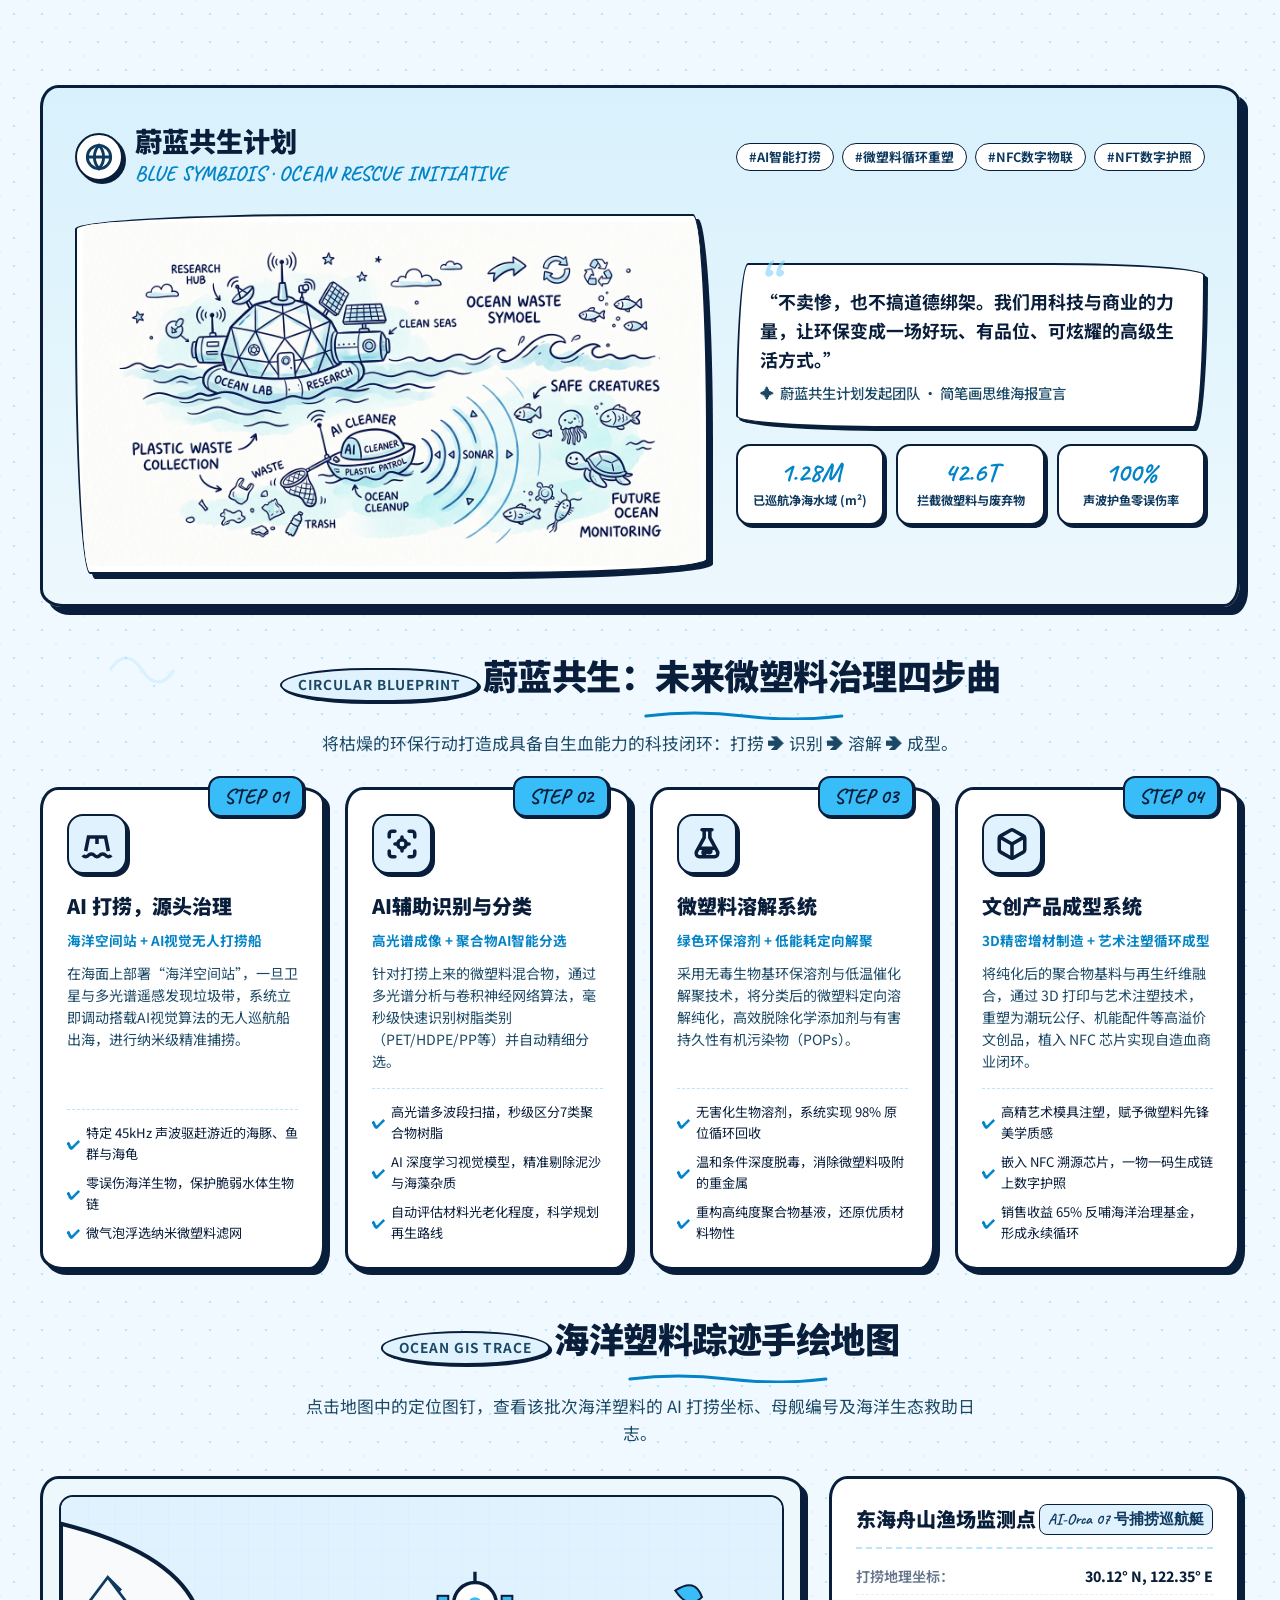
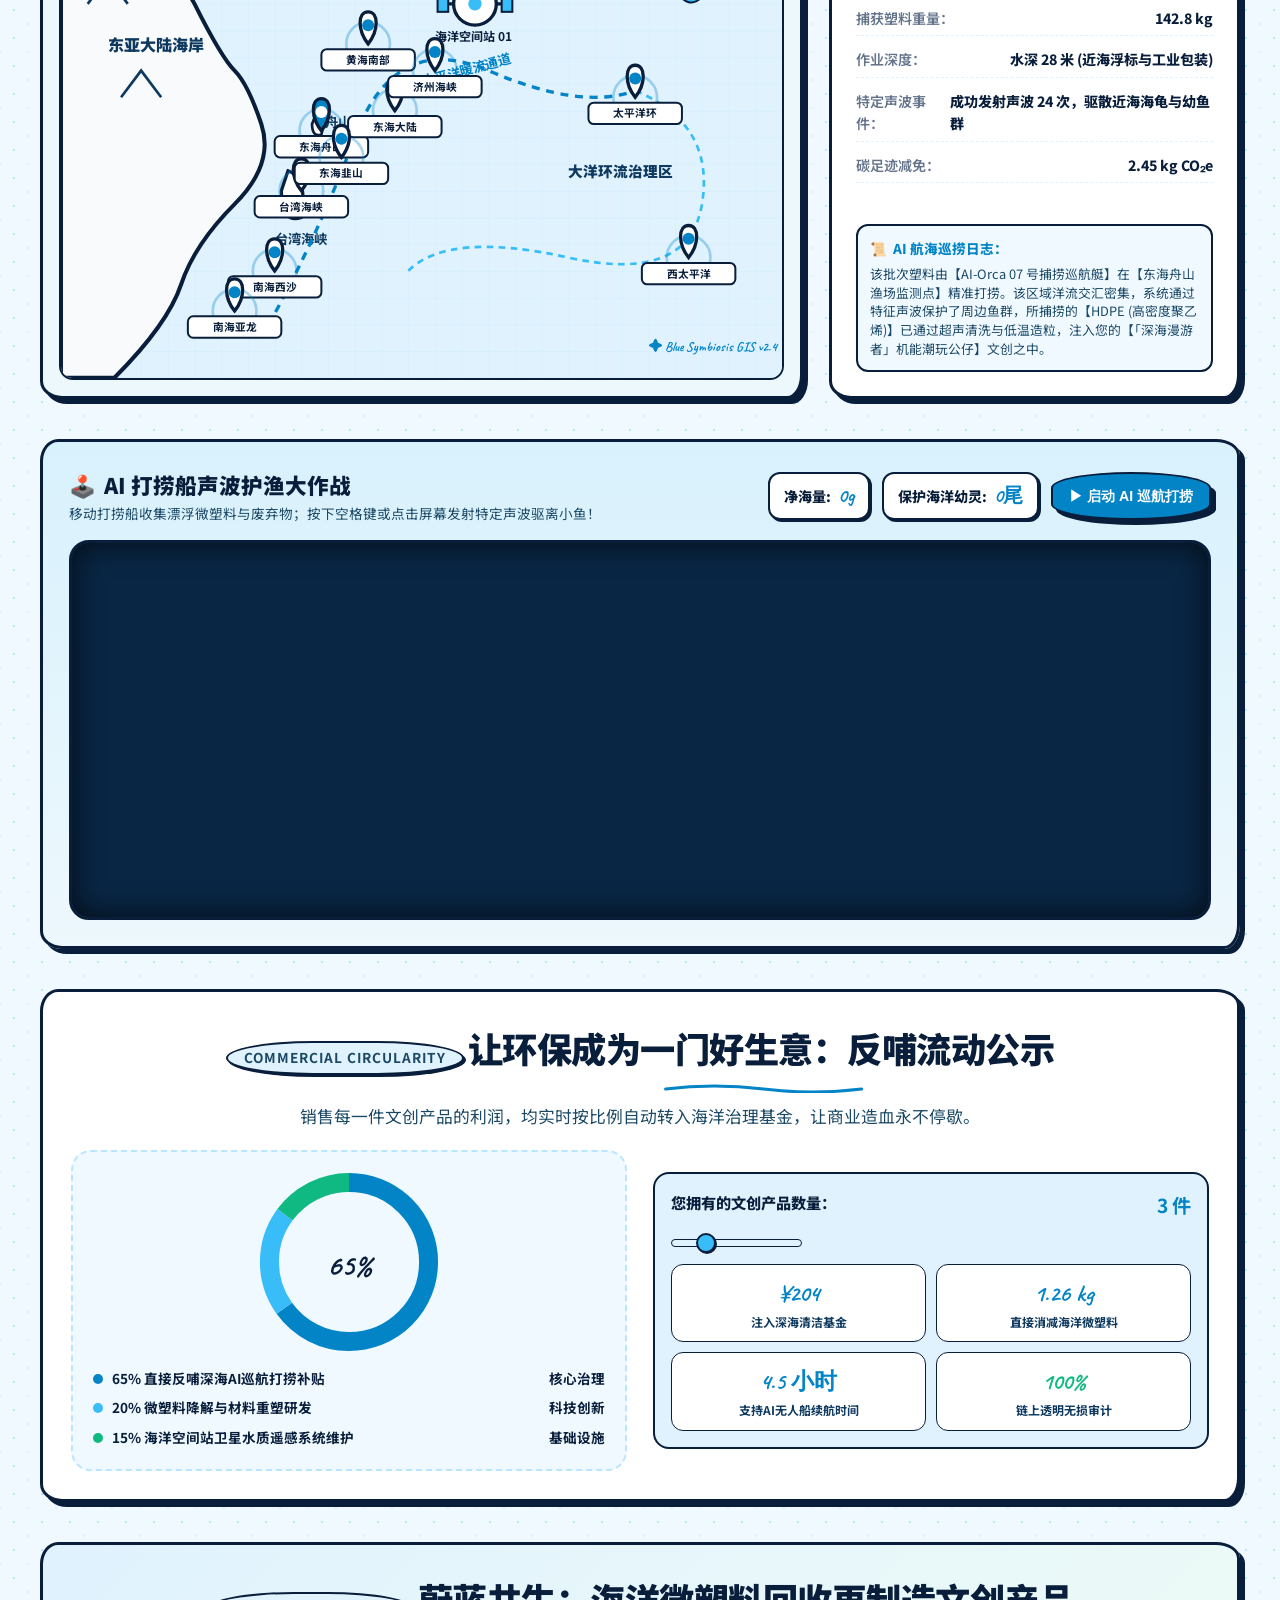
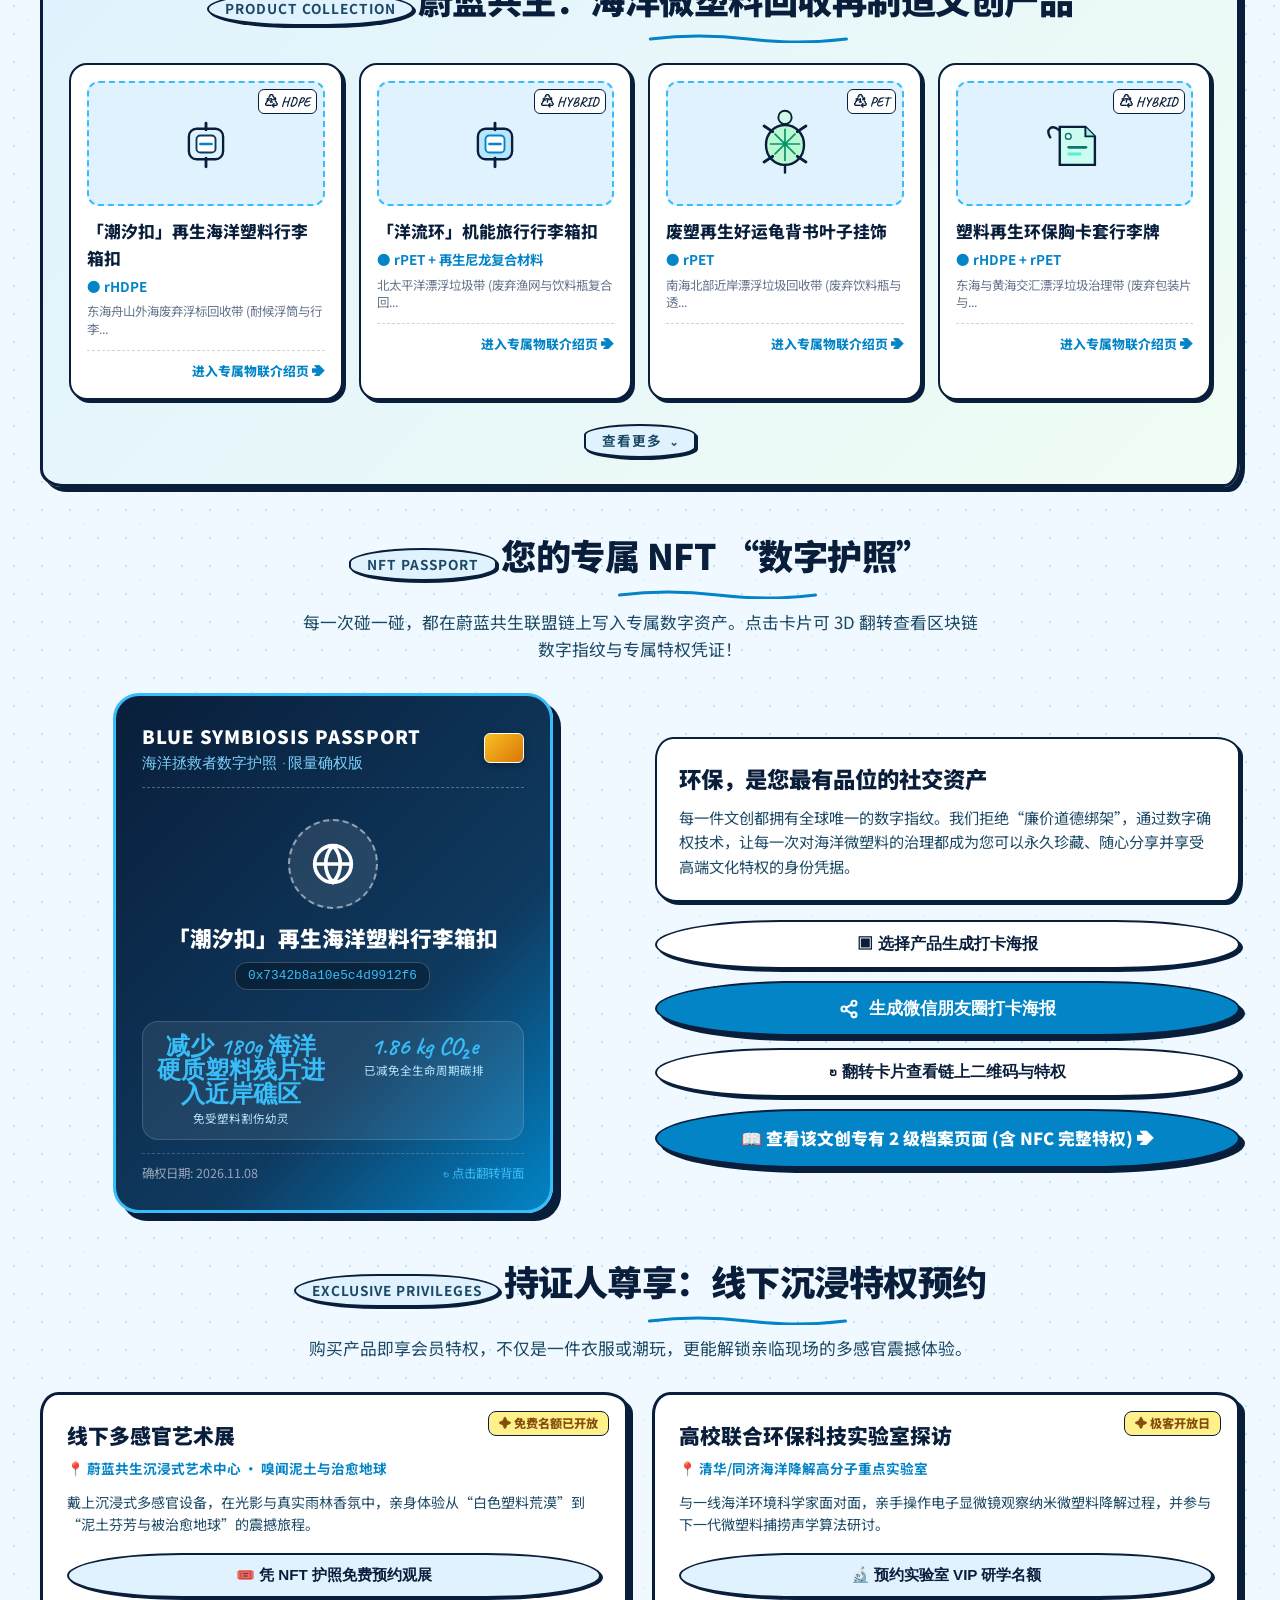
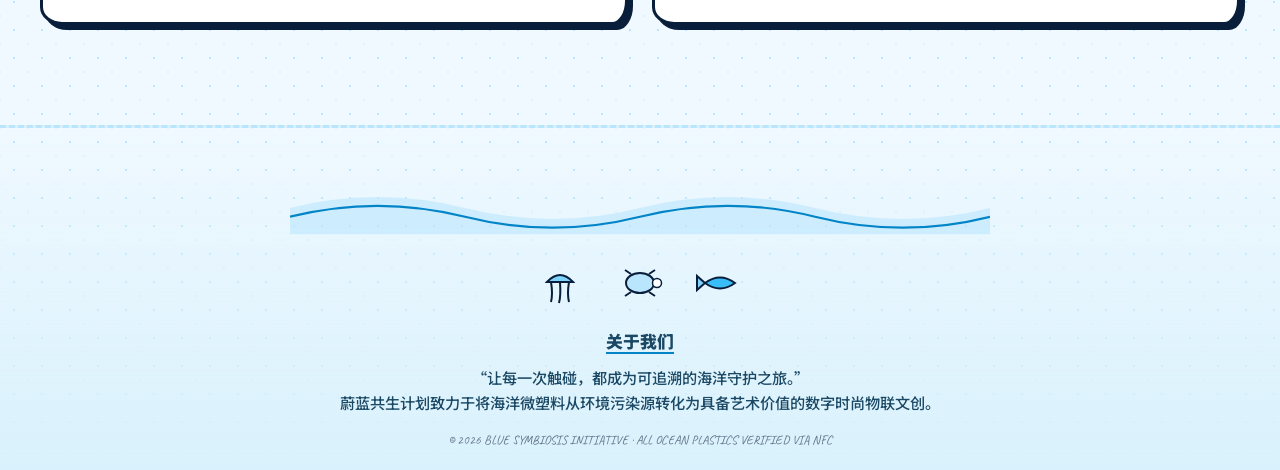
<file: index.html>
<!DOCTYPE html>
<html lang="zh-CN">

<head>
  <meta charset="UTF-8">
  <meta name="viewport" content="width=device-width, initial-scale=1.0">
  <title>蔚蓝共生计划 · 未来海洋微塑料治理与文创交互档案</title>
  <meta name="description" content="蔚蓝共生计划：结合AI无人打捞船与海洋空间站源头治理微塑料，通过NFC芯片碰一碰实现海洋回收塑料溯源与NFT数字护照确权。">
  <!-- 样式表 -->
  <link rel="stylesheet" href="css/style.css">
</head>

<body>

  <!-- 背景漂浮简笔画装饰物 -->
  <div class="bg-doodles-container">
    <svg class="floating-doodle" style="top: 10%; left: 4%; width: 60px;" viewBox="0 0 100 100">
      <path d="M 20,50 Q 50,20 80,50 Q 50,80 20,50 Z" fill="none" stroke="#0ea5e9" stroke-width="3" />
    </svg>
    <svg class="floating-doodle" style="top: 35%; right: 5%; width: 70px; animation-delay: -3s;" viewBox="0 0 100 100">
      <circle cx="50" cy="50" r="30" fill="none" stroke="#38bdf8" stroke-width="3" stroke-dasharray="6,6" />
    </svg>
    <svg class="floating-doodle" style="top: 70%; left: 8%; width: 80px; animation-delay: -6s;" viewBox="0 0 100 100">
      <path d="M 10,50 Q 30,20 50,50 T 90,50" fill="none" stroke="#7dd3fc" stroke-width="4" />
    </svg>
  </div>

  <!-- 顶部悬浮 NFC 状态药丸与全局导航 -->
  <header class="nfc-floating-bar" id="nfcTopBar">
    <div class="nfc-status-pill">
      <span class="nfc-pulse-dot"></span>
      <span id="nfcStatusText">请触碰产品NFC感应区自动跳转到详情页</span>
    </div>
    <div class="quick-tools">
      <button class="tool-icon-btn" id="btnAudioToggle" title="切换海浪背景原声" aria-label="音频切换">
        <span>🔊</span>
      </button>
    </div>
  </header>

  <!-- 主容器 -->
  <main class="main-wrapper">

    <!-- ==========================================================================
         HERO 区域：海报主题与思维风暴蓝图
         ========================================================================== -->
    <section class="hero-section" id="heroSection">
      <div class="hero-banner-top">
        <div class="brand-badge-group">
          <div class="brand-logo-doodle">
            <svg width="28" height="28" viewBox="0 0 24 24" fill="none" stroke="#0f3a60" stroke-width="2.5">
              <path d="M12 2C6.5 2 2 6.5 2 12s4.5 10 10 10 10-4.5 10-10S17.5 2 12 2z" />
              <path
                d="M2 12h20M12 2a15.3 15.3 0 0 1 4 10 15.3 15.3 0 0 1-4 10 15.3 15.3 0 0 1-4-10 15.3 15.3 0 0 1 4-10z" />
            </svg>
          </div>
          <div class="brand-name-wrap">
            <h1>蔚蓝共生计划</h1>
            <div class="en-sub">BLUE SYMBIOIS · OCEAN RESCUE INITIATIVE</div>
          </div>
        </div>
        <div class="hero-hot-tags">
          <span class="hot-tag">#AI智能打捞</span>
          <span class="hot-tag">#微塑料循环重塑</span>
          <span class="hot-tag">#NFC数字物联</span>
          <span class="hot-tag">#NFT数字护照</span>
        </div>
      </div>

      <div class="hero-visual-container">
        <!-- 主视觉看板 -->
        <div class="hero-sketch-board" id="heroVisualBoard">
          <img
            src="assets/images/hero_sketch.jpg"
            class="hero-sketch-img"
            alt="蔚蓝共生计划海洋环保主题手绘主视觉">
        </div>

        <!-- 战略理念与三大指标 -->
        <div class="hero-manifesto-card">
          <div class="manifesto-quote-box">
            <p class="manifesto-quote">
              “不卖惨，也不搞道德绑架。我们用科技与商业的力量，让环保变成一场好玩、有品位、可炫耀的高级生活方式。”
            </p>
            <div class="manifesto-author">
              <span>✦</span> 蔚蓝共生计划发起团队 · 简笔画思维海报宣言
            </div>
          </div>

          <div class="hero-stats-row">
            <div class="hero-stat-item">
              <div class="hero-stat-num">1.28M</div>
              <div class="hero-stat-label">已巡航净海水域 (m²)</div>
            </div>
            <div class="hero-stat-item">
              <div class="hero-stat-num">42.6T</div>
              <div class="hero-stat-label">拦截微塑料与废弃物</div>
            </div>
            <div class="hero-stat-item">
              <div class="hero-stat-num">100%</div>
              <div class="hero-stat-label">声波护鱼零误伤率</div>
            </div>
          </div>
        </div>
      </div>
    </section>

    <!-- ==========================================================================
         模块 2: 塑料材质微观与溯源档案 (Material DNA & Microscope)
         ========================================================================== -->
    <section class="section-header" id="materialSectionHeader">
      <span class="section-tag">MATERIAL ARCHIVE</span>
      <h2 class="section-title">
        这件文创产品使用了什么海洋塑料？
        <svg class="doodle-underline" viewBox="0 0 200 12" fill="none">
          <path d="M 2 8 Q 50 2 100 8 T 198 8" stroke="#0284c7" stroke-width="3" stroke-linecap="round" />
        </svg>
      </h2>
      <p class="section-desc">
        每一件文创都源于海洋打捞的真实塑料残片。通过独家声学超声波清洗与低温造粒技术，将环境杀手转化为先锋设计。
      </p>
    </section>

    <div class="material-detail-container" id="materialDetailContainer">
      <!-- 左侧：材质档案卡片 -->
      <div class="material-main-card">
        <div class="plastic-id-header">
          <div class="plastic-title-group">
            <div class="plastic-resin-badge">
              <span class="num" id="plasticBadgeNum">2</span>
              <span class="symbol" id="plasticBadgeSymbol">HDPE</span>
            </div>
            <div class="plastic-meta">
              <h3 id="plasticTitle">HDPE (高密度聚乙烯)</h3>
              <p>海洋回收聚合物档案 · 国际通用树脂代码</p>
            </div>
          </div>
          <div class="degrade-years-pill" id="plasticDegradeYears">
            自然降解约 500 年
          </div>
        </div>

        <!-- 塑料前世今生流程管道 -->
        <div class="transformation-pipeline">
          <div class="pipeline-step">
            <div class="pipeline-icon-wrap">
              <svg width="26" height="26" viewBox="0 0 24 24" fill="none" stroke="#0f3a60" stroke-width="2">
                <path d="M3 6h18M8 6V4h8v2M19 6v14a2 2 0 0 1-2 2H7a2 2 0 0 1-2-2V6" />
              </svg>
            </div>
            <h4>打捞前形态</h4>
            <p id="sourceFormDesc">东海破损工业浮漂残片</p>
          </div>

          <div class="pipeline-arrow">➔</div>

          <div class="pipeline-step">
            <div class="pipeline-icon-wrap">
              <svg width="26" height="26" viewBox="0 0 24 24" fill="none" stroke="#0284c7" stroke-width="2">
                <path
                  d="M12 2v4M12 18v4M4.93 4.93l2.83 2.83M16.24 16.24l2.83 2.83M2 12h4M18 12h4M4.93 19.07l2.83-2.83M16.24 7.76l2.83-2.83" />
              </svg>
            </div>
            <h4>再生纯化工序</h4>
            <p id="processFlowDesc">超声清洗 + 240℃ 造粒</p>
          </div>

          <div class="pipeline-arrow">➔</div>

          <div class="pipeline-step">
            <div class="pipeline-icon-wrap">
              <svg width="26" height="26" viewBox="0 0 24 24" fill="none" stroke="#10b981" stroke-width="2">
                <path
                  d="M20.84 4.61a5.5 5.5 0 0 0-7.78 0L12 5.67l-1.06-1.06a5.5 5.5 0 0 0-7.78 7.78l1.06 1.06L12 21.23l7.78-7.78 1.06-1.06a5.5 5.5 0 0 0 0-7.78z" />
              </svg>
            </div>
            <h4>文创终极形态</h4>
            <p id="finalProductDesc">「深海漫游者」潮玩公仔</p>
          </div>
        </div>

        <!-- 物理特性与生态危害 -->
        <div class="plastic-features-list" id="plasticFeatureList">
          <!-- JS 动态填充 -->
        </div>

        <div
          style="margin-top: 18px; background: #fff1f2; border: 2px solid #fda4af; border-radius: 14px; padding: 14px;">
          <h5
            style="color: #be123c; font-size: 0.9rem; font-weight: 800; margin-bottom: 4px; display: flex; align-items: center; gap: 6px;">
            <span>⚠️</span> 微塑料危害防范警示：
          </h5>
          <p id="plasticDangerDesc" style="color: #881337; font-size: 0.82rem; line-height: 1.5;">
            在波浪撞击与紫外线暴晒下破碎成 100~500μm 粗糙颗粒，极易吸附海洋持久性有机污染物（POPs），并被底层甲壳类动物误食。
          </p>
        </div>
      </div>

      <!-- 右侧：交互式微观显微镜 -->
      <div class="microscope-card">
        <div class="microscope-header">
          <h4>
            <svg width="22" height="22" viewBox="0 0 24 24" fill="none" stroke="#0284c7" stroke-width="2.5">
              <circle cx="11" cy="11" r="8" />
              <line x1="21" y1="21" x2="16.65" y2="16.65" />
            </svg>
            微观分子显微镜
          </h4>
          <span style="font-size: 0.8rem; font-weight: 700; color: #0284c7;" id="microZoomVal">100x</span>
        </div>

        <div class="micro-view-screen">
          <canvas id="microscopeCanvas" class="micro-canvas"></canvas>
          <div class="micro-reticle"></div>
        </div>

        <div class="micro-controls">
          <div class="micro-slider-wrap">
            <span>放大倍率</span>
            <input type="range" min="1" max="4" step="0.2" value="1" class="micro-slider" id="microZoomSlider">
            <span>400x 纳米级</span>
          </div>
          <div class="micro-info-text">
            💡 <strong>显微提示：</strong>滑动滑块观察高分子聚合物网状结构。通过超声波纯化，已完全去除附着微藻与重金属毒素，分子链重新结晶。
          </div>
        </div>
      </div>
    </div>

    <!-- ==========================================================================
         模块 3: 四大核心战略流程 (The 4 Pillars of Blue Symbiosis)
         ========================================================================== -->
    <section class="section-header" id="strategySectionHeader">
      <span class="section-tag">CIRCULAR BLUEPRINT</span>
      <h2 class="section-title">
        蔚蓝共生：未来微塑料治理四步曲
        <svg class="doodle-underline" viewBox="0 0 200 12" fill="none">
          <path d="M 2 8 Q 50 2 100 8 T 198 8" stroke="#0284c7" stroke-width="3" stroke-linecap="round" />
        </svg>
      </h2>
      <p class="section-desc">
        将枯燥的环保行动打造成具备自生血能力的科技闭环：打捞 ➔ 识别 ➔ 溶解 ➔ 成型。
      </p>
    </section>

    <div class="strategy-pillars-grid">
      <!-- 战略 1 -->
      <div class="pillar-card">
        <span class="pillar-num-stamp">STEP 01</span>
        <div class="pillar-icon-box">
          <svg width="34" height="34" viewBox="0 0 24 24" fill="none" stroke="#091e3a" stroke-width="2.5">
            <path
              d="M2 20a2.4 2.4 0 0 0 2 1 2.4 2.4 0 0 0 2-1 2.4 2.4 0 0 1 2-1 2.4 2.4 0 0 1 2 1 2.4 2.4 0 0 0 2 1 2.4 2.4 0 0 0 2-1 2.4 2.4 0 0 1 2-1 2.4 2.4 0 0 1 2 1 2.4 2.4 0 0 0 2 1 2.4 2.4 0 0 0 2-1" />
            <path d="M4 17l2-10h12l2 10" />
            <path d="M12 7v5" />
          </svg>
        </div>
        <h3>AI 打捞，源头治理</h3>
        <div class="pillar-subtitle">海洋空间站 + AI视觉无人打捞船</div>
        <p class="pillar-desc">
          在海面上部署“海洋空间站”，一旦卫星与多光谱遥感发现垃圾带，系统立即调动搭载AI视觉算法的无人巡航船出海，进行纳米级精准捕捞。
        </p>
        <ul class="pillar-points">
          <li>特定 45kHz 声波驱赶游近的海豚、鱼群与海龟</li>
          <li>零误伤海洋生物，保护脆弱水体生物链</li>
          <li>微气泡浮选纳米微塑料滤网</li>
        </ul>
      </div>

      <!-- 战略 2 -->
      <div class="pillar-card">
        <span class="pillar-num-stamp">STEP 02</span>
        <div class="pillar-icon-box">
          <svg width="34" height="34" viewBox="0 0 24 24" fill="none" stroke="#091e3a" stroke-width="2.5"
            stroke-linecap="round" stroke-linejoin="round">
            <path d="M3 7V5a2 2 0 0 1 2-2h2" />
            <path d="M17 3h2a2 2 0 0 1 2 2v2" />
            <path d="M21 17v2a2 2 0 0 1-2 2h-2" />
            <path d="M7 21H5a2 2 0 0 1-2-2v-2" />
            <circle cx="12" cy="12" r="3" />
            <path d="M12 7v2m0 6v2M7 12h2m6 0h2" />
          </svg>
        </div>
        <h3>AI辅助识别与分类</h3>
        <div class="pillar-subtitle">高光谱成像 + 聚合物AI智能分选</div>
        <p class="pillar-desc">
          针对打捞上来的微塑料混合物，通过多光谱分析与卷积神经网络算法，毫秒级快速识别树脂类别（PET/HDPE/PP等）并自动精细分选。
        </p>
        <ul class="pillar-points">
          <li>高光谱多波段扫描，秒级区分7类聚合物树脂</li>
          <li>AI 深度学习视觉模型，精准剔除泥沙与海藻杂质</li>
          <li>自动评估材料光老化程度，科学规划再生路线</li>
        </ul>
      </div>

      <!-- 战略 3 -->
      <div class="pillar-card">
        <span class="pillar-num-stamp">STEP 03</span>
        <div class="pillar-icon-box">
          <svg width="34" height="34" viewBox="0 0 24 24" fill="none" stroke="#091e3a" stroke-width="2.5"
            stroke-linecap="round" stroke-linejoin="round">
            <path d="M10 2v5.5L4.5 17.5A2.5 2.5 0 0 0 6.6 21h10.8a2.5 2.5 0 0 0 2.1-3.5L14 7.5V2" />
            <path d="M8.5 2h7" />
            <path d="M7 15h10" />
            <circle cx="10" cy="18" r="0.8" fill="#091e3a" />
            <circle cx="13.5" cy="17" r="1.2" fill="#091e3a" />
          </svg>
        </div>
        <h3>微塑料溶解系统</h3>
        <div class="pillar-subtitle">绿色环保溶剂 + 低能耗定向解聚</div>
        <p class="pillar-desc">
          采用无毒生物基环保溶剂与低温催化解聚技术，将分类后的微塑料定向溶解纯化，高效脱除化学添加剂与有害持久性有机污染物（POPs）。
        </p>
        <ul class="pillar-points">
          <li>无害化生物溶剂，系统实现 98% 原位循环回收</li>
          <li>温和条件深度脱毒，消除微塑料吸附的重金属</li>
          <li>重构高纯度聚合物基液，还原优质材料物性</li>
        </ul>
      </div>

      <!-- 战略 4 -->
      <div class="pillar-card">
        <span class="pillar-num-stamp">STEP 04</span>
        <div class="pillar-icon-box">
          <svg width="34" height="34" viewBox="0 0 24 24" fill="none" stroke="#091e3a" stroke-width="2.5"
            stroke-linecap="round" stroke-linejoin="round">
            <path
              d="M21 16V8a2 2 0 0 0-1-1.73l-7-4a2 2 0 0 0-2 0l-7 4A2 2 0 0 0 3 8v8a2 2 0 0 0 1 1.73l7 4a2 2 0 0 0 2 0l7-4A2 2 0 0 0 21 16z" />
            <polyline points="3.27 6.96 12 12.01 20.73 6.96" />
            <line x1="12" y1="22.08" x2="12" y2="12" />
          </svg>
        </div>
        <h3>文创产品成型系统</h3>
        <div class="pillar-subtitle">3D精密增材制造 + 艺术注塑循环成型</div>
        <p class="pillar-desc">
          将纯化后的聚合物基料与再生纤维融合，通过 3D 打印与艺术注塑技术，重塑为潮玩公仔、机能配件等高溢价文创品，植入 NFC 芯片实现自造血商业闭环。
        </p>
        <ul class="pillar-points">
          <li>高精艺术模具注塑，赋予微塑料先锋美学质感</li>
          <li>嵌入 NFC 溯源芯片，一物一码生成链上数字护照</li>
          <li>销售收益 65% 反哺海洋治理基金，形成永续循环</li>
        </ul>
      </div>
    </div>

    <!-- ==========================================================================
         模块 4: 海洋塑料踪迹手绘地图 (Ocean Plastic Traceability Map)
         ========================================================================== -->
    <section class="section-header" id="mapSectionHeader">
      <span class="section-tag">OCEAN GIS TRACE</span>
      <h2 class="section-title">
        海洋塑料踪迹手绘地图
        <svg class="doodle-underline" viewBox="0 0 200 12" fill="none">
          <path d="M 2 8 Q 50 2 100 8 T 198 8" stroke="#0284c7" stroke-width="3" stroke-linecap="round" />
        </svg>
      </h2>
      <p class="section-desc">
        点击地图中的定位图钉，查看该批次海洋塑料的 AI 打捞坐标、母舰编号及海洋生态救助日志。
      </p>
    </section>

    <div class="ocean-trace-container">
      <!-- 手绘矢量海图 -->
      <div class="trace-map-board" id="oceanTraceMapContainer">
        <!-- 由 map.js 动态绘制 -->
      </div>

      <!-- 右侧：打捞日志详情 -->
      <div class="trace-info-panel">
        <div class="trace-info-header">
          <h3 id="tracePointTitle">东海舟山渔场监测点</h3>
          <span class="salvage-boat-badge" id="traceBoatBadge">AI-Orca 07 号捕捞巡航艇</span>
        </div>

        <div class="trace-detail-list">
          <div class="trace-row">
            <span class="trace-label">打捞地理坐标：</span>
            <span class="trace-value" id="traceCoordVal">30.12° N, 122.35° E</span>
          </div>
          <div class="trace-row">
            <span class="trace-label">捕获塑料重量：</span>
            <span class="trace-value" id="traceWeightVal">142.8 kg</span>
          </div>
          <div class="trace-row">
            <span class="trace-label">作业深度：</span>
            <span class="trace-value" id="traceDepthVal">水深 28 米 (近海浮标与包装)</span>
          </div>
          <div class="trace-row">
            <span class="trace-label">特定声波事件：</span>
            <span class="trace-value" id="traceSonarVal">成功发射声波 24 次，驱散近海海龟与幼鱼群</span>
          </div>
          <div class="trace-row">
            <span class="trace-label">碳足迹减免：</span>
            <span class="trace-value" id="traceCarbonVal">2.45 kg CO₂e</span>
          </div>
        </div>

        <div class="salvage-log-box">
          <h5><span>📜</span> AI 航海巡捞日志：</h5>
          <p id="traceLogDesc">
            该批次塑料由【AI-Orca 07 号捕捞巡航艇】在【东海舟山渔场监测点】精准打捞。该区域洋流交汇密集，系统通过特征声波保护了周边鱼群，所捕捞的高密度聚乙烯已进入文创生产线。
          </p>
        </div>
      </div>
    </div>

    <!-- ==========================================================================
         模块 5: 专属 NFT 数字护照与 3D 翻转卡片 (NFT Digital Passport)
         ========================================================================== -->
    <section class="passport-section-wrapper" id="passportSection">
      <div class="section-header">
        <span class="section-tag">NFT PASSPORT</span>
        <h2 class="section-title">
          您的专属 NFT “数字护照”
          <svg class="doodle-underline" viewBox="0 0 200 12" fill="none">
            <path d="M 2 8 Q 50 2 100 8 T 198 8" stroke="#0284c7" stroke-width="3" stroke-linecap="round" />
          </svg>
        </h2>
        <p class="section-desc">
          每一次碰一碰，都在蔚蓝共生联盟链上写入专属数字资产。点击卡片可 3D 翻转查看区块链数字指纹与专属特权凭证！
        </p>
      </div>

      <div class="passport-layout-grid">
        <!-- 3D 翻转卡片 -->
        <div class="card-3d-scene">
          <div class="passport-card-inner" id="passportCardInner">
            <!-- 正面 -->
            <div class="passport-face passport-front">
              <div class="passport-top-badge">
                <div class="passport-title-wrap">
                  <h4>BLUE SYMBIOSIS PASSPORT</h4>
                  <div class="sub">海洋拯救者数字护照 · 限量确权版</div>
                </div>
                <div class="passport-chip-doodle"></div>
              </div>

              <div class="passport-product-dna">
                <div class="dna-icon-circle">
                  <svg width="44" height="44" viewBox="0 0 24 24" fill="none" stroke="#ffffff" stroke-width="2">
                    <circle cx="12" cy="12" r="10" />
                    <path d="M12 2a14.5 14.5 0 0 0 0 20 14.5 14.5 0 0 0 0-20" />
                    <path d="M2 12h20" />
                  </svg>
                </div>
                <h3 class="passport-prod-name" id="passportProdTitle">「深海漫游者」机能潮玩公仔</h3>
                <span class="passport-hash-pill" id="passportTokenHash">0x8849...B10A</span>
              </div>

              <div class="passport-impact-metrics">
                <div class="metric-cell">
                  <div class="num" id="passportRescueNum">38 尾幼龟幼鱼</div>
                  <div class="label">免受塑料割伤幼灵</div>
                </div>
                <div class="metric-cell">
                  <div class="num" id="passportCarbonNum">2.45 kg CO₂e</div>
                  <div class="label">已减免全生命周期碳排</div>
                </div>
              </div>

              <div class="passport-front-footer">
                <div>确权日期: <span id="passportCertDate">2026.09.18</span></div>
                <div class="flip-hint">
                  <span>↻ 点击翻转背面</span>
                </div>
              </div>
            </div>

            <!-- 背面 -->
            <div class="passport-face passport-back">
              <div class="passport-back-header">
                <h4>蔚蓝共生防伪确权验证</h4>
                <div style="font-size: 0.78rem; color: #64748b;">NFC CRYPTOGRAPHIC ZERO-KNOWLEDGE PROOF</div>
              </div>

              <div class="passport-chain-details">
                <div class="chain-item">
                  <span>存证网络：</span>
                  <strong>BlueSymbiosis Eco-Chain</strong>
                </div>
                <div class="chain-item">
                  <span>材质纯度：</span>
                  <strong style="color: #0284c7;">99.4% 海洋打捞再生</strong>
                </div>
                <div class="chain-item">
                  <span>材质代码：</span>
                  <strong id="passportPlasticBadge">♴ HDPE</strong>
                </div>
                <div class="chain-item">
                  <span>智能合约：</span>
                  <span style="font-family: monospace; font-size: 0.72rem;">0x71E98...4F881A</span>
                </div>
              </div>

              <div class="qr-signature-box">
                <div class="mock-qr-code">
                  <svg width="100%" height="100%" viewBox="0 0 60 60">
                    <rect width="60" height="60" fill="#ffffff" />
                    <rect x="4" y="4" width="16" height="16" fill="#091e3a" />
                    <rect x="8" y="8" width="8" height="8" fill="#ffffff" />
                    <rect x="40" y="4" width="16" height="16" fill="#091e3a" />
                    <rect x="44" y="8" width="8" height="8" fill="#ffffff" />
                    <rect x="4" y="40" width="16" height="16" fill="#091e3a" />
                    <rect x="8" y="44" width="8" height="8" fill="#ffffff" />
                    <rect x="26" y="8" width="8" height="8" fill="#091e3a" />
                    <rect x="26" y="26" width="16" height="16" fill="#0284c7" />
                    <rect x="44" y="44" width="12" height="12" fill="#091e3a" />
                  </svg>
                </div>
                <div class="qr-instructions">
                  <h5>VIP 线下展扫码入场凭据</h5>
                  <p>凭此二维码可免费兑换线下多感官体验展入场门票及专属伴手礼。</p>
                </div>
              </div>

              <div style="text-align: center; font-size: 0.75rem; color: #64748b; margin-top: 10px;">
                AI 巡航艇长电子签章：Captain Orca-AI #07
              </div>
            </div>
          </div>
        </div>

        <!-- 护照权益与操作 -->
        <div class="passport-actions-card">
          <div class="passport-hero-intro">
            <h3>环保，是您最有品位的社交资产</h3>
            <p>
              每一件文创都拥有全球唯一的数字指纹。我们拒绝“廉价道德绑架”，通过数字确权技术，让每一次对海洋微塑料的治理都成为您可以永久珍藏、随心分享并享受高端文化特权的身份凭据。
            </p>
          </div>

          <div class="action-buttons-group">
            <button class="btn-doodle-secondary" id="btnSelectPosterProduct" type="button">
              <span>▣ 选择产品生成打卡海报</span>
            </button>

            <button class="btn-doodle-primary" id="btnSharePoster">
              <svg width="20" height="20" viewBox="0 0 24 24" fill="none" stroke="currentColor" stroke-width="2.5">
                <circle cx="18" cy="5" r="3" />
                <circle cx="6" cy="12" r="3" />
                <circle cx="18" cy="19" r="3" />
                <line x1="8.59" y1="13.51" x2="15.42" y2="17.49" />
                <line x1="15.41" y1="6.51" x2="8.59" y2="10.49" />
              </svg>
              <span>生成微信朋友圈打卡海报</span>
            </button>

            <button class="btn-doodle-secondary" id="btnFlipPassport">
              <span>↻ 翻转卡片查看链上二维码与特权</span>
            </button>

            <a href="product.html?id=prod-hdpe" class="btn-doodle-primary" id="btnPassportDedicatedLink"
              style="background: #0284c7; text-decoration: none; display: flex; align-items: center; justify-content: center; gap: 8px;"
              title="进入该文创产品的专有 2 级介绍页">
              <span>📖 查看该文创专有 2 级档案页面 (含 NFC 完整特权) ➔</span>
            </a>
          </div>
        </div>
      </div>
    </section>

    <!-- ==========================================================================
         模块 6: AI打捞船声波护渔互动小游戏 (Interactive Sonar Mini-Game)
         ========================================================================== -->
    <section class="game-section-box" id="gameSection">
      <div class="game-top-bar">
        <div>
          <h3
            style="font-size: 1.35rem; font-weight: 900; color: #091e3a; display: flex; align-items: center; gap: 8px;">
            <span>🕹️</span> AI 打捞船声波护渔大作战
          </h3>
          <p style="font-size: 0.85rem; color: #1b4965;">
            移动打捞船收集漂浮微塑料与废弃物；按下空格键或点击屏幕发射特定声波驱离小鱼！
          </p>
        </div>

        <div class="game-scores-wrap">
          <div class="score-badge">
            净海量: <span class="val" id="gamePlasticsVal">0g</span>
          </div>
          <div class="score-badge">
            保护海洋幼灵: <span class="val" id="gameFishVal">0尾</span>
          </div>
          <button class="btn-doodle-primary" id="btnStartGame" style="padding: 6px 16px; font-size: 0.88rem;">
            <span>▶ 启动 AI 巡航打捞</span>
          </button>
        </div>
      </div>

      <div class="game-canvas-container">
        <canvas id="salvageCanvas"></canvas>
      </div>

      <!-- 移动端虚拟操作手柄 -->
      <div class="game-touch-controls">
        <button class="btn-game-touch" id="btnGameLeft">◀ 船只左移</button>
        <button class="btn-game-touch" id="btnGameSonar" style="background: #38bdf8; color: #091e3a;">📡 发射 45kHz
          声波</button>
        <button class="btn-game-touch" id="btnGameRight">船只右移 ▶</button>
      </div>
    </section>

    <!-- ==========================================================================
         模块 7: 生态闭环账单与反哺流动 (Revenue Feedback Fund)
         ========================================================================== -->
    <section class="fund-tracker-card" id="fundSection">
      <div class="section-header" style="margin-bottom: 20px;">
        <span class="section-tag">COMMERCIAL CIRCULARITY</span>
        <h2 class="section-title">
          让环保成为一门好生意：反哺流动公示
          <svg class="doodle-underline" viewBox="0 0 200 12" fill="none">
            <path d="M 2 8 Q 50 2 100 8 T 198 8" stroke="#0284c7" stroke-width="3" stroke-linecap="round" />
          </svg>
        </h2>
        <p class="section-desc">
          销售每一件文创产品的利润，均实时按比例自动转入海洋治理基金，让商业造血永不停歇。
        </p>
      </div>

      <div class="fund-grid">
        <div class="fund-pie-visual">
          <div class="fund-pie-chart-wrap">
            <svg width="180" height="180" viewBox="0 0 36 36">
              <!-- 65% 海洋治理反哺 -->
              <path d="M18 2.0845 a 15.9155 15.9155 0 0 1 0 31.831 a 15.9155 15.9155 0 0 1 0 -31.831" fill="none"
                stroke="#0284c7" stroke-width="3.8" stroke-dasharray="65, 100" />
              <!-- 20% 循环工业研发 -->
              <path d="M18 2.0845 a 15.9155 15.9155 0 0 1 0 31.831 a 15.9155 15.9155 0 0 1 0 -31.831" fill="none"
                stroke="#38bdf8" stroke-width="3.8" stroke-dasharray="20, 100" stroke-dashoffset="-65" />
              <!-- 15% 空间站运维 -->
              <path d="M18 2.0845 a 15.9155 15.9155 0 0 1 0 31.831 a 15.9155 15.9155 0 0 1 0 -31.831" fill="none"
                stroke="#10b981" stroke-width="3.8" stroke-dasharray="15, 100" stroke-dashoffset="-85" />
              <text x="18" y="20.5" text-anchor="middle" font-size="6" font-family="'Caveat', cursive"
                font-weight="bold" fill="#091e3a">65%</text>
            </svg>
          </div>

          <div class="fund-split-list">
            <div class="fund-split-item">
              <span><span class="fund-dot" style="background:#0284c7;"></span> 65% 直接反哺深海AI巡航打捞补贴</span>
              <span>核心治理</span>
            </div>
            <div class="fund-split-item">
              <span><span class="fund-dot" style="background:#38bdf8;"></span> 20% 微塑料降解与材料重塑研发</span>
              <span>科技创新</span>
            </div>
            <div class="fund-split-item">
              <span><span class="fund-dot" style="background:#10b981;"></span> 15% 海洋空间站卫星水质遥感系统维护</span>
              <span>基础设施</span>
            </div>
          </div>
        </div>

        <!-- 交互式个人反哺影响力计算器 -->
        <div class="fund-calculator-box">
          <div class="calc-slider-card">
            <div
              style="display: flex; justify-content: space-between; font-weight: 800; font-size: 0.95rem; margin-bottom: 8px;">
              <span>您拥有的文创产品数量：</span>
              <strong id="fundItemsCount" style="color: #0284c7; font-size: 1.2rem;">3 件</strong>
            </div>
            <input type="range" min="1" max="10" value="3" class="micro-slider" id="fundItemsSlider">

            <div class="calc-results-row">
              <div class="calc-res-item">
                <div class="calc-res-num" id="fundTotalDonation">¥204</div>
                <div class="calc-res-lbl">注入深海清洁基金</div>
              </div>
              <div class="calc-res-item">
                <div class="calc-res-num" id="fundTotalPlastic">1.26 kg</div>
                <div class="calc-res-lbl">直接消减海洋微塑料</div>
              </div>
              <div class="calc-res-item">
                <div class="calc-res-num" id="fundBoatHours">4.5 小时</div>
                <div class="calc-res-lbl">支持AI无人船续航时间</div>
              </div>
              <div class="calc-res-item">
                <div class="calc-res-num" style="color: #10b981;">100%</div>
                <div class="calc-res-lbl">链上透明无损审计</div>
              </div>
            </div>
          </div>
        </div>
      </div>
    </section>

    <!-- ==========================================================================
         产品区：文创产品列表
         ========================================================================== -->
    <section class="nfc-simulator-box" id="nfcSelectorSection">
      <div class="section-header" style="margin-bottom: 20px;">
        <span class="section-tag">PRODUCT COLLECTION</span>
        <h2 class="section-title">
          蔚蓝共生：海洋微塑料回收再制造文创产品
          <svg class="doodle-underline" viewBox="0 0 200 12" fill="none">
            <path d="M 2 8 Q 50 2 100 8 T 198 8" stroke="#0284c7" stroke-width="3" stroke-linecap="round" />
          </svg>
        </h2>
      </div>

      <div class="products-scroll-grid" id="productsScrollGrid">
        <!-- 由 JavaScript 动态填充 -->
      </div>
      <button class="products-more-button" id="productsMoreButton" type="button" aria-expanded="false">
        <span>查看更多</span>
        <span aria-hidden="true">⌄</span>
      </button>
    </section>

    <!-- ==========================================================================
         模块 8: 生态特权中心 (Offline Multi-Sensory Art Exhibition & Eco-Lab Booking)
         ========================================================================== -->
    <section class="section-header" id="perksSectionHeader">
      <span class="section-tag">EXCLUSIVE PRIVILEGES</span>
      <h2 class="section-title">
        持证人尊享：线下沉浸特权预约
        <svg class="doodle-underline" viewBox="0 0 200 12" fill="none">
          <path d="M 2 8 Q 50 2 100 8 T 198 8" stroke="#0284c7" stroke-width="3" stroke-linecap="round" />
        </svg>
      </h2>
      <p class="section-desc">
        购买产品即享会员特权，不仅是一件衣服或潮玩，更能解锁亲临现场的多感官震撼体验。
      </p>
    </section>

    <div class="perks-grid">
      <!-- 特权 1 -->
      <div class="perk-card">
        <span class="perk-badge-corner">✦ 免费名额已开放</span>
        <h3>线下多感官艺术展</h3>
        <div class="place-tag">📍 蔚蓝共生沉浸式艺术中心 · 嗅闻泥土与治愈地球</div>
        <p>
          戴上沉浸式多感官设备，在光影与真实雨林香氛中，亲身体验从“白色塑料荒漠”到“泥土芬芳与被治愈地球”的震撼旅程。
        </p>
        <button class="btn-book-perk" id="btnBookExhibition">
          <span>🎟️ 凭 NFT 护照免费预约观展</span>
        </button>
      </div>

      <!-- 特权 2 -->
      <div class="perk-card">
        <span class="perk-badge-corner">✦ 极客开放日</span>
        <h3>高校联合环保科技实验室探访</h3>
        <div class="place-tag">📍 清华/同济海洋降解高分子重点实验室</div>
        <p>
          与一线海洋环境科学家面对面，亲手操作电子显微镜观察纳米微塑料降解过程，并参与下一代微塑料捕捞声学算法研讨。
        </p>
        <button class="btn-book-perk" id="btnBookLab">
          <span>🔬 预约实验室 VIP 研学名额</span>
        </button>
      </div>
    </div>

  </main>

  <script>
    const mainContent = document.querySelector('.main-wrapper');
    const productSection = document.getElementById('nfcSelectorSection');
    const passportSection = document.getElementById('passportSection');
    const perksHeader = document.getElementById('perksSectionHeader');
    if (passportSection && perksHeader) {
      perksHeader.before(passportSection);
    }
  </script>

  <!-- ==========================================================================
       页脚简笔画海浪与致谢
       ========================================================================== -->
  <footer class="footer-section">
    <svg class="footer-waves-svg" viewBox="0 0 800 60" fill="none">
      <path d="M 0,30 Q 100,5 200,30 T 400,30 T 600,30 T 800,30 L 800,60 L 0,60 Z" fill="#bae6fd" opacity="0.6" />
      <path d="M 0,40 Q 100,15 200,40 T 400,40 T 600,40 T 800,40" stroke="#0284c7" stroke-width="2.5" fill="none" />
    </svg>

    <div class="footer-creatures-doodle">
      <!-- 水母简笔画 -->
      <svg class="footer-creature-item" viewBox="0 0 50 50">
        <path d="M 12,24 Q 25,10 38,24 Z" fill="#7dd3fc" stroke="#091e3a" stroke-width="2" />
        <path d="M 16,24 Q 18,36 16,44 M 25,24 Q 26,38 24,45 M 34,24 Q 32,36 34,44" stroke="#091e3a" stroke-width="2"
          fill="none" />
      </svg>
      <!-- 小海龟简笔画 -->
      <svg class="footer-creature-item" style="animation-delay: -2s;" viewBox="0 0 50 50">
        <ellipse cx="25" cy="25" rx="14" ry="10" fill="#bae6fd" stroke="#091e3a" stroke-width="2" />
        <circle cx="42" cy="25" r="4.5" fill="#ffffff" stroke="#091e3a" stroke-width="1.5" />
        <path d="M 16,16 L 10,12 M 34,16 L 40,12 M 16,34 L 10,38 M 34,34 L 40,38" stroke="#091e3a" stroke-width="2" />
      </svg>
      <!-- 小鱼简笔画 -->
      <svg class="footer-creature-item" style="animation-delay: -4s;" viewBox="0 0 50 50">
        <path d="M 10,25 Q 25,14 40,25 Q 25,36 10,25 Z" fill="#38bdf8" stroke="#091e3a" stroke-width="2" />
        <path d="M 10,25 L 2,18 L 2,32 Z" fill="#7dd3fc" stroke="#091e3a" stroke-width="2" />
      </svg>
    </div>

    <a class="footer-about-link" href="about.html">关于我们</a>

    <p class="footer-manifesto-text">
      “让每一次触碰，都成为可追溯的海洋守护之旅。”<br>
      蔚蓝共生计划致力于将海洋微塑料从环境污染源转化为具备艺术价值的数字时尚物联文创。
    </p>

    <div class="copyright-text">
      © 2026 BLUE SYMBIOSIS INITIATIVE · ALL OCEAN PLASTICS VERIFIED VIA NFC
    </div>
  </footer>

  <!-- ==========================================================================
       通用弹窗：微信朋友圈分享海报卡
       ========================================================================== -->
  <div class="modal-overlay" id="modalSharePoster">
    <div class="modal-content-box">
      <button class="btn-close-modal" aria-label="关闭弹窗">×</button>

      <div style="text-align: center; margin-bottom: 12px;">
        <span class="section-tag">SOCIAL CURRENCY</span>
        <h3 style="font-size: 1.35rem; font-weight: 900; color: #091e3a;">我的蔚蓝共生打卡海报</h3>
        <p style="font-size: 0.85rem; color: #64748b;">长按保存或截图，炫耀您的专属微塑料拯救贡献</p>
      </div>

      <div class="poster-preview-card">
        <div style="font-size: 0.82rem; font-weight: 800; color: #0284c7; letter-spacing: 1px;">
          ✦ BLUE SYMBIOSIS VERIFIED CITIZEN ✦
        </div>
        <h3 id="posterProdName" style="margin: 8px 0;">「深海漫游者」机能潮玩公仔</h3>
        <div style="font-size: 0.9rem; font-weight: 800; color: #0f3a60;">
          材质身份：<span id="posterResinCode" style="color: #0284c7;">♴ HDPE</span>
        </div>

        <p class="poster-quote" id="posterRescue">
          保护 38 尾幼龟与底栖石斑鱼免受塑料割伤
        </p>

        <div
          style="background: #ffffff; border: 2px dashed #091e3a; border-radius: 12px; padding: 10px; margin: 12px 0; font-size: 0.8rem; text-align: left;">
          <div>📍 打捞海域：<span id="posterOrigin">东海舟山渔场监测点</span></div>
          <div>⛓️ 链上唯一存证：<span id="posterTokenHash" style="font-family: monospace;">0x8849...B10A</span></div>
          <div>🛡️ 防伪 NFC 状态：已碰一碰认证通过</div>
        </div>

        <div
          style="display: flex; align-items: center; justify-content: space-between; border-top: 1.5px dashed #7dd3fc; padding-top: 10px;">
          <div style="text-align: left;">
            <div style="font-size: 0.85rem; font-weight: 900; color: #091e3a;">扫码认识微塑料治理</div>
            <div style="font-size: 0.72rem; color: #64748b;">用科技让海洋更蓝</div>
          </div>
          <div
            style="width: 50px; height: 50px; background: #fff; border: 1.5px solid #091e3a; border-radius: 6px; padding: 2px;">
            <svg width="100%" height="100%" viewBox="0 0 24 24" fill="#091e3a">
              <path
                d="M2 2h8v8H2zm2 2v4h4V4zm10-2h8v8h-8zm2 2v4h4V4zM2 14h8v8H2zm2 2v4h4v-4zm14-2h4v4h-4zm-4 4h4v4h-4zm4 0h4v4h-4z" />
            </svg>
          </div>
        </div>
      </div>

      <button class="btn-doodle-primary" style="width: 100%; margin-top: 12px;"
        onclick="alert('📸 海报已生成，可直接截屏分享至朋友圈！')">
        <span>📸 点击一键保存打卡海报</span>
      </button>
    </div>
  </div>

  <!-- ==========================================================================
       通用弹窗：选择数字护照产品
       ========================================================================== -->
  <div class="modal-overlay" id="modalSelectPosterProduct">
    <div class="modal-content-box">
      <button class="btn-close-modal" aria-label="关闭弹窗">×</button>

      <div style="text-align: center; margin-bottom: 16px;">
        <span class="section-tag">CHOOSE YOUR PRODUCT</span>
        <h3 style="font-size: 1.35rem; font-weight: 900; color: #091e3a;">选择要生成海报的产品</h3>
        <p style="font-size: 0.85rem; color: #64748b;">选择后会同步更新 NFT 数字护照和打卡海报</p>
      </div>

      <div class="poster-product-options" id="posterProductOptions" role="list"></div>
    </div>
  </div>

  <!-- ==========================================================================
       通用弹窗：线下特权预约
       ========================================================================== -->
  <div class="modal-overlay" id="modalBooking">
    <div class="modal-content-box">
      <button class="btn-close-modal" aria-label="关闭弹窗">×</button>

      <div style="text-align: center; margin-bottom: 16px;">
        <span class="section-tag">VIP BOOKING</span>
        <h3 id="bookingModalTitle" style="font-size: 1.3rem; font-weight: 900; color: #091e3a;">
          预约线下沉浸式体验
        </h3>
        <p style="font-size: 0.85rem; color: #64748b;">持文创 NFC 芯片免费通行 · 无需额外购票</p>
      </div>

      <form id="bookingForm">
        <input type="hidden" id="bookingEventName" value="">

        <div class="doodle-form-group">
          <label for="bookingUserName">护照持有者姓名 / 昵称：</label>
          <input type="text" id="bookingUserName" class="doodle-input" placeholder="例如：蔚蓝探索者" required>
        </div>

        <div class="doodle-form-group">
          <label for="bookingPhone">手机号 (用于接收通行二维码短信)：</label>
          <input type="tel" id="bookingPhone" class="doodle-input" placeholder="138 **** 8888" required>
        </div>

        <div class="doodle-form-group">
          <label for="bookingDate">期望预约日期：</label>
          <input type="date" id="bookingDate" class="doodle-input" value="2026-11-01" required>
        </div>

        <div class="doodle-form-group">
          <label>核验方式：</label>
          <div
            style="background: #e0f2fe; border: 1.5px solid #091e3a; border-radius: 10px; padding: 10px; font-size: 0.82rem;">
            📱 入场时，请向迎宾人员出示包含 NFC 芯片的文创实体产品，碰一碰即可自动闸机放行。
          </div>
        </div>

        <button type="submit" class="btn-doodle-primary" style="width: 100%; margin-top: 10px;">
          <span>✓ 确认生成电子入场通行券</span>
        </button>
      </form>
    </div>
  </div>

  <!-- 脚本引入 -->
  <script src="js/products-data.js"></script>
  <script src="js/audio.js"></script>
  <script src="js/game.js"></script>
  <script src="js/map.js"></script>
  <script src="js/app.js"></script>
</body>

</html>
</file>
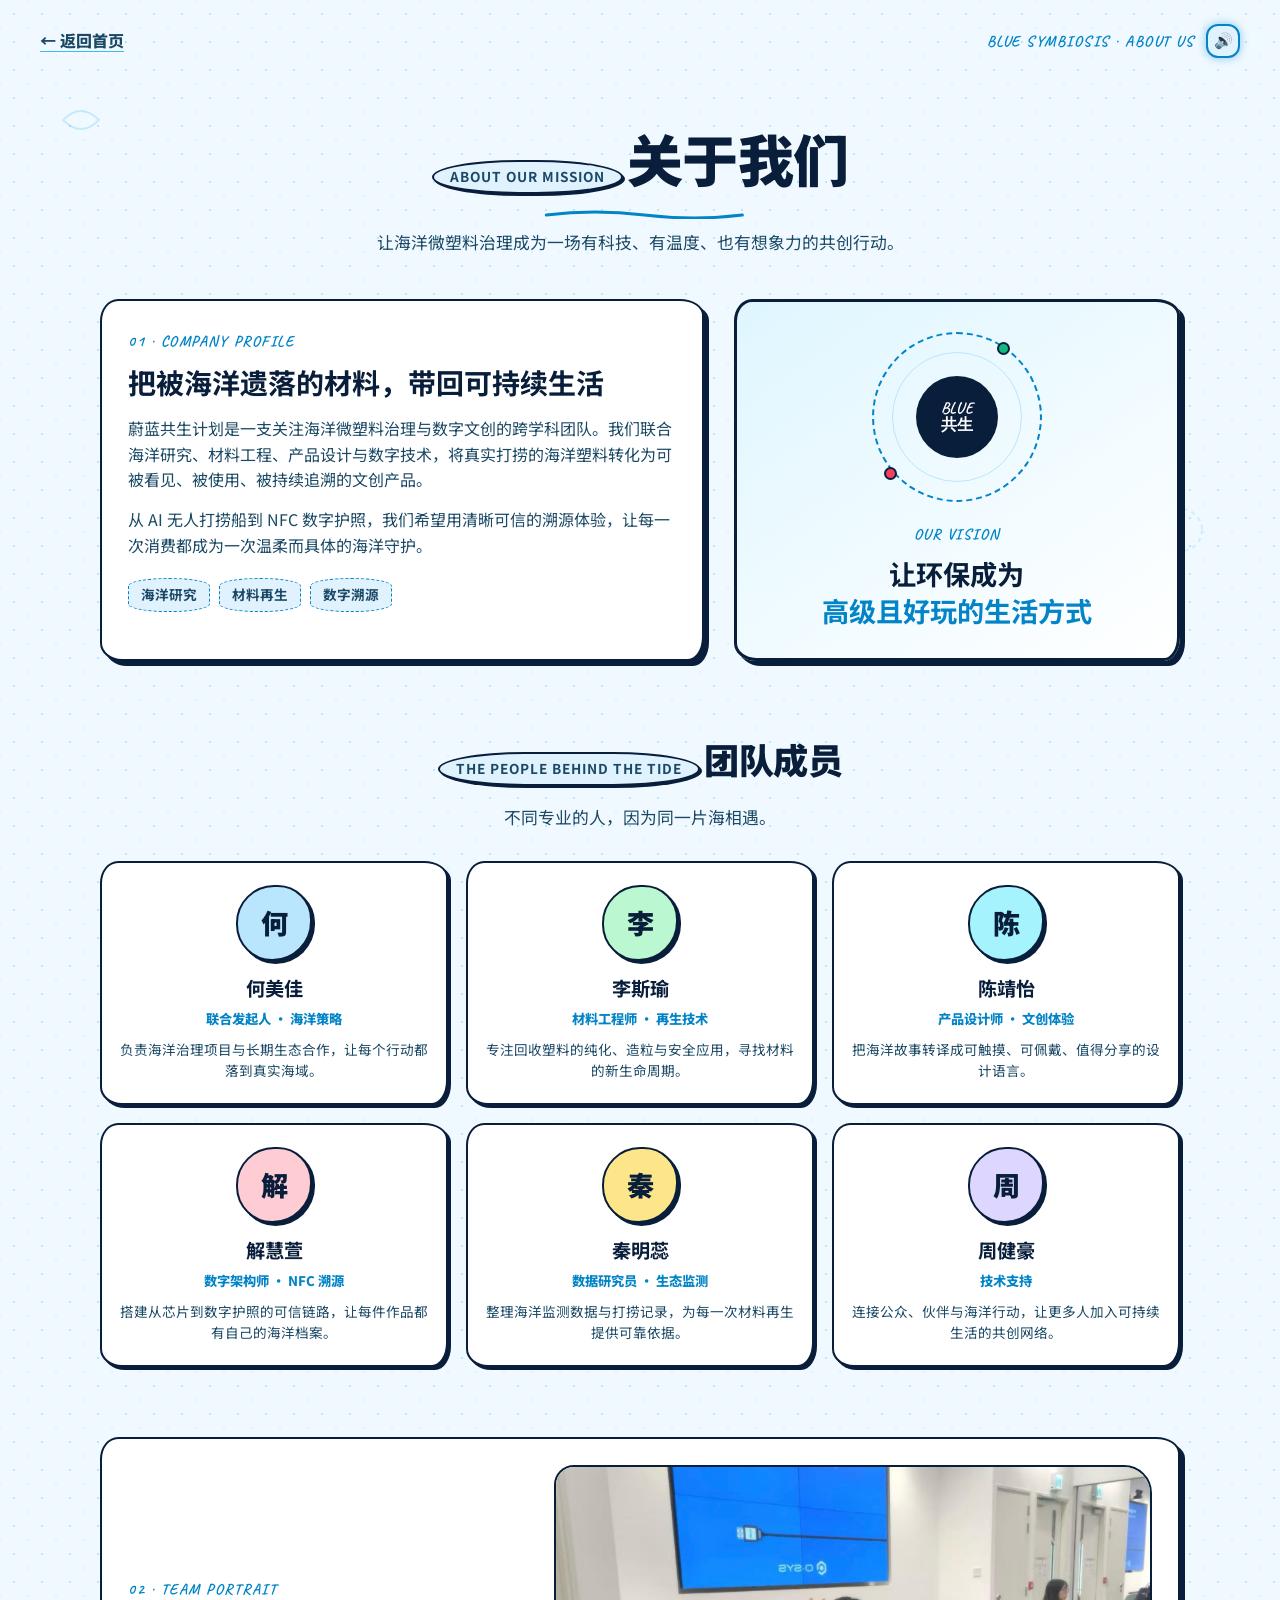
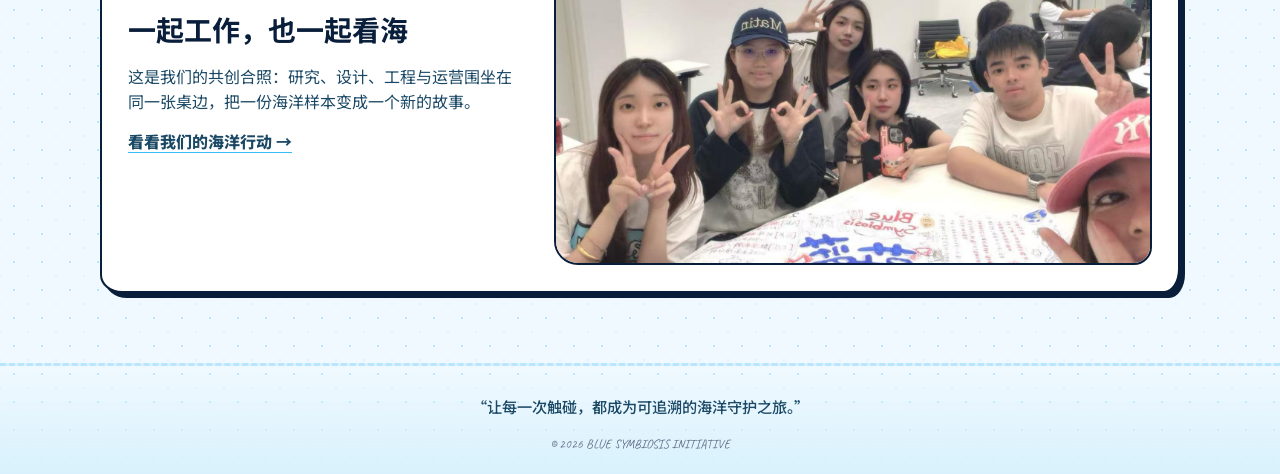
<file: about.html>
<!DOCTYPE html>
<html lang="zh-CN">

<head>
  <meta charset="UTF-8">
  <meta name="viewport" content="width=device-width, initial-scale=1.0">
  <title>关于我们 · 蔚蓝共生计划</title>
  <meta name="description" content="了解蔚蓝共生计划的使命、团队成员与海洋微塑料治理愿景。">
  <link rel="stylesheet" href="css/style.css">
  <link rel="stylesheet" href="css/about.css">
</head>

<body>
  <div class="bg-doodles-container" aria-hidden="true">
    <svg class="floating-doodle" style="top: 10%; left: 4%; width: 60px;" viewBox="0 0 100 100">
      <path d="M 20,50 Q 50,20 80,50 Q 50,80 20,50 Z" fill="none" stroke="#0ea5e9" stroke-width="3" />
    </svg>
    <svg class="floating-doodle" style="top: 55%; right: 5%; width: 70px;" viewBox="0 0 100 100">
      <circle cx="50" cy="50" r="30" fill="none" stroke="#38bdf8" stroke-width="3" stroke-dasharray="6,6" />
    </svg>
  </div>

  <header class="about-topbar">
    <a class="about-back-link" href="index.html">← 返回首页</a>
    <div class="about-topbar-tools">
      <span class="about-topbar-label">BLUE SYMBIOSIS · ABOUT US</span>
      <button class="tool-icon-btn" id="aboutAudioToggle" type="button" title="切换海浪背景原声" aria-label="切换海浪背景原声"
        aria-pressed="false">🔊</button>
    </div>
  </header>

  <main class="about-page">
    <section class="about-hero section-header">
      <span class="section-tag">ABOUT OUR MISSION</span>
      <h1 class="section-title">关于我们</h1>
      <svg class="doodle-underline" viewBox="0 0 200 12" fill="none" aria-hidden="true">
        <path d="M 2 8 Q 50 2 100 8 T 198 8" stroke="#0284c7" stroke-width="3" stroke-linecap="round" />
      </svg>
      <p class="section-desc">让海洋微塑料治理成为一场有科技、有温度、也有想象力的共创行动。</p>
    </section>

    <section class="about-intro-grid">
      <article class="about-story-card doodle-card">
        <span class="about-card-kicker">01 · COMPANY PROFILE</span>
        <h2>把被海洋遗落的材料，带回可持续生活</h2>
        <p>蔚蓝共生计划是一支关注海洋微塑料治理与数字文创的跨学科团队。我们联合海洋研究、材料工程、产品设计与数字技术，将真实打捞的海洋塑料转化为可被看见、被使用、被持续追溯的文创产品。</p>
        <p>从 AI 无人打捞船到 NFC 数字护照，我们希望用清晰可信的溯源体验，让每一次消费都成为一次温柔而具体的海洋守护。</p>
        <div class="about-values">
          <span>海洋研究</span>
          <span>材料再生</span>
          <span>数字溯源</span>
        </div>
      </article>

      <aside class="about-vision-card">
        <div class="vision-orbit" aria-hidden="true">
          <span class="orbit-dot orbit-dot-one"></span>
          <span class="orbit-dot orbit-dot-two"></span>
          <span class="orbit-core">BLUE<br>共生</span>
        </div>
        <p class="vision-label">OUR VISION</p>
        <h2>让环保成为<br><strong>高级且好玩的生活方式</strong></h2>
      </aside>
    </section>

    <section class="team-section">
      <div class="section-header">
        <span class="section-tag">THE PEOPLE BEHIND THE TIDE</span>
        <h2 class="section-title">团队成员</h2>
        <p class="section-desc">不同专业的人，因为同一片海相遇。</p>
      </div>

      <div class="team-grid">
        <article class="team-member-card">
          <div class="member-avatar avatar-blue">何</div>
          <h3>何美佳</h3>
          <p class="member-role">联合发起人 · 海洋策略</p>
          <p class="member-bio">负责海洋治理项目与长期生态合作，让每个行动都落到真实海域。</p>
        </article>
        <article class="team-member-card">
          <div class="member-avatar avatar-green">李</div>
          <h3>李斯瑜</h3>
          <p class="member-role">材料工程师 · 再生技术</p>
          <p class="member-bio">专注回收塑料的纯化、造粒与安全应用，寻找材料的新生命周期。</p>
        </article>
        <article class="team-member-card">
          <div class="member-avatar avatar-cyan">陈</div>
          <h3>陈靖怡</h3>
          <p class="member-role">产品设计师 · 文创体验</p>
          <p class="member-bio">把海洋故事转译成可触摸、可佩戴、值得分享的设计语言。</p>
        </article>
        <article class="team-member-card">
          <div class="member-avatar avatar-coral">解</div>
          <h3>解慧萱</h3>
          <p class="member-role">数字架构师 · NFC 溯源</p>
          <p class="member-bio">搭建从芯片到数字护照的可信链路，让每件作品都有自己的海洋档案。</p>
        </article>
        <article class="team-member-card">
          <div class="member-avatar avatar-yellow">秦</div>
          <h3>秦明蕊</h3>
          <p class="member-role">数据研究员 · 生态监测</p>
          <p class="member-bio">整理海洋监测数据与打捞记录，为每一次材料再生提供可靠依据。</p>
        </article>
        <article class="team-member-card">
          <div class="member-avatar avatar-purple">周</div>
          <h3>周健豪</h3>
          <p class="member-role">技术支持</p>
          <p class="member-bio">连接公众、伙伴与海洋行动，让更多人加入可持续生活的共创网络。</p>
        </article>
      </div>
    </section>

    <section class="team-photo-section doodle-card">
      <div class="team-photo-copy">
        <span class="about-card-kicker">02 · TEAM PORTRAIT</span>
        <h2>一起工作，也一起看海</h2>
        <p>这是我们的共创合照：研究、设计、工程与运营围坐在同一张桌边，把一份海洋样本变成一个新的故事。</p>
        <a class="about-primary-link" href="index.html#heroSection">看看我们的海洋行动 →</a>
      </div>
      <div class="team-photo-illustration">
        <img src="assets/images/team-photo.png" alt="蔚蓝共生计划六位团队成员合照">
      </div>
    </section>
  </main>

  <footer class="footer-section about-footer">
    <p class="footer-manifesto-text">“让每一次触碰，都成为可追溯的海洋守护之旅。”</p>
    <div class="copyright-text">© 2026 BLUE SYMBIOSIS INITIATIVE</div>
  </footer>

  <script src="js/audio.js"></script>
  <script>
    const aboutAudioToggle = document.getElementById('aboutAudioToggle');
    const updateAboutAudioButton = (isPlaying) => {
      const isMuted = window.blueAudio ? window.blueAudio.isMuted : false;
      if (isMuted) {
        aboutAudioToggle.textContent = '🔈';
        aboutAudioToggle.setAttribute('aria-pressed', 'false');
        aboutAudioToggle.title = '开启海浪背景原声';
        aboutAudioToggle.classList.remove('is-playing');
      } else if (isPlaying) {
        aboutAudioToggle.textContent = '🔊';
        aboutAudioToggle.setAttribute('aria-pressed', 'true');
        aboutAudioToggle.title = '关闭海浪背景原声';
        aboutAudioToggle.classList.add('is-playing');
      } else {
        aboutAudioToggle.textContent = '🔊';
        aboutAudioToggle.setAttribute('aria-pressed', 'false');
        aboutAudioToggle.title = '海浪原声（移动鼠标或滑动自动播放）';
        aboutAudioToggle.classList.remove('is-playing');
      }
    };

    window.addEventListener('blue-audio-state', (e) => {
      updateAboutAudioButton(e.detail.isPlaying);
    });

    if (window.blueAudio) {
      window.blueAudio.startDefaultAmbient();
      if (window.blueAudio.ctx) {
        updateAboutAudioButton(window.blueAudio.ctx.state === 'running' && !window.blueAudio.isMuted);
      }
    }

    aboutAudioToggle.addEventListener('click', (e) => {
      e.stopPropagation();
      if (window.blueAudio) {
        updateAboutAudioButton(window.blueAudio.toggleMute());
      }
    });
  </script>
</body>

</html>
</file>
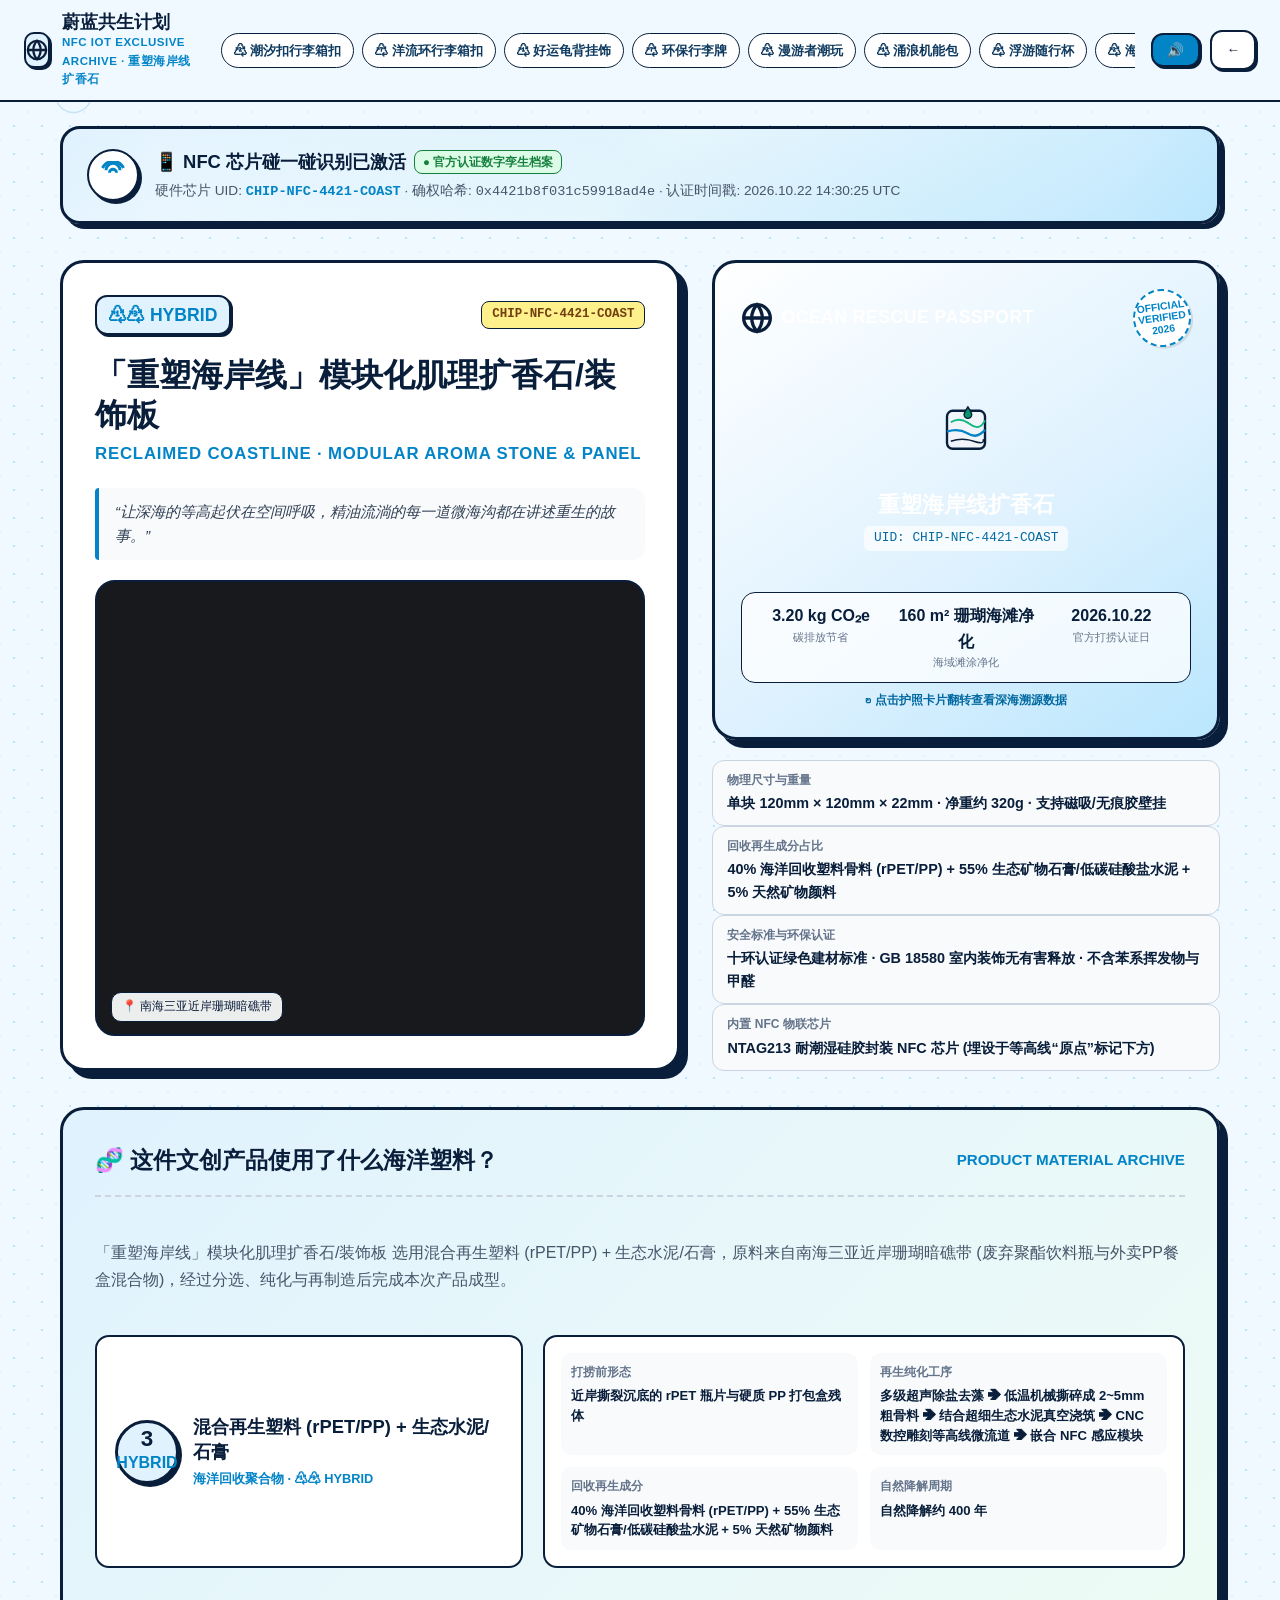
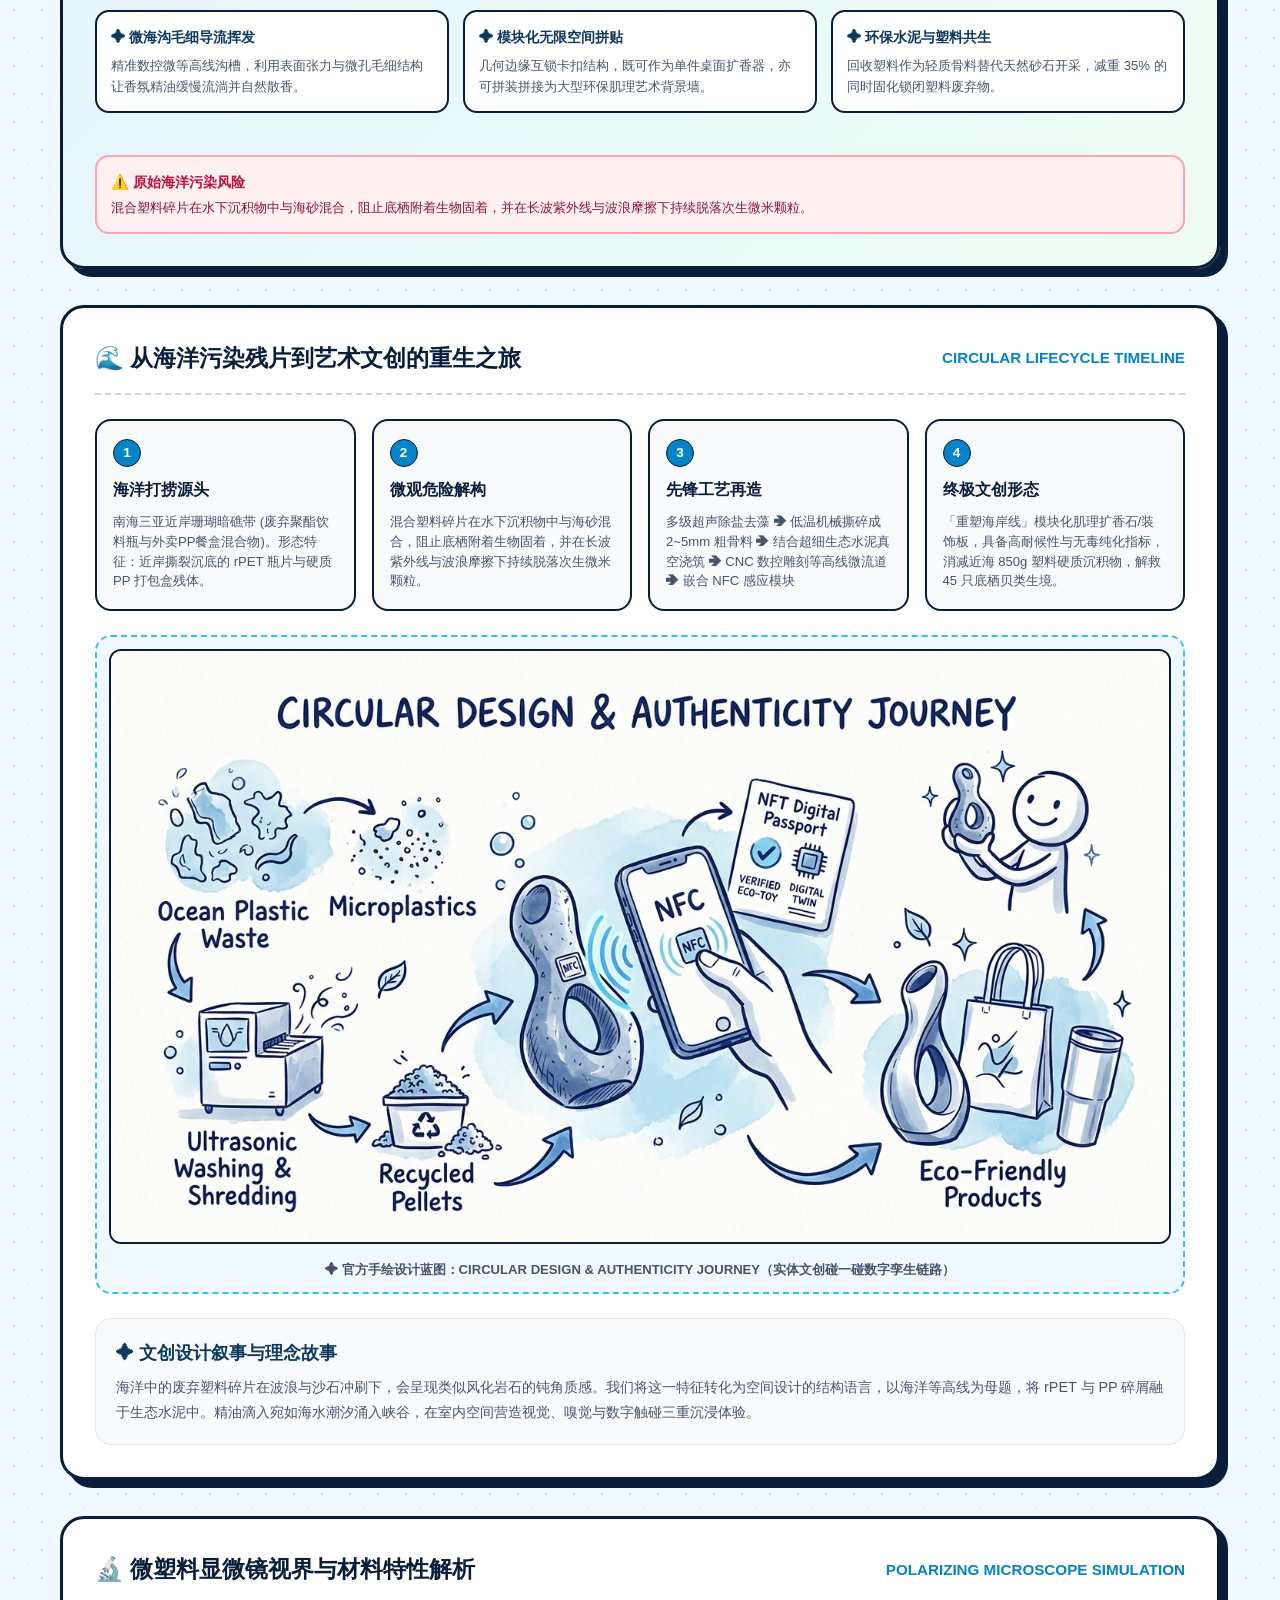
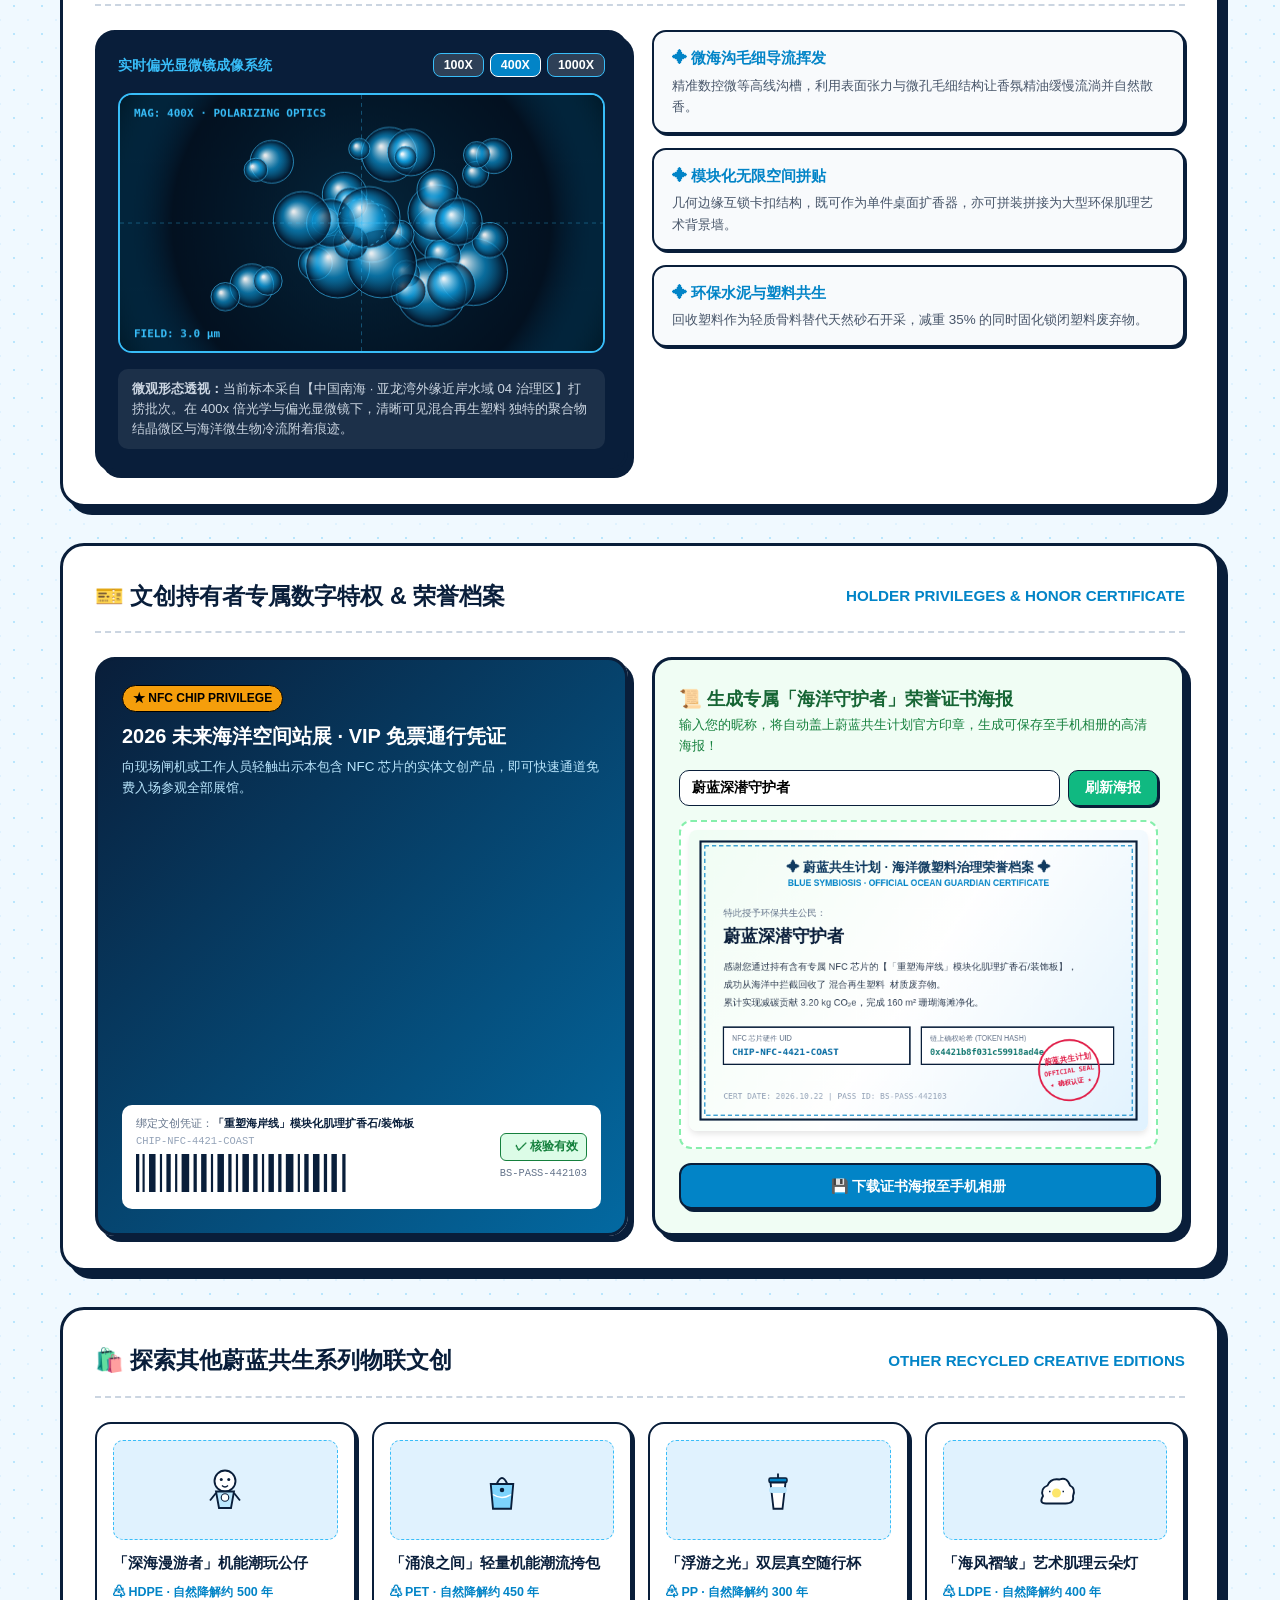
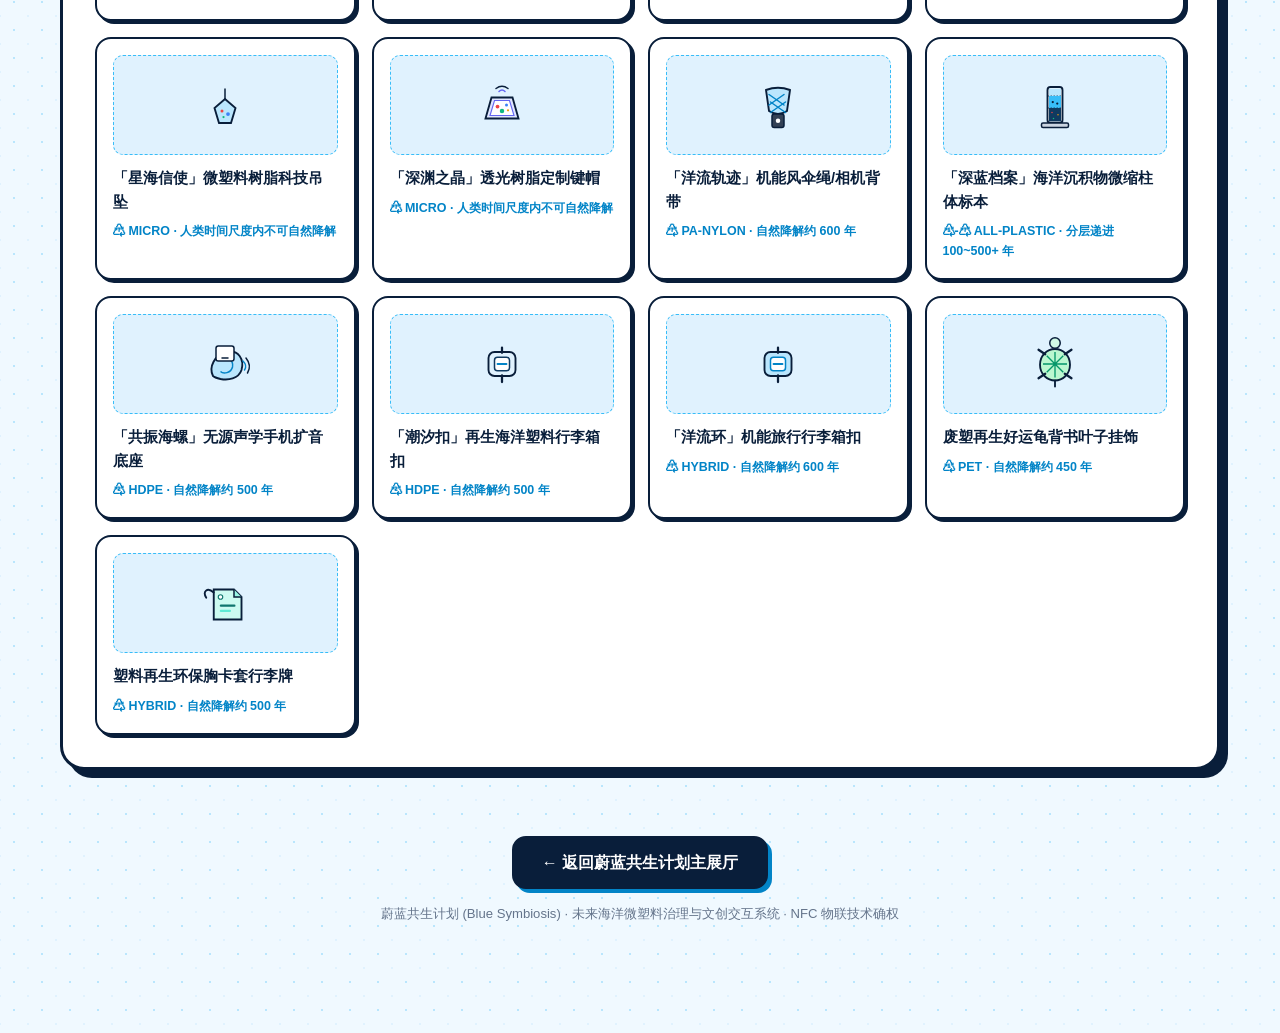
<file: product-coastline.html>
<!DOCTYPE html>
<html lang="zh-CN">
<head>
  <meta charset="UTF-8">
  <meta name="viewport" content="width=device-width, initial-scale=1.0">
  <meta http-equiv="refresh" content="0; url=https://jianhaozhouglitch.github.io/Blue-symbiosis/product.html?id=prod-coastline">
  <title>「重塑海岸线」模块化肌理扩香石/装饰板 · 专有物联档案</title>
  <script>
    // NFC 标签跳转：优先使用外网地址，兼容局域网环境
    (function() {
      var targetUrl = 'https://jianhaozhouglitch.github.io/Blue-symbiosis/product.html?id=prod-coastline';
      window.location.replace(targetUrl);
    })();
  </script>
</head>
<body style="font-family: -apple-system, BlinkMacSystemFont, 'Segoe UI', Roboto, sans-serif; text-align: center; padding: 60px 20px; background: #ecfdf5; color: #091e3a;">
  <div style="max-width: 480px; margin: 0 auto; background: #ffffff; border: 2.5px solid #091e3a; border-radius: 20px; padding: 30px; box-shadow: 6px 6px 0px #091e3a;">
    <h2 style="font-size: 1.3rem; margin-bottom: 10px;">📱 NFC 芯片碰一碰识别已连接</h2>
    <p style="color: #059669; font-weight: 700; margin-bottom: 16px;">正在直达「重塑海岸线」模块化肌理扩香石/装饰板专有介绍页...</p>
    <a href="https://jianhaozhouglitch.github.io/Blue-symbiosis/product.html?id=prod-coastline" style="display: inline-block; background: #059669; color: #ffffff; padding: 10px 20px; border-radius: 10px; text-decoration: none; font-weight: 800; border: 2px solid #091e3a;">点击立即进入 ➔</a>
  </div>
</body>
</html>
</file>
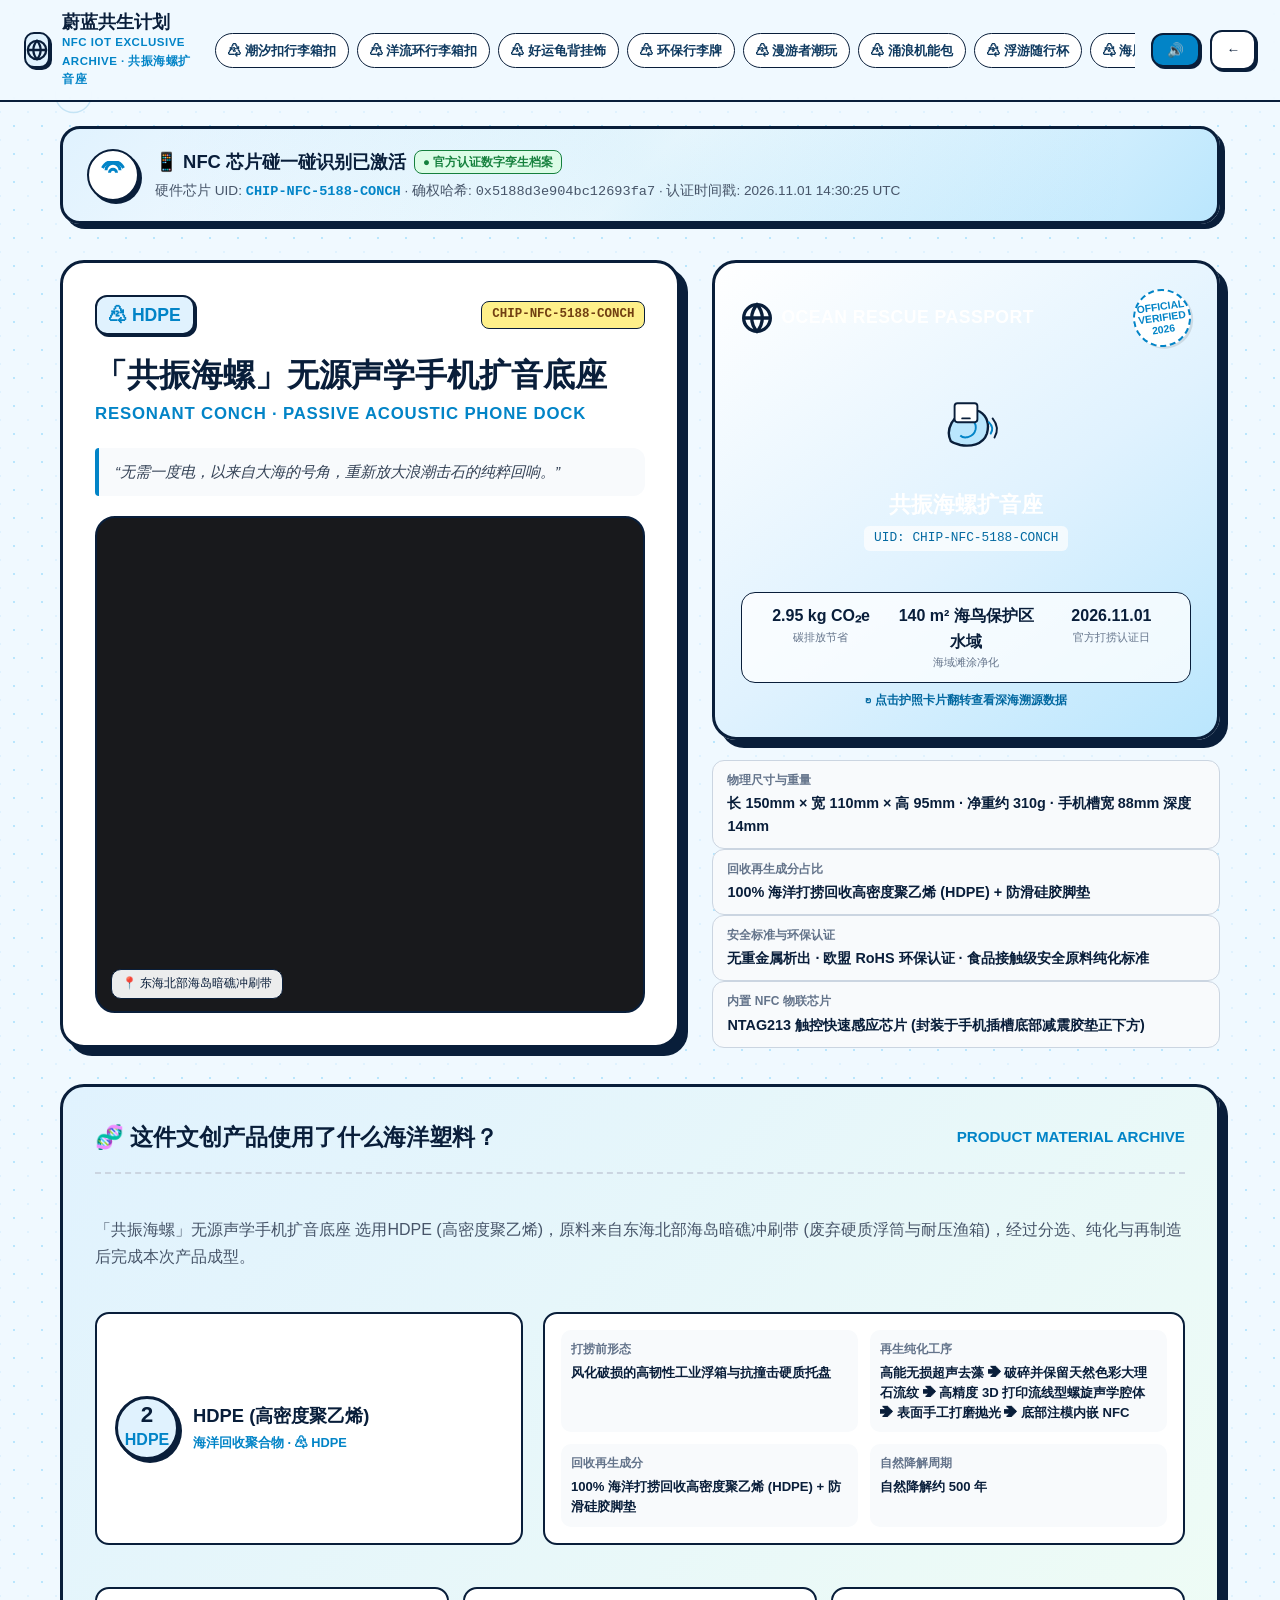
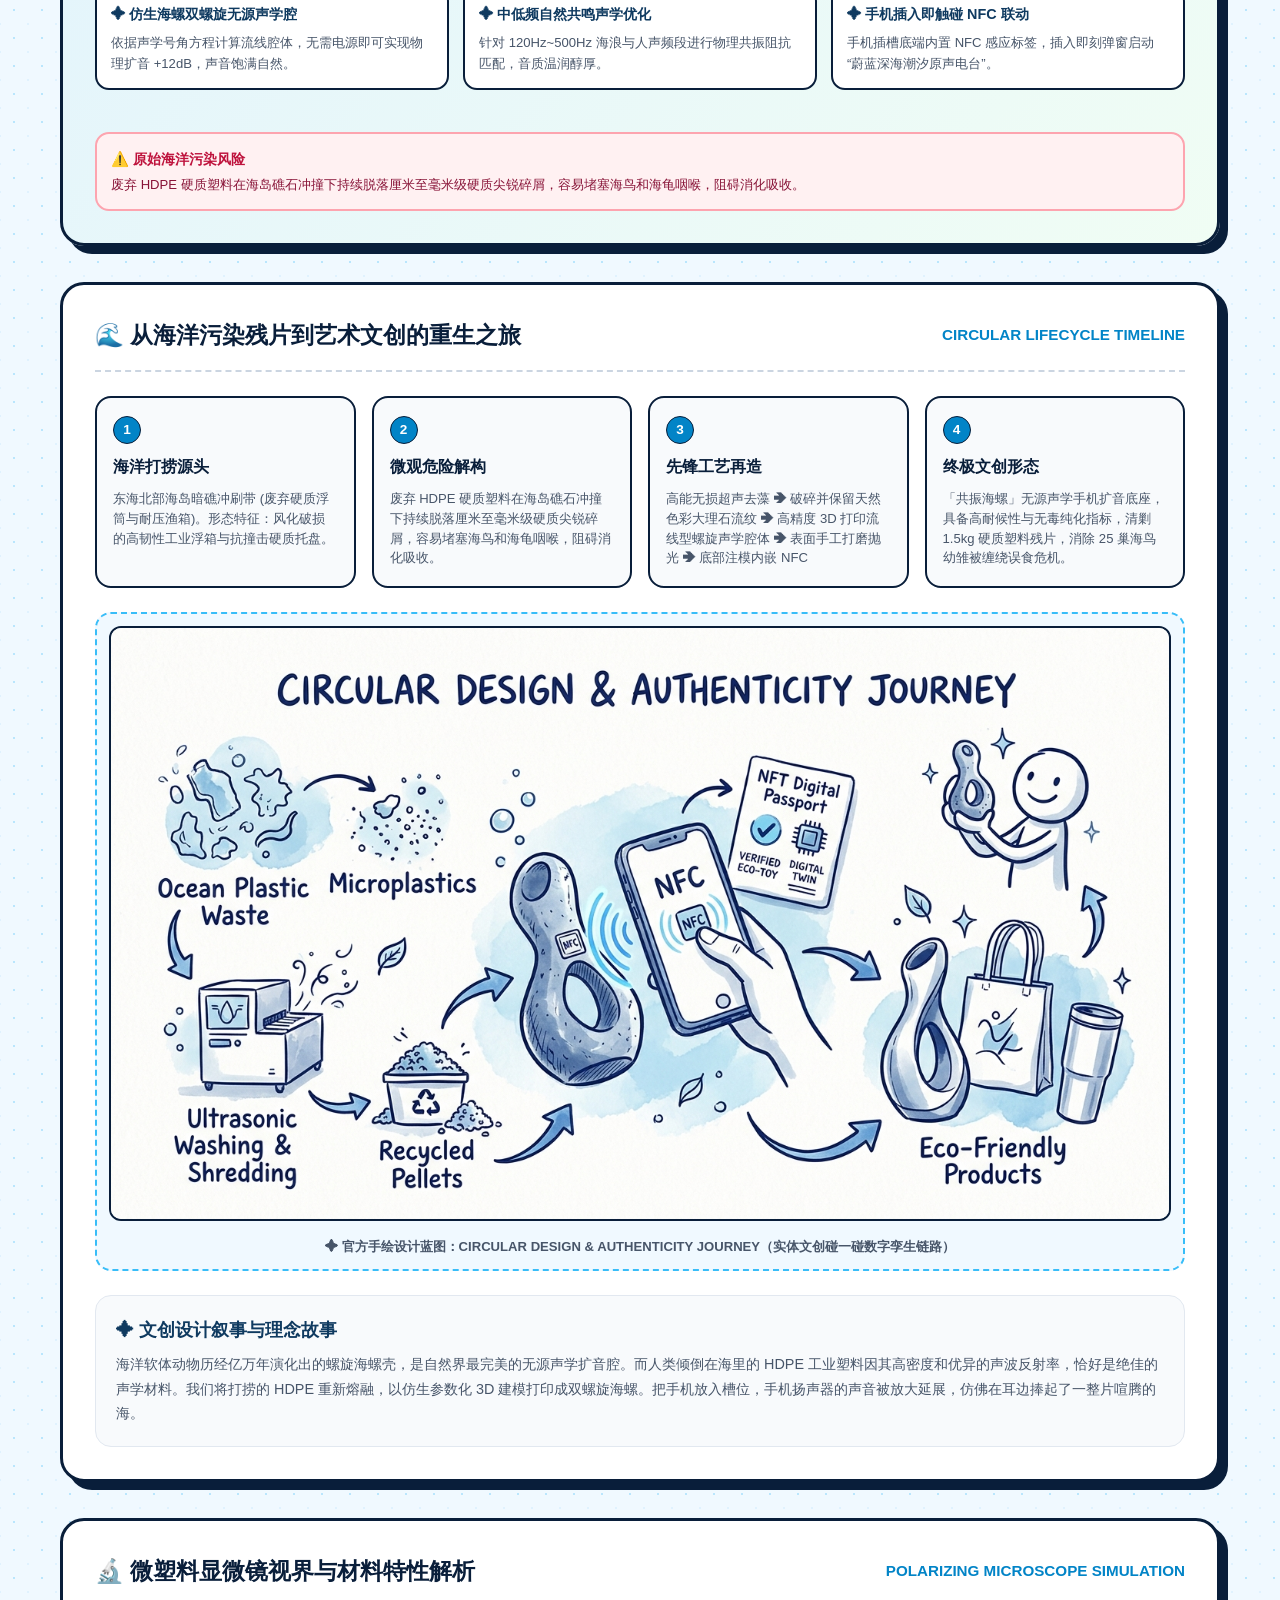
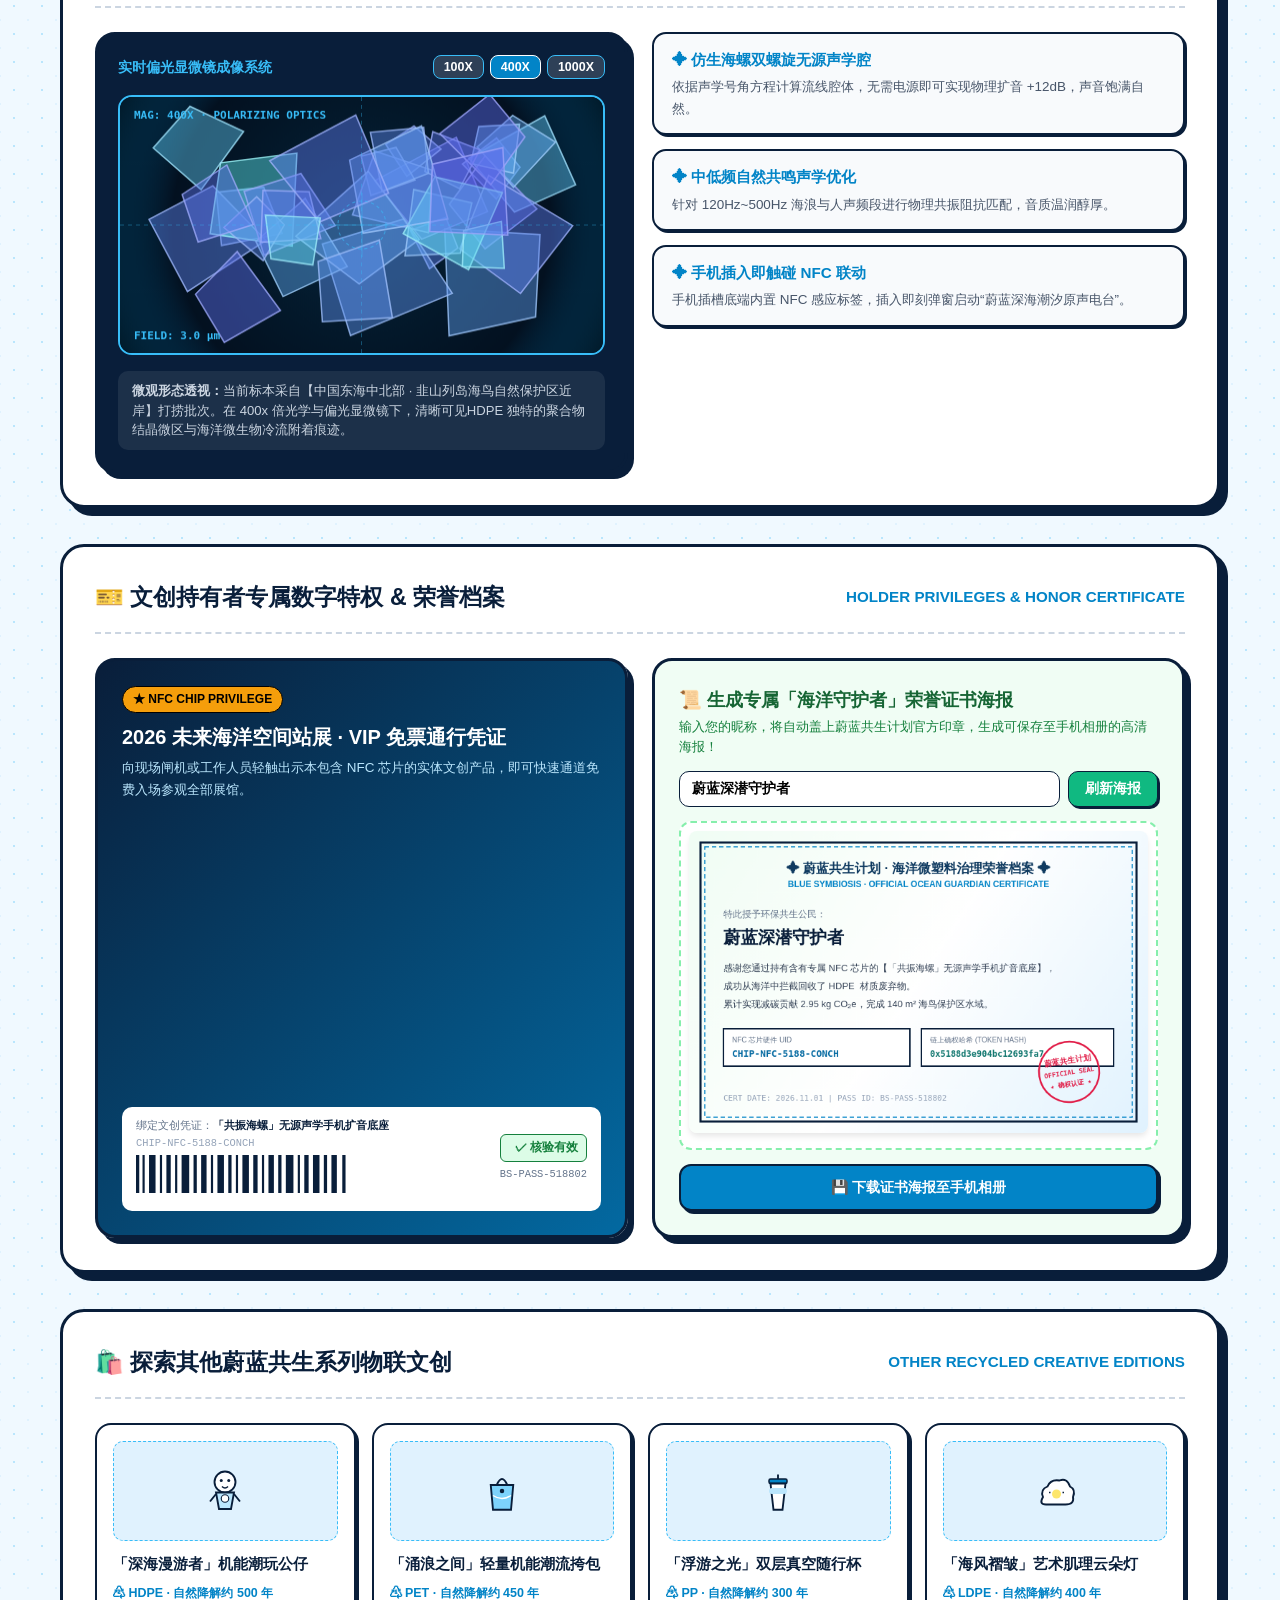
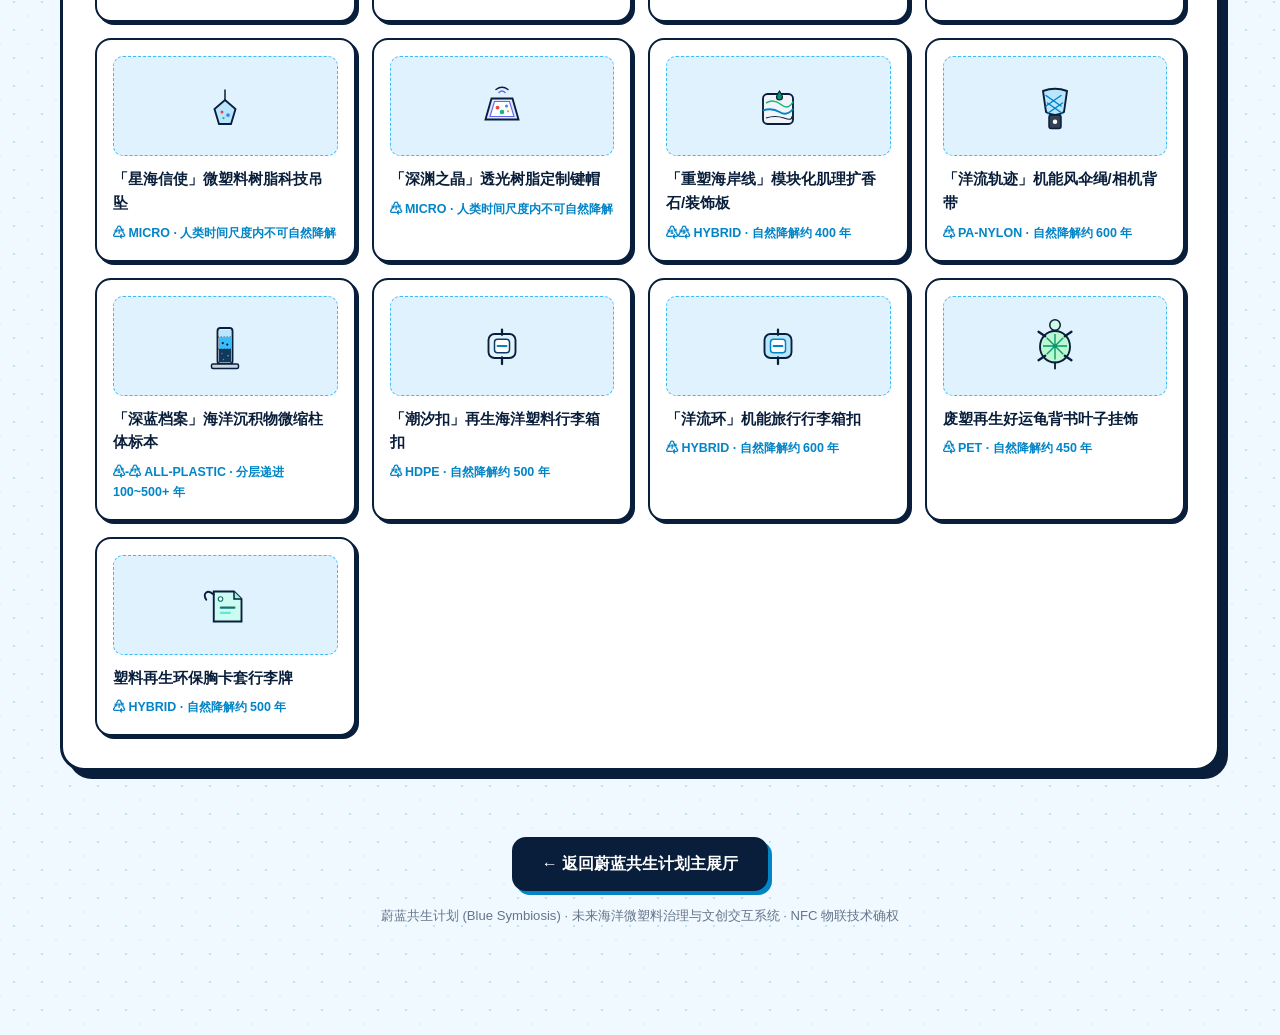
<file: product-conch.html>
<!DOCTYPE html>
<html lang="zh-CN">
<head>
  <meta charset="UTF-8">
  <meta name="viewport" content="width=device-width, initial-scale=1.0">
  <meta http-equiv="refresh" content="0; url=https://jianhaozhouglitch.github.io/Blue-symbiosis/product.html?id=prod-conch">
  <title>「共振海螺」无源声学手机扩音底座 · 专有物联档案</title>
  <script>
    // NFC 标签跳转：优先使用外网地址，兼容局域网环境
    (function() {
      var targetUrl = 'https://jianhaozhouglitch.github.io/Blue-symbiosis/product.html?id=prod-conch';
      window.location.replace(targetUrl);
    })();
  </script>
</head>
<body style="font-family: -apple-system, BlinkMacSystemFont, 'Segoe UI', Roboto, sans-serif; text-align: center; padding: 60px 20px; background: #f0f9ff; color: #091e3a;">
  <div style="max-width: 480px; margin: 0 auto; background: #ffffff; border: 2.5px solid #091e3a; border-radius: 20px; padding: 30px; box-shadow: 6px 6px 0px #091e3a;">
    <h2 style="font-size: 1.3rem; margin-bottom: 10px;">📱 NFC 芯片碰一碰识别已连接</h2>
    <p style="color: #0284c7; font-weight: 700; margin-bottom: 16px;">正在直达「共振海螺」无源声学手机扩音底座专有介绍页...</p>
    <a href="https://jianhaozhouglitch.github.io/Blue-symbiosis/product.html?id=prod-conch" style="display: inline-block; background: #0284c7; color: #ffffff; padding: 10px 20px; border-radius: 10px; text-decoration: none; font-weight: 800; border: 2px solid #091e3a;">点击立即进入 ➔</a>
  </div>
</body>
</html>
</file>
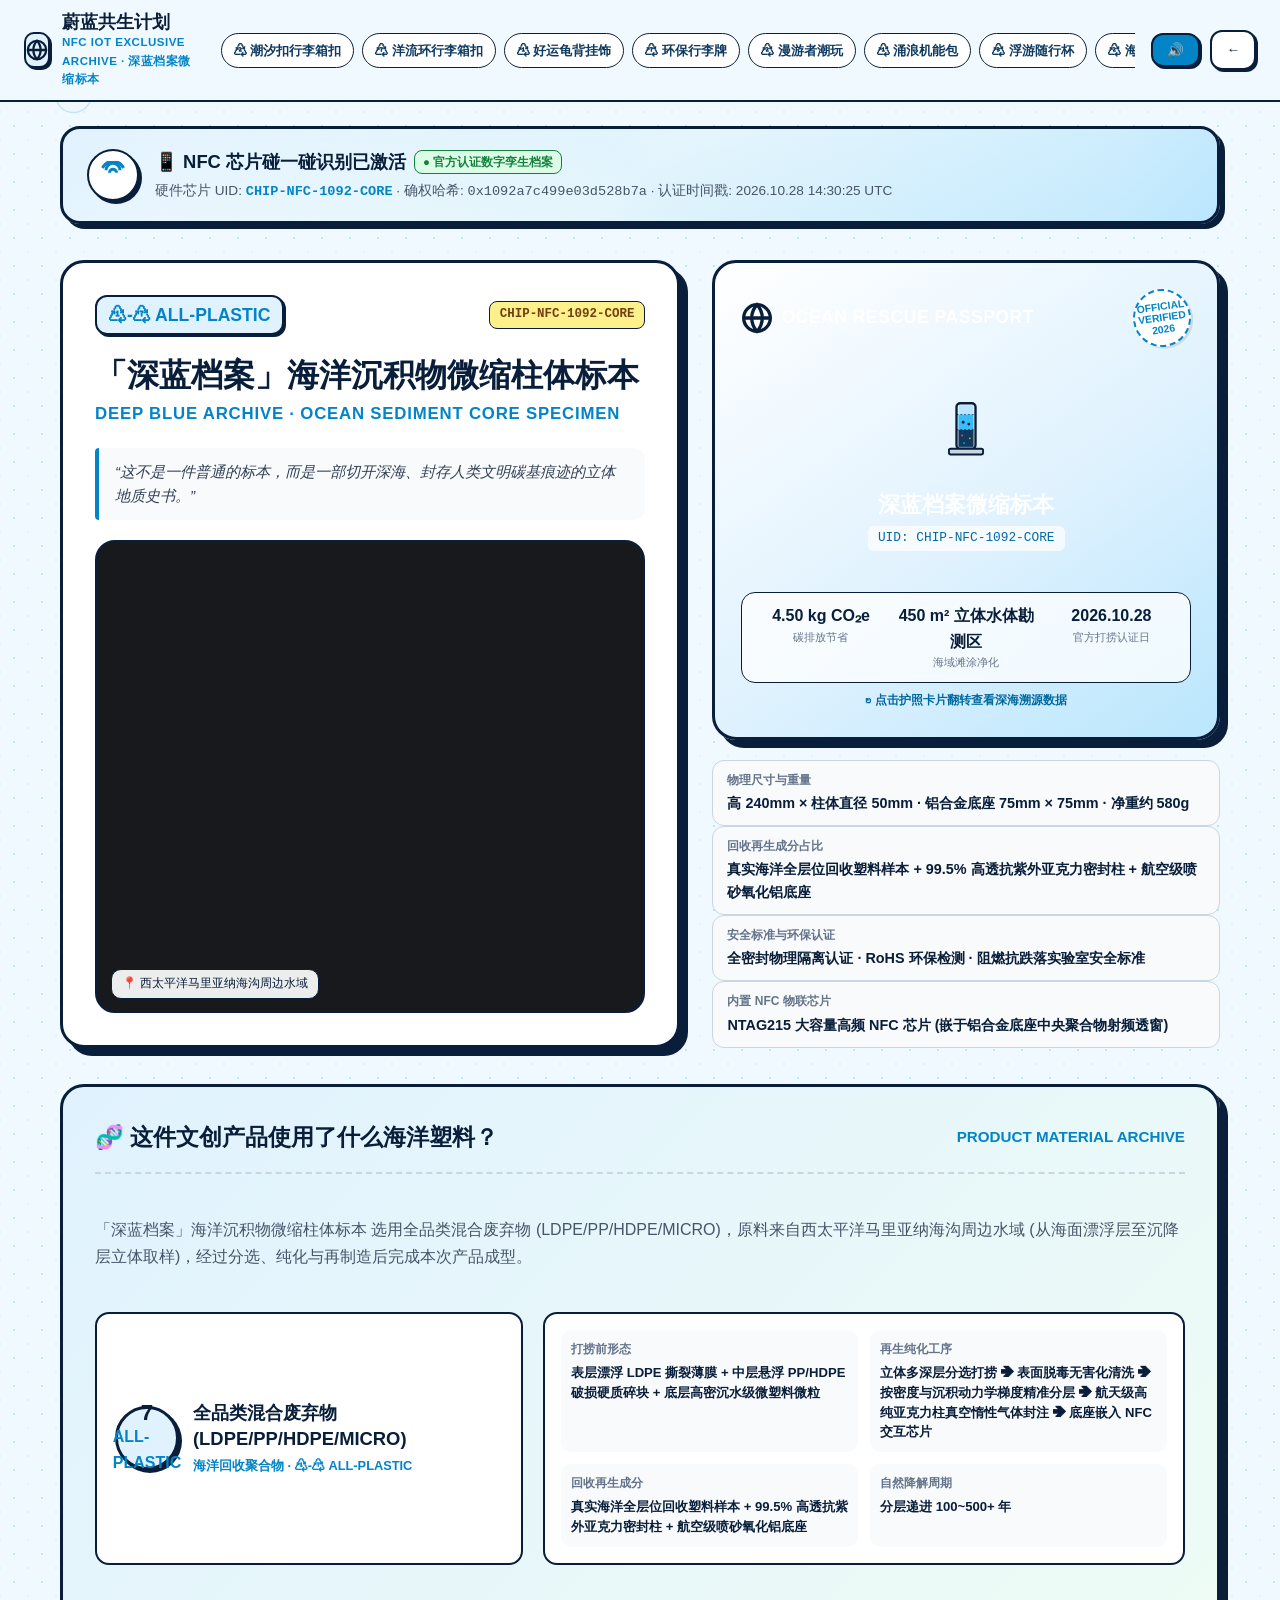
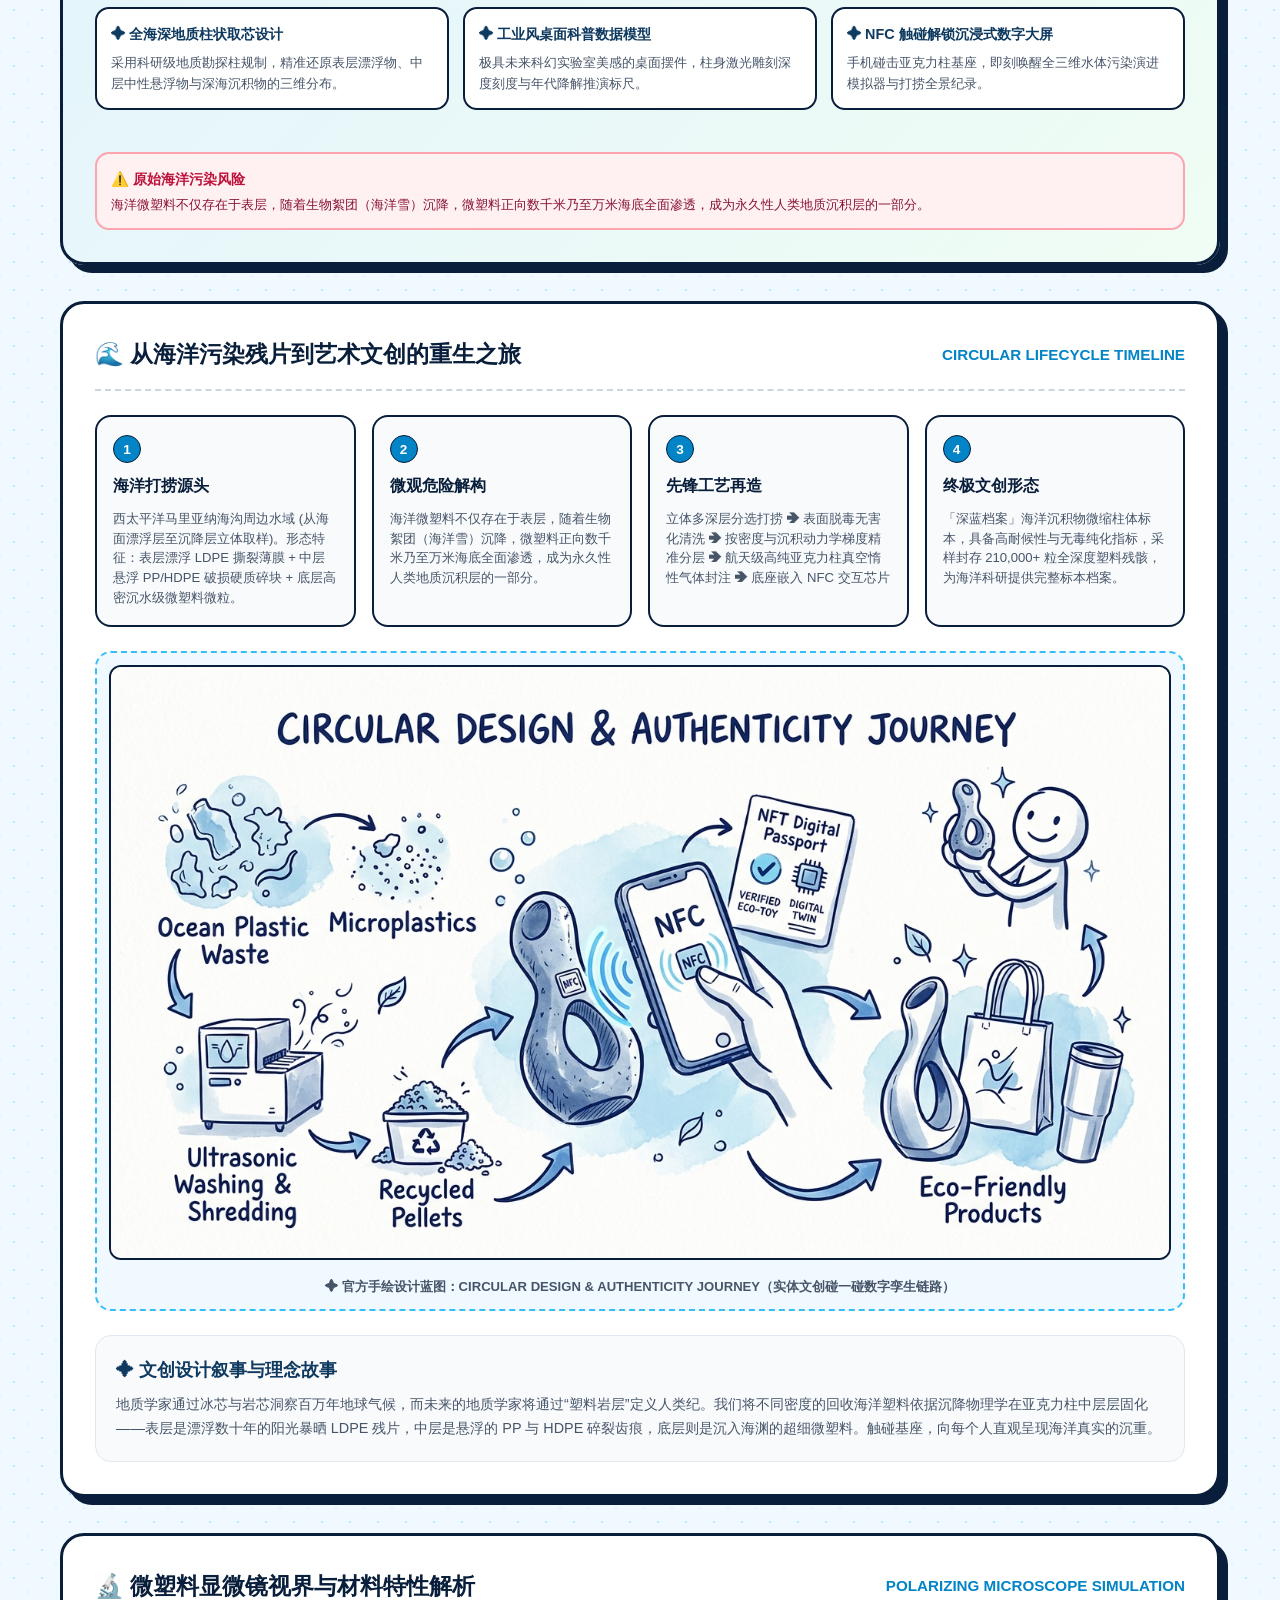
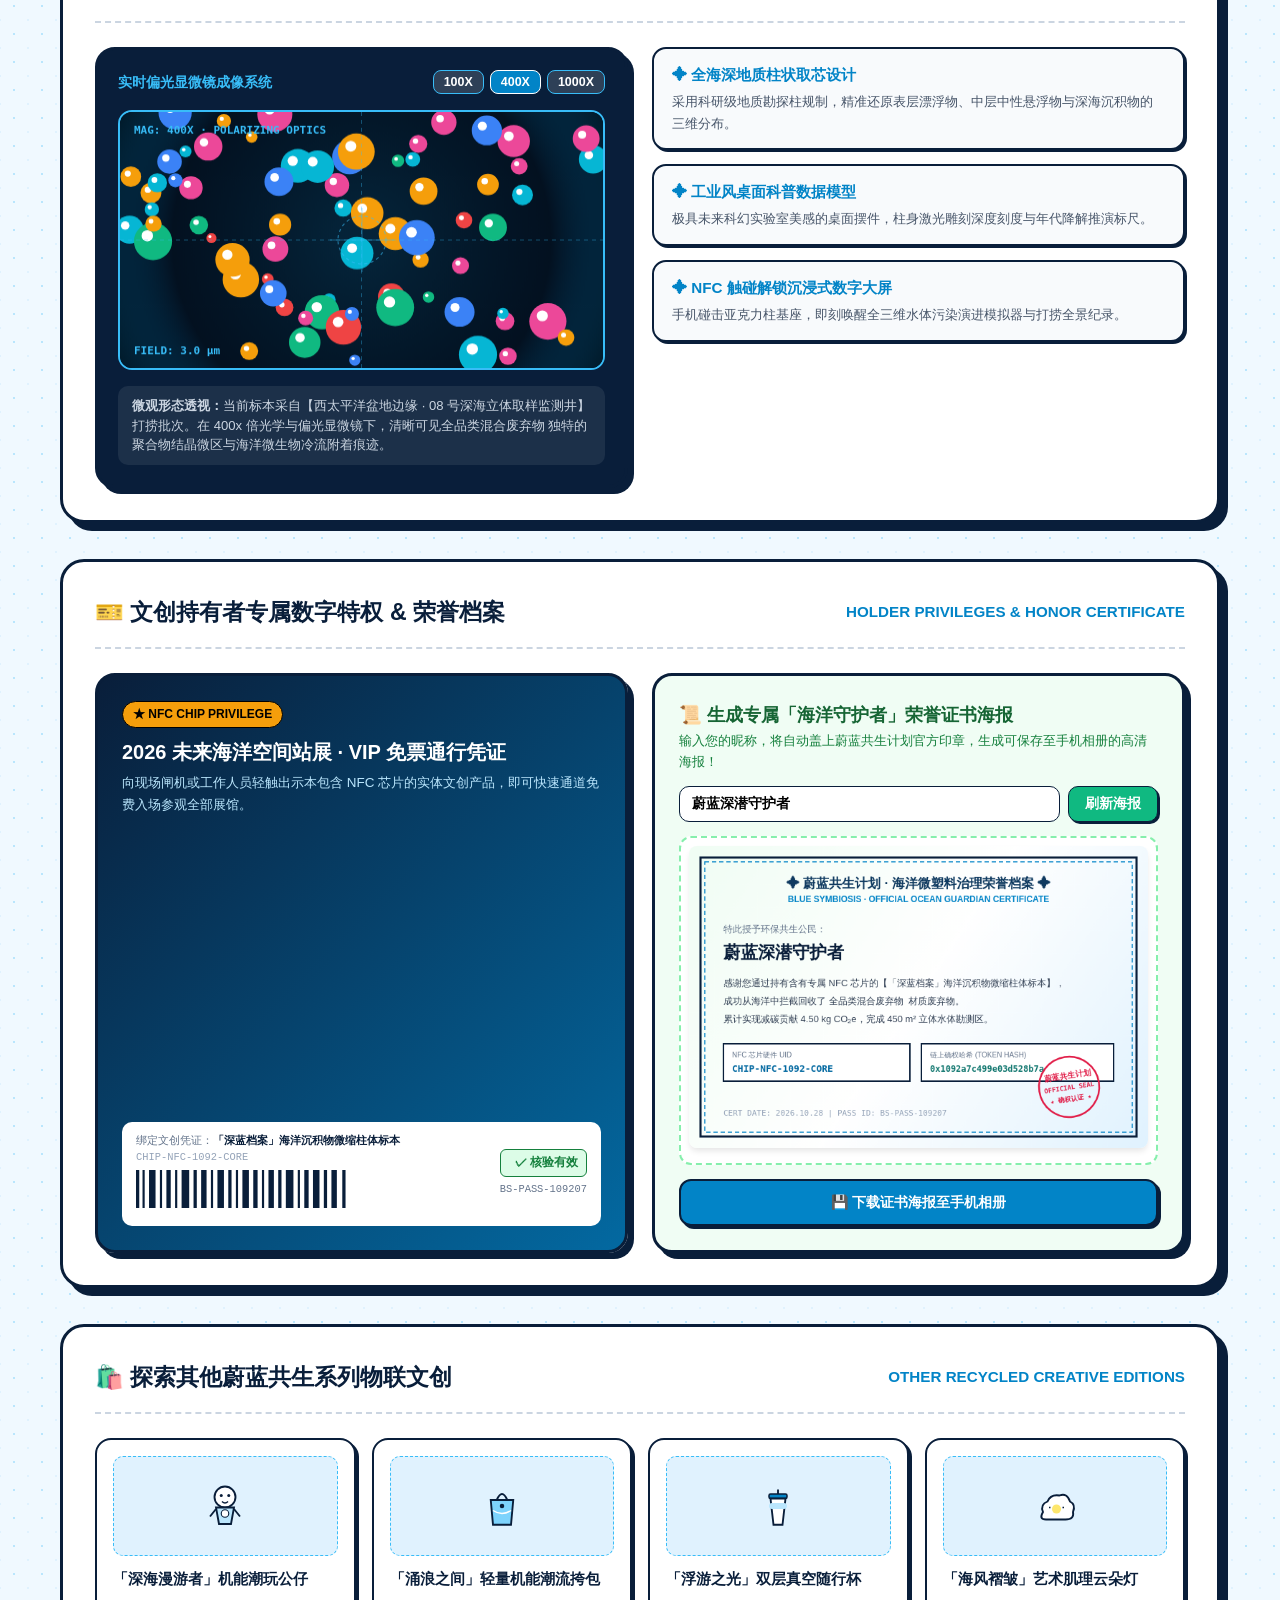
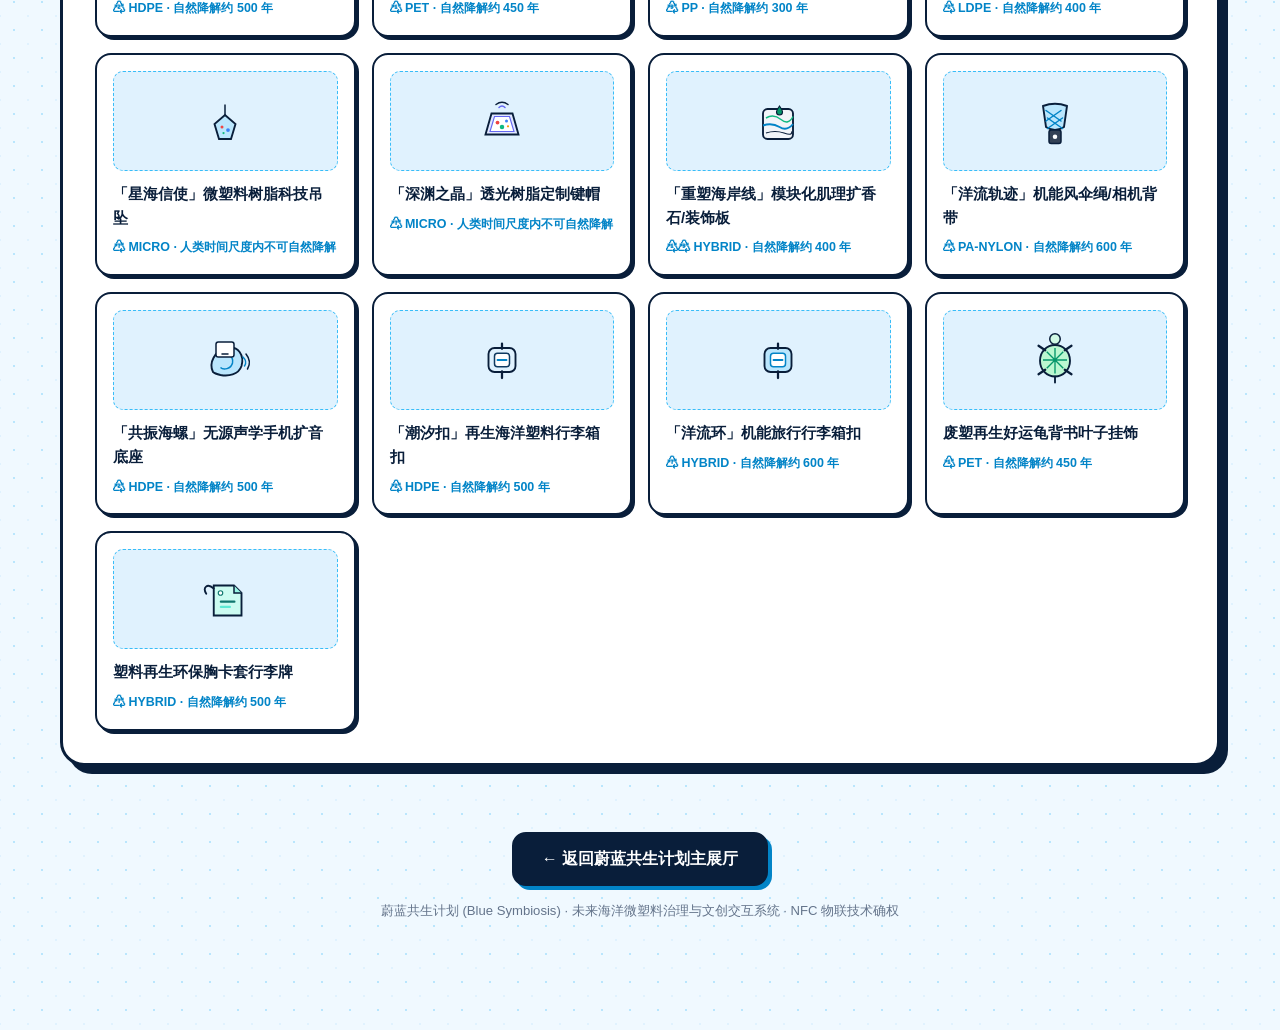
<file: product-core.html>
<!DOCTYPE html>
<html lang="zh-CN">
<head>
  <meta charset="UTF-8">
  <meta name="viewport" content="width=device-width, initial-scale=1.0">
  <meta http-equiv="refresh" content="0; url=https://jianhaozhouglitch.github.io/Blue-symbiosis/product.html?id=prod-core">
  <title>「深蓝档案」海洋沉积物微缩柱体标本 · 专有物联档案</title>
  <script>
    // NFC 标签跳转：优先使用外网地址，兼容局域网环境
    (function() {
      var targetUrl = 'https://jianhaozhouglitch.github.io/Blue-symbiosis/product.html?id=prod-core';
      window.location.replace(targetUrl);
    })();
  </script>
</head>
<body style="font-family: -apple-system, BlinkMacSystemFont, 'Segoe UI', Roboto, sans-serif; text-align: center; padding: 60px 20px; background: #f0f9ff; color: #091e3a;">
  <div style="max-width: 480px; margin: 0 auto; background: #ffffff; border: 2.5px solid #091e3a; border-radius: 20px; padding: 30px; box-shadow: 6px 6px 0px #091e3a;">
    <h2 style="font-size: 1.3rem; margin-bottom: 10px;">📱 NFC 芯片碰一碰识别已连接</h2>
    <p style="color: #0f3a60; font-weight: 700; margin-bottom: 16px;">正在直达「深蓝档案」海洋沉积物微缩柱体标本专有介绍页...</p>
    <a href="https://jianhaozhouglitch.github.io/Blue-symbiosis/product.html?id=prod-core" style="display: inline-block; background: #0f3a60; color: #ffffff; padding: 10px 20px; border-radius: 10px; text-decoration: none; font-weight: 800; border: 2px solid #091e3a;">点击立即进入 ➔</a>
  </div>
</body>
</html>
</file>
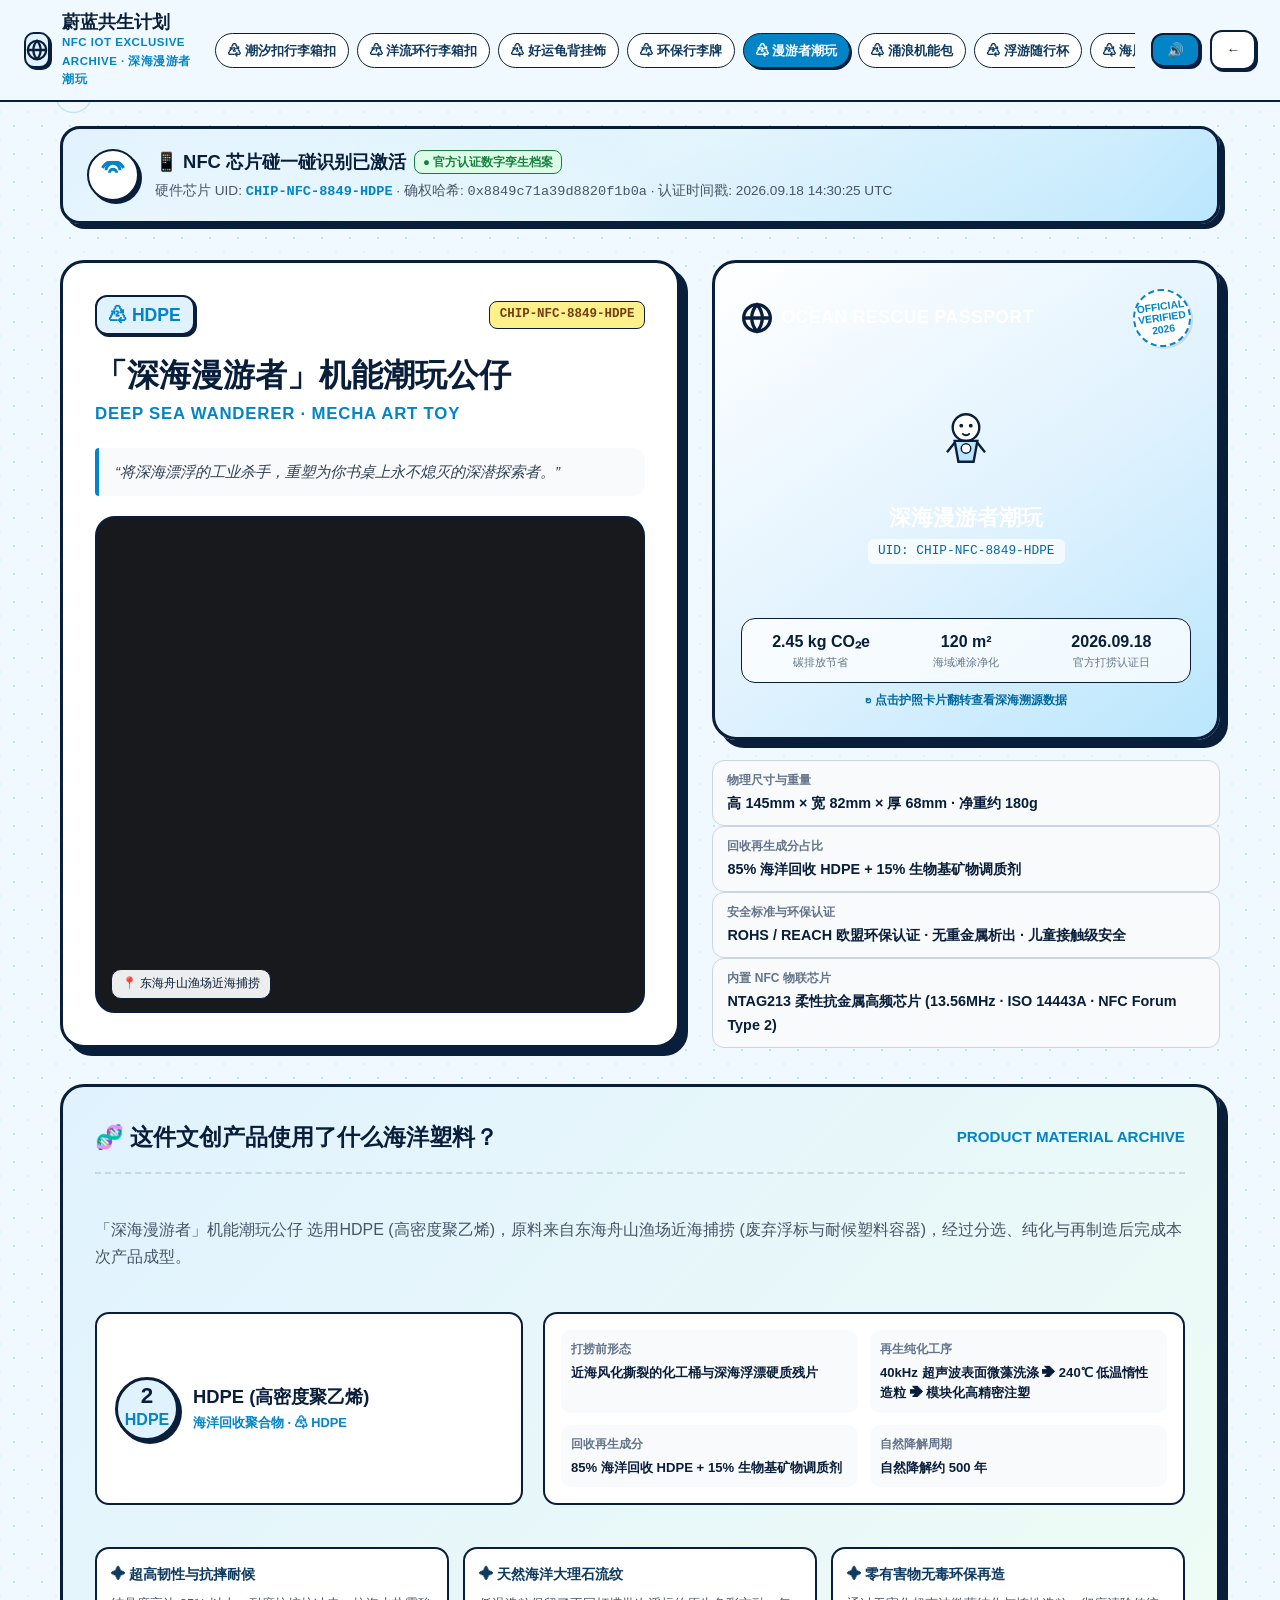
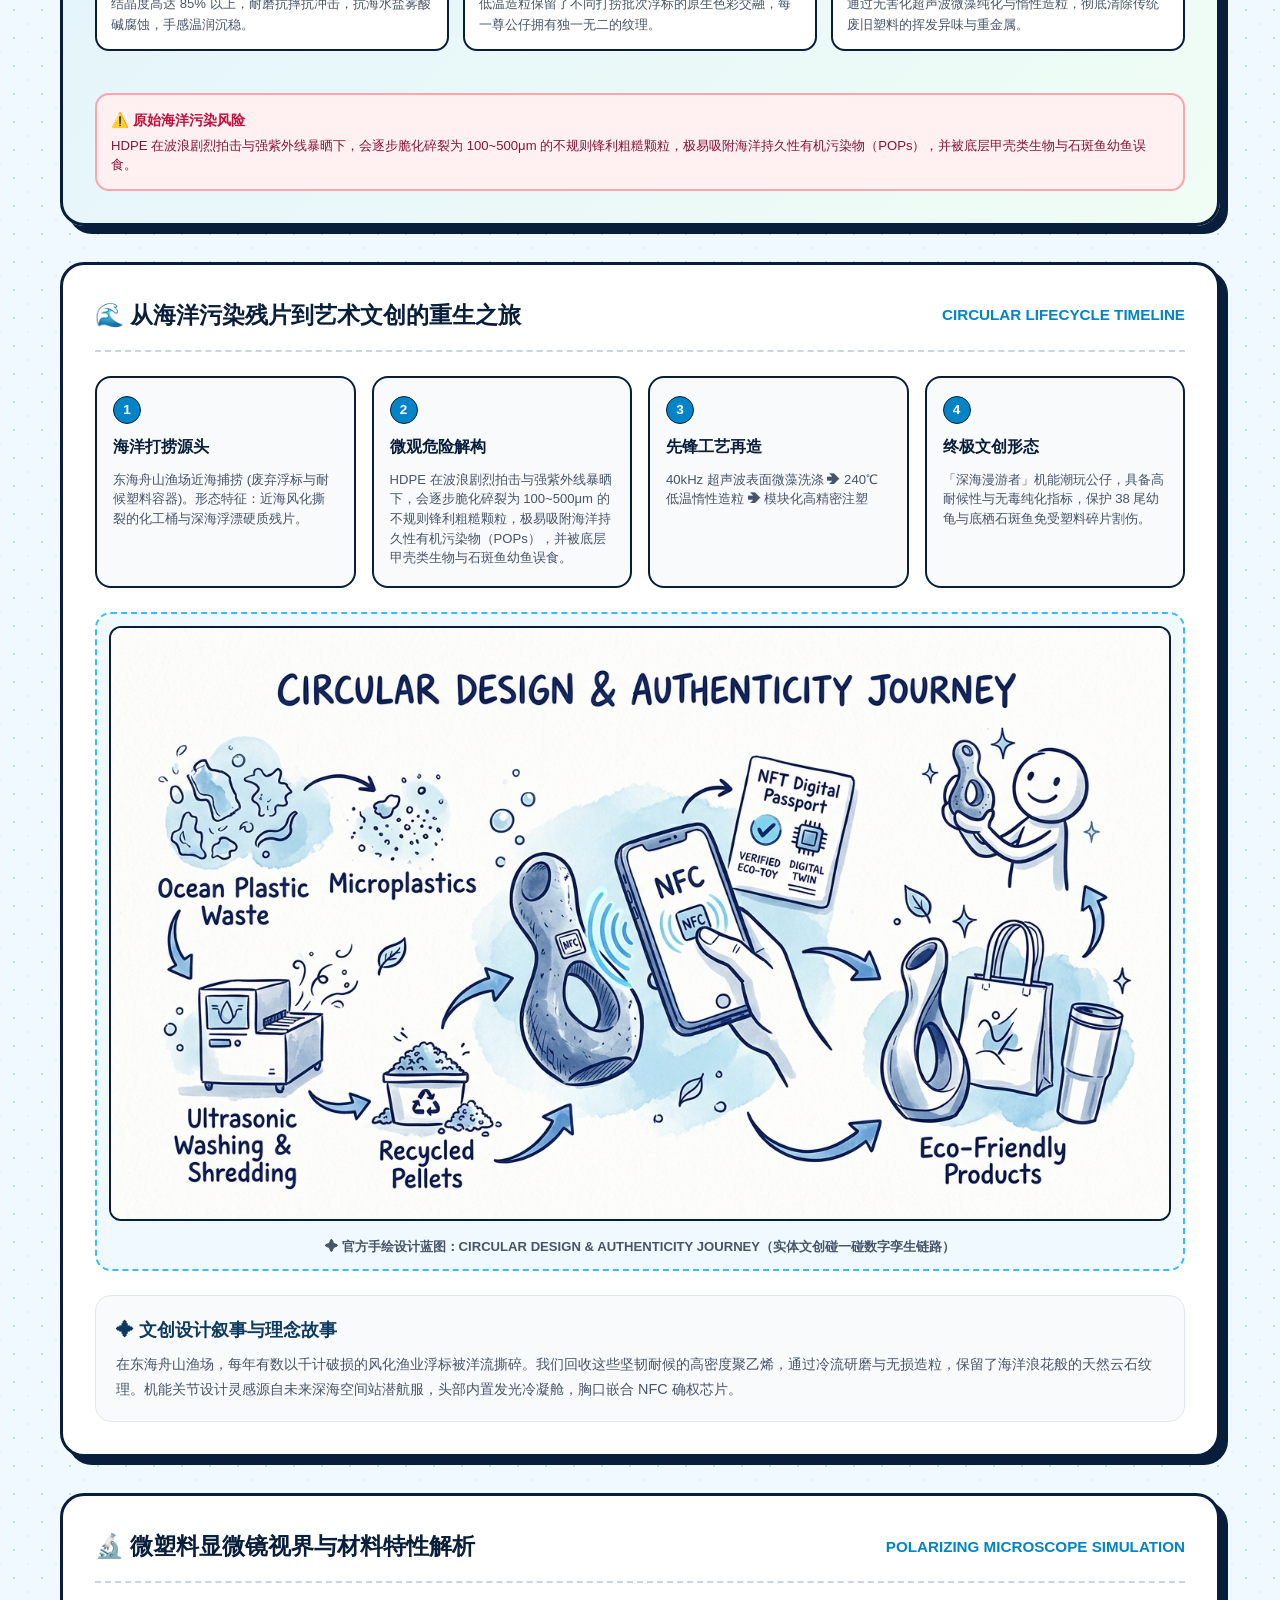
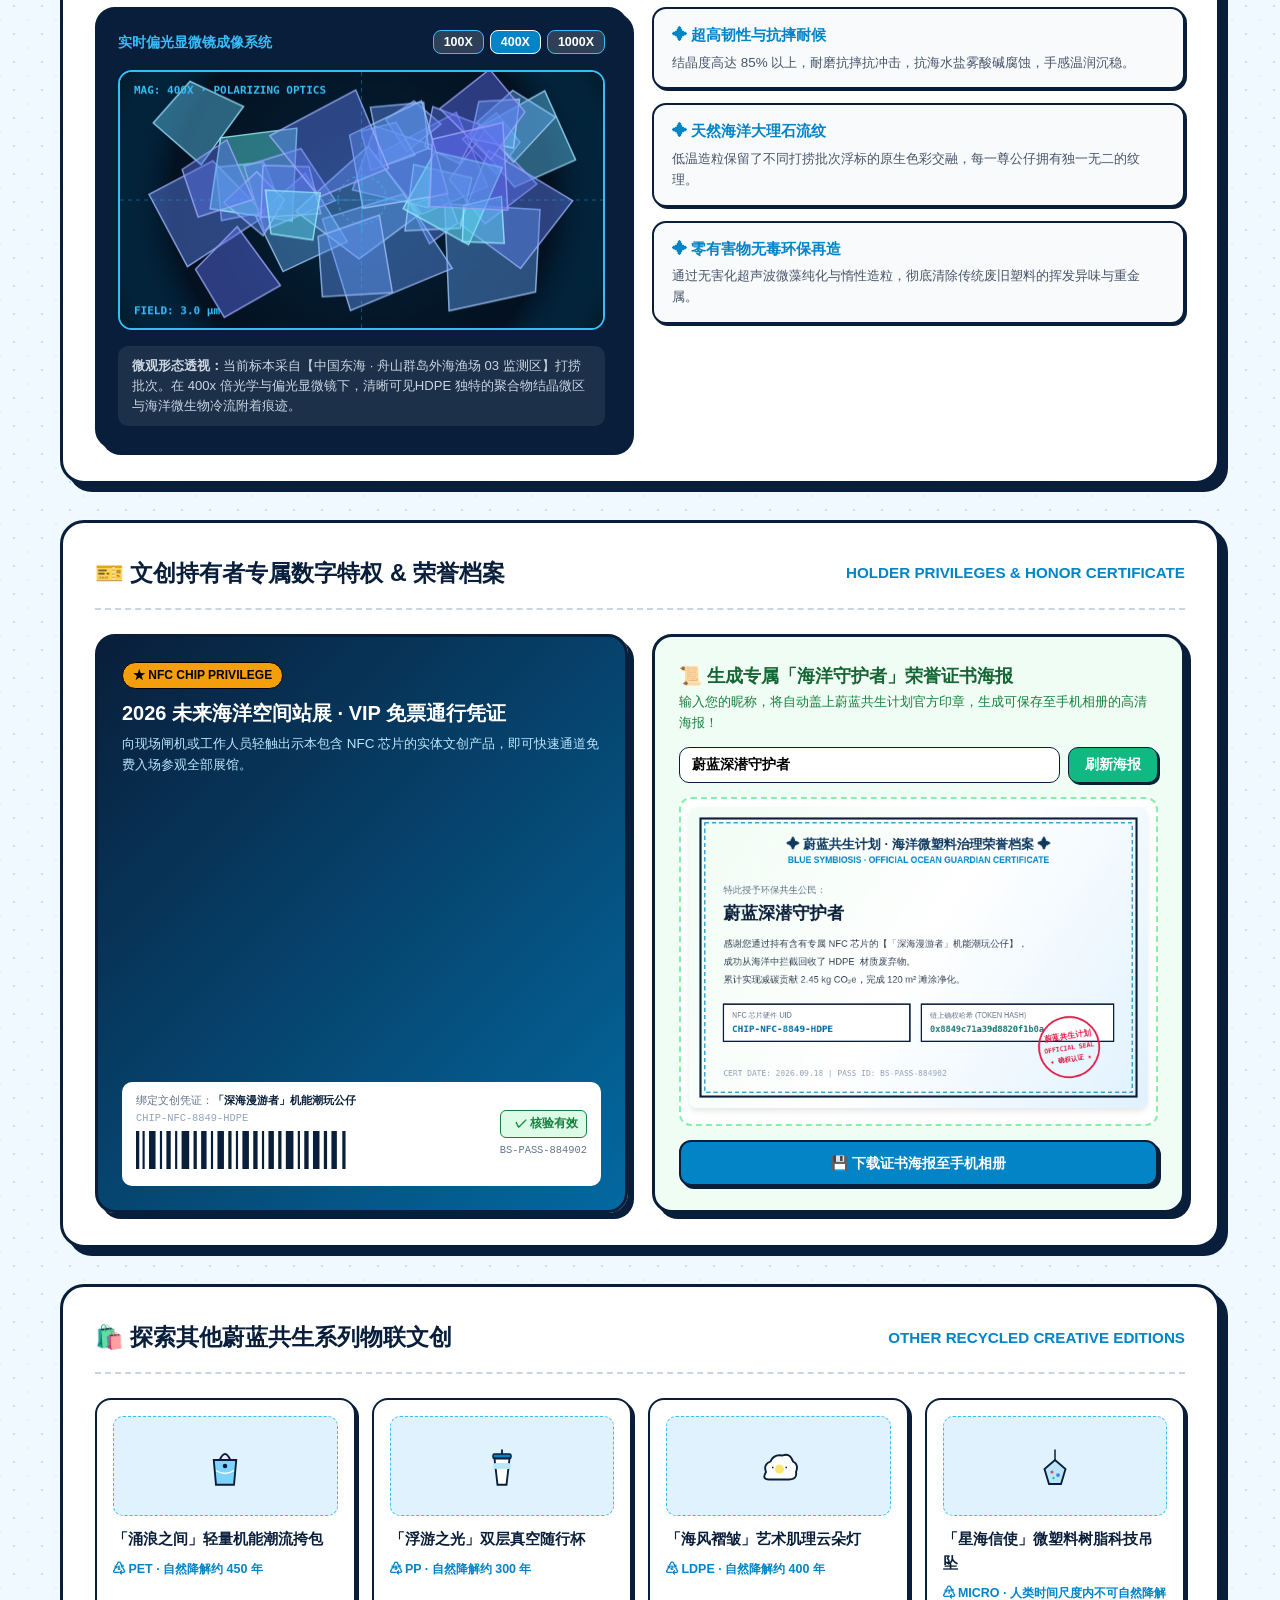
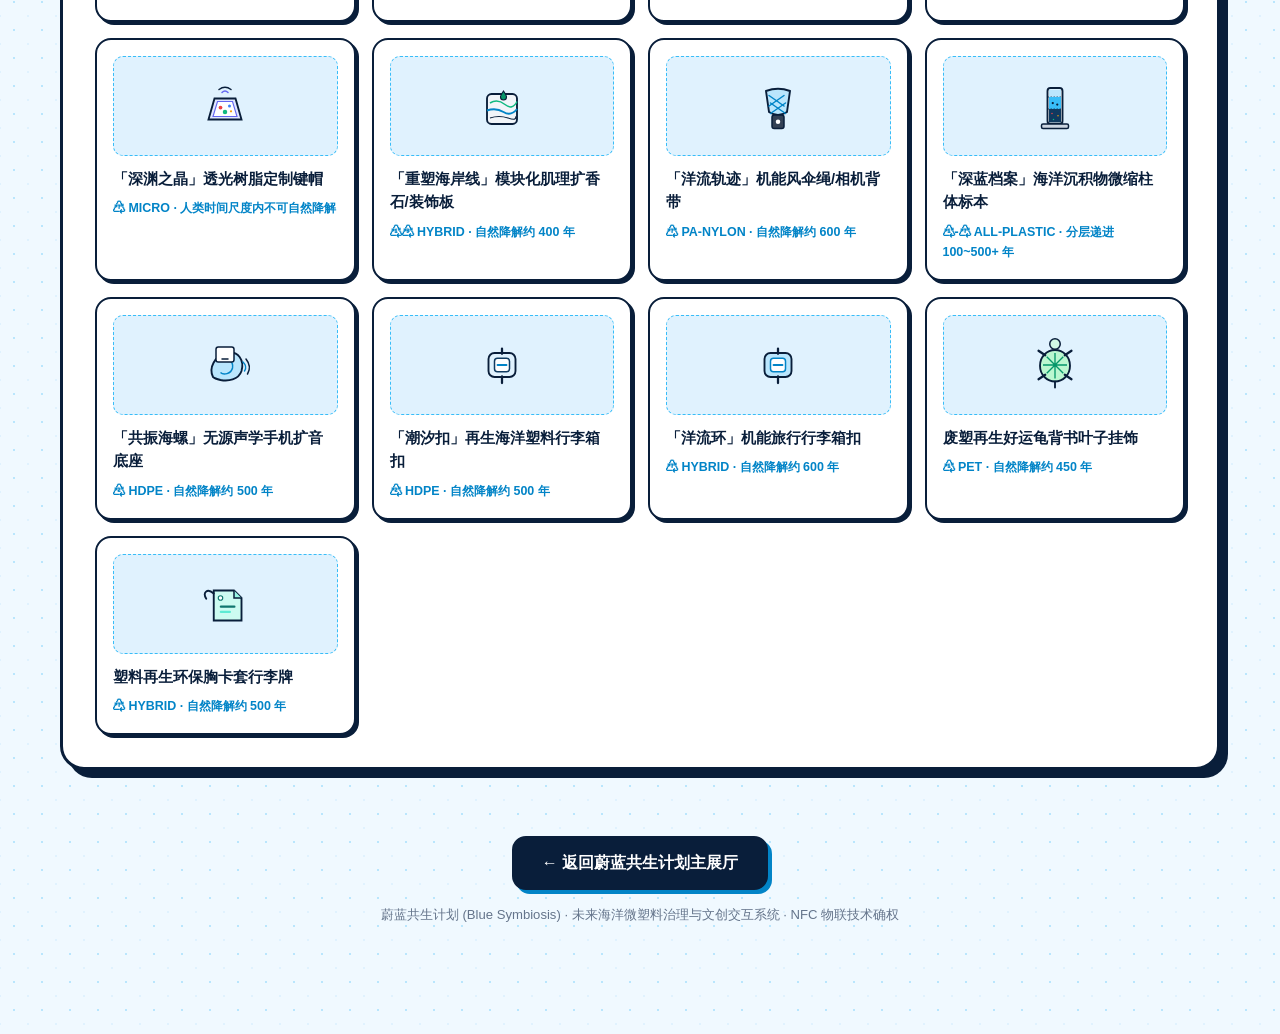
<file: product-hdpe.html>
<!DOCTYPE html>
<html lang="zh-CN">
<head>
  <meta charset="UTF-8">
  <meta name="viewport" content="width=device-width, initial-scale=1.0">
  <meta http-equiv="refresh" content="0; url=https://jianhaozhouglitch.github.io/Blue-symbiosis/product.html?id=prod-hdpe">
  <title>「深海漫游者」机能潮玩公仔 · 专有物联档案</title>
  <script>
    // NFC 标签跳转：优先使用外网地址，兼容局域网环境
    (function() {
      var targetUrl = 'https://jianhaozhouglitch.github.io/Blue-symbiosis/product.html?id=prod-hdpe';
      window.location.replace(targetUrl);
    })();
  </script>
</head>
<body style="font-family: -apple-system, BlinkMacSystemFont, 'Segoe UI', Roboto, sans-serif; text-align: center; padding: 60px 20px; background: #f0f9ff; color: #091e3a;">
  <div style="max-width: 480px; margin: 0 auto; background: #ffffff; border: 2.5px solid #091e3a; border-radius: 20px; padding: 30px; box-shadow: 6px 6px 0px #091e3a;">
    <h2 style="font-size: 1.3rem; margin-bottom: 10px;">📱 NFC 芯片碰一碰识别已连接</h2>
    <p style="color: #0284c7; font-weight: 700; margin-bottom: 16px;">正在直达「深海漫游者」机能潮玩公仔专有介绍页...</p>
    <a href="https://jianhaozhouglitch.github.io/Blue-symbiosis/product.html?id=prod-hdpe" style="display: inline-block; background: #0284c7; color: #ffffff; padding: 10px 20px; border-radius: 10px; text-decoration: none; font-weight: 800; border: 2px solid #091e3a;">点击立即进入 ➔</a>
  </div>
</body>
</html>
</file>
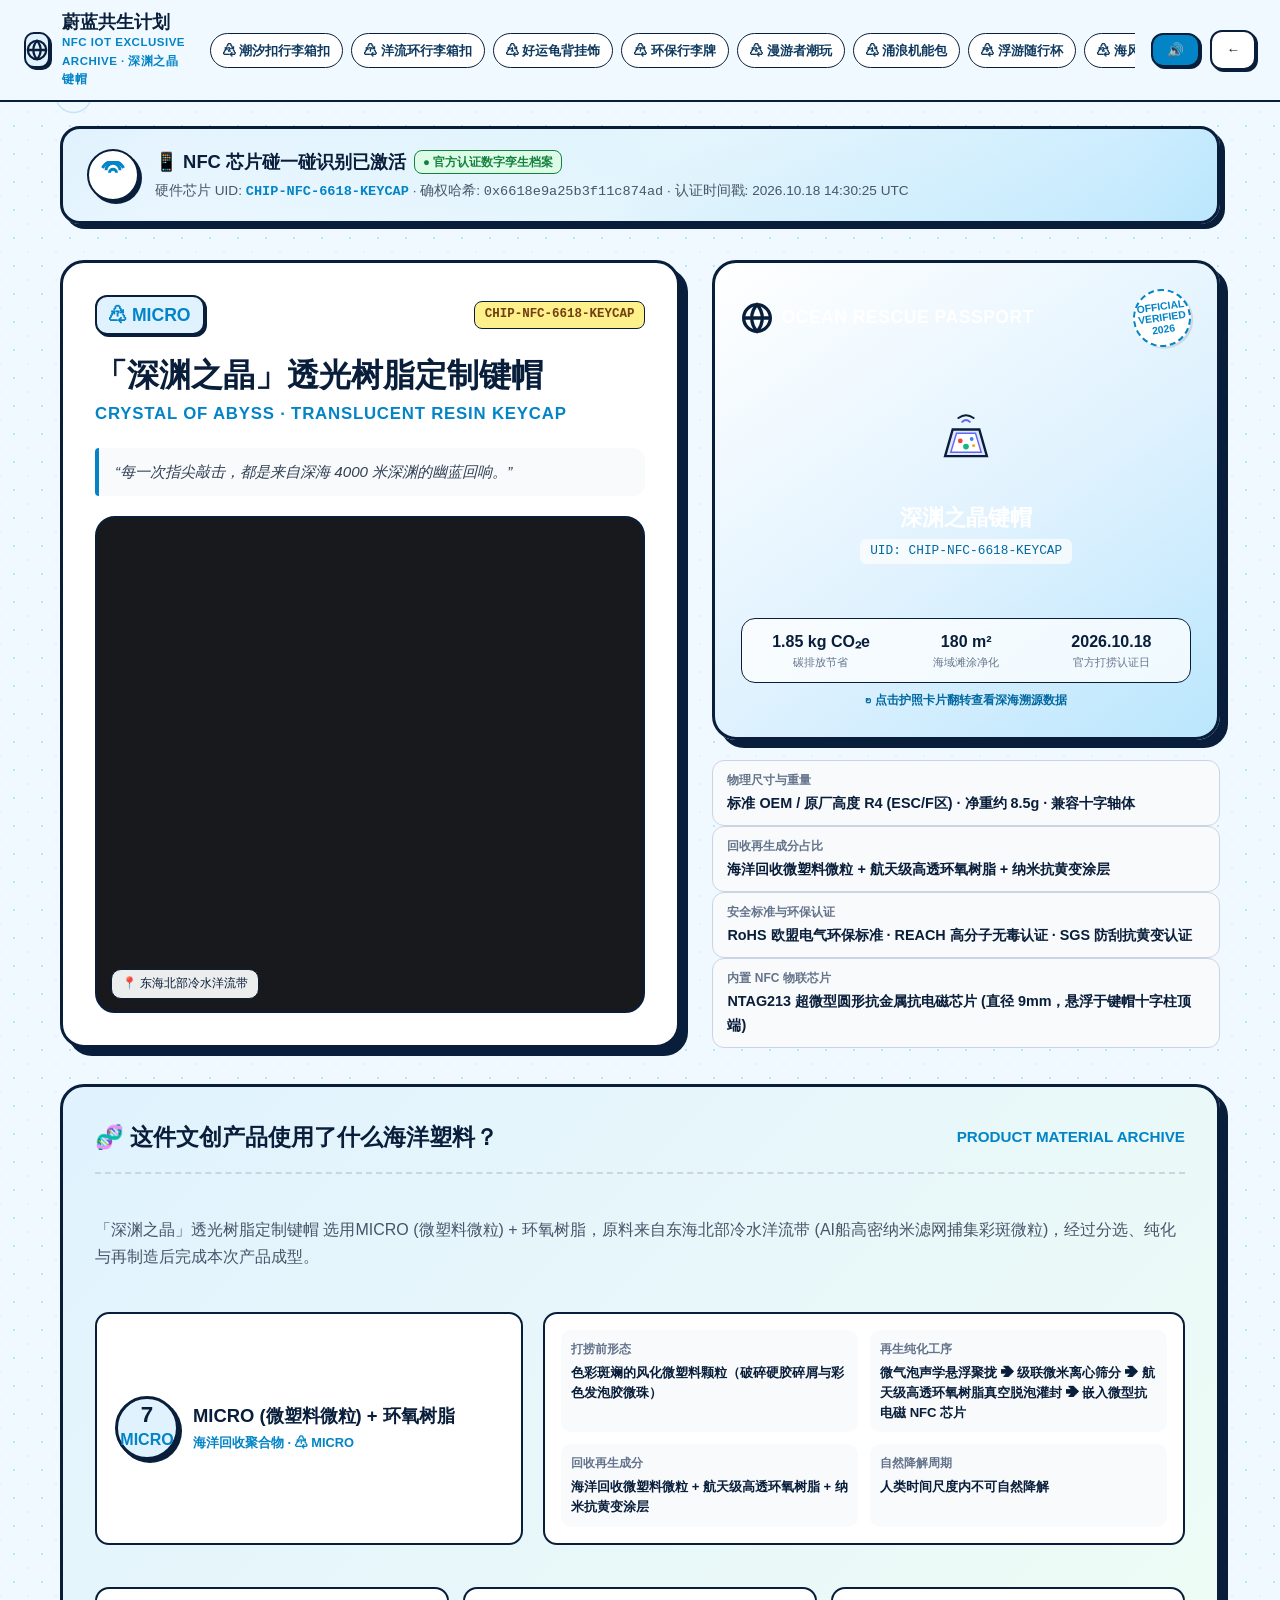
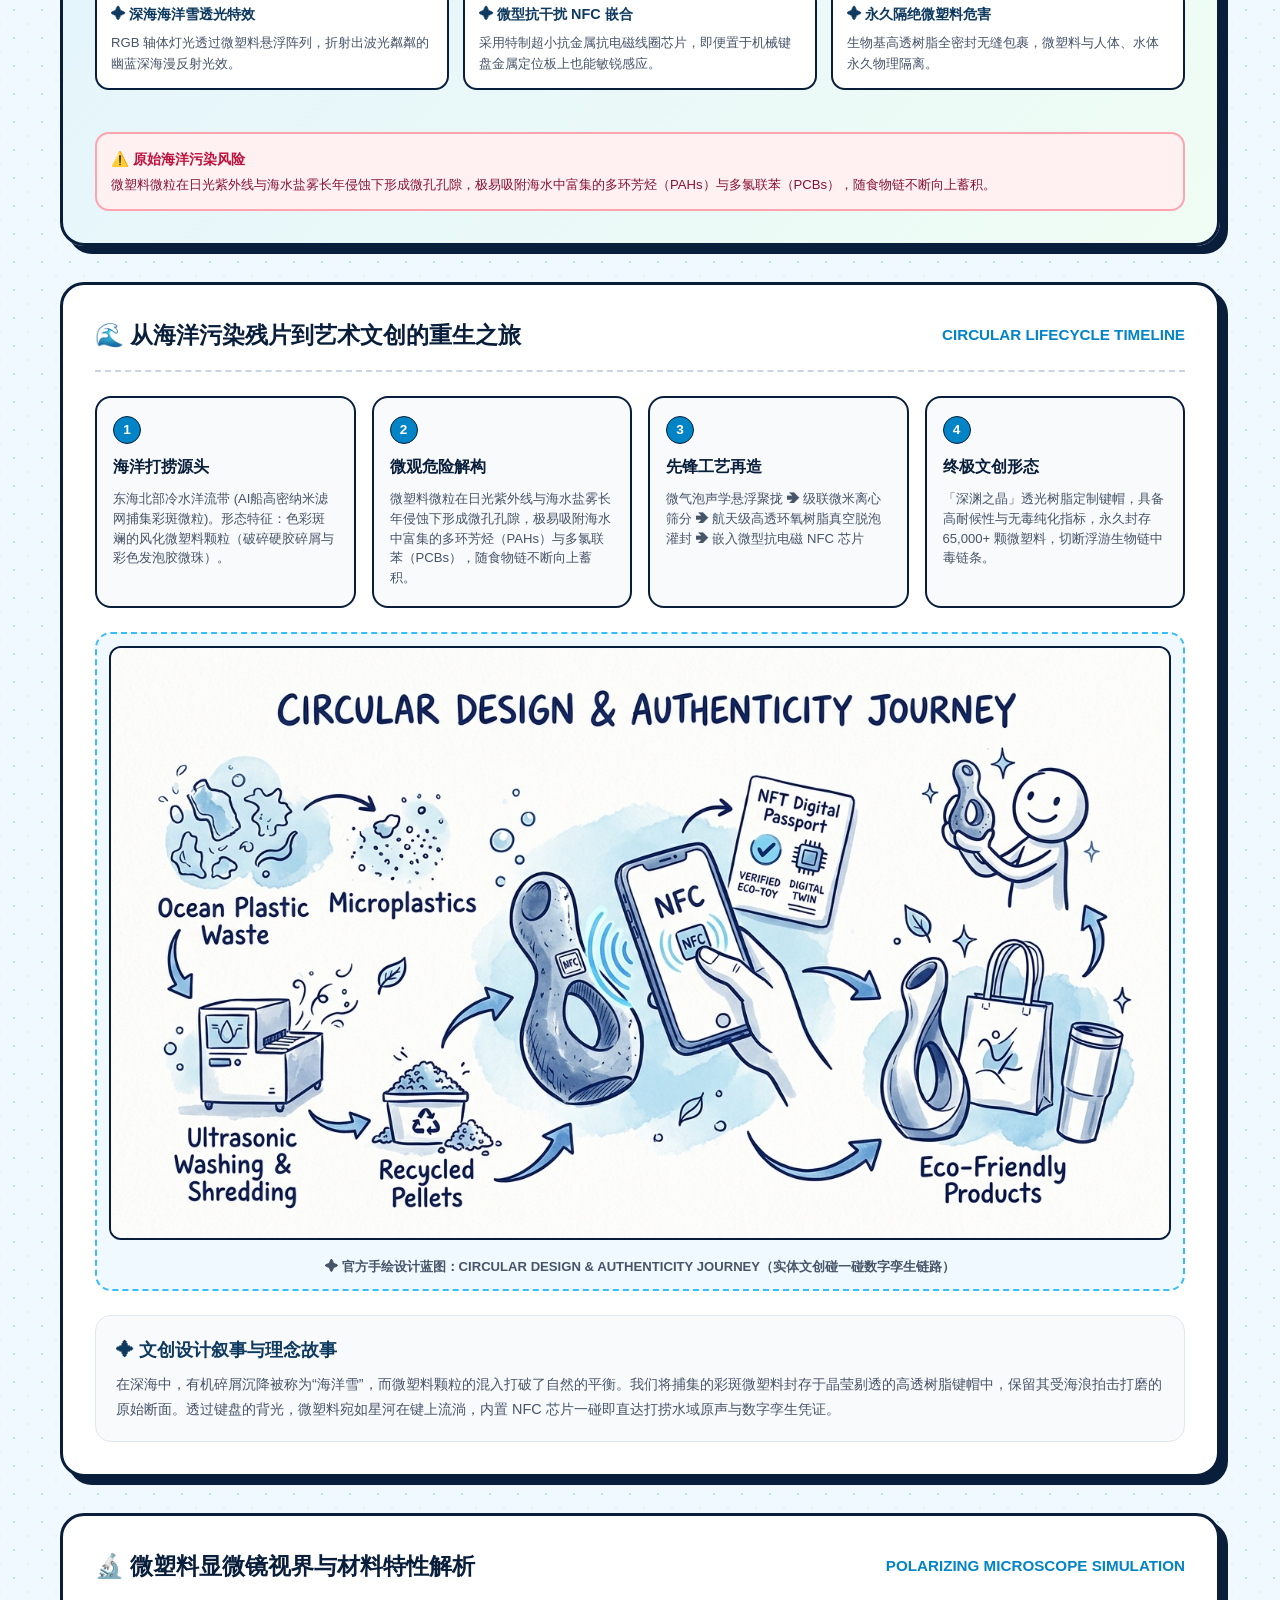
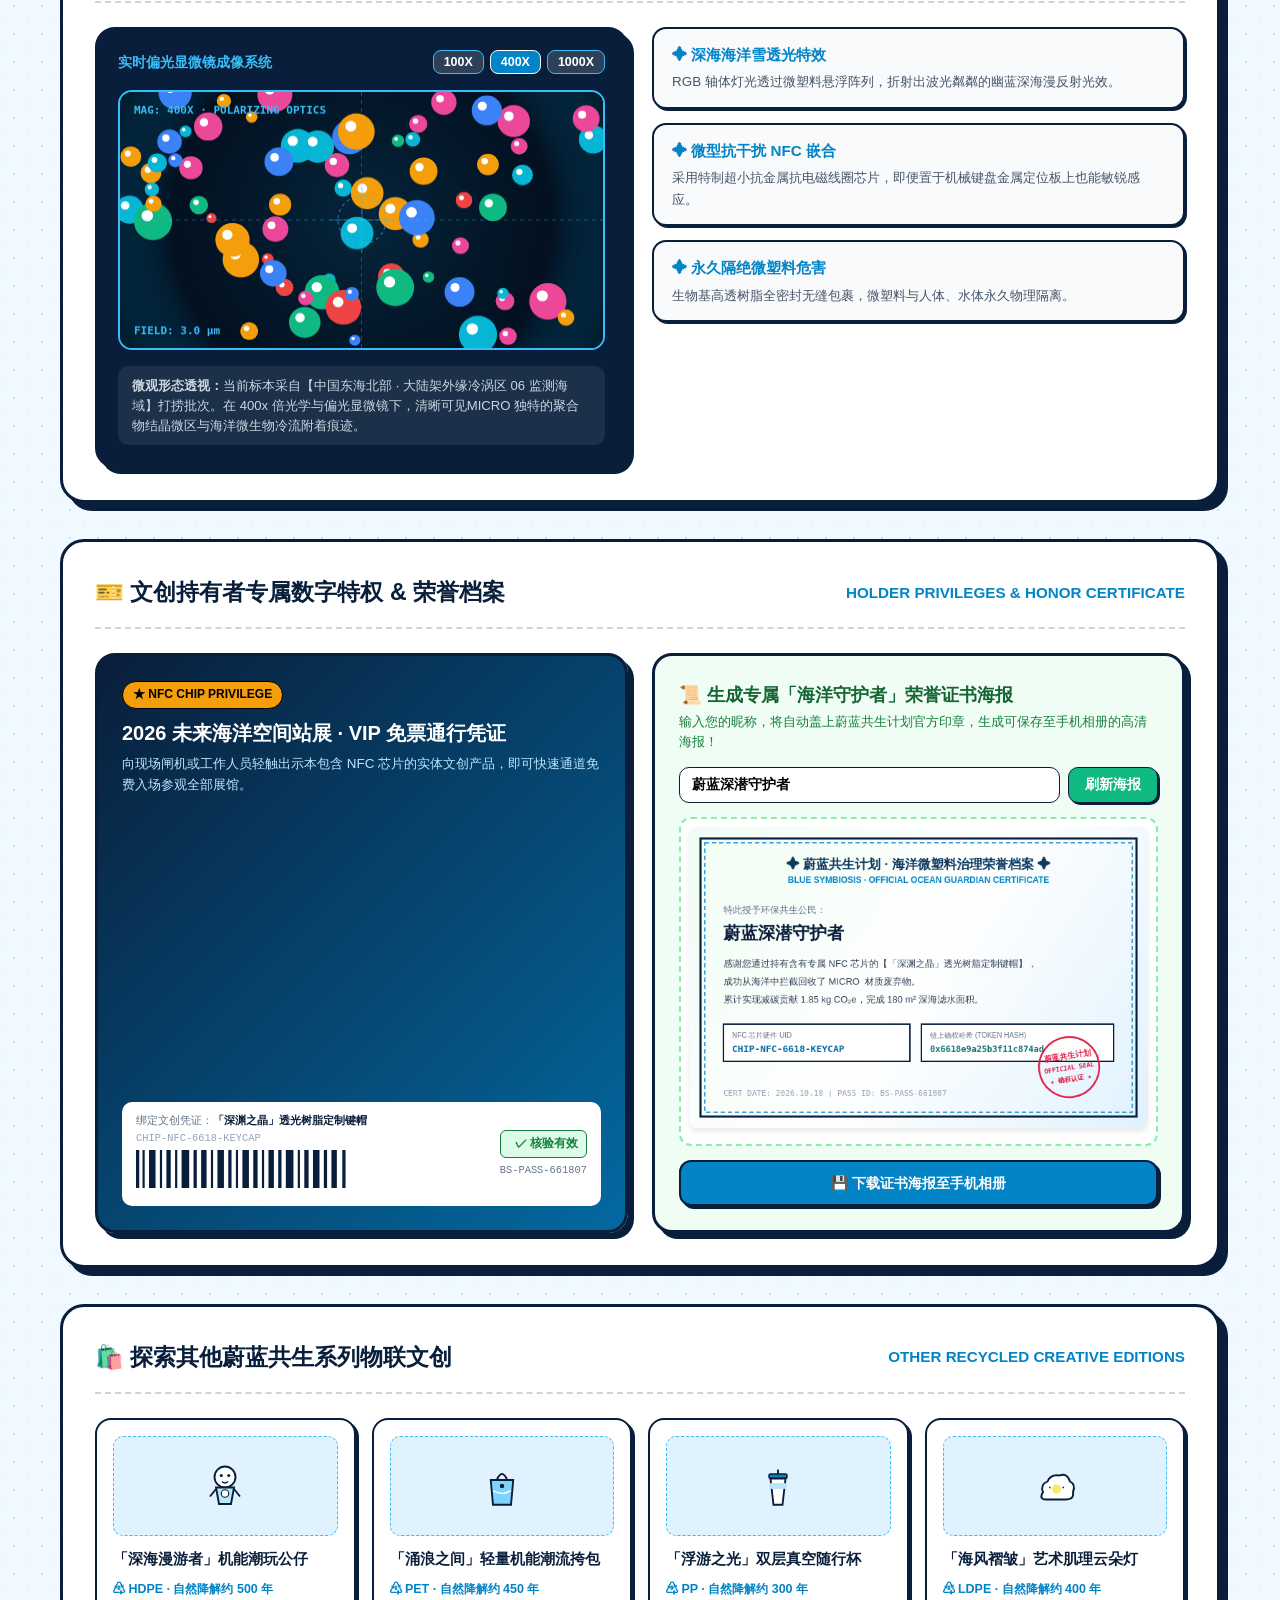
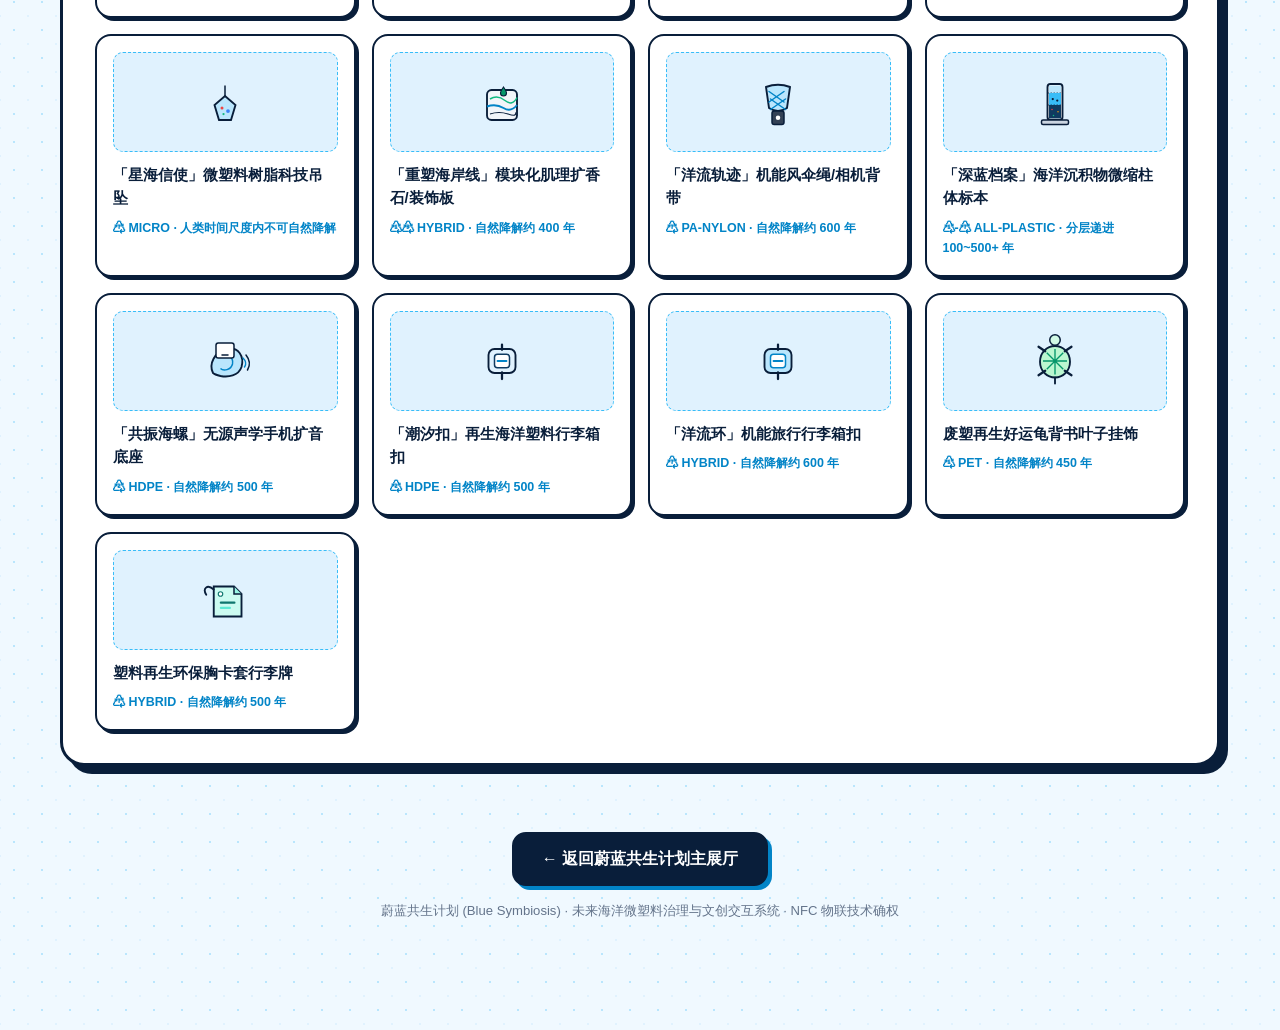
<file: product-keycap.html>
<!DOCTYPE html>
<html lang="zh-CN">
<head>
  <meta charset="UTF-8">
  <meta name="viewport" content="width=device-width, initial-scale=1.0">
  <meta http-equiv="refresh" content="0; url=https://jianhaozhouglitch.github.io/Blue-symbiosis/product.html?id=prod-keycap">
  <title>「深渊之晶」透光树脂定制键帽 · 专有物联档案</title>
  <script>
    // NFC 标签跳转：优先使用外网地址，兼容局域网环境
    (function() {
      var targetUrl = 'https://jianhaozhouglitch.github.io/Blue-symbiosis/product.html?id=prod-keycap';
      window.location.replace(targetUrl);
    })();
  </script>
</head>
<body style="font-family: -apple-system, BlinkMacSystemFont, 'Segoe UI', Roboto, sans-serif; text-align: center; padding: 60px 20px; background: #eef2ff; color: #091e3a;">
  <div style="max-width: 480px; margin: 0 auto; background: #ffffff; border: 2.5px solid #091e3a; border-radius: 20px; padding: 30px; box-shadow: 6px 6px 0px #091e3a;">
    <h2 style="font-size: 1.3rem; margin-bottom: 10px;">📱 NFC 芯片碰一碰识别已连接</h2>
    <p style="color: #4f46e5; font-weight: 700; margin-bottom: 16px;">正在直达「深渊之晶」透光树脂定制键帽专有介绍页...</p>
    <a href="https://jianhaozhouglitch.github.io/Blue-symbiosis/product.html?id=prod-keycap" style="display: inline-block; background: #4f46e5; color: #ffffff; padding: 10px 20px; border-radius: 10px; text-decoration: none; font-weight: 800; border: 2px solid #091e3a;">点击立即进入 ➔</a>
  </div>
</body>
</html>
</file>
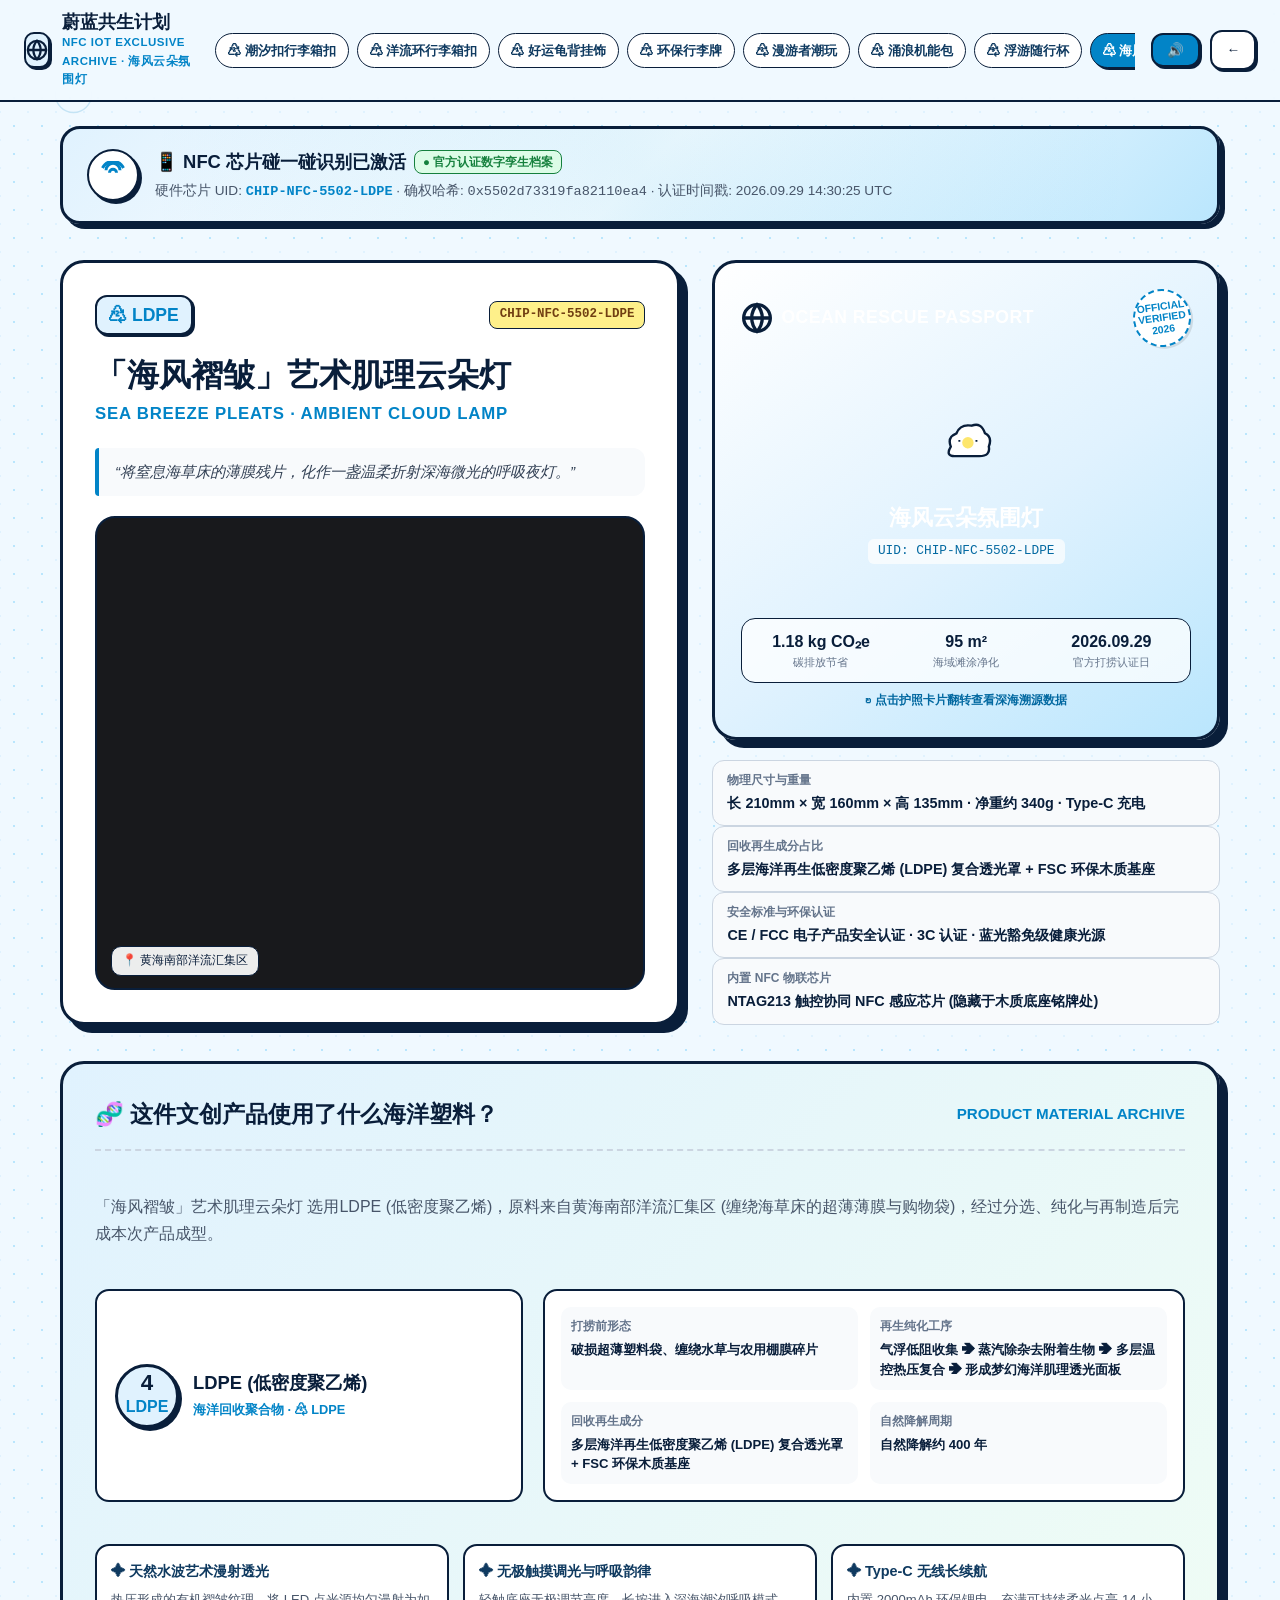
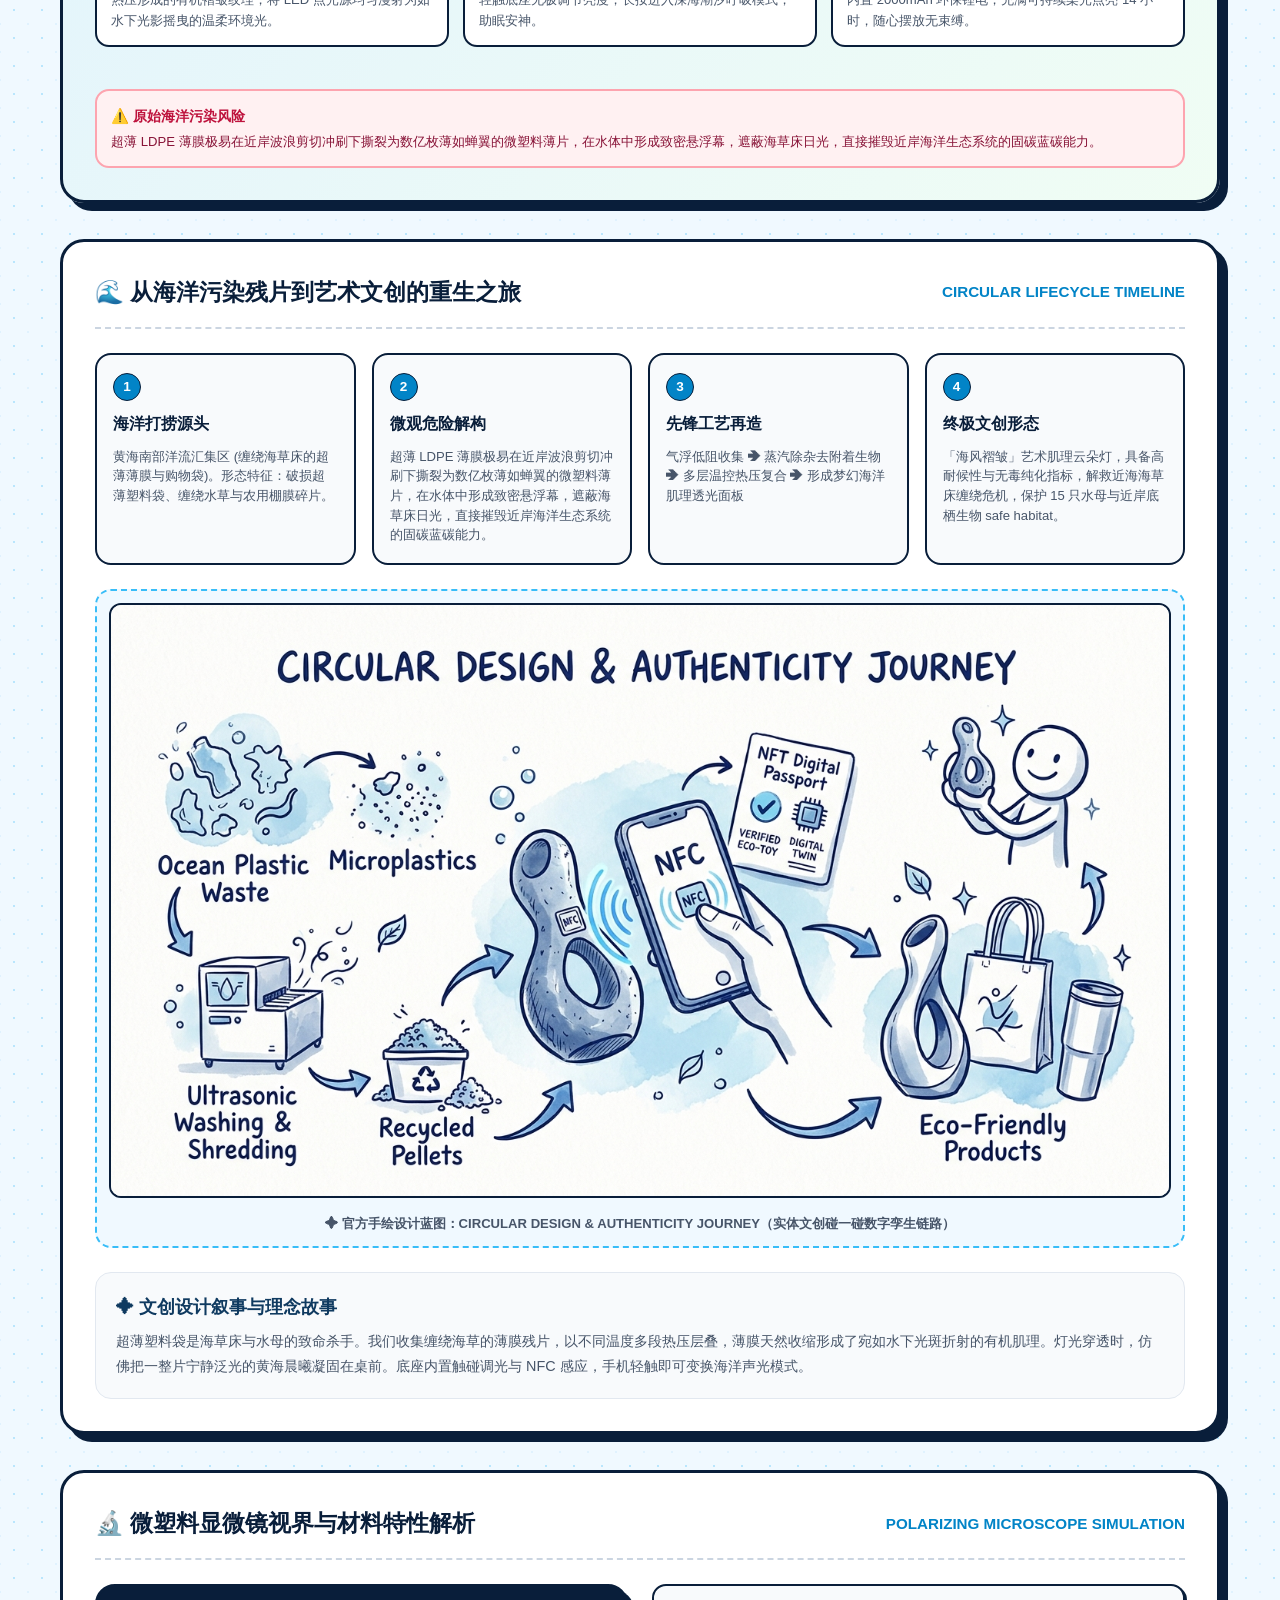
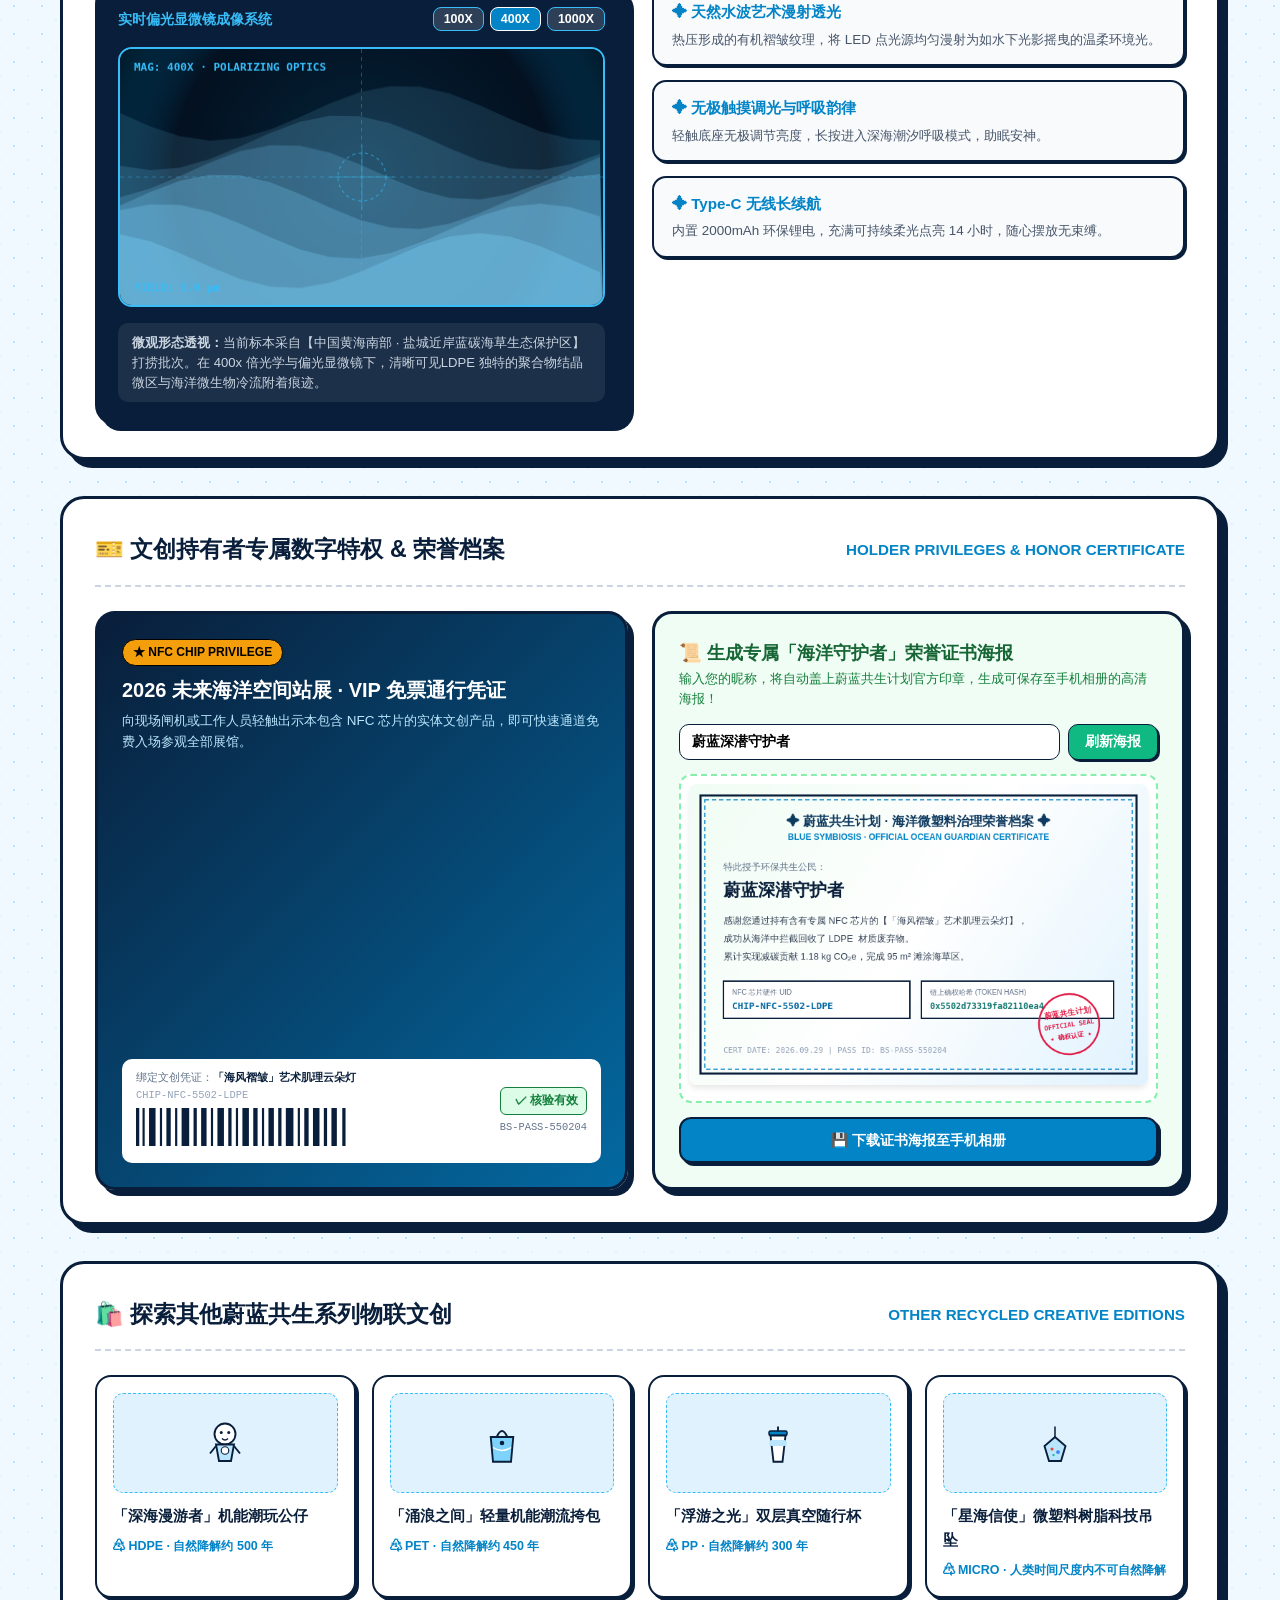
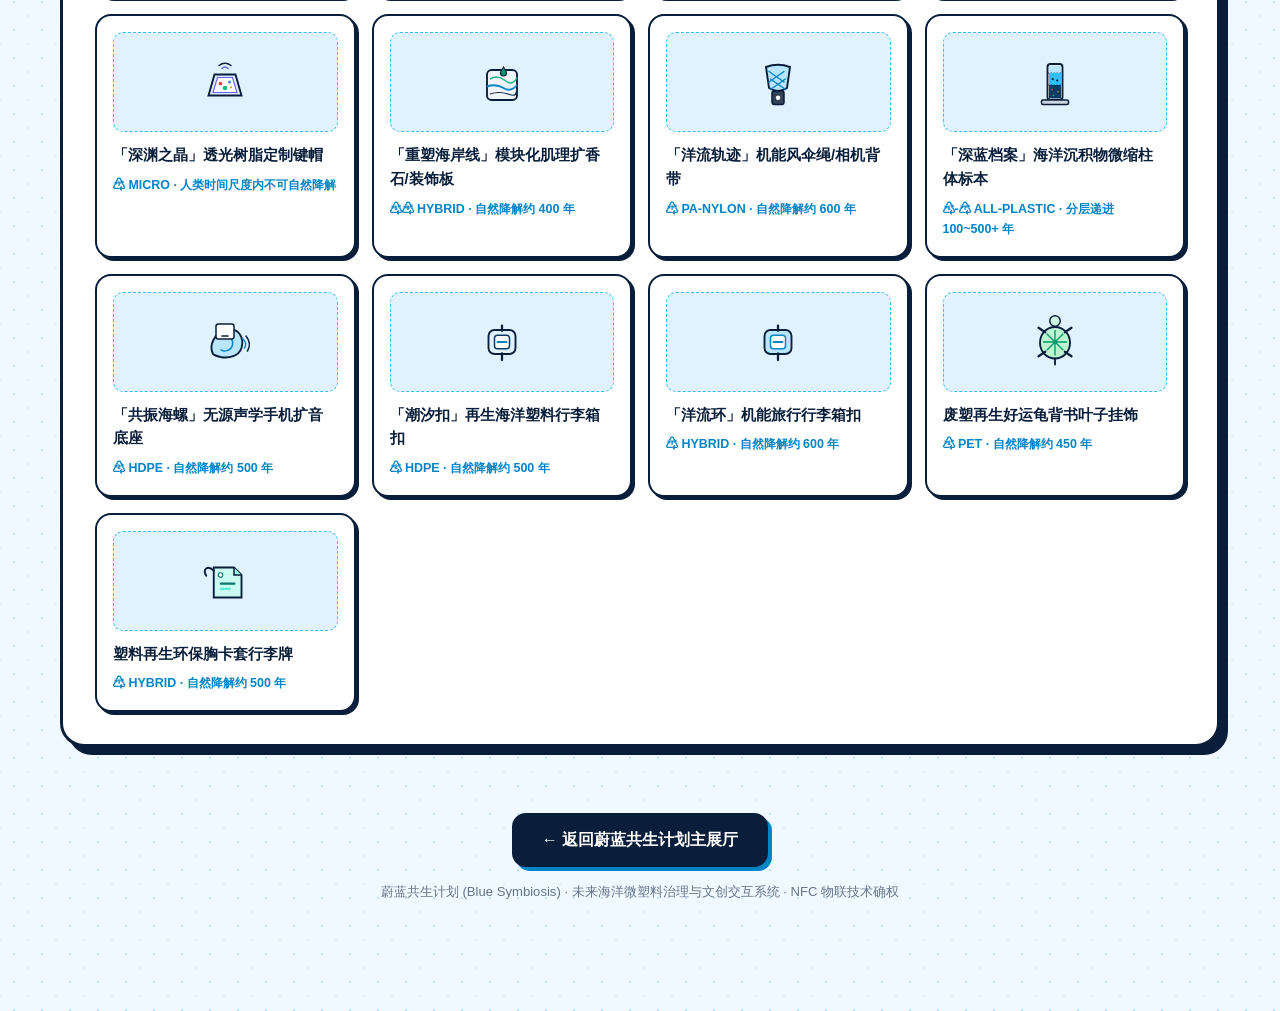
<file: product-ldpe.html>
<!DOCTYPE html>
<html lang="zh-CN">
<head>
  <meta charset="UTF-8">
  <meta name="viewport" content="width=device-width, initial-scale=1.0">
  <meta http-equiv="refresh" content="0; url=https://jianhaozhouglitch.github.io/Blue-symbiosis/product.html?id=prod-ldpe">
  <title>「海风褶皱」艺术肌理云朵灯 · 专有物联档案</title>
  <script>
    // NFC 标签跳转：优先使用外网地址，兼容局域网环境
    (function() {
      var targetUrl = 'https://jianhaozhouglitch.github.io/Blue-symbiosis/product.html?id=prod-ldpe';
      window.location.replace(targetUrl);
    })();
  </script>
</head>
<body style="font-family: -apple-system, BlinkMacSystemFont, 'Segoe UI', Roboto, sans-serif; text-align: center; padding: 60px 20px; background: #f0f9ff; color: #091e3a;">
  <div style="max-width: 480px; margin: 0 auto; background: #ffffff; border: 2.5px solid #091e3a; border-radius: 20px; padding: 30px; box-shadow: 6px 6px 0px #091e3a;">
    <h2 style="font-size: 1.3rem; margin-bottom: 10px;">📱 NFC 芯片碰一碰识别已连接</h2>
    <p style="color: #38bdf8; font-weight: 700; margin-bottom: 16px;">正在直达「海风褶皱」艺术肌理云朵灯专有介绍页...</p>
    <a href="https://jianhaozhouglitch.github.io/Blue-symbiosis/product.html?id=prod-ldpe" style="display: inline-block; background: #38bdf8; color: #091e3a; padding: 10px 20px; border-radius: 10px; text-decoration: none; font-weight: 800; border: 2px solid #091e3a;">点击立即进入 ➔</a>
  </div>
</body>
</html>
</file>
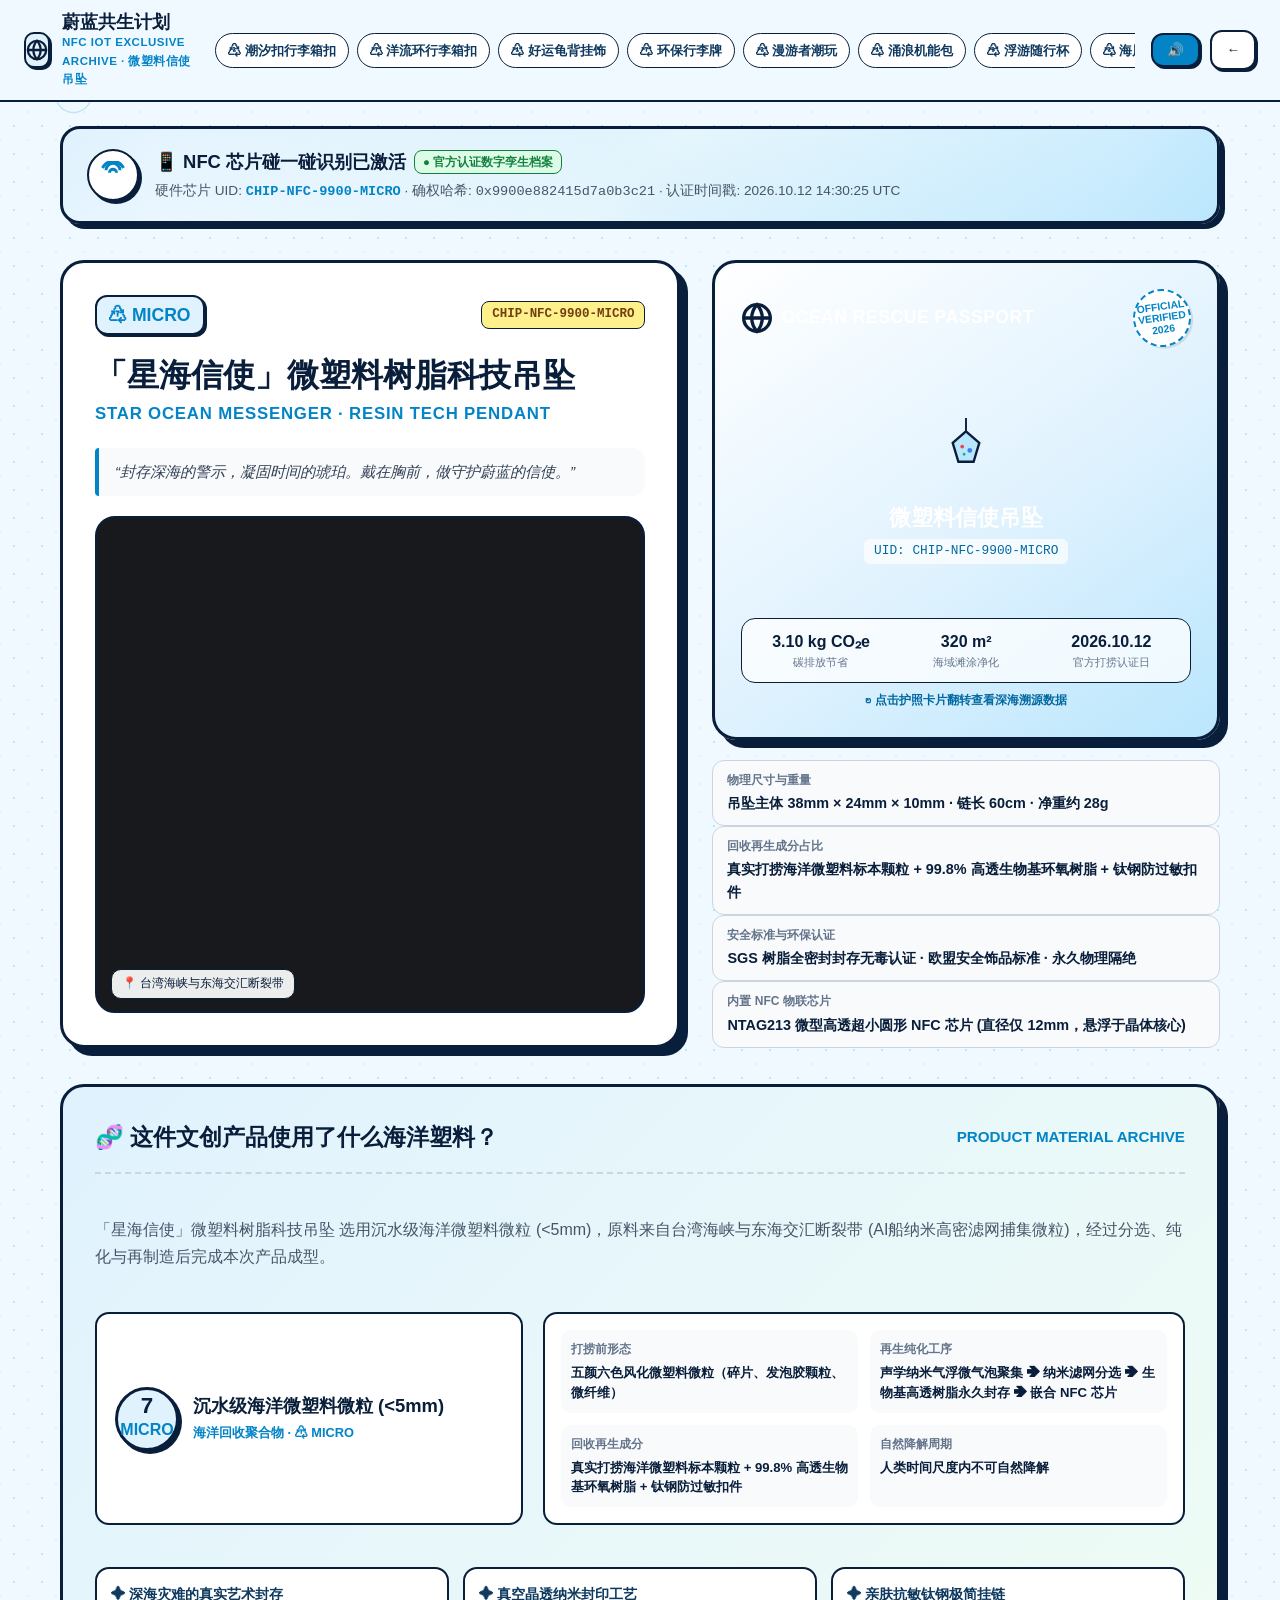
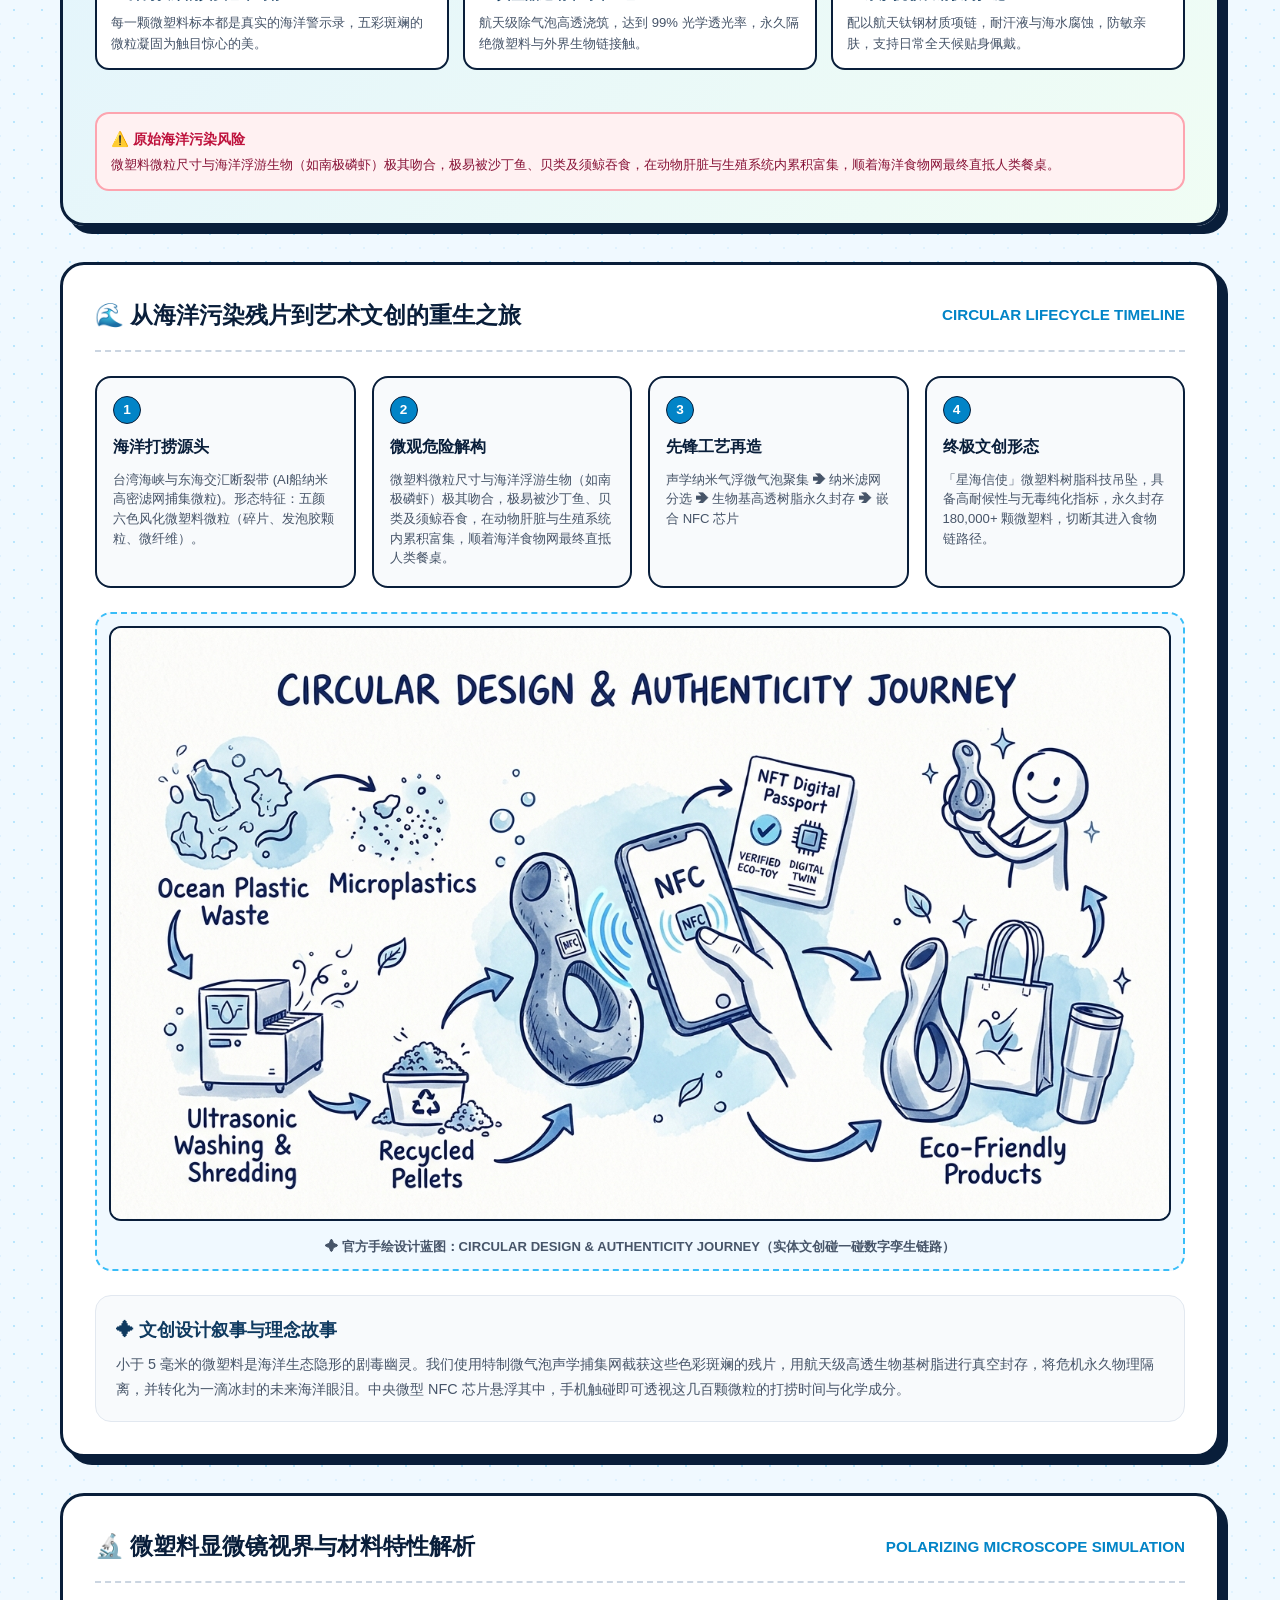
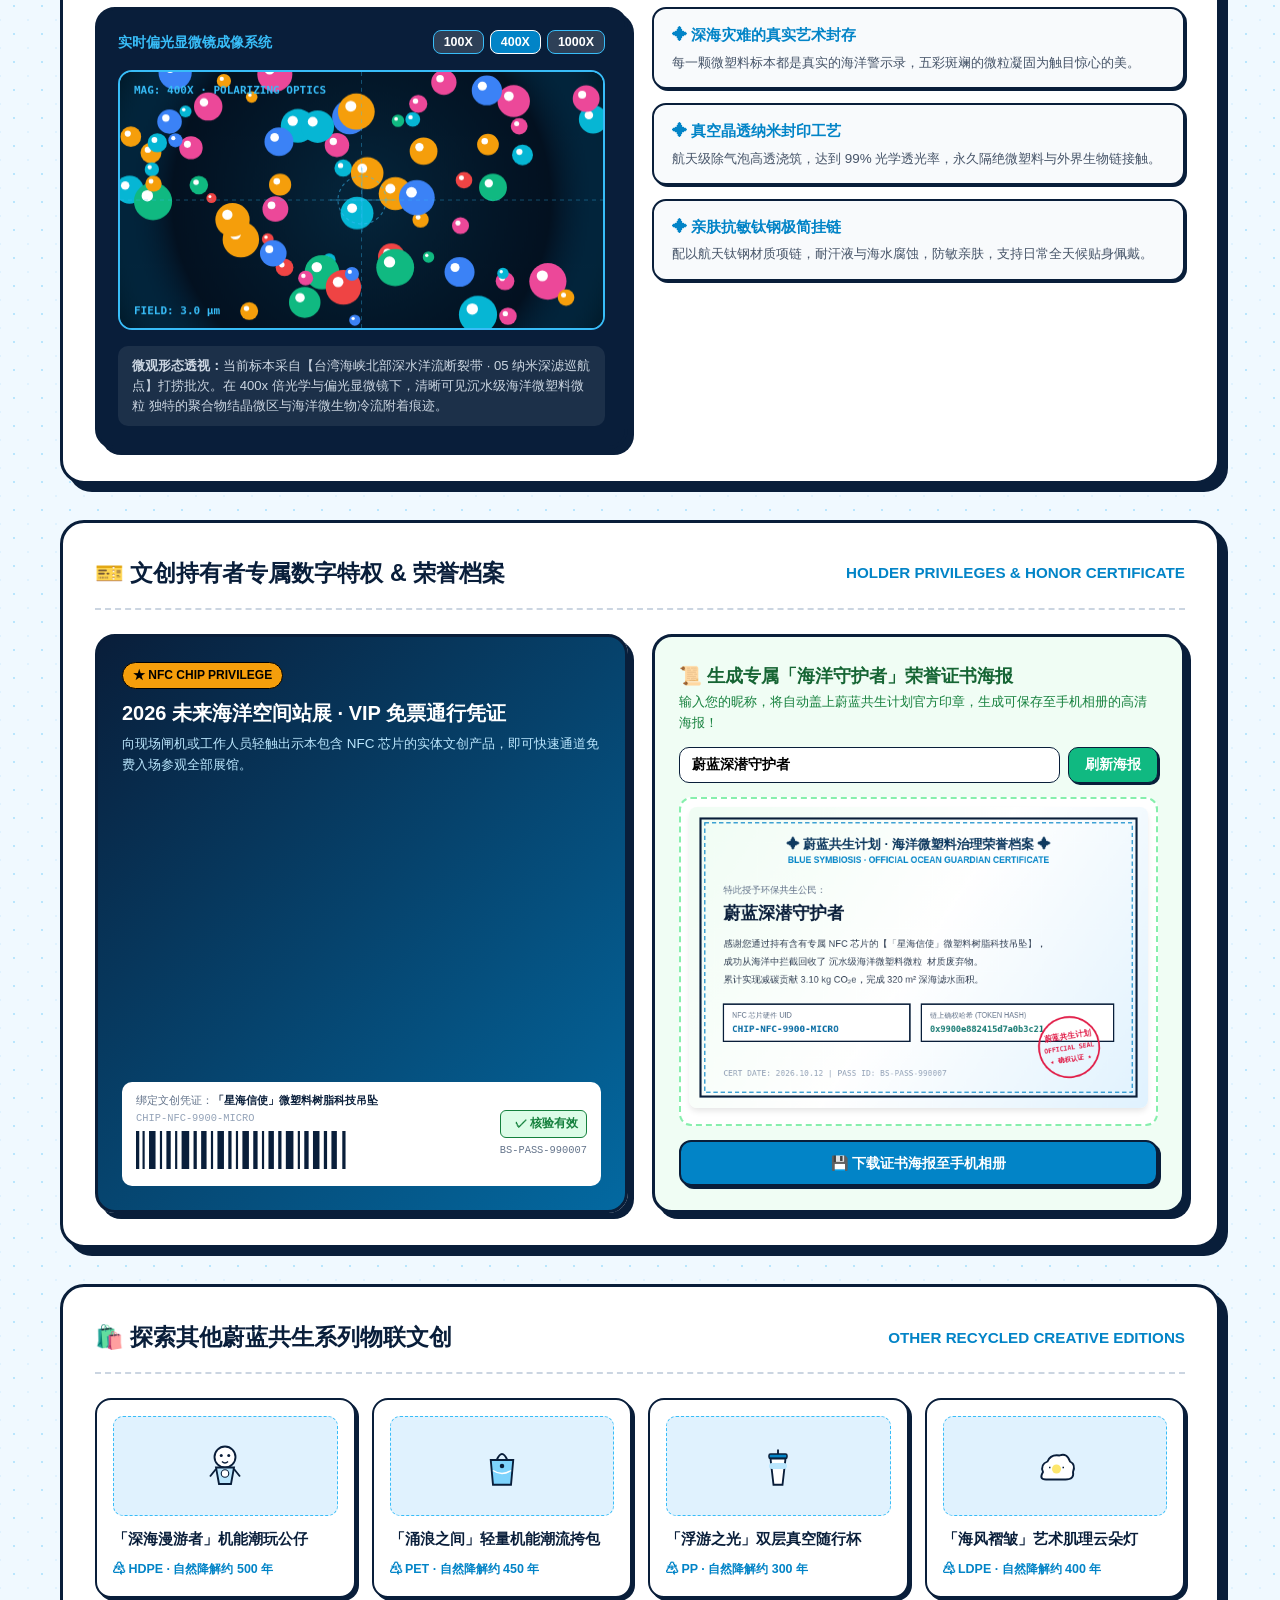
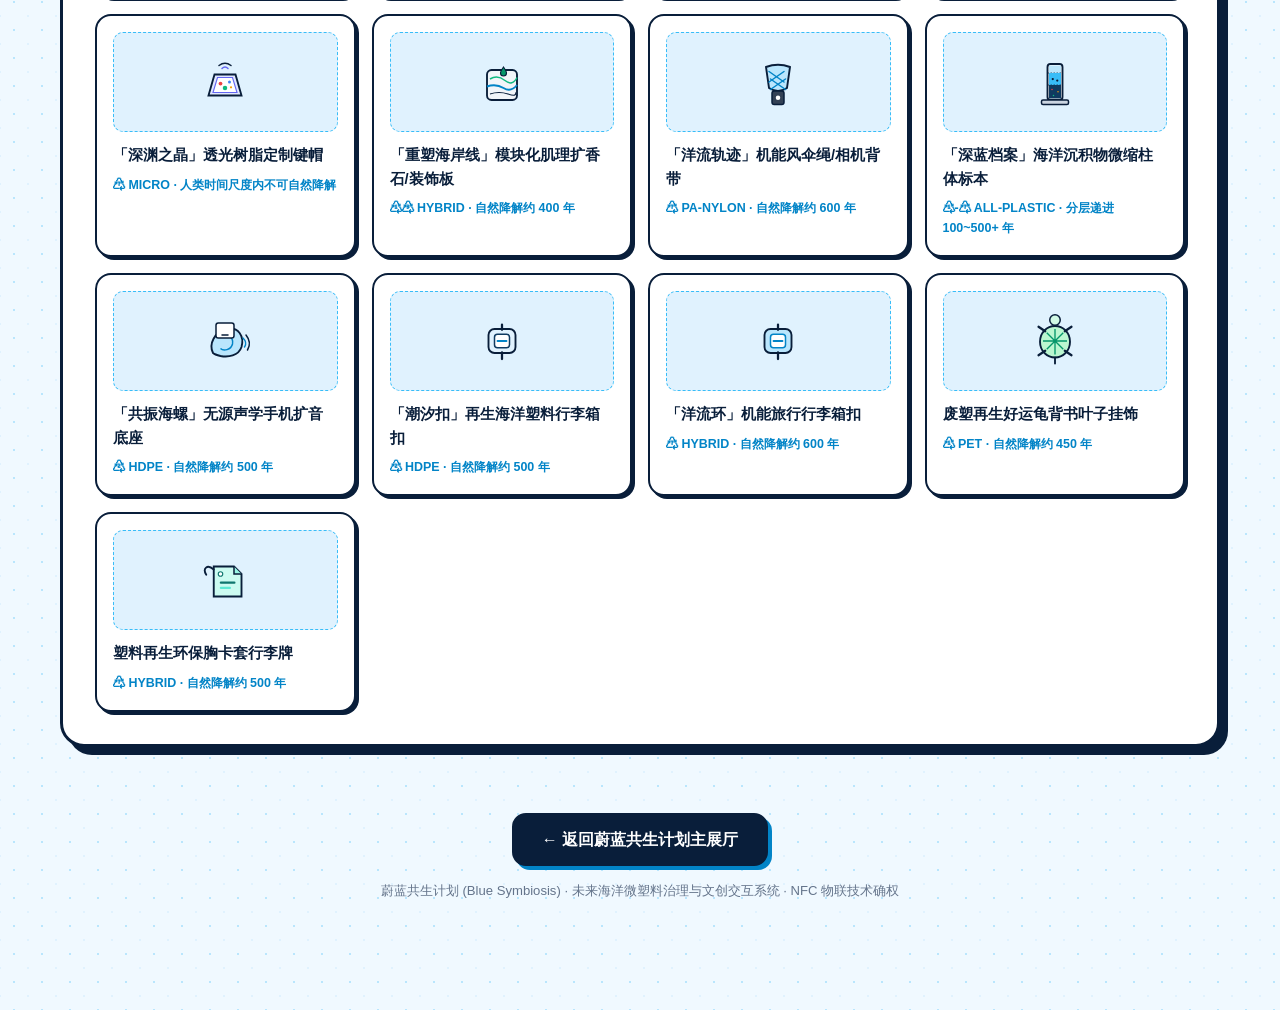
<file: product-micro.html>
<!DOCTYPE html>
<html lang="zh-CN">
<head>
  <meta charset="UTF-8">
  <meta name="viewport" content="width=device-width, initial-scale=1.0">
  <meta http-equiv="refresh" content="0; url=https://jianhaozhouglitch.github.io/Blue-symbiosis/product.html?id=prod-micro">
  <title>「星海信使」微塑料树脂科技吊坠 · 专有物联档案</title>
  <script>
    // NFC 标签跳转：优先使用外网地址，兼容局域网环境
    (function() {
      var targetUrl = 'https://jianhaozhouglitch.github.io/Blue-symbiosis/product.html?id=prod-micro';
      window.location.replace(targetUrl);
    })();
  </script>
</head>
<body style="font-family: -apple-system, BlinkMacSystemFont, 'Segoe UI', Roboto, sans-serif; text-align: center; padding: 60px 20px; background: #f0f9ff; color: #091e3a;">
  <div style="max-width: 480px; margin: 0 auto; background: #ffffff; border: 2.5px solid #091e3a; border-radius: 20px; padding: 30px; box-shadow: 6px 6px 0px #091e3a;">
    <h2 style="font-size: 1.3rem; margin-bottom: 10px;">📱 NFC 芯片碰一碰识别已连接</h2>
    <p style="color: #0f3a60; font-weight: 700; margin-bottom: 16px;">正在直达「星海信使」微塑料树脂科技吊坠专有介绍页...</p>
    <a href="https://jianhaozhouglitch.github.io/Blue-symbiosis/product.html?id=prod-micro" style="display: inline-block; background: #0f3a60; color: #ffffff; padding: 10px 20px; border-radius: 10px; text-decoration: none; font-weight: 800; border: 2px solid #091e3a;">点击立即进入 ➔</a>
  </div>
</body>
</html>
</file>
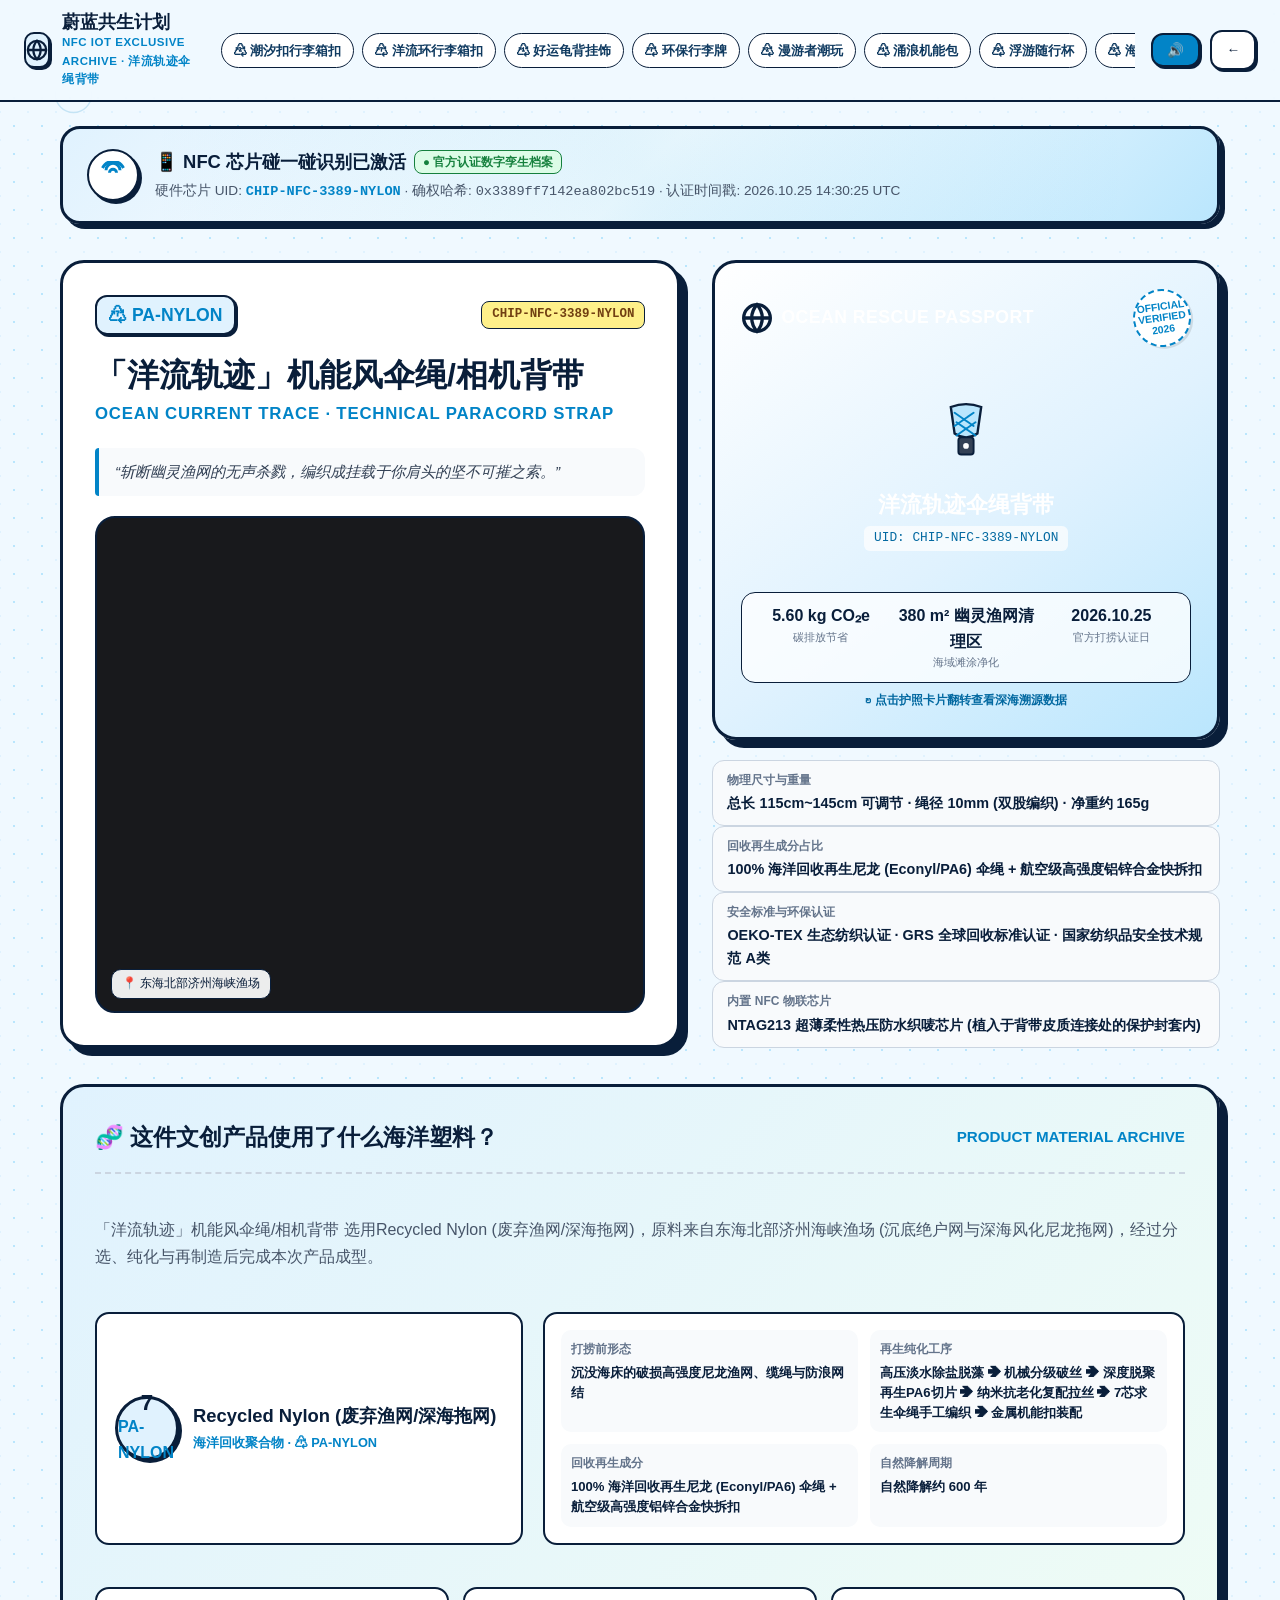
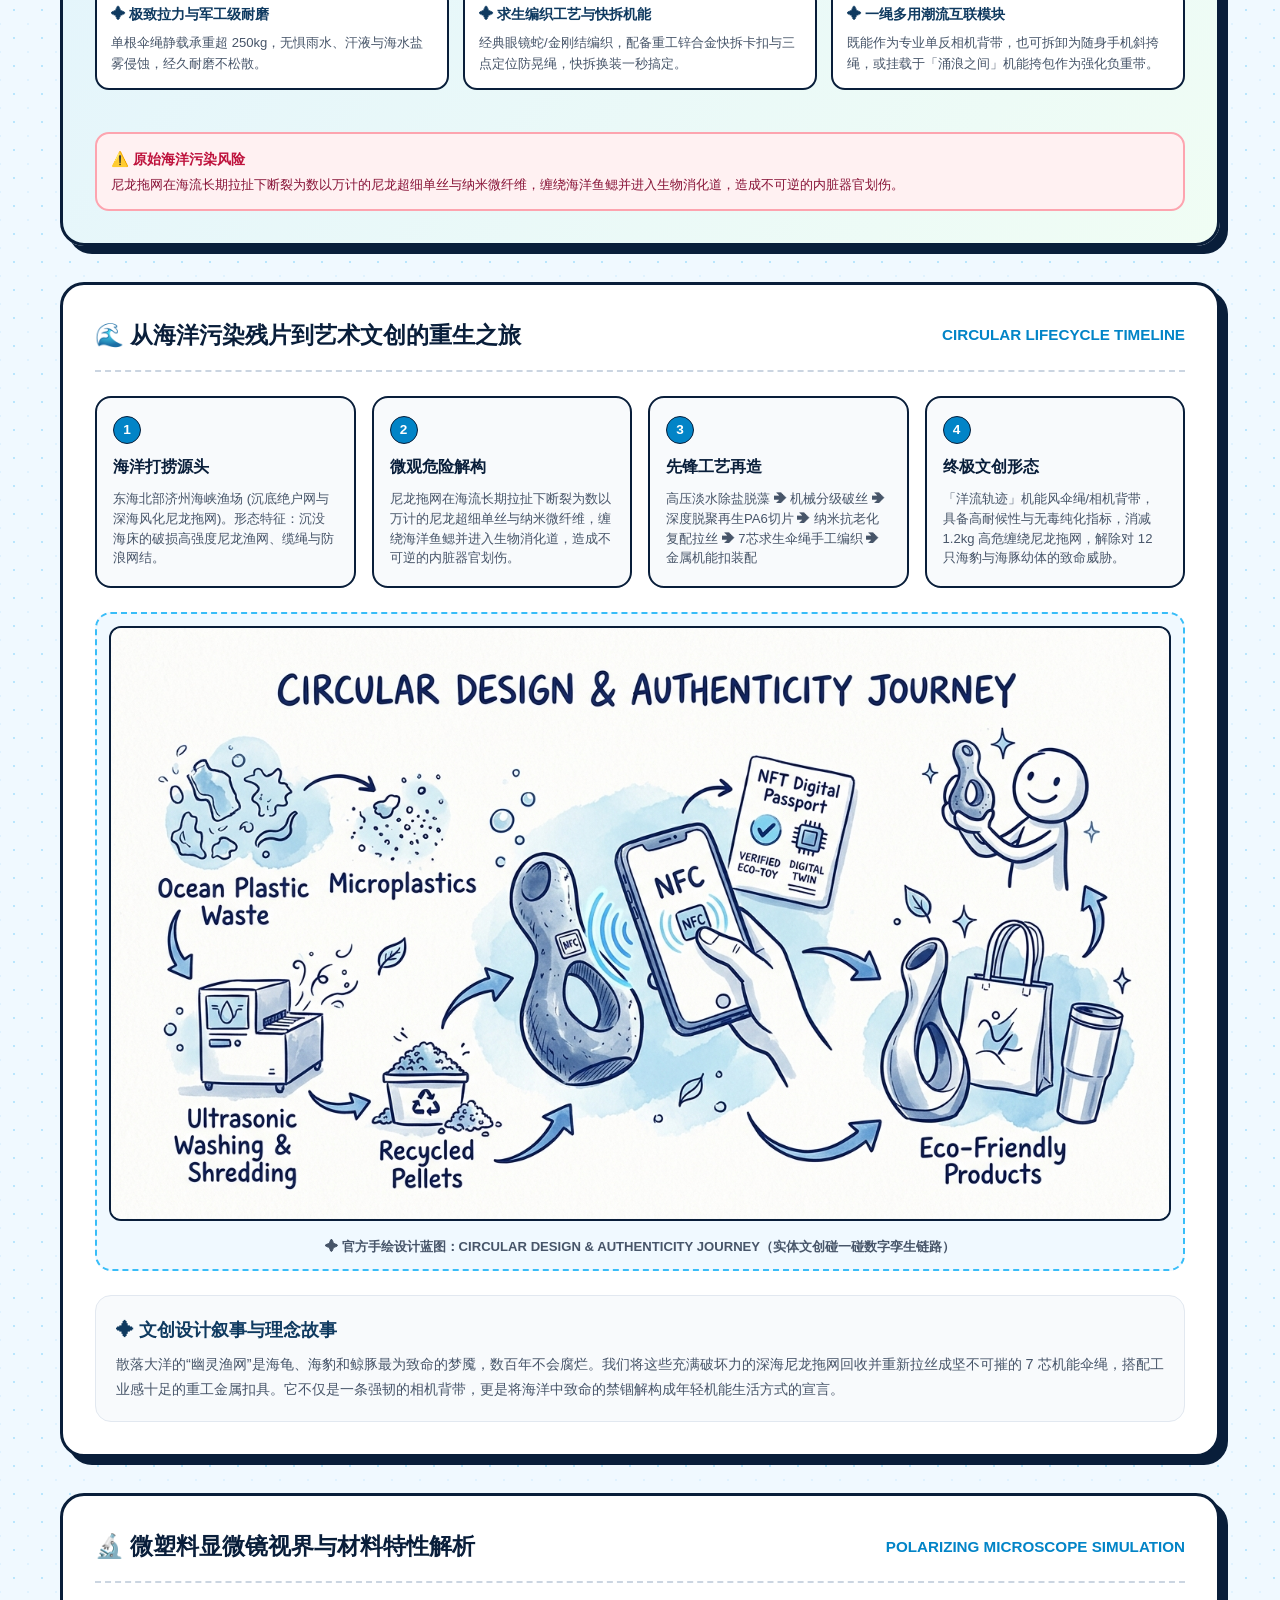
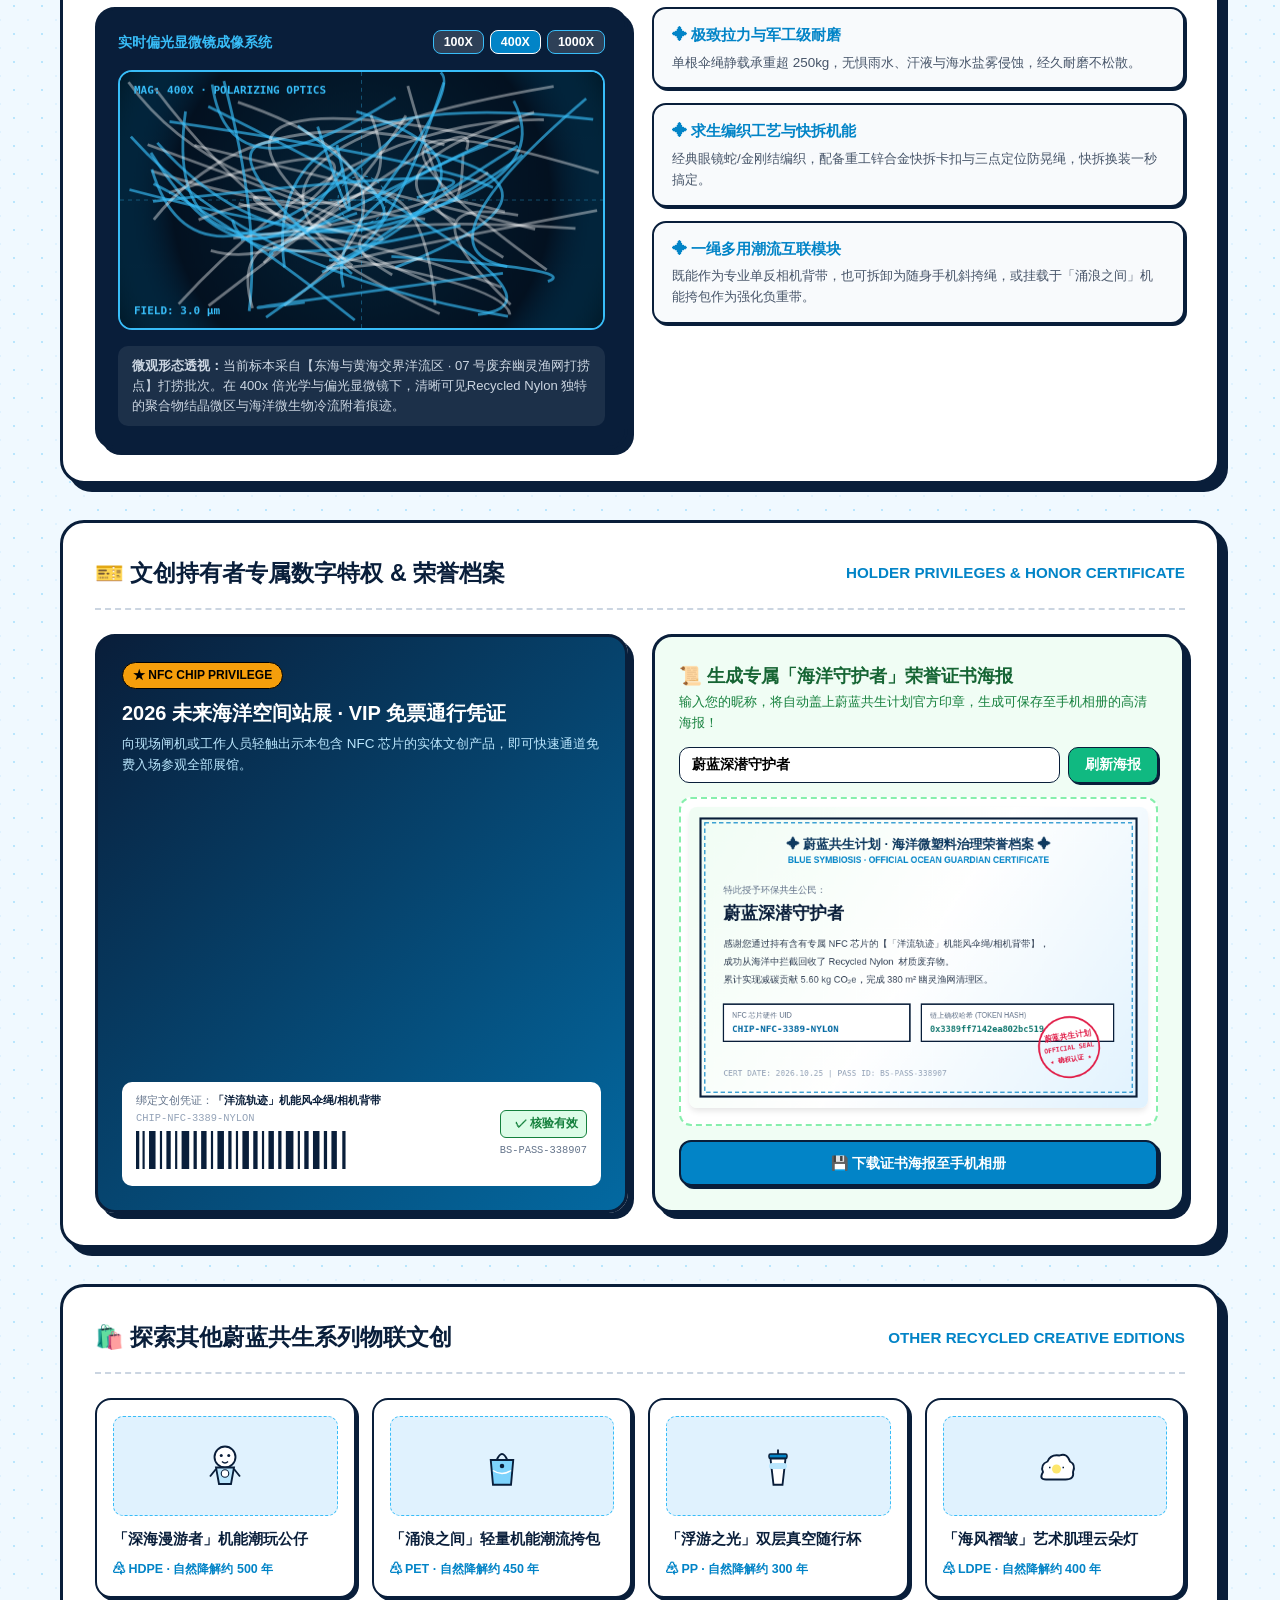
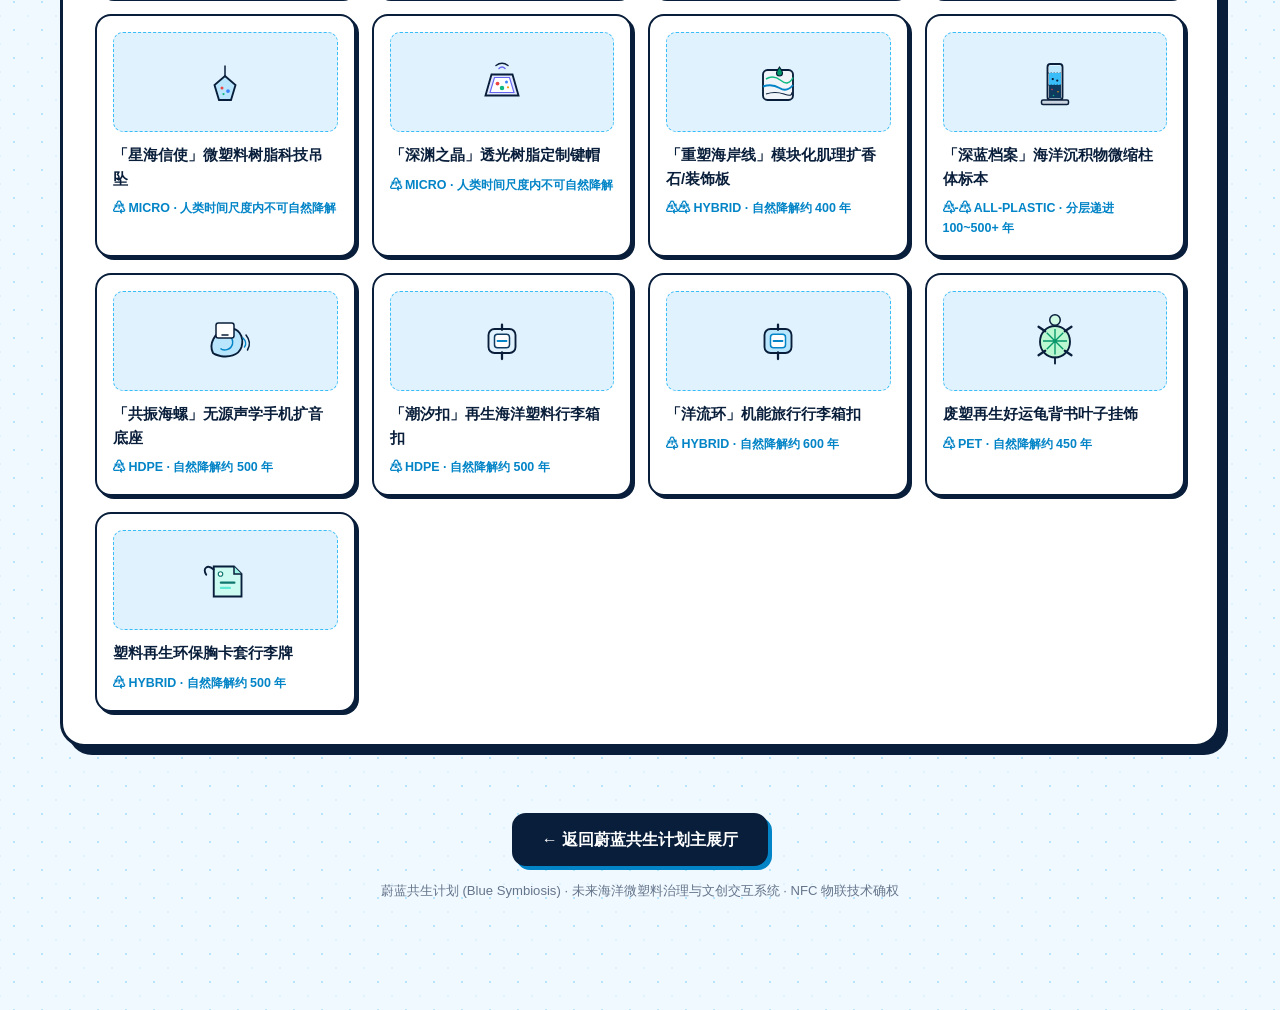
<file: product-paracord.html>
<!DOCTYPE html>
<html lang="zh-CN">
<head>
  <meta charset="UTF-8">
  <meta name="viewport" content="width=device-width, initial-scale=1.0">
  <meta http-equiv="refresh" content="0; url=https://jianhaozhouglitch.github.io/Blue-symbiosis/product.html?id=prod-paracord">
  <title>「洋流轨迹」机能风伞绳/相机背带 · 专有物联档案</title>
  <script>
    // NFC 标签跳转：优先使用外网地址，兼容局域网环境
    (function() {
      var targetUrl = 'https://jianhaozhouglitch.github.io/Blue-symbiosis/product.html?id=prod-paracord';
      window.location.replace(targetUrl);
    })();
  </script>
</head>
<body style="font-family: -apple-system, BlinkMacSystemFont, 'Segoe UI', Roboto, sans-serif; text-align: center; padding: 60px 20px; background: #f0f9ff; color: #091e3a;">
  <div style="max-width: 480px; margin: 0 auto; background: #ffffff; border: 2.5px solid #091e3a; border-radius: 20px; padding: 30px; box-shadow: 6px 6px 0px #091e3a;">
    <h2 style="font-size: 1.3rem; margin-bottom: 10px;">📱 NFC 芯片碰一碰识别已连接</h2>
    <p style="color: #0284c7; font-weight: 700; margin-bottom: 16px;">正在直达「洋流轨迹」机能风伞绳/相机背带专有介绍页...</p>
    <a href="https://jianhaozhouglitch.github.io/Blue-symbiosis/product.html?id=prod-paracord" style="display: inline-block; background: #0284c7; color: #ffffff; padding: 10px 20px; border-radius: 10px; text-decoration: none; font-weight: 800; border: 2px solid #091e3a;">点击立即进入 ➔</a>
  </div>
</body>
</html>
</file>
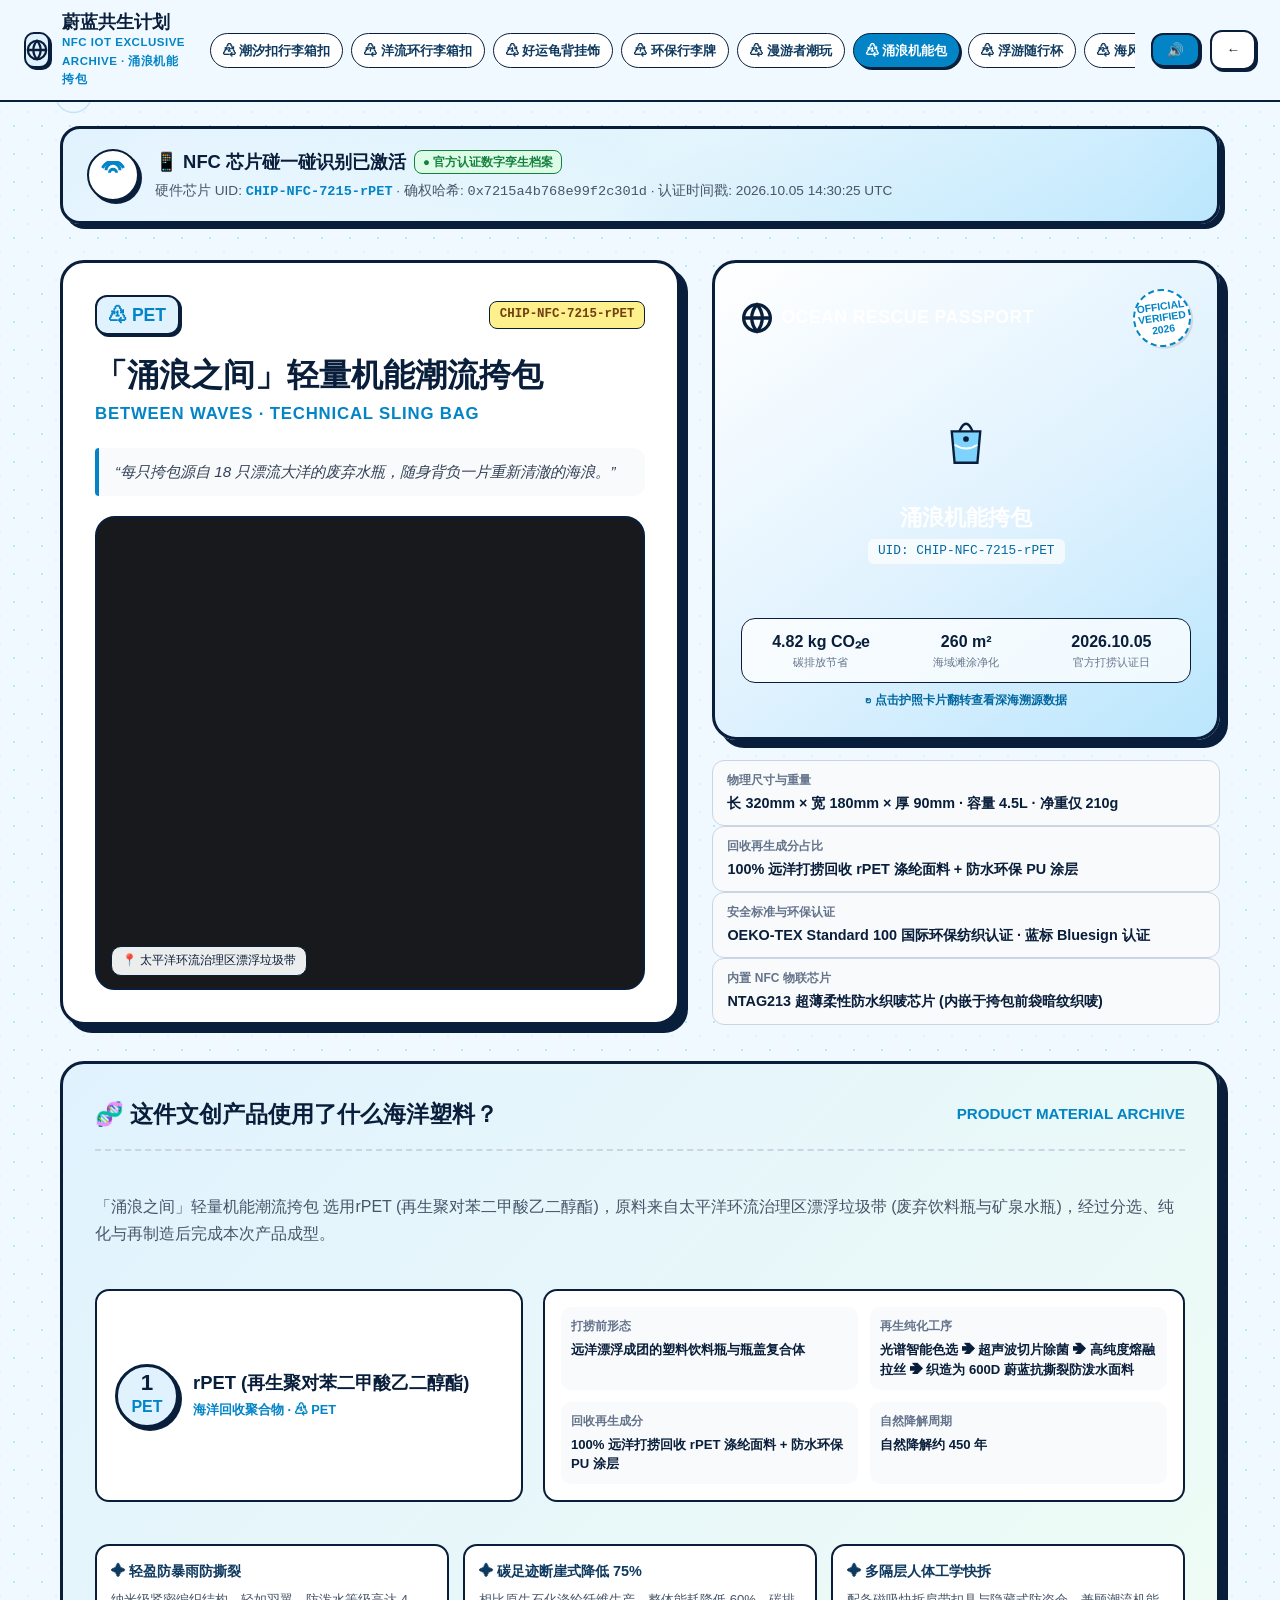
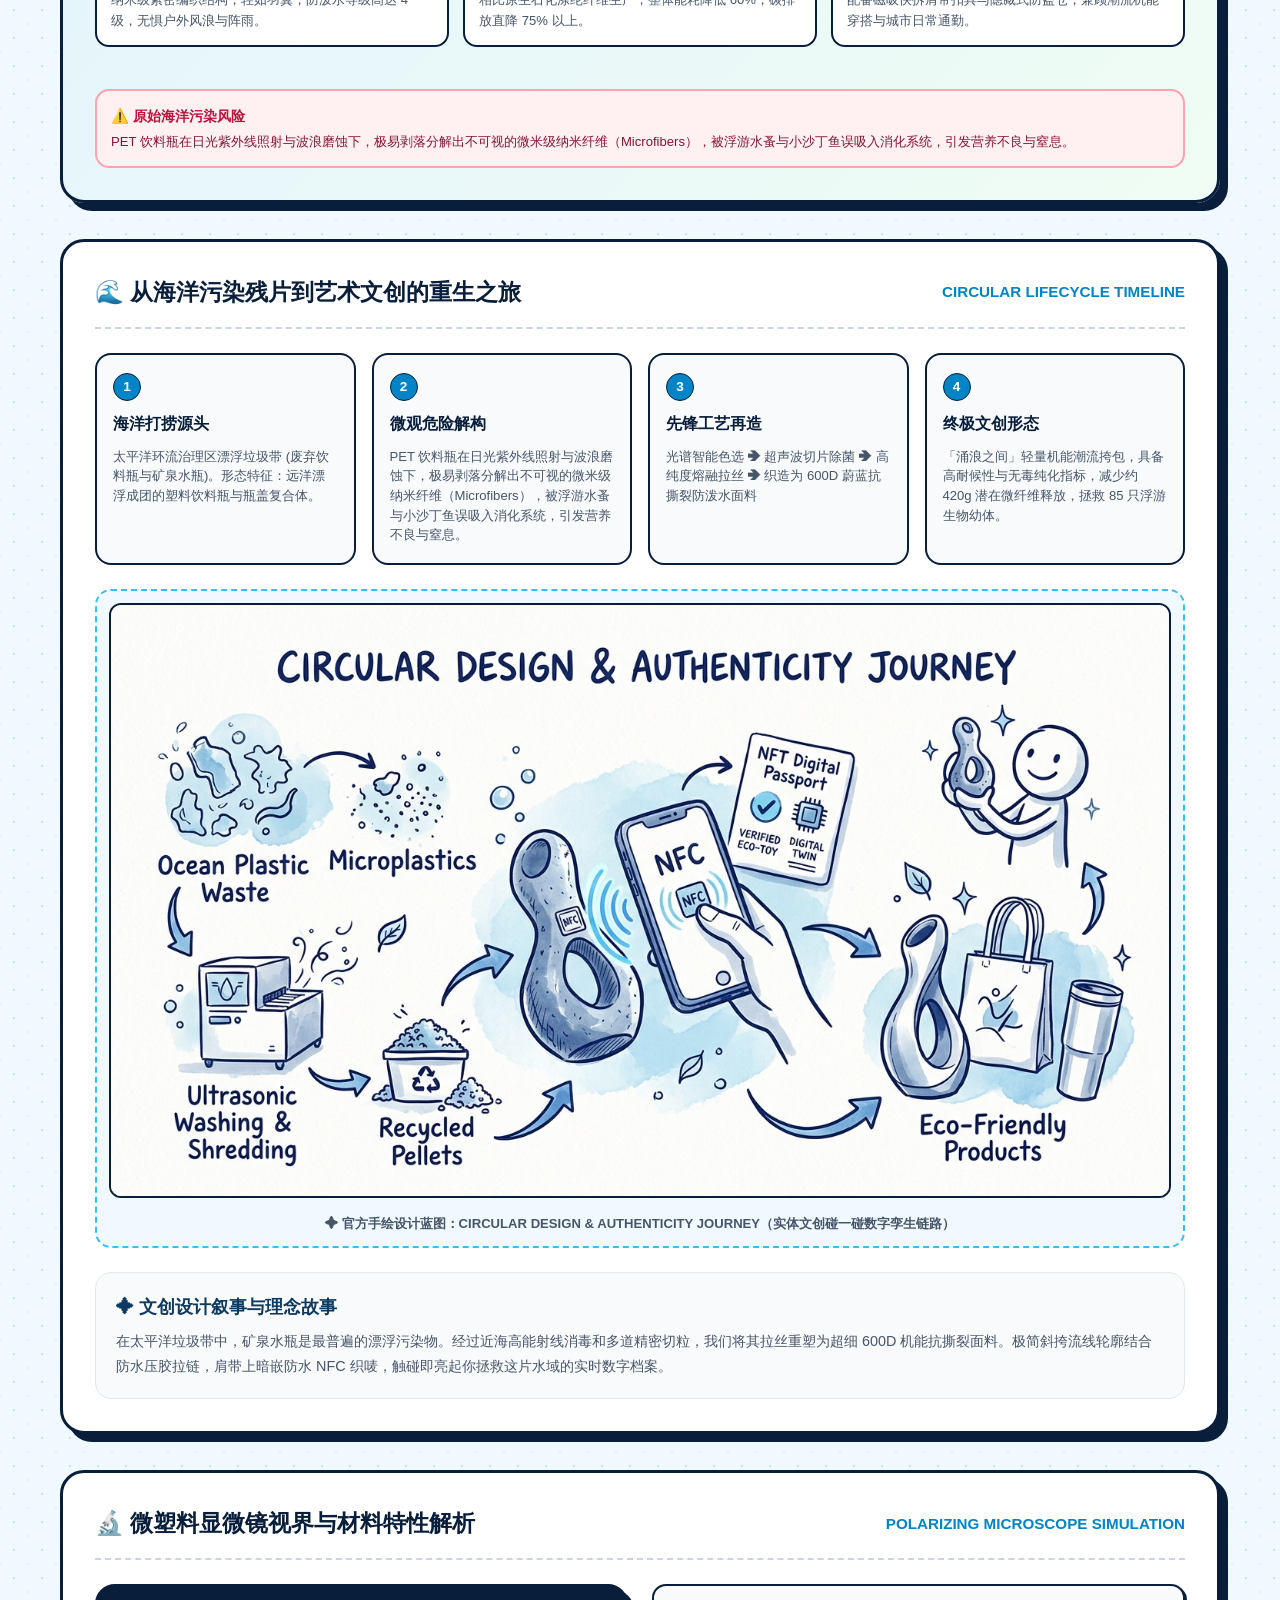
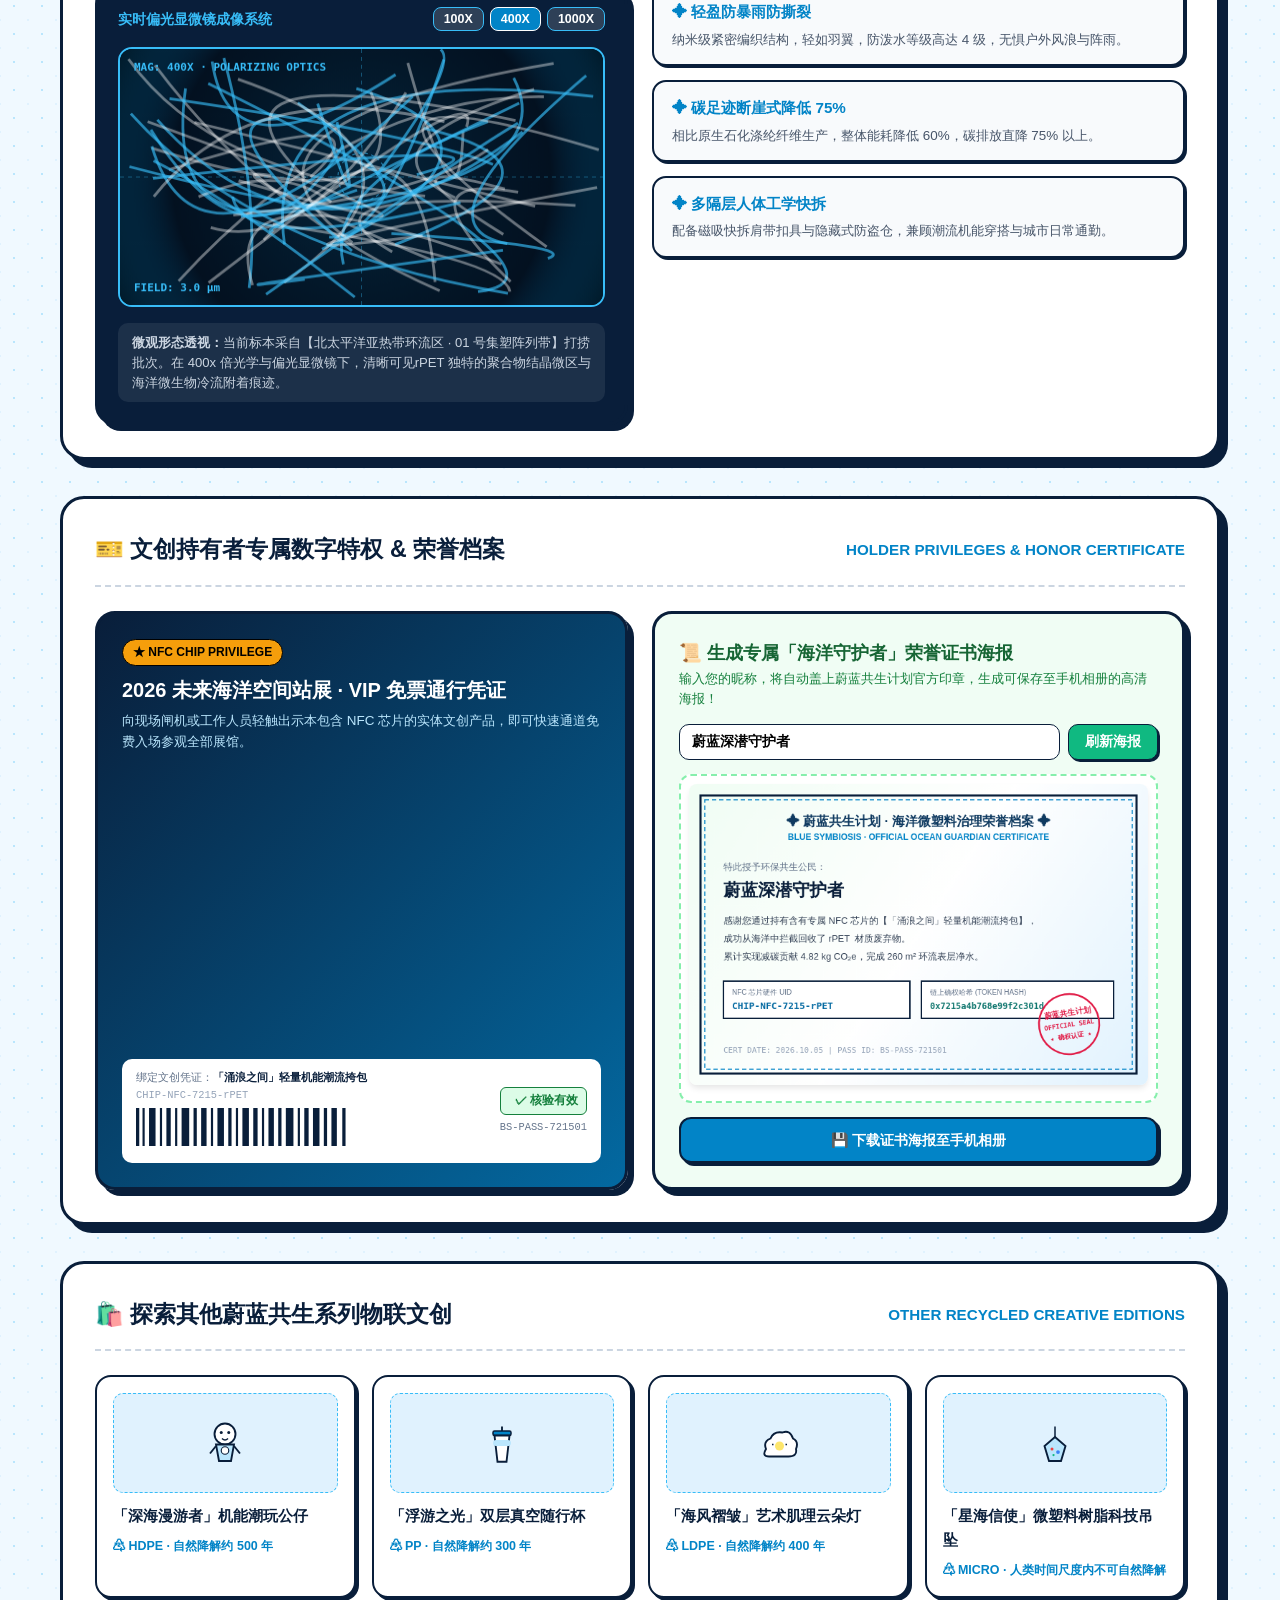
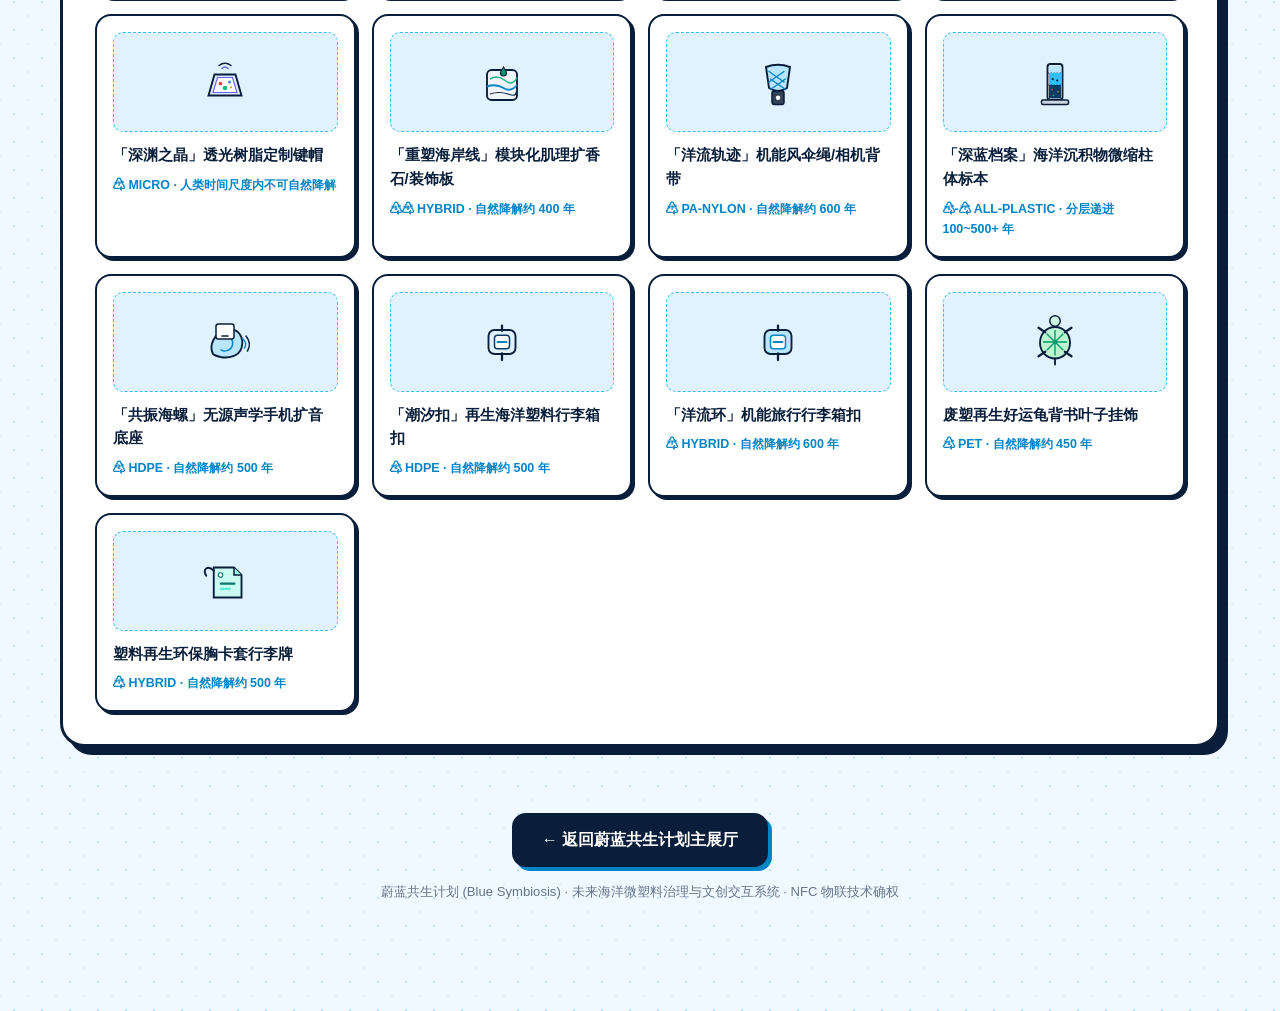
<file: product-pet.html>
<!DOCTYPE html>
<html lang="zh-CN">
<head>
  <meta charset="UTF-8">
  <meta name="viewport" content="width=device-width, initial-scale=1.0">
  <meta http-equiv="refresh" content="0; url=https://jianhaozhouglitch.github.io/Blue-symbiosis/product.html?id=prod-pet">
  <title>「涌浪之间」轻量机能潮流挎包 · 专有物联档案</title>
  <script>
    // NFC 标签跳转：优先使用外网地址，兼容局域网环境
    (function() {
      var targetUrl = 'https://jianhaozhouglitch.github.io/Blue-symbiosis/product.html?id=prod-pet';
      window.location.replace(targetUrl);
    })();
  </script>
</head>
<body style="font-family: -apple-system, BlinkMacSystemFont, 'Segoe UI', Roboto, sans-serif; text-align: center; padding: 60px 20px; background: #f0f9ff; color: #091e3a;">
  <div style="max-width: 480px; margin: 0 auto; background: #ffffff; border: 2.5px solid #091e3a; border-radius: 20px; padding: 30px; box-shadow: 6px 6px 0px #091e3a;">
    <h2 style="font-size: 1.3rem; margin-bottom: 10px;">📱 NFC 芯片碰一碰识别已连接</h2>
    <p style="color: #0ea5e9; font-weight: 700; margin-bottom: 16px;">正在直达「涌浪之间」轻量机能潮流挎包专有介绍页...</p>
    <a href="https://jianhaozhouglitch.github.io/Blue-symbiosis/product.html?id=prod-pet" style="display: inline-block; background: #0ea5e9; color: #ffffff; padding: 10px 20px; border-radius: 10px; text-decoration: none; font-weight: 800; border: 2px solid #091e3a;">点击立即进入 ➔</a>
  </div>
</body>
</html>
</file>
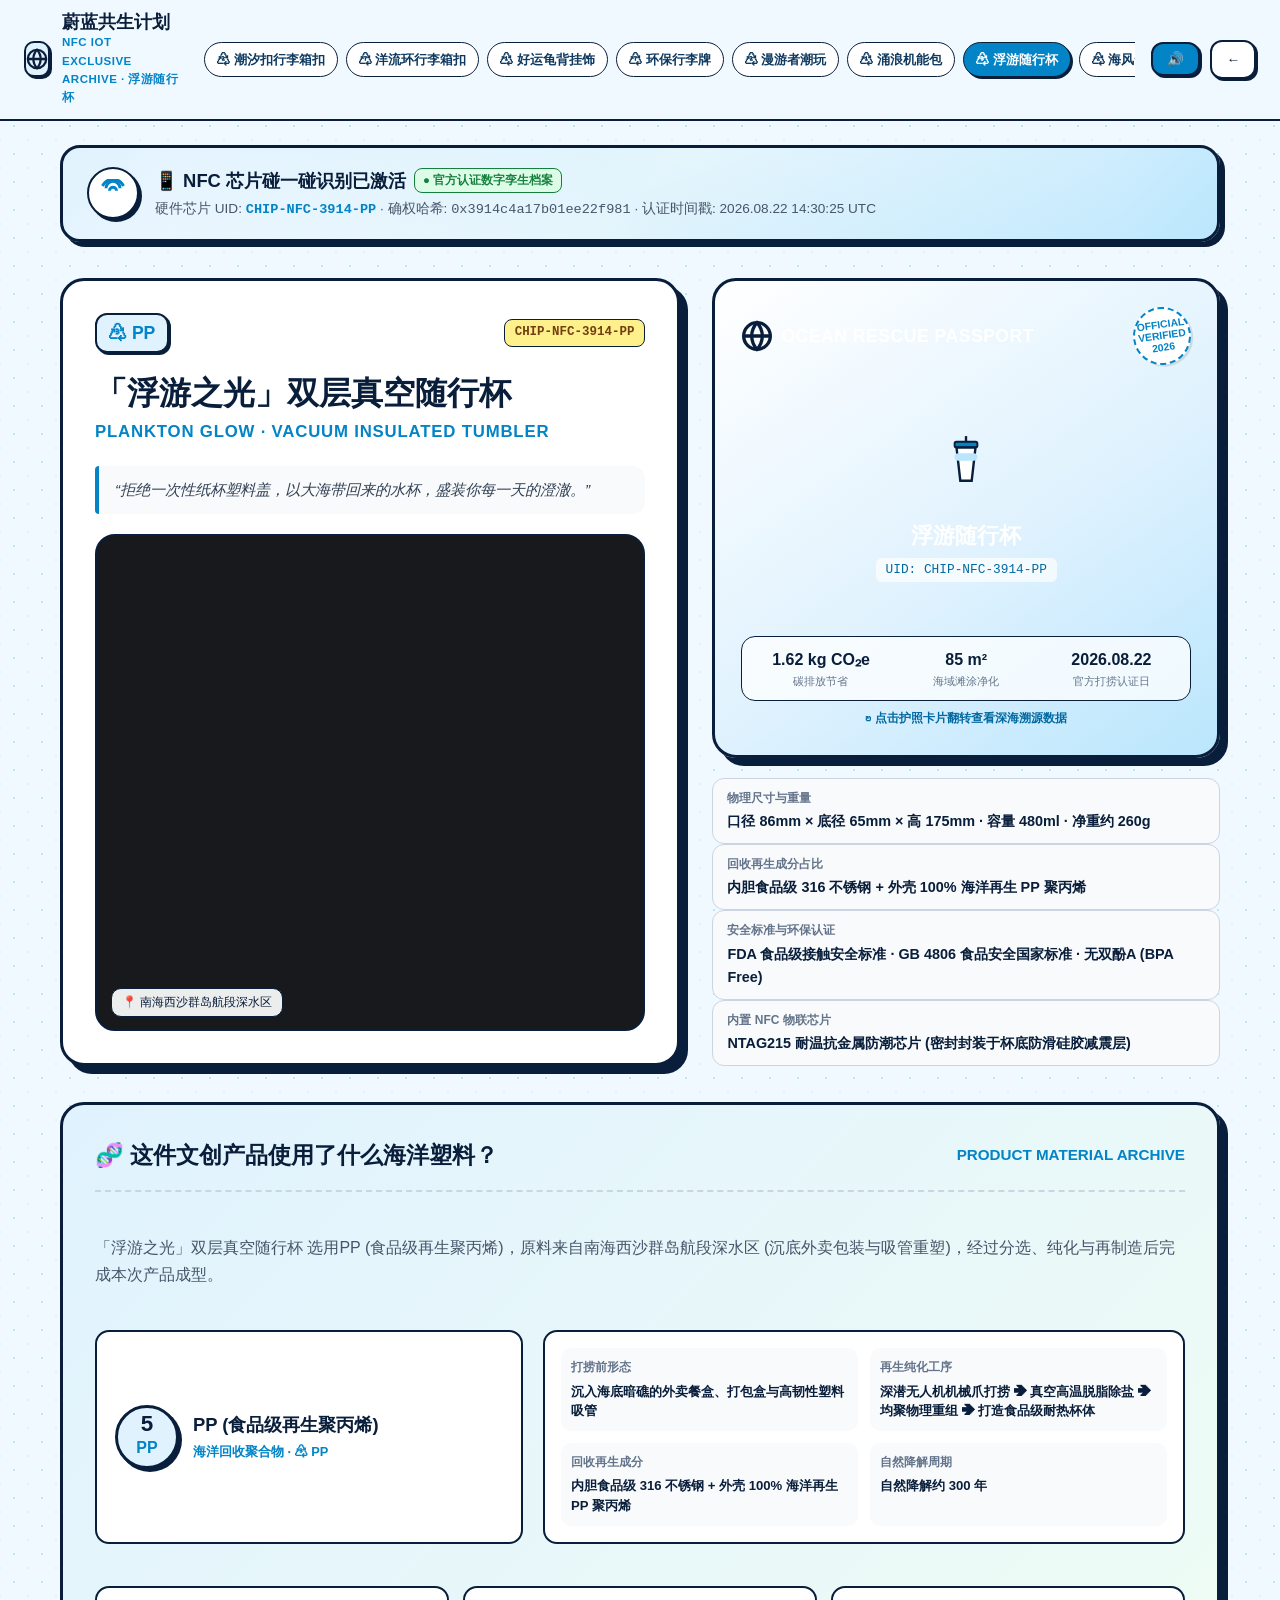
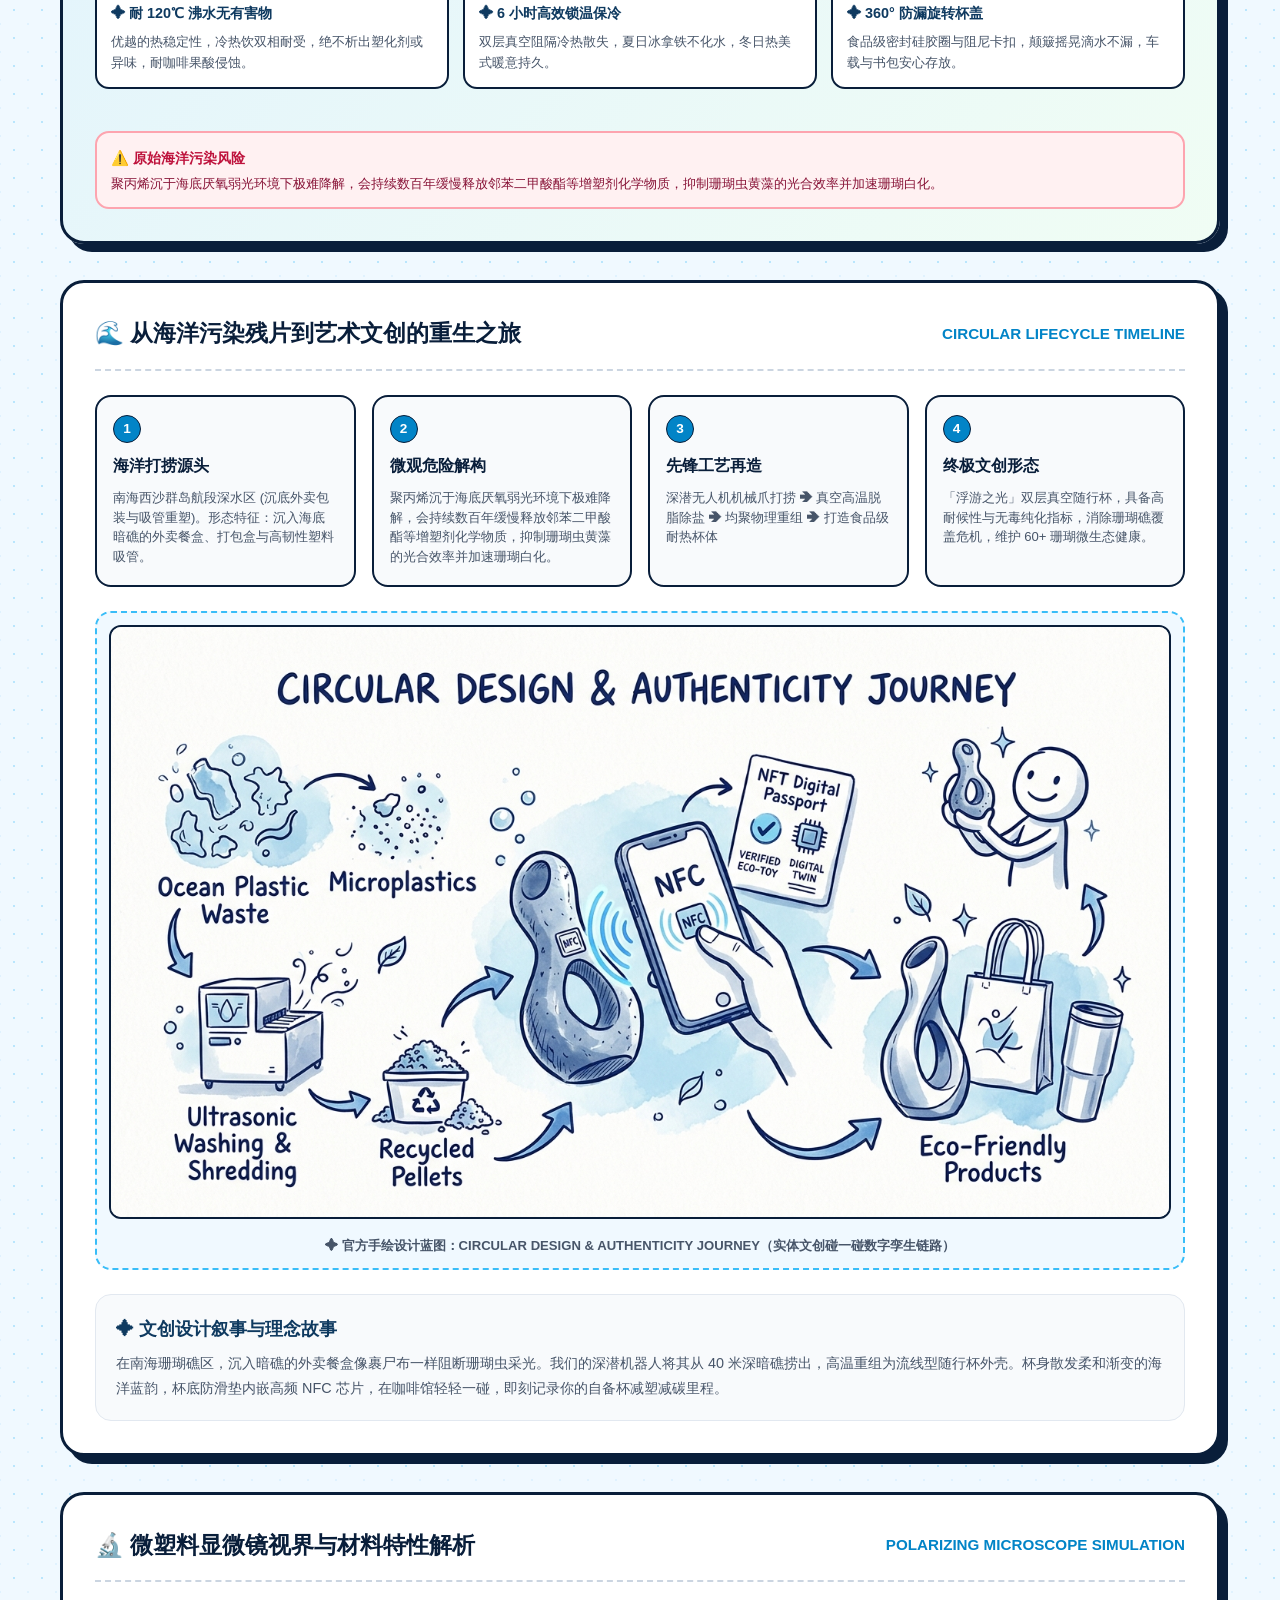
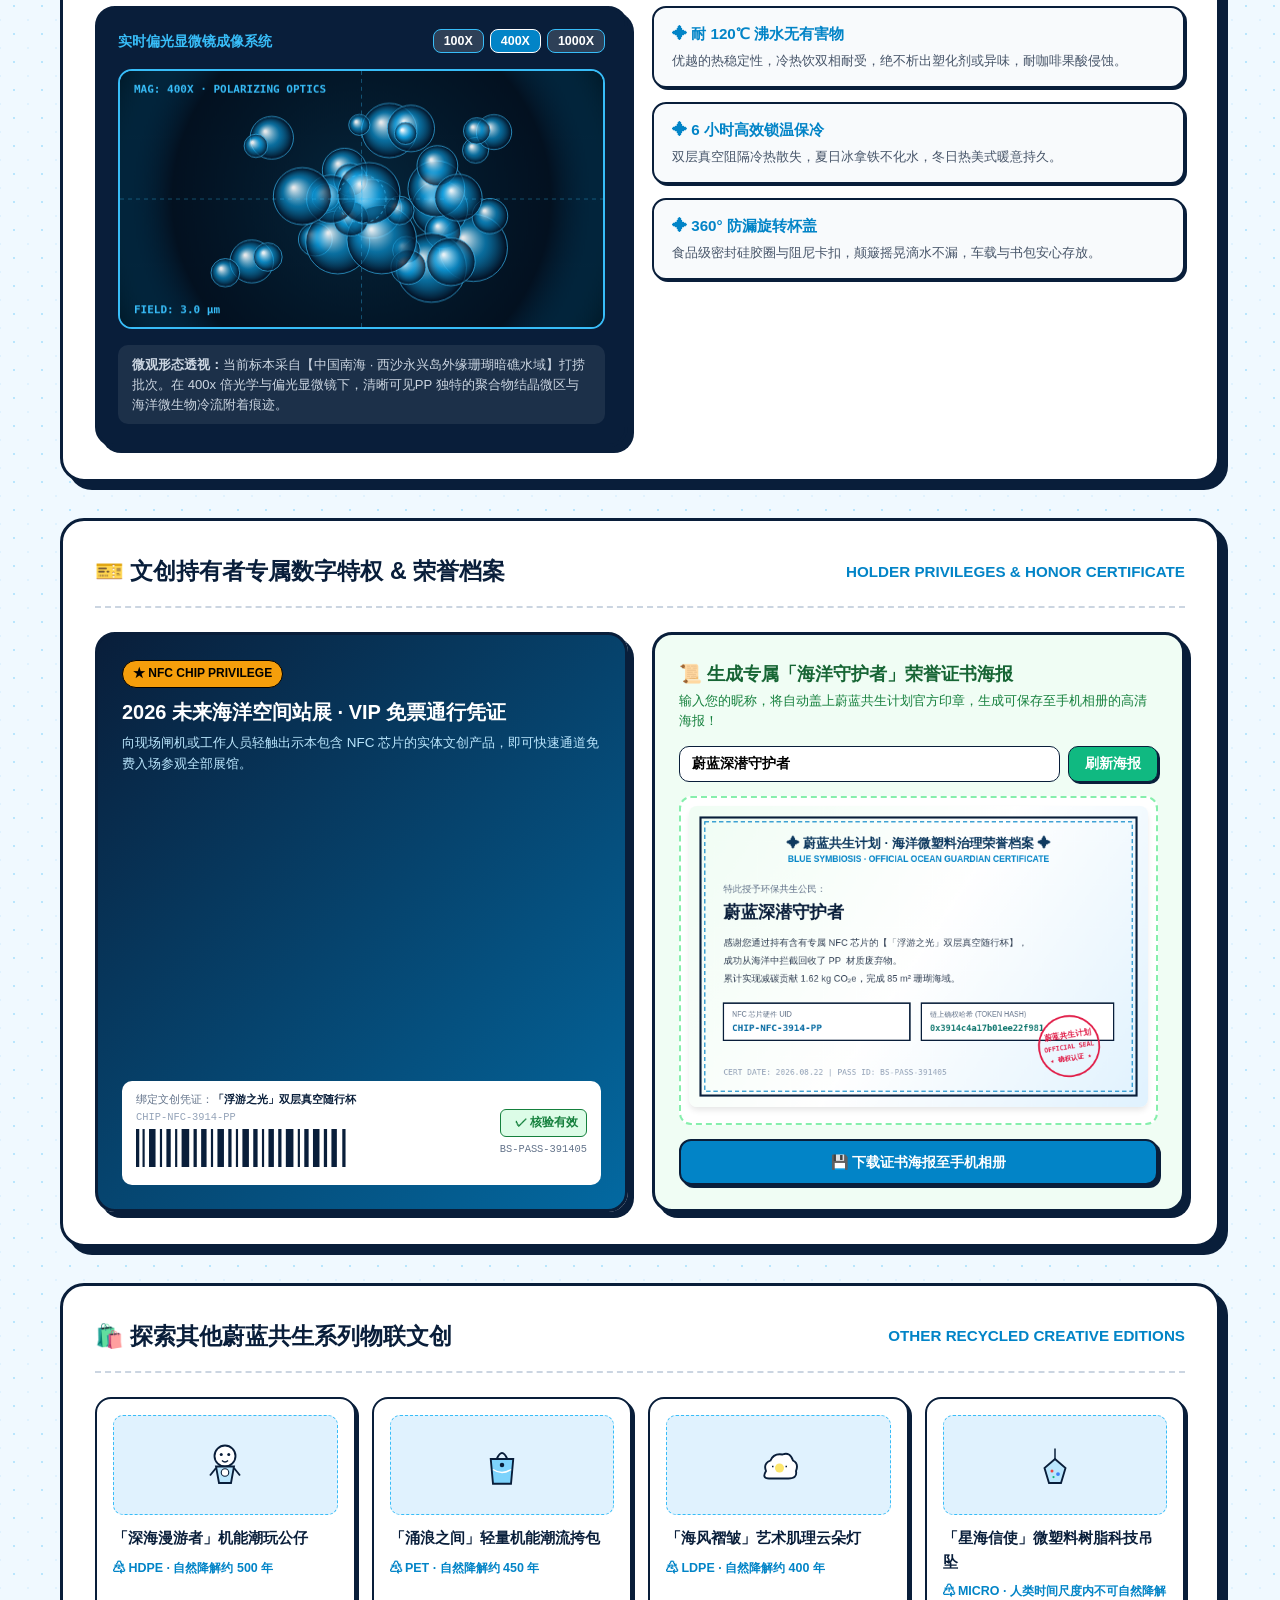
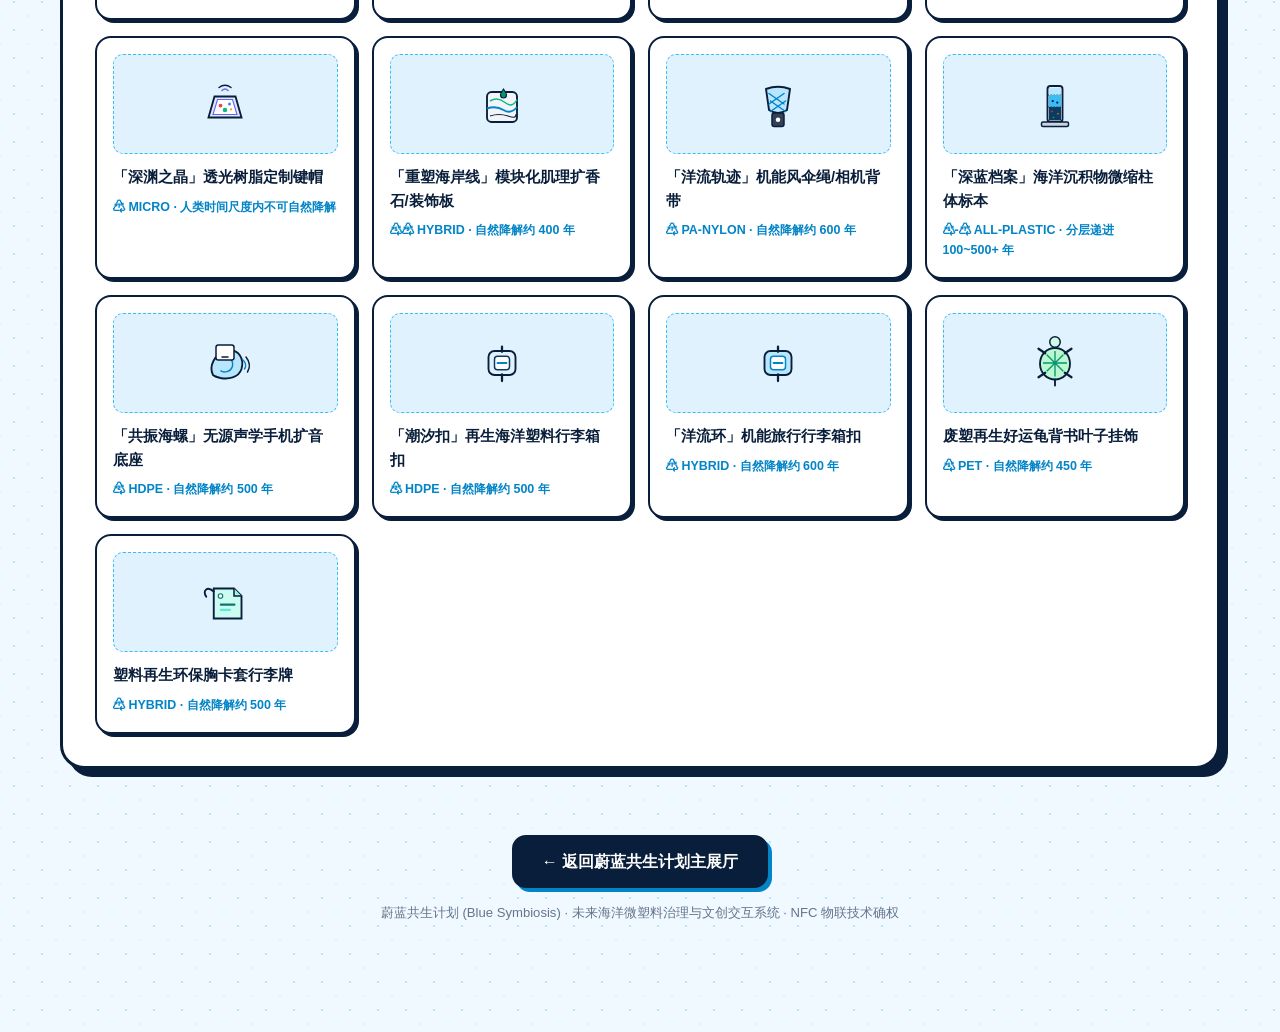
<file: product-pp.html>
<!DOCTYPE html>
<html lang="zh-CN">
<head>
  <meta charset="UTF-8">
  <meta name="viewport" content="width=device-width, initial-scale=1.0">
  <meta http-equiv="refresh" content="0; url=https://jianhaozhouglitch.github.io/Blue-symbiosis/product.html?id=prod-pp">
  <title>「浮游之光」双层真空随行杯 · 专有物联档案</title>
  <script>
    // NFC 标签跳转：优先使用外网地址，兼容局域网环境
    (function() {
      var targetUrl = 'https://jianhaozhouglitch.github.io/Blue-symbiosis/product.html?id=prod-pp';
      window.location.replace(targetUrl);
    })();
  </script>
</head>
<body style="font-family: -apple-system, BlinkMacSystemFont, 'Segoe UI', Roboto, sans-serif; text-align: center; padding: 60px 20px; background: #f0f9ff; color: #091e3a;">
  <div style="max-width: 480px; margin: 0 auto; background: #ffffff; border: 2.5px solid #091e3a; border-radius: 20px; padding: 30px; box-shadow: 6px 6px 0px #091e3a;">
    <h2 style="font-size: 1.3rem; margin-bottom: 10px;">📱 NFC 芯片碰一碰识别已连接</h2>
    <p style="color: #0284c7; font-weight: 700; margin-bottom: 16px;">正在直达「浮游之光」双层真空随行杯专有介绍页...</p>
    <a href="https://jianhaozhouglitch.github.io/Blue-symbiosis/product.html?id=prod-pp" style="display: inline-block; background: #0284c7; color: #ffffff; padding: 10px 20px; border-radius: 10px; text-decoration: none; font-weight: 800; border: 2px solid #091e3a;">点击立即进入 ➔</a>
  </div>
</body>
</html>
</file>
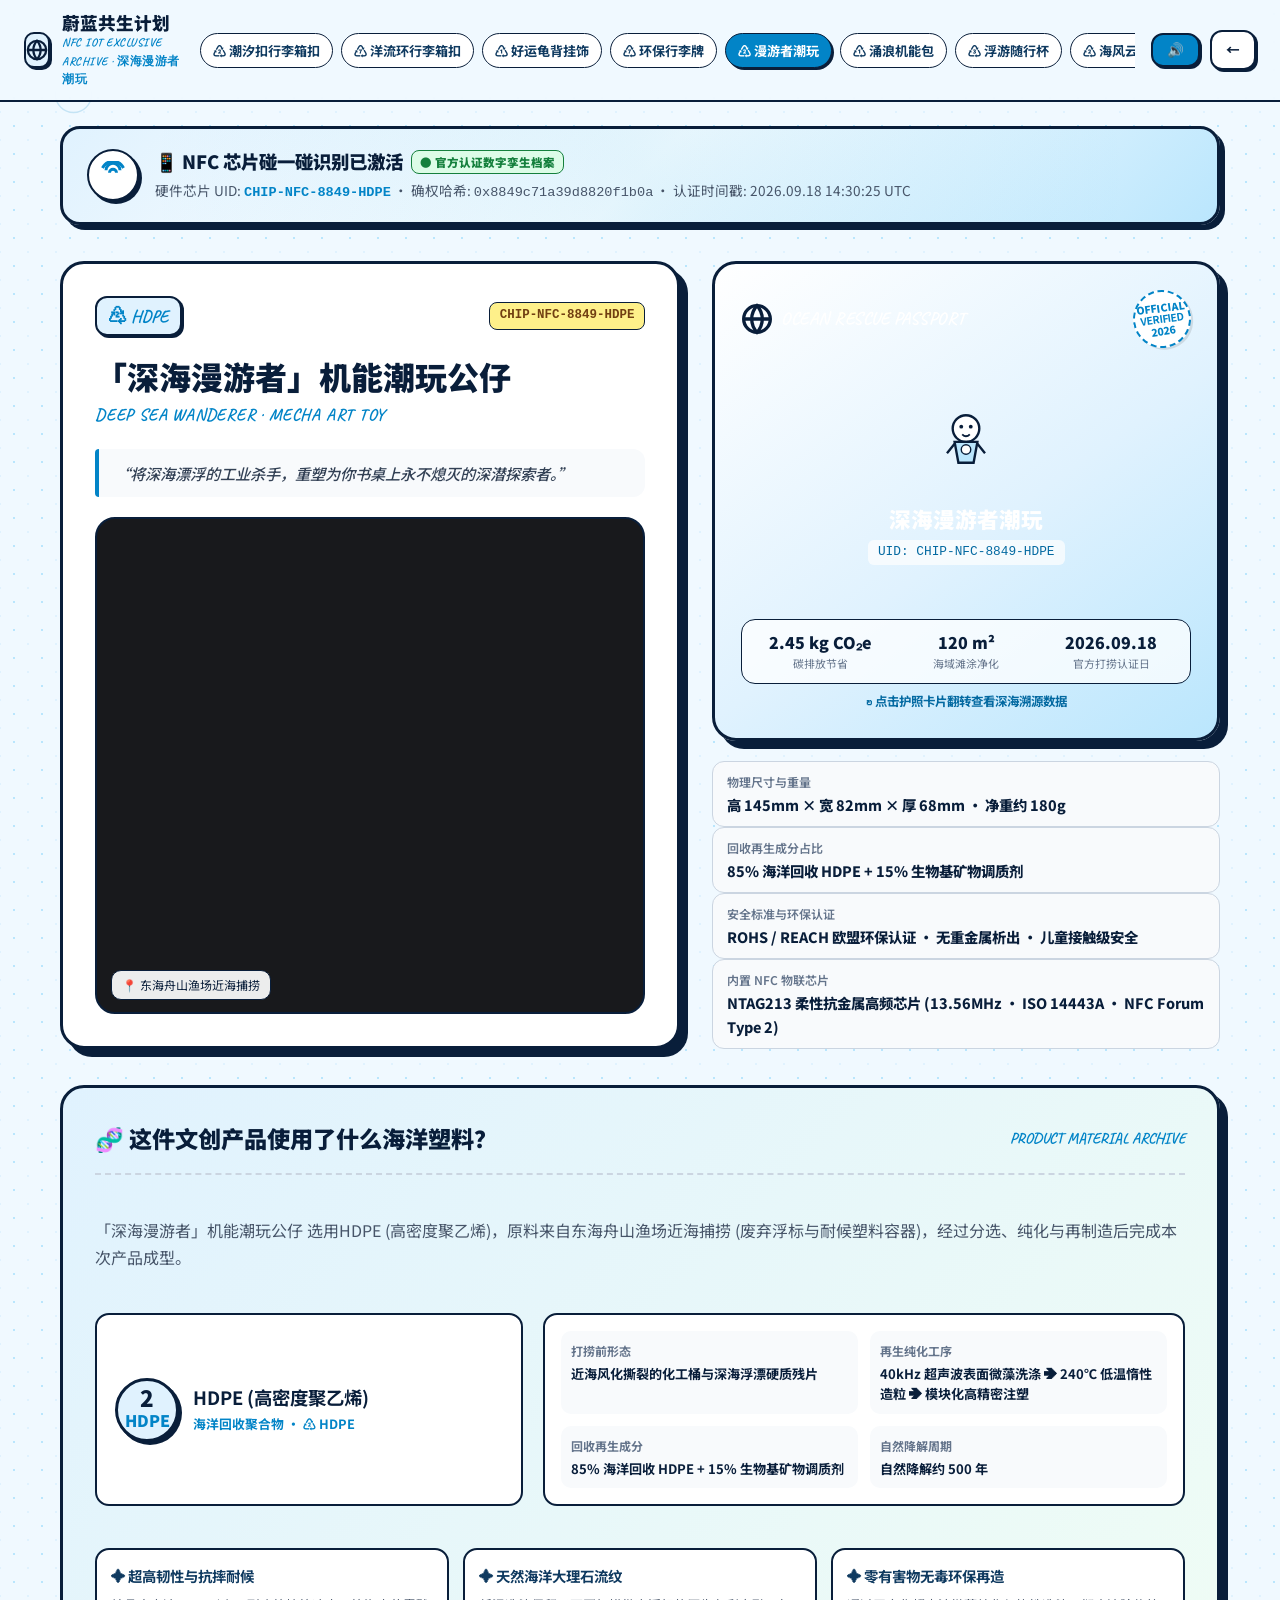
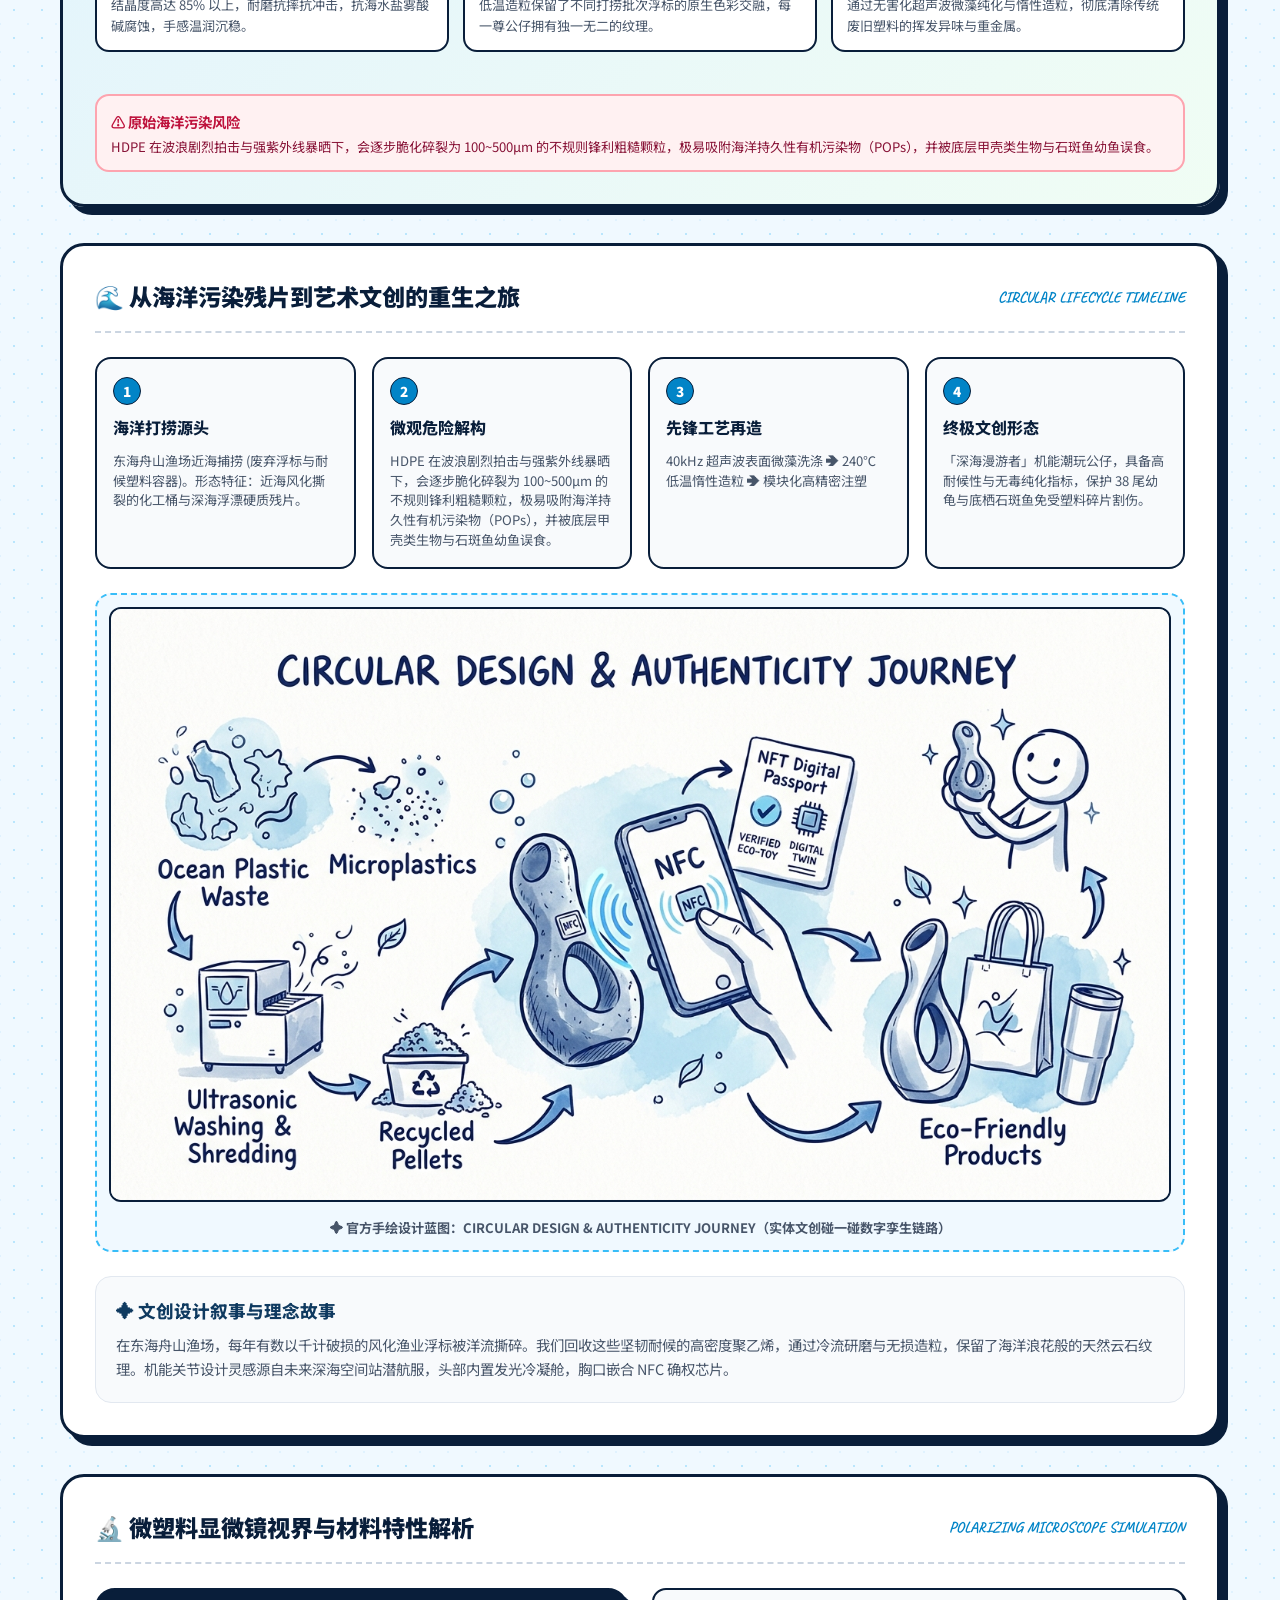
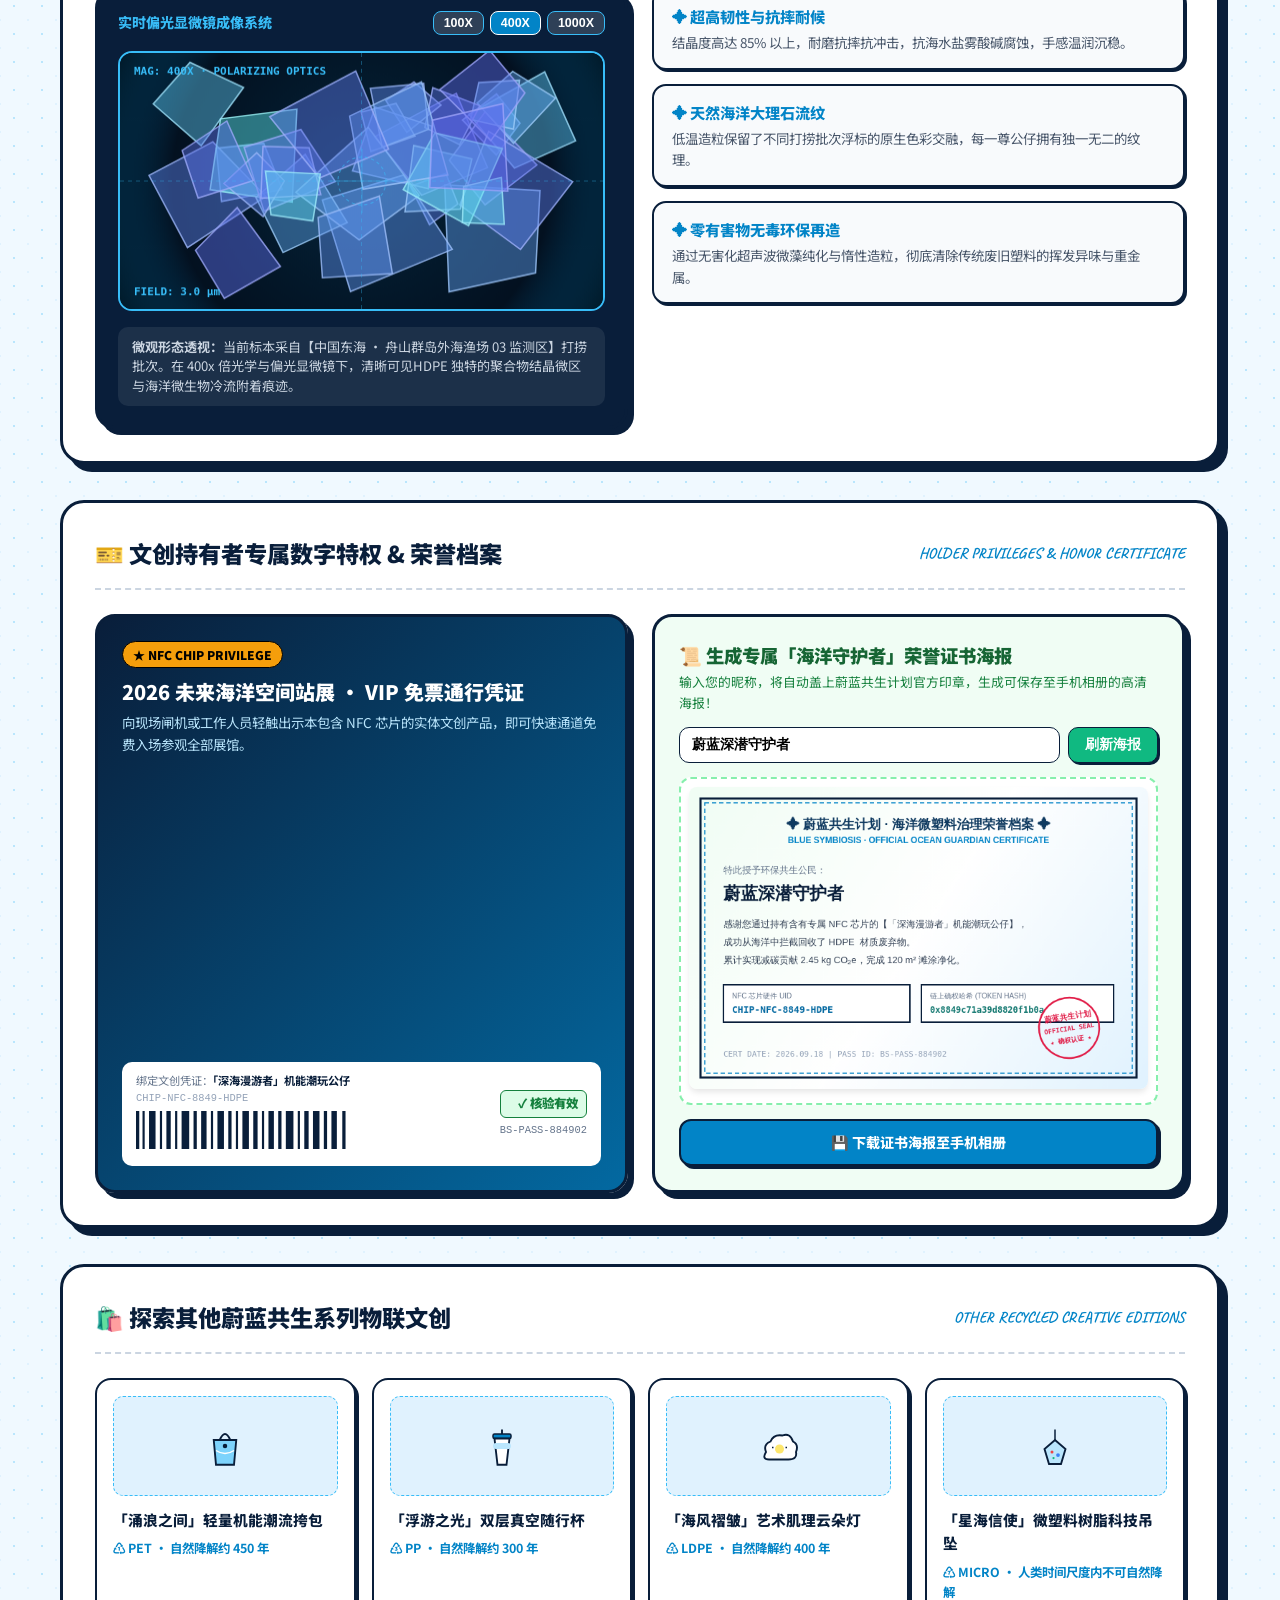
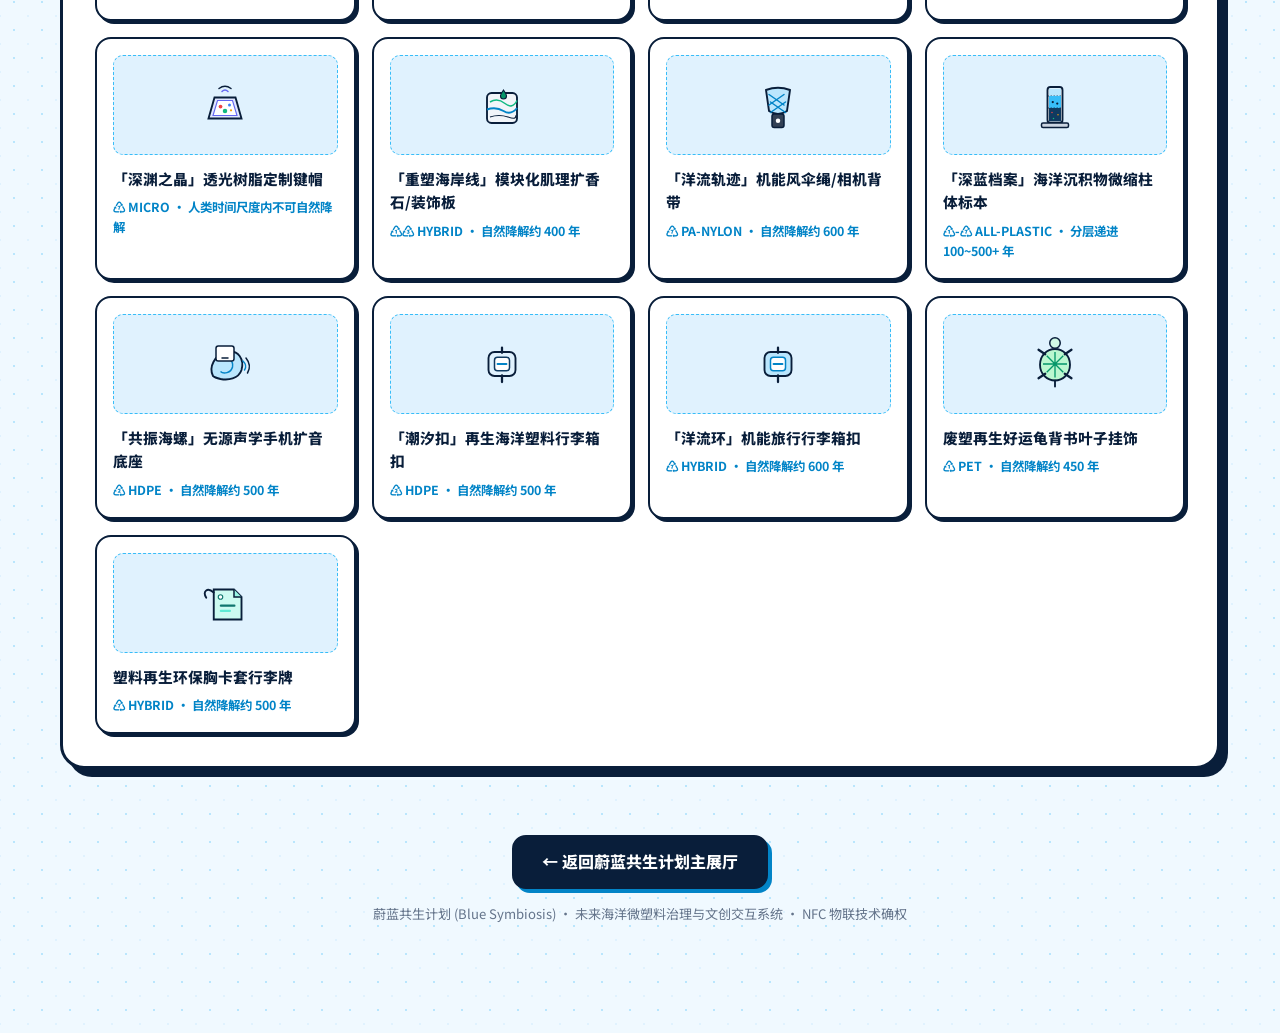
<file: product.html>
<!DOCTYPE html>
<html lang="zh-CN">
<head>
  <meta charset="UTF-8">
  <meta name="viewport" content="width=device-width, initial-scale=1.0">
  <title>文创专属物联档案 · 蔚蓝共生计划</title>
  <meta name="description" content="每一个文创产品都拥有专属的2级物联页面，写入NFC芯片后轻触手机即可秒级直达材质溯源、3D护照与免票特权。">
  <link rel="stylesheet" href="css/style.css">
  <link rel="stylesheet" href="css/product.css">
</head>
<body>
  <!-- 装饰性手绘背景气泡 -->
  <div class="bg-doodles-container">
    <div class="floating-doodle" style="top: 8%; left: 4%;">
      <svg width="45" height="45" viewBox="0 0 100 100" fill="none" stroke="#0284c7" stroke-width="3">
        <circle cx="50" cy="50" r="40"/>
        <path d="M 35 35 Q 50 15 65 35" stroke-linecap="round"/>
      </svg>
    </div>
    <div class="floating-doodle" style="top: 35%; right: 5%; animation-delay: -3s;">
      <svg width="55" height="55" viewBox="0 0 100 100" fill="none" stroke="#0ea5e9" stroke-width="3">
        <path d="M 20 50 Q 50 20 80 50 T 20 50 Z"/>
      </svg>
    </div>
    <div class="floating-doodle" style="bottom: 15%; left: 8%; animation-delay: -6s;">
      <svg width="40" height="40" viewBox="0 0 100 100" fill="none" stroke="#38bdf8" stroke-width="3">
        <circle cx="50" cy="50" r="30"/>
      </svg>
    </div>
  </div>

  <!-- ==========================================================================
       顶部全局快捷导航条
       ========================================================================== -->
  <header class="product-top-nav">
    <a href="index.html" class="nav-brand-left" title="返回蔚蓝共生主站">
      <div class="nav-brand-logo">
        <svg width="22" height="22" viewBox="0 0 24 24" fill="none" stroke="#091e3a" stroke-width="2.5">
          <path d="M12 2C6.5 2 2 6.5 2 12s4.5 10 10 10 10-4.5 10-10S17.5 2 12 2z"/>
          <path d="M2 12h20M12 2a15.3 15.3 0 0 1 4 10 15.3 15.3 0 0 1-4 10 15.3 15.3 0 0 1-4-10 15.3 15.3 0 0 1 4-10z"/>
        </svg>
      </div>
      <div class="nav-brand-text">
        <h1>蔚蓝共生计划</h1>
        <div class="nav-badge">NFC IOT EXCLUSIVE ARCHIVE · <span id="navCurrentProdName">文创档案</span></div>
      </div>
    </a>

    <!-- 14 款文创产品快速切换导航 Pills -->
    <nav class="nav-center-switcher" aria-label="文创产品快速切换">
      <a href="product.html?id=prod-buckle-reef" class="nav-prod-pill" data-id="prod-buckle-reef">♴ 潮汐扣行李箱扣</a>
      <a href="product.html?id=prod-buckle-current" class="nav-prod-pill" data-id="prod-buckle-current">♹ 洋流环行李箱扣</a>
      <a href="product.html?id=prod-turtle-bookmark" class="nav-prod-pill" data-id="prod-turtle-bookmark">♳ 好运龟背挂饰</a>
      <a href="product.html?id=prod-recycled-luggage-tag" class="nav-prod-pill" data-id="prod-recycled-luggage-tag">♹ 环保行李牌</a>
      <a href="product.html?id=prod-hdpe" class="nav-prod-pill active" data-id="prod-hdpe">♴ 漫游者潮玩</a>
      <a href="product.html?id=prod-pet" class="nav-prod-pill" data-id="prod-pet">♳ 涌浪机能包</a>
      <a href="product.html?id=prod-pp" class="nav-prod-pill" data-id="prod-pp">♵ 浮游随行杯</a>
      <a href="product.html?id=prod-ldpe" class="nav-prod-pill" data-id="prod-ldpe">♴ 海风云朵灯</a>
      <a href="product.html?id=prod-micro" class="nav-prod-pill" data-id="prod-micro">♹ 微塑料吊坠</a>
      <a href="product.html?id=prod-keycap" class="nav-prod-pill" data-id="prod-keycap">♹ 深渊之晶键帽</a>
      <a href="product.html?id=prod-coastline" class="nav-prod-pill" data-id="prod-coastline">♳♵ 重塑海岸线</a>
      <a href="product.html?id=prod-paracord" class="nav-prod-pill" data-id="prod-paracord">♹ 洋流伞绳背带</a>
      <a href="product.html?id=prod-core" class="nav-prod-pill" data-id="prod-core">♳-♹ 深蓝柱体标本</a>
      <a href="product.html?id=prod-conch" class="nav-prod-pill" data-id="prod-conch">♴ 共振海螺底座</a>
    </nav>

    <div class="nav-actions-right">
      <button class="btn-nav-action" id="btnToggleAudio" title="开启/关闭深海氛围音效">🔈</button>
      <a href="index.html" class="btn-nav-action" aria-label="返回主展" title="返回主展">←</a>
    </div>
  </header>

  <!-- 主布局 -->
  <main class="detail-main-layout">

    <!-- ==========================================================================
         模块 1: NFC 碰一碰即时识别横幅 (NFC Verified Tap Banner)
         ========================================================================== -->
    <section class="nfc-tap-banner" id="nfcVerifiedBanner">
      <div class="nfc-banner-glow"></div>
      <div class="nfc-banner-info">
        <div class="nfc-radar-pulse">
          <svg viewBox="0 0 24 24" fill="none" stroke="currentColor" stroke-width="2.5">
            <path d="M6 8a6 6 0 0 1 12 0"/>
            <path d="M3 6a10 10 0 0 1 18 0"/>
            <path d="M9 10a2 2 0 0 1 6 0"/>
          </svg>
        </div>
        <div class="nfc-status-texts">
          <h2>
            <span>📱 NFC 芯片碰一碰识别已激活</span>
            <span class="chip-tag-online">● 官方认证数字孪生档案</span>
          </h2>
          <p>
            硬件芯片 UID: <strong id="bannerNfcChipId" style="font-family: monospace; color: #0284c7;">CHIP-NFC-8849-HDPE</strong>
            · 确权哈希: <span id="bannerTokenHash" style="font-family: monospace;">0x8849...B10A</span>
            · 认证时间戳: <span id="bannerVerifyTime">2026.09.18 14:30:25 UTC</span>
          </p>
        </div>
      </div>
    </section>

    <!-- ==========================================================================
         模块 2: 产品主展示区 & 3D 护照翻转卡 (Product Hero & 3D Passport)
         ========================================================================== -->
    <section class="product-hero-grid">
      <!-- 左侧：图文与规格 -->
      <article class="product-hero-card">
        <div class="product-badges-row">
          <div class="resin-stamp-pill" id="heroResinStamp">♴ HDPE</div>
          <div class="nfc-serial-chip-badge" id="heroChipBadge">CHIP-NFC-8849-HDPE</div>
        </div>

        <div class="hero-product-title-wrap">
          <h1 id="heroProdTitle">「深海漫游者」机能潮玩公仔</h1>
          <div class="hero-product-english" id="heroProdEn">DEEP SEA WANDERER · MECHA ART TOY</div>
        </div>

        <blockquote class="hero-tagline-quote" id="heroTagline">
          “将深海漂浮的工业杀手，重塑为你书桌上永不熄灭的深潜探索者。”
        </blockquote>

        <!-- 视觉展示舞台 -->
        <div class="hero-visual-stage has-3d-model" id="heroVisualStage">
          <div id="heroVisualDoodle">
            <iframe 
              src="https://3d.hunyuan.tencent.com/share?shareId=70cd09b6-d87d-454b-8d73-6cc3d1bd54c0&amp;autoRotate=true&amp;zoom=2.5875"
              class="model-3d-iframe" 
              id="productHero3dIframe"
              title="「深海漫游者」机能潮玩公仔 3D 交互模型"
              frameborder="0" 
              allow="accelerometer; autoplay; encrypted-media; gyroscope; picture-in-picture" 
              allowfullscreen>
            </iframe>
          </div>
          <div class="visual-origin-floating-tag" id="heroOriginFloating">
            📍 东海舟山渔场近海捕捞
          </div>
        </div>

      </article>

      <!-- 右侧：3D 交互式数字护照翻转卡 -->
      <aside class="passport-column-wrap">
        <div class="passport-card-3d-stage">
          <div class="passport-flipper-box" id="passportFlipper" title="点击护照翻转正反面">
            
            <!-- 护照正面 -->
            <div class="passport-face passport-front">
              <div class="passport-header-line">
                <div class="passport-emblem">
                  <svg viewBox="0 0 24 24" fill="none" stroke="#091e3a" stroke-width="2.5">
                    <path d="M12 2C6.5 2 2 6.5 2 12s4.5 10 10 10 10-4.5 10-10S17.5 2 12 2z"/>
                    <path d="M2 12h20M12 2a15.3 15.3 0 0 1 4 10 15.3 15.3 0 0 1-4 10 15.3 15.3 0 0 1-4-10 15.3 15.3 0 0 1 4-10z"/>
                  </svg>
                  <span>OCEAN RESCUE PASSPORT</span>
                </div>
                <div class="passport-cert-seal">
                  <span>OFFICIAL</span>
                  <strong>VERIFIED</strong>
                  <span>2026</span>
                </div>
              </div>

              <div class="passport-mid-visual">
                <div class="passport-prod-icon" id="passportDoodleIcon"></div>
                <div class="passport-prod-headline" id="passportProdTitle">深海漫游者潮玩</div>
                <div class="passport-chip-uid-strip" id="passportChipUid">UID: CHIP-NFC-8849-HDPE</div>
              </div>

              <div>
                <div class="passport-foot-grid">
                  <div class="passport-stat-item">
                    <div class="p-stat-val" id="passportStatCarbon">2.45 kg</div>
                    <div class="p-stat-lbl">碳排放节省</div>
                  </div>
                  <div class="passport-stat-item">
                    <div class="p-stat-val" id="passportStatClean">120 m²</div>
                    <div class="p-stat-lbl">海域滩涂净化</div>
                  </div>
                  <div class="passport-stat-item">
                    <div class="p-stat-val" id="passportStatDate">2026.09.18</div>
                    <div class="p-stat-lbl">官方打捞认证日</div>
                  </div>
                </div>
                <div class="passport-flip-tip">
                  <span>↻ 点击护照卡片翻转查看深海溯源数据</span>
                </div>
              </div>
            </div>

            <!-- 护照反面 -->
            <div class="passport-face passport-back">
              <div class="passport-header-line">
                <div class="passport-emblem" style="color: #38bdf8;">
                  <svg viewBox="0 0 24 24" fill="none" stroke="#38bdf8" stroke-width="2.5">
                    <circle cx="12" cy="12" r="10"/>
                    <path d="M12 6v6l4 2"/>
                  </svg>
                  <span>TRACEABILITY DEEP LOG</span>
                </div>
                <div class="passport-cert-seal">
                  <span>GPS COORD</span>
                  <strong>VERIFIED</strong>
                </div>
              </div>

              <div class="passport-back-data-rows">
                <div class="back-data-row">
                  <span>数字档案流水编号</span>
                  <span id="backPassSerial">BS-PASS-884902</span>
                </div>
                <div class="back-data-row">
                  <span>不可篡改确权哈希</span>
                  <span id="backTokenHash">0x8849c71a39d8820f1b0a</span>
                </div>
                <div class="back-data-row">
                  <span>打捞海域精准经纬度</span>
                  <span id="backCoordinates">30°15'22"N, 122°48'10"E</span>
                </div>
                <div class="back-data-row">
                  <span>执行打捞 AI 巡航舰</span>
                  <span id="backSalvageVessel">AI-Orca 07 号捕捞巡航艇</span>
                </div>
                <div class="back-data-row">
                  <span>生物链挽救评估指标</span>
                  <span id="backRescueIndex">保护 38 尾幼龟免受割伤</span>
                </div>
                <div class="back-data-row">
                  <span>自动注入治理基金</span>
                  <span id="backFundInfo">49.80 元定向支持声波护鱼</span>
                </div>
              </div>

              <div class="passport-back-qr-row">
                <div class="passport-back-qr-box">
                  <svg viewBox="0 0 24 24" fill="none" stroke="#091e3a" stroke-width="2">
                    <rect x="3" y="3" width="7" height="7"/>
                    <rect x="14" y="3" width="7" height="7"/>
                    <rect x="3" y="14" width="7" height="7"/>
                    <rect x="14" y="14" width="3" height="3"/>
                    <rect x="18" y="18" width="3" height="3"/>
                  </svg>
                </div>
                <div class="passport-back-qr-desc">
                  <h4>物联双胞胎已在线激活</h4>
                  <p>轻触物理文创实体 NFC 芯片，即可随时在任意手机调取本数字护照。</p>
                </div>
              </div>
            </div>

          </div>
        </div>

        <!-- 快速物理规格 -->
        <div class="product-specs-quick-grid">
          <div class="spec-quick-box">
            <div class="spec-quick-label">物理尺寸与重量</div>
            <div class="spec-quick-val" id="specDimensions">高 145mm × 宽 82mm · 180g</div>
          </div>
          <div class="spec-quick-box">
            <div class="spec-quick-label">回收再生成分占比</div>
            <div class="spec-quick-val" id="specMaterial">85% 海洋回收塑料 + 15% 矿物调质</div>
          </div>
          <div class="spec-quick-box">
            <div class="spec-quick-label">安全标准与环保认证</div>
            <div class="spec-quick-val" id="specSafety">ROHS / REACH 欧盟环保认证</div>
          </div>
          <div class="spec-quick-box">
            <div class="spec-quick-label">内置 NFC 物联芯片</div>
            <div class="spec-quick-val" id="specChipType">NTAG213 高频柔性抗金属芯片</div>
          </div>
        </div>

      </aside>
    </section>

    <!-- ==========================================================================
         模块 3: 产品专属海洋塑料材质档案 (Product Material Archive)
         ========================================================================== -->
    <section class="section-card-panel product-material-archive">
      <div class="panel-header-badge">
        <h2>
          <span>🧬 这件文创产品使用了什么海洋塑料？</span>
        </h2>
        <span class="panel-en-tag">PRODUCT MATERIAL ARCHIVE</span>
      </div>

      <p class="product-material-intro" id="materialProductIntro">
        该产品使用经过海洋回收、分选和纯化的再生聚合物，将真实污染残片转化为可长期使用的文创材料。
      </p>

      <div class="product-material-summary">
        <div class="product-material-identity">
          <div class="product-material-badge">
            <span class="num" id="materialResinCode">2</span>
            <span id="materialCodeSymbol">HDPE</span>
          </div>
          <div>
            <h3 id="materialProductTitle">HDPE（高密度聚乙烯）</h3>
            <p id="materialProductSource">海洋回收聚合物 · 国际通用树脂代码</p>
          </div>
        </div>
        <div class="product-material-facts">
          <div>
            <span>打捞前形态</span>
            <strong id="materialSourceForm">近海风化撕裂的硬质塑料残片</strong>
          </div>
          <div>
            <span>再生纯化工序</span>
            <strong id="materialProcessFlow">超声清洗 ➔ 低温造粒 ➔ 精密成型</strong>
          </div>
          <div>
            <span>回收再生成分</span>
            <strong id="materialComposition">海洋回收再生聚合物</strong>
          </div>
          <div>
            <span>自然降解周期</span>
            <strong id="materialDegradeYears">人类时间尺度内不可自然降解</strong>
          </div>
        </div>
      </div>

      <div class="product-material-features" id="materialFeatureList"></div>

      <div class="product-material-warning">
        <h3>⚠️ 原始海洋污染风险</h3>
        <p id="materialDanger">该材料在进入回收流程前，可能在海洋环境中形成微塑料并进入食物链。</p>
      </div>
    </section>

    <!-- ==========================================================================
         模块 4: 海洋塑料蜕变与溯源时空轴 (Transformation Timeline)
         ========================================================================== -->
    <section class="section-card-panel">
      <div class="panel-header-badge">
        <h2>
          <span>🌊 从海洋污染残片到艺术文创的重生之旅</span>
        </h2>
        <span class="panel-en-tag">CIRCULAR LIFECYCLE TIMELINE</span>
      </div>

      <div class="transformation-flow-grid">
        <div class="flow-step-card">
          <div class="step-num-bubble">1</div>
          <h3>海洋打捞源头</h3>
          <p id="flowStep1Desc">东海舟山渔场近海捕捞。形态特征：近海风化撕裂的化工桶与深海浮漂硬质残片。</p>
        </div>
        <div class="flow-step-card">
          <div class="step-num-bubble">2</div>
          <h3>微观危险解构</h3>
          <p id="flowStep2Desc">在波浪撞击与紫外线暴晒下破碎成 100~500μm 粗糙颗粒，极易吸附持久性有机污染物。</p>
        </div>
        <div class="flow-step-card">
          <div class="step-num-bubble">3</div>
          <h3>先锋工艺再造</h3>
          <p id="flowStep3Desc">40kHz 超声波表面微藻洗涤 ➔ 240℃ 低温惰性造粒 ➔ 模块化高精密注塑。</p>
        </div>
        <div class="flow-step-card">
          <div class="step-num-bubble">4</div>
          <h3>终极文创形态</h3>
          <p id="flowStep4Desc">「深海漫游者」机能潮玩公仔，具备高耐候性与无毒纯化指标，保护 38 尾幼龟免受割伤。</p>
        </div>
      </div>

      <!-- 手绘设计与生产蓝图海报展示 -->
      <div class="sketch-illustration-container">
        <img src="assets/images/nfc_flow_sketch.jpg" alt="从海洋塑料到NFT数字物联文创的手绘闭环蓝图">
        <div class="sketch-caption">
          ✦ 官方手绘设计蓝图：CIRCULAR DESIGN & AUTHENTICITY JOURNEY（实体文创碰一碰数字孪生链路）
        </div>
      </div>

      <!-- 设计故事阐释 -->
      <div style="background: #f8fafc; border: 1.5px solid #e2e8f0; border-radius: 16px; padding: 20px;">
        <h3 style="font-size: 1.1rem; font-weight: 800; color: #0f3a60; margin-bottom: 8px;">
          ✦ 文创设计叙事与理念故事
        </h3>
        <p id="productDesignStoryText" style="font-size: 0.9rem; color: #475569; line-height: 1.7;">
          在东海舟山渔场，每年有数以千计破损的风化渔业浮标被洋流撕碎。我们回收这些坚韧耐候的高密度聚乙烯，通过冷流研磨与无损造粒，保留了海洋浪花般的天然云石纹理。机能关节设计灵感源自未来深海空间站潜航服，头部内置发光冷凝舱，胸口嵌合 NFC 确权芯片。
        </p>
      </div>
    </section>

    <!-- ==========================================================================
         模块 5: 微观显微镜视界与物性解析 (Microscope & Features)
         ========================================================================== -->
    <section class="section-card-panel">
      <div class="panel-header-badge">
        <h2>
          <span>🔬 微塑料显微镜视界与材料特性解析</span>
        </h2>
        <span class="panel-en-tag">POLARIZING MICROSCOPE SIMULATION</span>
      </div>

      <div class="microscope-and-features-grid">
        <!-- 显微镜实时仿真 Canvas -->
        <div class="microscope-box-wrap">
          <div class="microscope-controls-bar">
            <span style="font-weight: 800; font-size: 0.88rem; color: #38bdf8;">实时偏光显微镜成像系统</span>
            <div class="micro-zoom-btns">
              <button class="btn-micro-zoom" data-zoom="100">100X</button>
              <button class="btn-micro-zoom active" data-zoom="400">400X</button>
              <button class="btn-micro-zoom" data-zoom="1000">1000X</button>
            </div>
          </div>

          <div class="micro-canvas-stage">
            <canvas id="microscopeCanvas"></canvas>
            <svg class="canvas-crosshair" viewBox="0 0 100 100">
              <circle cx="50" cy="50" r="30" fill="none" stroke="#38bdf8" stroke-width="1.5" stroke-dasharray="4,4"/>
              <line x1="50" y1="10" x2="50" y2="90" stroke="#38bdf8" stroke-width="1"/>
              <line x1="10" y1="50" x2="90" y2="50" stroke="#38bdf8" stroke-width="1"/>
            </svg>
          </div>

          <div class="micro-desc-box" id="microscopeDesc">
            <strong>微观形态透视：</strong>当前标本采自打捞批次。在 400x 偏光显微镜下，清晰可见聚合物结晶微区与海洋微生物附着冷流痕迹。
          </div>
        </div>

        <!-- 材料特性列表 -->
        <div class="features-list-wrap" id="productFeaturesList">
          <!-- 动态填充 -->
        </div>
      </div>
    </section>

    <!-- ==========================================================================
         模块 6: 持有者专属特权与荣誉证书生成 (Owner Privileges & Certificate)
         ========================================================================== -->
    <section class="section-card-panel">
      <div class="panel-header-badge">
        <h2>
          <span>🎫 文创持有者专属数字特权 & 荣誉档案</span>
        </h2>
        <span class="panel-en-tag">HOLDER PRIVILEGES & HONOR CERTIFICATE</span>
      </div>

      <div class="owner-privilege-grid">
        <!-- 展会 VIP 通行凭证 -->
        <div class="vip-pass-card">
          <div>
            <div class="vip-pass-badge">★ NFC CHIP PRIVILEGE</div>
            <div class="vip-pass-content">
              <h3>2026 未来海洋空间站展 · VIP 免票通行凭证</h3>
              <p>向现场闸机或工作人员轻触出示本包含 NFC 芯片的实体文创产品，即可快速通道免费入场参观全部展馆。</p>
            </div>
          </div>

          <div class="vip-barcode-strip">
            <div>
              <div style="font-size: 0.7rem; color: #64748b;">绑定文创凭证：<strong id="vipPassProdName" style="color: #091e3a;">深海漫游者潮玩</strong></div>
              <div style="font-size: 0.65rem; color: #94a3b8; font-family: monospace;" id="vipPassChipId">CHIP-NFC-8849-HDPE</div>
              <div class="barcode-svg-wrap" style="margin-top: 4px;">
                <svg viewBox="0 0 200 35" fill="#091e3a">
                  <rect x="0" y="0" width="3" height="35"/>
                  <rect x="6" y="0" width="2" height="35"/>
                  <rect x="12" y="0" width="6" height="35"/>
                  <rect x="22" y="0" width="2" height="35"/>
                  <rect x="28" y="0" width="4" height="35"/>
                  <rect x="36" y="0" width="2" height="35"/>
                  <rect x="42" y="0" width="7" height="35"/>
                  <rect x="53" y="0" width="3" height="35"/>
                  <rect x="60" y="0" width="5" height="35"/>
                  <rect x="69" y="0" width="2" height="35"/>
                  <rect x="75" y="0" width="6" height="35"/>
                  <rect x="85" y="0" width="3" height="35"/>
                  <rect x="92" y="0" width="2" height="35"/>
                  <rect x="98" y="0" width="6" height="35"/>
                  <rect x="108" y="0" width="4" height="35"/>
                  <rect x="116" y="0" width="2" height="35"/>
                  <rect x="122" y="0" width="5" height="35"/>
                  <rect x="131" y="0" width="3" height="35"/>
                  <rect x="138" y="0" width="7" height="35"/>
                  <rect x="149" y="0" width="2" height="35"/>
                  <rect x="155" y="0" width="4" height="35"/>
                  <rect x="163" y="0" width="6" height="35"/>
                  <rect x="173" y="0" width="3" height="35"/>
                  <rect x="180" y="0" width="5" height="35"/>
                  <rect x="190" y="0" width="3" height="35"/>
                </svg>
              </div>
            </div>
            <div style="text-align: right;">
              <div class="pass-verify-ok">✓ 核验有效</div>
              <div style="font-size: 0.65rem; color: #64748b; margin-top: 4px; font-family: monospace;" id="vipPassSerial">BS-PASS-884902</div>
            </div>
          </div>
        </div>

        <!-- 专属「海洋守护者」荣誉海报与证书生成器 -->
        <div class="certificate-generator-box">
          <div>
            <h3 style="font-size: 1.15rem; font-weight: 900; color: #166534;">
              📜 生成专属「海洋守护者」荣誉证书海报
            </h3>
            <p style="font-size: 0.8rem; color: #15803d; margin-top: 2px;">
              输入您的昵称，将自动盖上蔚蓝共生计划官方印章，生成可保存至手机相册的高清海报！
            </p>
          </div>

          <div class="cert-input-row">
            <input type="text" class="cert-user-input" id="certUserNameInput" placeholder="输入持有者姓名或昵称" value="蔚蓝深潜守护者">
            <button class="btn-generate-cert" id="btnGenCert">刷新海报</button>
          </div>

          <div class="cert-canvas-preview-wrap">
            <canvas id="certCanvas"></canvas>
          </div>

          <a href="#" class="btn-download-cert" id="btnDownloadCert" download="蔚蓝共生计划_守护者荣誉证书.png">
            💾 下载证书海报至手机相册
          </a>
        </div>
      </div>
    </section>

    <!-- ==========================================================================
         模块 7: 探索其他 4 款文创产品 (Other Creative Products)
         ========================================================================== -->
    <section class="section-card-panel">
      <div class="panel-header-badge">
        <h2>
          <span>🛍️ 探索其他蔚蓝共生系列物联文创</span>
        </h2>
        <span class="panel-en-tag">OTHER RECYCLED CREATIVE EDITIONS</span>
      </div>

      <div class="other-products-grid" id="otherProductsGrid">
        <!-- 由 JavaScript 动态渲染其他 4 款产品 -->
      </div>
    </section>

    <!-- 底部返回与行动召唤 -->
    <footer class="detail-bottom-footer">
      <a href="index.html" class="btn-back-home">
        ← 返回蔚蓝共生计划主展厅
      </a>
      <p style="font-size: 0.82rem; color: #64748b;">
        蔚蓝共生计划 (Blue Symbiosis) · 未来海洋微塑料治理与文创交互系统 · NFC 物联技术确权
      </p>
    </footer>

  </main>

  <!-- 引入共享数据与控制器脚本 -->
  <script src="js/products-data.js"></script>
  <script src="js/audio.js"></script>
  <script src="js/product-detail.js"></script>
</body>
</html>
</file>
<file: css/style.css>
/* ==========================================================================
   蔚蓝共生计划 (Blue Symbiosis) - 样式表
   风格：浅蓝色与深蓝色简笔画手绘风格 (Hand-Drawn Doodle & Sketch Aesthetic)
   ========================================================================== */

@import url('https://fonts.googleapis.com/css2?family=Caveat:wght@600;700&family=Noto+Sans+SC:wght@400;500;700;900&family=Patrick+Hand&display=swap');

:root {
  /* 核心色系：浅蓝与深蓝 */
  --c-dark-navy: #091e3a;
  --c-navy: #0f3a60;
  --c-deep-blue: #1b4965;
  --c-ocean-blue: #0284c7;
  --c-vibrant-blue: #0ea5e9;
  --c-sky-blue: #38bdf8;
  --c-light-cyan: #7dd3fc;
  --c-soft-blue: #bae6fd;
  --c-ice-blue: #e0f2fe;
  --c-foam-white: #f0f9ff;
  --c-pure-white: #ffffff;
  
  /* 点缀与指示色 */
  --c-eco-green: #10b981;
  --c-alert-amber: #f59e0b;
  --c-sonar-cyan: #06b6d4;
  --c-coral: #f43f5e;
  
  /* 简笔画手绘描边与阴影 */
  --doodle-border: 2.5px solid var(--c-dark-navy);
  --doodle-border-thick: 3.5px solid var(--c-dark-navy);
  --doodle-shadow: 5px 5px 0px var(--c-dark-navy);
  --doodle-shadow-sm: 3px 3px 0px var(--c-dark-navy);
  --doodle-shadow-lg: 8px 8px 0px var(--c-dark-navy);
  --doodle-shadow-hover: 2px 2px 0px var(--c-dark-navy);
  
  /* 手绘不规则圆角 */
  --sketch-radius-1: 255px 15px 225px 15px / 15px 225px 15px 255px;
  --sketch-radius-2: 20px 255px 20px 255px / 255px 20px 255px 20px;
  --sketch-radius-card: 18px 24px 16px 22px / 22px 16px 24px 18px;
  --sketch-radius-pill: 255px 255px 255px 255px / 50px 50px 50px 50px;
  
  /* 字体设置 */
  --font-sans: 'Noto Sans SC', -apple-system, BlinkMacSystemFont, "Segoe UI", Roboto, sans-serif;
  --font-doodle: 'Patrick Hand', 'Caveat', cursive, 'Noto Sans SC', sans-serif;
  --font-doodle-en: 'Caveat', cursive, sans-serif;
}

/* 全局重置与手绘纸张背景 */
* {
  margin: 0;
  padding: 0;
  box-sizing: border-box;
  -webkit-tap-highlight-color: transparent;
}

html {
  scroll-behavior: smooth;
  font-size: 16px;
}

body {
  font-family: var(--font-sans);
  background-color: var(--c-foam-white);
  color: var(--c-dark-navy);
  line-height: 1.6;
  overflow-x: hidden;
  background-image: 
    radial-gradient(var(--c-soft-blue) 1px, transparent 1px),
    radial-gradient(var(--c-ice-blue) 1px, var(--c-foam-white) 1px);
  background-size: 28px 28px;
  background-position: 0 0, 14px 14px;
}

/* 装饰性手绘背景气泡与微塑料颗粒 */
.bg-doodles-container {
  position: fixed;
  top: 0;
  left: 0;
  width: 100%;
  height: 100%;
  pointer-events: none;
  z-index: 0;
  overflow: hidden;
}

.floating-doodle {
  position: absolute;
  opacity: 0.18;
  animation: floatSlow 14s ease-in-out infinite alternate;
}

@keyframes floatSlow {
  0% { transform: translateY(0px) rotate(0deg); }
  50% { transform: translateY(-22px) rotate(4deg); }
  100% { transform: translateY(-40px) rotate(-4deg); }
}

/* 顶部悬浮 NFC 状态药丸与全局导航 */
.nfc-floating-bar {
  position: fixed;
  top: 14px;
  left: 50%;
  transform: translateX(-50%);
  z-index: 1000;
  display: flex;
  align-items: center;
  gap: 12px;
  background: var(--c-pure-white);
  border: var(--doodle-border);
  box-shadow: var(--doodle-shadow);
  border-radius: var(--sketch-radius-pill);
  padding: 8px 18px;
  transition: all 0.3s cubic-bezier(0.34, 1.56, 0.64, 1);
  backdrop-filter: blur(10px);
}

.nfc-floating-bar:hover {
  transform: translateX(-50%) translateY(-2px);
  box-shadow: var(--doodle-shadow-lg);
}

.nfc-floating-bar.is-desktop-landscape {
  display: none;
}

.nfc-status-pill {
  display: flex;
  align-items: center;
  gap: 8px;
  font-size: 0.88rem;
  font-weight: 700;
  color: var(--c-navy);
}

.nfc-pulse-dot {
  width: 11px;
  height: 11px;
  border-radius: 50%;
  background: var(--c-eco-green);
  box-shadow: 0 0 0 0 rgba(16, 185, 129, 0.7);
  animation: pulseEco 2s infinite;
}

@keyframes pulseEco {
  0% { box-shadow: 0 0 0 0 rgba(16, 185, 129, 0.7); }
  70% { box-shadow: 0 0 0 9px rgba(16, 185, 129, 0); }
  100% { box-shadow: 0 0 0 0 rgba(16, 185, 129, 0); }
}

.nfc-chip-id {
  font-family: var(--font-doodle-en);
  font-size: 1.15rem;
  color: var(--c-ocean-blue);
  background: var(--c-ice-blue);
  padding: 2px 10px;
  border-radius: 8px;
  border: 1.5px dashed var(--c-ocean-blue);
  letter-spacing: 0.5px;
}

.quick-tools {
  display: flex;
  align-items: center;
  gap: 8px;
  margin-left: 8px;
  border-left: 2px dashed var(--c-soft-blue);
  padding-left: 10px;
}

.tool-icon-btn {
  background: var(--c-ice-blue);
  border: 2px solid var(--c-dark-navy);
  border-radius: 12px;
  width: 34px;
  height: 34px;
  display: flex;
  align-items: center;
  justify-content: center;
  cursor: pointer;
  font-size: 0.95rem;
  transition: all 0.2s;
  color: var(--c-dark-navy);
}

#nfcStatusText[data-state="scanning"] {
  color: var(--c-ocean-blue);
}

#nfcStatusText[data-state="success"] {
  color: var(--c-eco-green);
}

#nfcStatusText[data-state="error"] {
  color: var(--c-coral);
}

.tool-icon-btn:hover {
  background: var(--c-sky-blue);
  transform: translateY(-2px);
  box-shadow: 2px 2px 0px var(--c-dark-navy);
}

.tool-icon-btn.is-playing {
  background: #e0f2fe;
  border-color: var(--c-ocean-blue);
  box-shadow: 0 0 10px rgba(2, 132, 199, 0.45);
}

@media (max-width: 600px) {
  .nfc-floating-bar {
    max-width: calc(100% - 20px);
  }

  .nfc-status-pill {
    min-width: 0;
  }

  #nfcStatusText {
    overflow: hidden;
    text-overflow: ellipsis;
    white-space: nowrap;
  }

}

/* 容器与页面布局 */
.main-wrapper {
  position: relative;
  z-index: 10;
  max-width: 1240px;
  margin: 0 auto;
  padding: 85px 20px 60px 20px;
}

/* 移动端视图模拟框开关 */
body.mobile-frame-mode {
  background-color: #0b1a2e;
  padding: 30px 10px;
}

body.mobile-frame-mode .main-wrapper {
  max-width: 440px;
  background: var(--c-foam-white);
  border-radius: 44px;
  border: 7px solid var(--c-dark-navy);
  box-shadow: 0 25px 60px rgba(0, 0, 0, 0.4), 0 0 0 10px #1e293b;
  padding: 40px 16px 40px 16px;
  margin: 20px auto;
  position: relative;
}

body.mobile-frame-mode .nfc-floating-bar {
  position: sticky;
  top: 10px;
  transform: none;
  left: 0;
  margin: 0 auto 20px auto;
  width: 100%;
  justify-content: space-between;
}

/* 通用简笔画卡片与框 */
.doodle-card {
  background: var(--c-pure-white);
  border: var(--doodle-border);
  box-shadow: var(--doodle-shadow);
  border-radius: var(--sketch-radius-card);
  padding: 26px;
  position: relative;
  margin-bottom: 34px;
  transition: transform 0.25s ease, box-shadow 0.25s ease;
}

.doodle-card:hover {
  transform: translateY(-3px);
  box-shadow: var(--doodle-shadow-lg);
}

/* 简笔画标题与下划线 */
.section-header {
  text-align: center;
  margin-bottom: 30px;
  position: relative;
}

.section-tag {
  display: inline-block;
  background: var(--c-ice-blue);
  color: var(--c-deep-blue);
  border: 2px solid var(--c-dark-navy);
  border-radius: var(--sketch-radius-pill);
  padding: 4px 16px;
  font-size: 0.85rem;
  font-weight: 700;
  letter-spacing: 1px;
  margin-bottom: 8px;
  box-shadow: 2px 2px 0px var(--c-dark-navy);
}

.section-title {
  font-size: 2.2rem;
  font-weight: 900;
  color: var(--c-dark-navy);
  position: relative;
  display: inline-block;
  letter-spacing: -0.5px;
}

.doodle-underline {
  display: block;
  width: 120%;
  margin: 4px auto 0 auto;
  transform: translateX(-8%);
  height: 12px;
}

.section-desc {
  max-width: 680px;
  margin: 10px auto 0 auto;
  color: var(--c-deep-blue);
  font-size: 1.05rem;
}

/* ==========================================================================
   HERO 区域：海报主题与思维风暴蓝图
   ========================================================================== */
.hero-section {
  background: linear-gradient(180deg, #d8f1fc 0%, #edf8fd 100%);
  border: var(--doodle-border-thick);
  border-radius: var(--sketch-radius-card);
  box-shadow: var(--doodle-shadow-lg);
  padding: 36px 32px 30px 32px;
  margin-bottom: 40px;
  position: relative;
  overflow: hidden;
}

.hero-banner-top {
  display: flex;
  align-items: center;
  justify-content: space-between;
  flex-wrap: wrap;
  gap: 15px;
  margin-bottom: 24px;
}

.brand-badge-group {
  display: flex;
  align-items: center;
  gap: 12px;
}

.brand-logo-doodle {
  width: 48px;
  height: 48px;
  background: var(--c-pure-white);
  border: var(--doodle-border);
  border-radius: 50%;
  display: flex;
  align-items: center;
  justify-content: center;
  box-shadow: var(--doodle-shadow-sm);
}

.brand-name-wrap h1 {
  font-size: 1.7rem;
  font-weight: 900;
  color: var(--c-dark-navy);
  line-height: 1.2;
}

.brand-name-wrap .en-sub {
  font-family: var(--font-doodle-en);
  font-size: 1.3rem;
  color: var(--c-ocean-blue);
  font-weight: 700;
}

.hero-hot-tags {
  display: flex;
  gap: 8px;
  flex-wrap: wrap;
}

.hot-tag {
  background: var(--c-pure-white);
  border: 1.5px solid var(--c-dark-navy);
  border-radius: 20px;
  padding: 3px 12px;
  font-size: 0.8rem;
  font-weight: 700;
  color: var(--c-navy);
}

/* 主视觉海报图与手绘互动网格 */
.hero-visual-container {
  display: grid;
  grid-template-columns: 1.35fr 1fr;
  gap: 28px;
  align-items: center;
  margin-top: 15px;
}

@media (max-width: 900px) {
  .hero-visual-container {
    grid-template-columns: 1fr;
  }
}

.hero-sketch-board {
  position: relative;
  background: var(--c-pure-white);
  border: var(--doodle-border);
  border-radius: var(--sketch-radius-1);
  box-shadow: var(--doodle-shadow);
  overflow: hidden;
  padding: 6px;
  display: flex;
  justify-content: center;
}

.hero-3d-iframe {
  width: 150%;
  height: 440px;
  max-width: none;
  border: none;
  border-radius: 12px;
  display: block;
  background: #18191c;
  margin: 0 -25%;
  flex: 0 0 150%;
  transform: translateX(-13%);
  box-sizing: border-box;
}

@media (max-width: 900px) {
  .hero-3d-iframe {
    height: 360px;
  }
}

@media (max-width: 600px) {
  .hero-3d-iframe {
    height: 300px;
  }
}

.hero-sketch-img {
  width: 100%;
  height: auto;
  display: block;
  border-radius: 12px;
  transition: transform 0.4s ease;
}

.hero-sketch-board:hover .hero-sketch-img {
  transform: scale(1.015);
}

.board-stamp {
  position: absolute;
  bottom: 16px;
  right: 16px;
  background: rgba(255, 255, 255, 0.95);
  border: 2px dashed var(--c-ocean-blue);
  border-radius: 12px;
  padding: 6px 14px;
  display: flex;
  align-items: center;
  gap: 6px;
  font-family: var(--font-doodle);
  font-size: 1.1rem;
  color: var(--c-navy);
  box-shadow: 2px 2px 8px rgba(0,0,0,0.06);
  pointer-events: none;
  z-index: 5;
}

.hero-manifesto-card {
  display: flex;
  flex-direction: column;
  gap: 16px;
}

.manifesto-quote-box {
  background: var(--c-pure-white);
  border: var(--doodle-border);
  border-radius: var(--sketch-radius-2);
  padding: 22px;
  box-shadow: var(--doodle-shadow-sm);
  position: relative;
}

.manifesto-quote-box::before {
  content: "“";
  font-family: var(--font-doodle-en);
  font-size: 4.5rem;
  color: var(--c-light-cyan);
  position: absolute;
  top: -15px;
  left: 14px;
  line-height: 1;
  opacity: 0.6;
}

.manifesto-quote {
  font-size: 1.12rem;
  font-weight: 700;
  color: var(--c-dark-navy);
  line-height: 1.6;
  position: relative;
  z-index: 2;
  margin-bottom: 8px;
}

.manifesto-author {
  font-size: 0.9rem;
  color: var(--c-deep-blue);
  display: flex;
  align-items: center;
  gap: 6px;
  font-weight: 500;
}

.hero-stats-row {
  display: grid;
  grid-template-columns: repeat(3, 1fr);
  gap: 12px;
}

.hero-stat-item {
  background: var(--c-pure-white);
  border: 2px solid var(--c-dark-navy);
  border-radius: 14px;
  padding: 12px 10px;
  text-align: center;
  box-shadow: 3px 3px 0px var(--c-dark-navy);
}

.hero-stat-num {
  font-family: var(--font-doodle-en);
  font-size: 1.7rem;
  font-weight: 700;
  color: var(--c-ocean-blue);
  line-height: 1.1;
}

.hero-stat-label {
  font-size: 0.76rem;
  font-weight: 700;
  color: var(--c-navy);
  margin-top: 3px;
}

/* ==========================================================================
   模块 1: NFC碰一碰产品感应区 (Product Selector & Tap Simulator)
   ========================================================================== */
.nfc-simulator-box {
  background: linear-gradient(135deg, #e0f2fe 0%, #f0fdf4 100%);
  border: var(--doodle-border-thick);
  border-radius: var(--sketch-radius-card);
  box-shadow: var(--doodle-shadow);
  padding: 26px;
  margin-bottom: 40px;
  position: relative;
}

.nfc-tap-action-header {
  display: flex;
  align-items: center;
  justify-content: space-between;
  flex-wrap: wrap;
  gap: 16px;
  margin-bottom: 22px;
}

.nfc-tip-badge {
  display: flex;
  align-items: center;
  gap: 10px;
  background: var(--c-pure-white);
  border: 2px solid var(--c-dark-navy);
  border-radius: var(--sketch-radius-pill);
  padding: 6px 18px;
  box-shadow: 2px 2px 0px var(--c-dark-navy);
}

.nfc-wave-svg {
  width: 24px;
  height: 24px;
  color: var(--c-ocean-blue);
  animation: nfcPing 1.8s infinite;
}

@keyframes nfcPing {
  0% { transform: scale(0.9); opacity: 0.7; }
  50% { transform: scale(1.15); opacity: 1; }
  100% { transform: scale(0.9); opacity: 0.7; }
}

.btn-simulate-tap {
  background: var(--c-sky-blue);
  color: var(--c-dark-navy);
  border: var(--doodle-border);
  border-radius: var(--sketch-radius-pill);
  padding: 10px 24px;
  font-size: 1rem;
  font-weight: 900;
  display: flex;
  align-items: center;
  gap: 8px;
  cursor: pointer;
  box-shadow: var(--doodle-shadow);
  transition: all 0.2s cubic-bezier(0.34, 1.56, 0.64, 1);
}

.btn-simulate-tap:hover {
  background: var(--c-vibrant-blue);
  color: var(--c-pure-white);
  transform: translateY(-3px) scale(1.03);
  box-shadow: var(--doodle-shadow-lg);
}

.btn-simulate-tap:active {
  transform: translateY(2px);
  box-shadow: var(--doodle-shadow-hover);
}

/* 5种不同文创产品卡片滚动列 */
.products-scroll-grid {
  display: grid;
  grid-template-columns: repeat(auto-fit, minmax(210px, 1fr));
  gap: 16px;
}

.products-more-button {
  display: flex;
  align-items: center;
  justify-content: center;
  gap: 8px;
  margin: 24px auto 0;
  padding: 4px 16px;
  background: var(--c-ice-blue);
  color: var(--c-deep-blue);
  border: 2px solid var(--c-dark-navy);
  border-radius: var(--sketch-radius-pill);
  box-shadow: 2px 2px 0px var(--c-dark-navy);
  font: inherit;
  font-size: 0.85rem;
  font-weight: 700;
  letter-spacing: 1px;
  cursor: pointer;
  transition: transform 0.2s ease, box-shadow 0.2s ease, background 0.2s ease;
}

.products-more-button:hover {
  background: var(--c-sky-blue);
  transform: translateY(-2px);
  box-shadow: 3px 3px 0px var(--c-dark-navy);
}

.products-more-button:active {
  transform: translateY(1px);
  box-shadow: var(--doodle-shadow-hover);
}

.product-item-card {
  background: var(--c-pure-white);
  border: var(--doodle-border);
  border-radius: 18px;
  padding: 16px;
  cursor: pointer;
  position: relative;
  transition: all 0.25s ease;
  box-shadow: 3px 3px 0px var(--c-dark-navy);
  display: flex;
  flex-direction: column;
  text-decoration: none;
  color: var(--c-dark-navy);
}

.product-item-card:hover {
  transform: translateY(-4px);
  box-shadow: 6px 6px 0px var(--c-dark-navy);
  border-color: var(--c-ocean-blue);
}

.product-thumb-box {
  width: 100%;
  height: 125px;
  background: var(--c-ice-blue);
  border: 2px dashed var(--c-sky-blue);
  border-radius: 12px;
  display: flex;
  align-items: center;
  justify-content: center;
  margin-bottom: 12px;
  position: relative;
  overflow: hidden;
}

.product-icon-doodle {
  width: 76px;
  height: 76px;
  transition: transform 0.3s;
}

.product-item-card:hover .product-icon-doodle {
  transform: scale(1.1) rotate(4deg);
}

.plastic-code-sticker {
  position: absolute;
  top: 6px;
  right: 6px;
  background: var(--c-pure-white);
  border: 1.5px solid var(--c-dark-navy);
  border-radius: 6px;
  font-family: var(--font-doodle-en);
  font-size: 0.82rem;
  font-weight: 700;
  padding: 1px 6px;
  color: var(--c-dark-navy);
}

.product-name {
  font-size: 1.05rem;
  font-weight: 800;
  color: var(--c-dark-navy);
  margin-bottom: 4px;
}

.product-plastic-type {
  font-size: 0.84rem;
  color: var(--c-ocean-blue);
  font-weight: 700;
  display: flex;
  align-items: center;
  gap: 4px;
}

.product-origin-source {
  font-size: 0.78rem;
  color: #64748b;
  margin-top: 6px;
  line-height: 1.4;
}

.product-card-arrow-indicator {
  margin-top: 12px;
  padding-top: 10px;
  border-top: 1.5px dashed #cbd5e1;
  display: flex;
  align-items: center;
  justify-content: flex-end;
  font-size: 0.8rem;
  font-weight: 800;
  color: var(--c-ocean-blue);
  transition: transform 0.2s ease, color 0.2s ease;
}

.product-item-card:hover .product-card-arrow-indicator {
  transform: translateX(4px);
  color: var(--c-navy);
}

/* ==========================================================================
   模块 2: 材质档案与微观显微镜深度解析 (Material DNA & Microscope)
   ========================================================================== */
#materialSectionHeader,
#materialDetailContainer {
  display: none;
}

.material-detail-container {
  display: grid;
  grid-template-columns: 1.2fr 0.8fr;
  gap: 26px;
  margin-bottom: 40px;
}

@media (max-width: 950px) {
  .material-detail-container {
    grid-template-columns: 1fr;
  }
}

.material-main-card {
  background: var(--c-pure-white);
  border: var(--doodle-border-thick);
  border-radius: var(--sketch-radius-card);
  box-shadow: var(--doodle-shadow);
  padding: 28px;
  position: relative;
}

.plastic-id-header {
  display: flex;
  align-items: flex-start;
  justify-content: space-between;
  gap: 16px;
  margin-bottom: 22px;
  border-bottom: 2px dashed var(--c-soft-blue);
  padding-bottom: 16px;
}

.plastic-title-group {
  display: flex;
  align-items: center;
  gap: 16px;
}

.plastic-resin-badge {
  width: 58px;
  height: 58px;
  border: 3px solid var(--c-dark-navy);
  border-radius: 50%;
  background: var(--c-ice-blue);
  display: flex;
  flex-direction: column;
  align-items: center;
  justify-content: center;
  box-shadow: var(--doodle-shadow-sm);
}

.plastic-resin-badge .num {
  font-family: var(--font-doodle-en);
  font-size: 1.4rem;
  font-weight: 900;
  line-height: 1;
  color: var(--c-dark-navy);
}

.plastic-resin-badge .symbol {
  font-size: 0.65rem;
  font-weight: 900;
  color: var(--c-ocean-blue);
}

.plastic-meta h3 {
  font-size: 1.55rem;
  font-weight: 900;
  color: var(--c-dark-navy);
}

.plastic-meta p {
  font-size: 0.92rem;
  color: var(--c-ocean-blue);
  font-weight: 700;
}

.degrade-years-pill {
  background: #fef2f2;
  border: 2px solid #ef4444;
  color: #b91c1c;
  padding: 4px 12px;
  border-radius: var(--sketch-radius-pill);
  font-size: 0.82rem;
  font-weight: 800;
  white-space: nowrap;
}

/* 塑料前生今世对比条 */
.transformation-pipeline {
  display: grid;
  grid-template-columns: 1fr auto 1fr auto 1fr;
  align-items: center;
  gap: 10px;
  margin: 22px 0;
  background: var(--c-foam-white);
  border: 2px dashed var(--c-soft-blue);
  border-radius: 16px;
  padding: 16px;
}

@media (max-width: 600px) {
  .transformation-pipeline {
    grid-template-columns: 1fr;
    text-align: center;
  }
  .pipeline-arrow {
    transform: rotate(90deg);
    margin: 4px auto;
  }
}

.pipeline-step {
  text-align: center;
}

.pipeline-icon-wrap {
  width: 52px;
  height: 52px;
  margin: 0 auto 6px auto;
  background: var(--c-pure-white);
  border: 2px solid var(--c-dark-navy);
  border-radius: 14px;
  display: flex;
  align-items: center;
  justify-content: center;
  box-shadow: 2px 2px 0px var(--c-dark-navy);
}

.pipeline-step h4 {
  font-size: 0.88rem;
  font-weight: 800;
  color: var(--c-dark-navy);
}

.pipeline-step p {
  font-size: 0.74rem;
  color: #64748b;
}

.pipeline-arrow {
  color: var(--c-ocean-blue);
  font-weight: 900;
  font-size: 1.2rem;
}

/* 物理特性与微塑料危害解析 */
.plastic-features-list {
  display: grid;
  grid-template-columns: repeat(2, 1fr);
  gap: 14px;
  margin-top: 18px;
}

@media (max-width: 550px) {
  .plastic-features-list {
    grid-template-columns: 1fr;
  }
}

.feature-box {
  background: var(--c-ice-blue);
  border: 2px solid var(--c-dark-navy);
  border-radius: 14px;
  padding: 12px 14px;
  box-shadow: 2px 2px 0px var(--c-dark-navy);
}

.feature-box h5 {
  font-size: 0.88rem;
  font-weight: 800;
  color: var(--c-dark-navy);
  display: flex;
  align-items: center;
  gap: 6px;
  margin-bottom: 4px;
}

.feature-box p {
  font-size: 0.82rem;
  color: var(--c-deep-blue);
  line-height: 1.45;
}

/* 右侧：交互式微观显微镜 (Interactive Microscope) */
.microscope-card {
  background: var(--c-pure-white);
  border: var(--doodle-border-thick);
  border-radius: var(--sketch-radius-card);
  box-shadow: var(--doodle-shadow);
  padding: 24px;
  display: flex;
  flex-direction: column;
}

.microscope-header {
  display: flex;
  align-items: center;
  justify-content: space-between;
  margin-bottom: 14px;
}

.microscope-header h4 {
  font-size: 1.15rem;
  font-weight: 900;
  color: var(--c-dark-navy);
  display: flex;
  align-items: center;
  gap: 6px;
}

.micro-view-screen {
  width: 100%;
  height: auto;
  min-height: 220px;
  background: #091e3a;
  border: 3px solid var(--c-dark-navy);
  border-radius: 20px;
  position: relative;
  overflow: hidden;
  box-shadow: inset 0 0 25px rgba(0, 0, 0, 0.6);
  cursor: crosshair;
  flex: 1;
}

.micro-canvas {
  width: 100%;
  height: 100%;
  display: block;
}

.micro-reticle {
  position: absolute;
  top: 50%;
  left: 50%;
  transform: translate(-50%, -50%);
  width: 110px;
  height: 110px;
  border: 2px dashed rgba(56, 189, 248, 0.8);
  border-radius: 50%;
  pointer-events: none;
  animation: reticleSpin 20s linear infinite;
}

@keyframes reticleSpin {
  100% { transform: translate(-50%, -50%) rotate(360deg); }
}

.micro-reticle::before, .micro-reticle::after {
  content: "";
  position: absolute;
  background: rgba(56, 189, 248, 0.6);
}

.micro-reticle::before {
  top: 50%;
  left: -15px;
  right: -15px;
  height: 1px;
}

.micro-reticle::after {
  left: 50%;
  top: -15px;
  bottom: -15px;
  width: 1px;
}

.micro-controls {
  margin-top: 14px;
  display: flex;
  flex-direction: column;
  gap: 8px;
}

.micro-slider-wrap {
  display: flex;
  align-items: center;
  justify-content: space-between;
  gap: 12px;
  font-size: 0.85rem;
  font-weight: 700;
}

.micro-slider {
  flex: 1;
  -webkit-appearance: none;
  height: 8px;
  border-radius: 5px;
  background: var(--c-ice-blue);
  border: 1.5px solid var(--c-dark-navy);
  outline: none;
}

.micro-slider::-webkit-slider-thumb {
  -webkit-appearance: none;
  width: 20px;
  height: 20px;
  border-radius: 50%;
  background: var(--c-sky-blue);
  border: 2px solid var(--c-dark-navy);
  cursor: pointer;
  box-shadow: 1px 1px 0px var(--c-dark-navy);
}

.micro-info-text {
  font-size: 0.8rem;
  color: var(--c-deep-blue);
  background: var(--c-ice-blue);
  padding: 8px 12px;
  border-radius: 10px;
  border: 1.5px solid var(--c-dark-navy);
  margin-top: 6px;
}

/* ==========================================================================
   模块 3: 四大核心战略流程 (The 4 Pillars of Blue Symbiosis)
   ========================================================================== */
.strategy-pillars-grid {
  display: grid;
  grid-template-columns: repeat(4, 1fr);
  gap: 20px;
  margin-bottom: 40px;
}

@media (max-width: 1120px) {
  .strategy-pillars-grid {
    grid-template-columns: repeat(2, 1fr);
  }
}

@media (max-width: 640px) {
  .strategy-pillars-grid {
    grid-template-columns: 1fr;
  }
}

body.mobile-frame-mode .strategy-pillars-grid {
  grid-template-columns: 1fr;
}

.pillar-card {
  background: var(--c-pure-white);
  border: var(--doodle-border-thick);
  border-radius: var(--sketch-radius-card);
  box-shadow: var(--doodle-shadow);
  padding: 24px;
  display: flex;
  flex-direction: column;
  position: relative;
  transition: all 0.25s ease;
}

.pillar-card:hover {
  transform: translateY(-5px);
  box-shadow: var(--doodle-shadow-lg);
}

.pillar-num-stamp {
  position: absolute;
  top: -14px;
  right: 18px;
  background: var(--c-sky-blue);
  border: 2px solid var(--c-dark-navy);
  border-radius: 12px;
  padding: 2px 14px;
  font-family: var(--font-doodle-en);
  font-size: 1.3rem;
  font-weight: 900;
  color: var(--c-dark-navy);
  box-shadow: 2px 2px 0px var(--c-dark-navy);
}

.pillar-icon-box {
  width: 60px;
  height: 60px;
  background: var(--c-ice-blue);
  border: 2px solid var(--c-dark-navy);
  border-radius: 16px;
  display: flex;
  align-items: center;
  justify-content: center;
  margin-bottom: 16px;
  box-shadow: var(--doodle-shadow-sm);
}

.pillar-card h3 {
  font-size: 1.25rem;
  font-weight: 900;
  color: var(--c-dark-navy);
  margin-bottom: 8px;
}

.pillar-subtitle {
  font-size: 0.85rem;
  font-weight: 700;
  color: var(--c-ocean-blue);
  margin-bottom: 12px;
}

.pillar-desc {
  font-size: 0.88rem;
  color: var(--c-deep-blue);
  line-height: 1.55;
  margin-bottom: 16px;
  flex: 1;
}

.pillar-points {
  list-style: none;
  border-top: 1.5px dashed var(--c-soft-blue);
  padding-top: 12px;
  display: flex;
  flex-direction: column;
  gap: 8px;
}

.pillar-points li {
  font-size: 0.82rem;
  color: var(--c-dark-navy);
  display: flex;
  align-items: center;
  gap: 6px;
}

.pillar-points li::before {
  content: "✔";
  color: var(--c-ocean-blue);
  font-weight: 900;
}

/* ==========================================================================
   模块 4: 海洋塑料踪迹手绘地图 (Ocean Plastic Traceability Map)
   ========================================================================== */
.ocean-trace-container {
  display: grid;
  grid-template-columns: 1.3fr 0.7fr;
  gap: 26px;
  margin-bottom: 40px;
}

@media (max-width: 950px) {
  .ocean-trace-container {
    grid-template-columns: 1fr;
  }
}

.trace-map-board {
  background: #edf8fd;
  border: var(--doodle-border-thick);
  border-radius: var(--sketch-radius-card);
  box-shadow: var(--doodle-shadow);
  padding: 16px;
  position: relative;
  overflow: hidden;
  display: flex;
}

.map-svg-canvas {
  width: 100%;
  height: auto;
  min-height: 0;
  background: #e1f5fe;
  border: 2px solid var(--c-dark-navy);
  border-radius: 14px;
  display: block;
  flex: 1;
}

@media (max-width: 950px) {
  .trace-map-board {
    display: block;
  }

  .map-svg-canvas {
    height: 400px;
  }
}

.trace-info-panel {
  background: var(--c-pure-white);
  border: var(--doodle-border-thick);
  border-radius: var(--sketch-radius-card);
  box-shadow: var(--doodle-shadow);
  padding: 24px;
  display: flex;
  flex-direction: column;
}

.trace-info-header {
  display: flex;
  align-items: center;
  justify-content: space-between;
  margin-bottom: 16px;
  border-bottom: 2px dashed var(--c-soft-blue);
  padding-bottom: 12px;
}

.trace-info-header h3 {
  font-size: 1.25rem;
  font-weight: 900;
  color: var(--c-dark-navy);
}

.salvage-boat-badge {
  background: var(--c-ice-blue);
  border: 1.5px solid var(--c-dark-navy);
  border-radius: 8px;
  font-family: var(--font-doodle-en);
  font-size: 0.95rem;
  font-weight: 700;
  color: var(--c-navy);
  padding: 2px 8px;
}

.trace-detail-list {
  display: flex;
  flex-direction: column;
  gap: 12px;
  margin-bottom: 20px;
}

.trace-row {
  display: flex;
  justify-content: space-between;
  align-items: center;
  font-size: 0.88rem;
  border-bottom: 1px dashed var(--c-ice-blue);
  padding-bottom: 6px;
}

.trace-label {
  color: #64748b;
  font-weight: 600;
}

.trace-value {
  color: var(--c-dark-navy);
  font-weight: 800;
}

.salvage-log-box {
  background: var(--c-foam-white);
  border: 2px solid var(--c-dark-navy);
  border-radius: 12px;
  padding: 12px;
  margin-top: auto;
}

.salvage-log-box h5 {
  font-size: 0.85rem;
  font-weight: 800;
  color: var(--c-ocean-blue);
  margin-bottom: 6px;
  display: flex;
  align-items: center;
  gap: 6px;
}

.salvage-log-box p {
  font-size: 0.8rem;
  color: var(--c-deep-blue);
  line-height: 1.45;
}

/* ==========================================================================
   模块 5: 专属 NFT 数字护照与 3D 翻转卡片 (NFT Digital Passport)
   ========================================================================== */
.passport-section-wrapper {
  margin-bottom: 40px;
}

.passport-layout-grid {
  display: grid;
  grid-template-columns: 1fr 1fr;
  gap: 30px;
  align-items: center;
}

@media (max-width: 900px) {
  .passport-layout-grid {
    grid-template-columns: 1fr;
  }
}

/* 3D 翻转卡片容器 */
.card-3d-scene {
  perspective: 1200px;
  width: 100%;
  max-width: 440px;
  margin: 0 auto;
}

.passport-card-inner {
  width: 100%;
  height: 520px;
  position: relative;
  transform-style: preserve-3d;
  transition: transform 0.8s cubic-bezier(0.175, 0.885, 0.32, 1.275);
  cursor: pointer;
}

.passport-card-inner.flipped {
  transform: rotateY(180deg);
}

.passport-face {
  position: absolute;
  width: 100%;
  height: 100%;
  backface-visibility: hidden;
  border: var(--doodle-border-thick);
  border-radius: 26px;
  box-shadow: var(--doodle-shadow-lg);
  padding: 26px;
  display: flex;
  flex-direction: column;
  justify-content: space-between;
}

/* 护照正面 */
.passport-front {
  background: linear-gradient(135deg, #091e3a 0%, #0f3a60 65%, #0284c7 100%);
  color: var(--c-pure-white);
  border-color: #38bdf8;
  box-shadow: 8px 8px 0px #091e3a;
}

.passport-top-badge {
  display: flex;
  align-items: center;
  justify-content: space-between;
  border-bottom: 1.5px dashed rgba(255, 255, 255, 0.3);
  padding-bottom: 12px;
}

.passport-title-wrap h4 {
  font-size: 1.15rem;
  font-weight: 900;
  letter-spacing: 1px;
}

.passport-title-wrap .sub {
  font-family: var(--font-doodle-en);
  font-size: 0.95rem;
  color: var(--c-light-cyan);
}

.passport-chip-doodle {
  width: 40px;
  height: 30px;
  background: linear-gradient(135deg, #fbbf24 0%, #d97706 100%);
  border: 1.5px solid #ffffff;
  border-radius: 6px;
  position: relative;
  box-shadow: 0 2px 6px rgba(0,0,0,0.3);
}

.passport-product-dna {
  margin: 18px 0;
  text-align: center;
}

.dna-icon-circle {
  width: 90px;
  height: 90px;
  background: rgba(255, 255, 255, 0.1);
  border: 2px dashed rgba(255, 255, 255, 0.5);
  border-radius: 50%;
  margin: 0 auto 12px auto;
  display: flex;
  align-items: center;
  justify-content: center;
}

.passport-prod-name {
  font-size: 1.35rem;
  font-weight: 900;
  margin-bottom: 4px;
}

.passport-hash-pill {
  display: inline-block;
  background: rgba(0, 0, 0, 0.3);
  border: 1px solid rgba(255, 255, 255, 0.2);
  border-radius: 12px;
  padding: 3px 12px;
  font-family: monospace;
  font-size: 0.8rem;
  color: var(--c-sky-blue);
}

.passport-impact-metrics {
  display: grid;
  grid-template-columns: 1fr 1fr;
  gap: 10px;
  background: rgba(255, 255, 255, 0.08);
  border-radius: 16px;
  padding: 12px;
  border: 1px solid rgba(255, 255, 255, 0.15);
}

.metric-cell {
  text-align: center;
}

.metric-cell .num {
  font-family: var(--font-doodle-en);
  font-size: 1.5rem;
  font-weight: 700;
  color: #38bdf8;
  line-height: 1;
}

.metric-cell .label {
  font-size: 0.72rem;
  color: #bae6fd;
  margin-top: 3px;
}

.passport-front-footer {
  display: flex;
  align-items: center;
  justify-content: space-between;
  font-size: 0.78rem;
  color: #94a3b8;
  border-top: 1.5px dashed rgba(255, 255, 255, 0.2);
  padding-top: 10px;
}

.flip-hint {
  font-size: 0.78rem;
  color: #38bdf8;
  display: flex;
  align-items: center;
  gap: 4px;
}

/* 护照背面 */
.passport-back {
  background: var(--c-foam-white);
  color: var(--c-dark-navy);
  transform: rotateY(180deg);
  border-color: var(--c-dark-navy);
}

.passport-back-header {
  text-align: center;
  border-bottom: 2px dashed var(--c-soft-blue);
  padding-bottom: 12px;
}

.passport-back-header h4 {
  font-size: 1.15rem;
  font-weight: 900;
  color: var(--c-dark-navy);
}

.passport-chain-details {
  display: flex;
  flex-direction: column;
  gap: 10px;
  margin: 16px 0;
  font-size: 0.82rem;
}

.chain-item {
  display: flex;
  justify-content: space-between;
  border-bottom: 1px dotted #cbd5e1;
  padding-bottom: 4px;
}

.qr-signature-box {
  background: var(--c-pure-white);
  border: 2px solid var(--c-dark-navy);
  border-radius: 16px;
  padding: 14px;
  display: flex;
  align-items: center;
  gap: 14px;
  box-shadow: 2px 2px 0px var(--c-dark-navy);
}

.mock-qr-code {
  width: 70px;
  height: 70px;
  border: 1.5px solid var(--c-dark-navy);
  border-radius: 8px;
  padding: 3px;
  background: #ffffff;
}

.qr-instructions h5 {
  font-size: 0.88rem;
  font-weight: 800;
  color: var(--c-dark-navy);
}

.qr-instructions p {
  font-size: 0.75rem;
  color: #64748b;
  margin-top: 2px;
}

/* 护照右侧操作区 */
.passport-actions-card {
  display: flex;
  flex-direction: column;
  gap: 18px;
}

.passport-hero-intro {
  background: var(--c-pure-white);
  border: var(--doodle-border);
  border-radius: var(--sketch-radius-card);
  padding: 22px;
  box-shadow: var(--doodle-shadow-sm);
}

.passport-hero-intro h3 {
  font-size: 1.4rem;
  font-weight: 900;
  color: var(--c-dark-navy);
  margin-bottom: 8px;
}

.passport-hero-intro p {
  font-size: 0.95rem;
  color: var(--c-deep-blue);
  line-height: 1.6;
}

.action-buttons-group {
  display: flex;
  flex-direction: column;
  gap: 12px;
}

.btn-doodle-primary {
  background: var(--c-ocean-blue);
  color: var(--c-pure-white);
  border: var(--doodle-border);
  border-radius: var(--sketch-radius-pill);
  padding: 14px 24px;
  font-size: 1.05rem;
  font-weight: 900;
  cursor: pointer;
  display: flex;
  align-items: center;
  justify-content: center;
  gap: 10px;
  box-shadow: var(--doodle-shadow);
  transition: all 0.2s cubic-bezier(0.34, 1.56, 0.64, 1);
}

.btn-doodle-primary:hover {
  background: #026ca3;
  transform: translateY(-2px);
  box-shadow: var(--doodle-shadow-lg);
}

.btn-doodle-secondary {
  background: var(--c-pure-white);
  color: var(--c-dark-navy);
  border: var(--doodle-border);
  border-radius: var(--sketch-radius-pill);
  padding: 12px 24px;
  font-size: 0.98rem;
  font-weight: 800;
  cursor: pointer;
  display: flex;
  align-items: center;
  justify-content: center;
  gap: 8px;
  box-shadow: var(--doodle-shadow-sm);
  transition: all 0.2s ease;
}

.btn-doodle-secondary:hover {
  background: var(--c-ice-blue);
  transform: translateY(-2px);
  box-shadow: var(--doodle-shadow);
}

/* 海报产品选择 */
.poster-product-options {
  display: grid;
  gap: 10px;
  max-height: 52vh;
  overflow-y: auto;
  padding: 2px 4px 4px 2px;
}

.poster-product-option {
  width: 100%;
  background: var(--c-pure-white);
  color: var(--c-dark-navy);
  border: 2px solid #bae6fd;
  border-radius: 14px;
  padding: 12px 14px;
  text-align: left;
  cursor: pointer;
  display: flex;
  flex-direction: column;
  gap: 3px;
  transition: all 0.2s ease;
}

.poster-product-option:hover,
.poster-product-option.is-selected {
  border-color: var(--c-ocean-blue);
  background: #edf8fd;
  box-shadow: 3px 3px 0 var(--c-ocean-blue);
  transform: translate(-1px, -1px);
}

.poster-product-option-name {
  font-size: 0.95rem;
  font-weight: 900;
}

.poster-product-option-meta {
  color: #64748b;
  font-size: 0.78rem;
}

/* ==========================================================================
   模块 6: AI打捞船声波护渔互动小游戏 (Interactive Sonar Mini-Game)
   ========================================================================== */
.game-section-box {
  background: linear-gradient(180deg, #d8f1fc 0%, #edf8fd 100%);
  border: var(--doodle-border-thick);
  border-radius: var(--sketch-radius-card);
  box-shadow: var(--doodle-shadow);
  padding: 26px;
  margin-bottom: 40px;
  position: relative;
}

.game-top-bar {
  display: flex;
  align-items: center;
  justify-content: space-between;
  flex-wrap: wrap;
  gap: 14px;
  margin-bottom: 16px;
}

.game-scores-wrap {
  display: flex;
  gap: 12px;
}

.score-badge {
  background: var(--c-pure-white);
  border: 2px solid var(--c-dark-navy);
  border-radius: 12px;
  padding: 6px 14px;
  font-size: 0.88rem;
  font-weight: 800;
  color: var(--c-dark-navy);
  box-shadow: 2px 2px 0px var(--c-dark-navy);
}

.score-badge .val {
  font-family: var(--font-doodle-en);
  font-size: 1.25rem;
  color: var(--c-ocean-blue);
  margin-left: 4px;
}

.game-controls-help {
  font-size: 0.82rem;
  color: var(--c-deep-blue);
  background: var(--c-pure-white);
  padding: 6px 12px;
  border-radius: 8px;
  border: 1.5px dashed var(--c-ocean-blue);
}

.game-canvas-container {
  width: 100%;
  height: 380px;
  background: #092644;
  border: var(--doodle-border-thick);
  border-radius: 20px;
  position: relative;
  overflow: hidden;
  box-shadow: inset 0 0 30px rgba(0, 0, 0, 0.7);
}

#salvageCanvas {
  width: 100%;
  height: 100%;
  display: block;
}

.game-touch-controls {
  display: none;
  margin-top: 14px;
  grid-template-columns: 1fr 1fr 1fr;
  gap: 10px;
}

@media (max-width: 768px) {
  .game-touch-controls {
    display: grid;
  }
}

.btn-game-touch {
  background: var(--c-pure-white);
  border: 2px solid var(--c-dark-navy);
  border-radius: 14px;
  padding: 12px;
  font-weight: 800;
  font-size: 0.95rem;
  cursor: pointer;
  box-shadow: 2px 2px 0px var(--c-dark-navy);
}

.btn-game-touch:active {
  transform: translateY(2px);
  box-shadow: 0 0 0;
}

/* ==========================================================================
   模块 7: 生态闭环账单与反哺流动 (Revenue Feedback Fund)
   ========================================================================== */
.fund-tracker-card {
  background: var(--c-pure-white);
  border: var(--doodle-border-thick);
  border-radius: var(--sketch-radius-card);
  box-shadow: var(--doodle-shadow);
  padding: 28px;
  margin-bottom: 40px;
}

.fund-grid {
  display: grid;
  grid-template-columns: 1fr 1fr;
  gap: 26px;
  align-items: center;
}

@media (max-width: 850px) {
  .fund-grid {
    grid-template-columns: 1fr;
  }
}

.fund-pie-visual {
  background: var(--c-foam-white);
  border: 2px dashed var(--c-soft-blue);
  border-radius: 20px;
  padding: 20px;
  text-align: center;
}

.fund-pie-chart-wrap {
  position: relative;
  width: 180px;
  height: 180px;
  margin: 0 auto 16px auto;
}

.fund-split-list {
  display: flex;
  flex-direction: column;
  gap: 8px;
  text-align: left;
}

.fund-split-item {
  display: flex;
  align-items: center;
  justify-content: space-between;
  font-size: 0.85rem;
  font-weight: 700;
}

.fund-dot {
  width: 10px;
  height: 10px;
  border-radius: 50%;
  display: inline-block;
  margin-right: 6px;
}

.fund-calculator-box {
  display: flex;
  flex-direction: column;
  gap: 14px;
}

.calc-slider-card {
  background: var(--c-ice-blue);
  border: 2px solid var(--c-dark-navy);
  border-radius: 16px;
  padding: 16px;
}

.calc-results-row {
  display: grid;
  grid-template-columns: 1fr 1fr;
  gap: 10px;
  margin-top: 10px;
}

.calc-res-item {
  background: var(--c-pure-white);
  border: 1.5px solid var(--c-dark-navy);
  border-radius: 12px;
  padding: 10px;
  text-align: center;
}

.calc-res-num {
  font-family: var(--font-doodle-en);
  font-size: 1.45rem;
  font-weight: 700;
  color: var(--c-ocean-blue);
}

.calc-res-lbl {
  font-size: 0.75rem;
  color: var(--c-navy);
  font-weight: 700;
}

/* ==========================================================================
   模块 8: 生态特权与艺术展预约 (Eco Privileges & Booking)
   ========================================================================== */
.perks-grid {
  display: grid;
  grid-template-columns: 1fr 1fr;
  gap: 24px;
  margin-bottom: 40px;
}

@media (max-width: 768px) {
  .perks-grid {
    grid-template-columns: 1fr;
  }
}

.perk-card {
  background: var(--c-pure-white);
  border: var(--doodle-border-thick);
  border-radius: var(--sketch-radius-card);
  box-shadow: var(--doodle-shadow);
  padding: 24px;
  display: flex;
  flex-direction: column;
  position: relative;
}

.perk-badge-corner {
  position: absolute;
  top: 16px;
  right: 16px;
  background: #fef08a;
  border: 1.5px solid var(--c-dark-navy);
  border-radius: 8px;
  padding: 2px 10px;
  font-size: 0.76rem;
  font-weight: 800;
  color: #854d0e;
}

.perk-card h3 {
  font-size: 1.3rem;
  font-weight: 900;
  color: var(--c-dark-navy);
  margin-bottom: 6px;
}

.perk-card .place-tag {
  font-size: 0.85rem;
  color: var(--c-ocean-blue);
  font-weight: 700;
  margin-bottom: 12px;
}

.perk-card p {
  font-size: 0.88rem;
  color: var(--c-deep-blue);
  line-height: 1.55;
  margin-bottom: 18px;
  flex: 1;
}

.btn-book-perk {
  background: var(--c-ice-blue);
  color: var(--c-dark-navy);
  border: 2px solid var(--c-dark-navy);
  border-radius: var(--sketch-radius-pill);
  padding: 10px 18px;
  font-size: 0.95rem;
  font-weight: 800;
  cursor: pointer;
  display: flex;
  align-items: center;
  justify-content: center;
  gap: 8px;
  box-shadow: 2px 2px 0px var(--c-dark-navy);
  transition: all 0.2s;
}

.btn-book-perk:hover {
  background: var(--c-sky-blue);
  transform: translateY(-2px);
  box-shadow: 4px 4px 0px var(--c-dark-navy);
}

/* ==========================================================================
   页脚简笔画海浪与致谢
   ========================================================================== */
.footer-section {
  text-align: center;
  padding: 50px 20px 20px 20px;
  position: relative;
  background: linear-gradient(180deg, transparent 0%, #d8f1fc 100%);
  border-top: 3px dashed var(--c-soft-blue);
}

.footer-waves-svg {
  width: 100%;
  max-width: 700px;
  height: 60px;
  margin: 0 auto 20px auto;
  display: block;
}

.footer-creatures-doodle {
  display: flex;
  justify-content: center;
  align-items: center;
  gap: 30px;
  margin-bottom: 20px;
}

.footer-creature-item {
  width: 50px;
  height: 50px;
  animation: floatSlow 8s ease-in-out infinite alternate;
}

.footer-manifesto-text {
  max-width: 650px;
  margin: 0 auto 16px auto;
  font-size: 0.95rem;
  color: var(--c-deep-blue);
  line-height: 1.6;
  font-weight: 500;
}

.footer-about-link {
  display: inline-block;
  margin-bottom: 10px;
  color: var(--c-deep-blue);
  font-size: 1.05rem;
  font-weight: 900;
  text-decoration: underline;
  text-decoration-color: var(--c-ocean-blue);
  text-decoration-thickness: 2px;
  text-underline-offset: 4px;
  transition: color 0.2s ease, transform 0.2s ease;
}

.footer-about-link:hover {
  color: var(--c-ocean-blue);
  transform: translateY(-2px);
}

.copyright-text {
  font-size: 0.8rem;
  color: #64748b;
  font-family: var(--font-doodle-en);
}

/* ==========================================================================
   通用弹窗 (Modal) 与海报分享卡
   ========================================================================== */
.modal-overlay {
  position: fixed;
  top: 0;
  left: 0;
  width: 100%;
  height: 100%;
  background: rgba(9, 30, 58, 0.7);
  backdrop-filter: blur(6px);
  z-index: 2000;
  display: none;
  align-items: center;
  justify-content: center;
  padding: 20px;
}

.modal-overlay.active {
  display: flex;
  animation: modalFadeIn 0.25s ease-out;
}

@keyframes modalFadeIn {
  from { opacity: 0; }
  to { opacity: 1; }
}

.modal-content-box {
  background: var(--c-pure-white);
  border: var(--doodle-border-thick);
  border-radius: var(--sketch-radius-card);
  box-shadow: 12px 12px 0px var(--c-dark-navy);
  max-width: 520px;
  width: 100%;
  max-height: 90vh;
  overflow-y: auto;
  padding: 28px;
  position: relative;
  animation: modalZoom 0.3s cubic-bezier(0.34, 1.56, 0.64, 1);
}

@keyframes modalZoom {
  from { transform: scale(0.85); }
  to { transform: scale(1); }
}

.btn-close-modal {
  position: absolute;
  top: 18px;
  right: 18px;
  width: 34px;
  height: 34px;
  border: 2px solid var(--c-dark-navy);
  border-radius: 50%;
  background: var(--c-ice-blue);
  cursor: pointer;
  display: flex;
  align-items: center;
  justify-content: center;
  font-size: 1.1rem;
  font-weight: 900;
  transition: all 0.2s;
}

.btn-close-modal:hover {
  background: var(--c-coral);
  color: #fff;
  transform: rotate(90deg);
}

/* 表单样式 */
.doodle-form-group {
  margin-bottom: 16px;
}

.doodle-form-group label {
  display: block;
  font-size: 0.88rem;
  font-weight: 800;
  color: var(--c-dark-navy);
  margin-bottom: 6px;
}

.doodle-input {
  width: 100%;
  background: var(--c-foam-white);
  border: 2px solid var(--c-dark-navy);
  border-radius: 12px;
  padding: 10px 14px;
  font-family: inherit;
  font-size: 0.95rem;
  color: var(--c-dark-navy);
  outline: none;
  transition: all 0.2s;
}

.doodle-input:focus {
  background: #ffffff;
  border-color: var(--c-ocean-blue);
  box-shadow: 2px 2px 0px var(--c-ocean-blue);
}

/* 分享海报生成卡预览 */
.poster-preview-card {
  background: linear-gradient(180deg, #edf8fd 0%, #d8f1fc 100%);
  border: 3px solid var(--c-dark-navy);
  border-radius: 20px;
  padding: 20px;
  text-align: center;
  margin: 16px 0;
  box-shadow: 4px 4px 0px var(--c-dark-navy);
  position: relative;
}

.poster-preview-card h3 {
  font-size: 1.4rem;
  font-weight: 900;
  color: var(--c-dark-navy);
}

.poster-preview-card .poster-quote {
  font-size: 0.85rem;
  color: var(--c-deep-blue);
  margin: 8px 0;
}
</file>
<file: css/about.css>
.about-topbar {
  position: relative;
  z-index: 10;
  max-width: 1240px;
  margin: 0 auto;
  padding: 24px 20px 0;
  display: flex;
  align-items: center;
  justify-content: space-between;
}

.about-back-link,
.about-primary-link {
  color: var(--c-deep-blue);
  font-weight: 800;
  text-decoration: underline;
  text-decoration-color: var(--c-sky-blue);
  text-underline-offset: 4px;
}

.about-back-link:hover,
.about-primary-link:hover {
  color: var(--c-ocean-blue);
}

.about-topbar-label,
.about-card-kicker,
.vision-label {
  color: var(--c-ocean-blue);
  font-family: var(--font-doodle-en);
  font-size: 0.95rem;
  font-weight: 700;
  letter-spacing: 1.5px;
}

.about-topbar-tools {
  display: flex;
  align-items: center;
  gap: 12px;
}

.about-page {
  position: relative;
  z-index: 10;
  max-width: 1120px;
  margin: 0 auto;
  padding: 55px 20px 70px;
}

.about-hero {
  margin-bottom: 44px;
}

.about-hero .section-title {
  font-size: clamp(2.2rem, 5vw, 3.5rem);
}

.about-intro-grid {
  display: grid;
  grid-template-columns: 1.15fr 0.85fr;
  gap: 30px;
  margin-bottom: 70px;
}

.about-story-card {
  margin-bottom: 0;
}

.about-story-card h2,
.team-photo-copy h2 {
  margin: 10px 0 16px;
  color: var(--c-dark-navy);
  font-size: 1.75rem;
  line-height: 1.3;
}

.about-story-card p,
.team-photo-copy p {
  color: var(--c-deep-blue);
  margin-bottom: 14px;
}

.about-values {
  display: flex;
  flex-wrap: wrap;
  gap: 9px;
  margin-top: 20px;
}

.about-values span {
  padding: 5px 12px;
  border: 1.5px dashed var(--c-ocean-blue);
  border-radius: var(--sketch-radius-pill);
  color: var(--c-deep-blue);
  background: var(--c-ice-blue);
  font-size: 0.85rem;
  font-weight: 700;
}

.about-vision-card {
  min-height: 100%;
  padding: 30px;
  border: var(--doodle-border-thick);
  border-radius: var(--sketch-radius-card);
  box-shadow: var(--doodle-shadow);
  background: linear-gradient(145deg, #dff6ff, #ffffff);
  text-align: center;
}

.vision-orbit {
  width: 170px;
  height: 170px;
  margin: 0 auto 20px;
  border: 2px dashed var(--c-ocean-blue);
  border-radius: 50%;
  position: relative;
  display: grid;
  place-items: center;
}

.vision-orbit::before {
  content: "";
  position: absolute;
  inset: 18px;
  border: 1.5px solid var(--c-soft-blue);
  border-radius: 50%;
}

.orbit-core {
  position: relative;
  z-index: 1;
  width: 82px;
  height: 82px;
  display: grid;
  place-items: center;
  border-radius: 50%;
  background: var(--c-dark-navy);
  color: var(--c-pure-white);
  font-family: var(--font-doodle-en);
  font-weight: 700;
  line-height: 1.1;
}

.orbit-dot {
  position: absolute;
  width: 13px;
  height: 13px;
  border-radius: 50%;
  background: var(--c-eco-green);
  border: 2px solid var(--c-dark-navy);
}

.orbit-dot-one { top: 8px; right: 30px; }
.orbit-dot-two { bottom: 20px; left: 10px; background: var(--c-coral); }

.about-vision-card h2 {
  margin-top: 8px;
  color: var(--c-dark-navy);
  font-size: 1.7rem;
  line-height: 1.35;
}

.about-vision-card strong {
  color: var(--c-ocean-blue);
}

.team-section {
  margin-bottom: 70px;
}

.team-grid {
  display: grid;
  grid-template-columns: repeat(3, 1fr);
  gap: 18px;
}

.team-member-card {
  padding: 22px 18px;
  border: 2px solid var(--c-dark-navy);
  border-radius: var(--sketch-radius-card);
  box-shadow: var(--doodle-shadow-sm);
  background: var(--c-pure-white);
  text-align: center;
}

.member-avatar {
  width: 76px;
  height: 76px;
  margin: 0 auto 12px;
  display: grid;
  place-items: center;
  border: 2px solid var(--c-dark-navy);
  border-radius: 50% 45% 52% 48%;
  box-shadow: 3px 3px 0 var(--c-dark-navy);
  color: var(--c-dark-navy);
  font-size: 1.7rem;
  font-weight: 900;
}

.avatar-blue { background: #bae6fd; }
.avatar-green { background: #bbf7d0; }
.avatar-cyan { background: #a5f3fc; }
.avatar-coral { background: #fecdd3; }
.avatar-yellow { background: #fde68a; }
.avatar-purple { background: #ddd6fe; }

.team-member-card h3 {
  color: var(--c-dark-navy);
  font-size: 1.2rem;
}

.member-role {
  margin: 4px 0 10px;
  color: var(--c-ocean-blue);
  font-size: 0.83rem;
  font-weight: 800;
}

.member-bio {
  color: var(--c-deep-blue);
  font-size: 0.85rem;
  line-height: 1.55;
}

.team-photo-section {
  display: grid;
  grid-template-columns: 0.8fr 1.2fr;
  gap: 28px;
  align-items: center;
  margin-bottom: 0;
}

.team-photo-illustration {
  min-height: 300px;
  position: relative;
  overflow: hidden;
  border: 2px solid var(--c-dark-navy);
  border-radius: 20px 28px 18px 24px;
  background: #dff6ff;
}

.team-photo-illustration img {
  display: block;
  width: 100%;
  height: 100%;
  min-height: 300px;
  object-fit: cover;
  object-position: center top;
}

.photo-sun {
  position: absolute;
  top: 24px;
  right: 38px;
  width: 54px;
  height: 54px;
  border: 2px solid var(--c-dark-navy);
  border-radius: 50%;
  background: #fde68a;
}

.photo-wave {
  position: absolute;
  left: -5%;
  width: 110%;
  height: 55px;
  border-top: 3px solid var(--c-dark-navy);
  border-radius: 50%;
}

.photo-wave-one { top: 54%; }
.photo-wave-two { top: 65%; opacity: 0.55; }

.photo-people {
  position: absolute;
  bottom: 30px;
  left: 12%;
  right: 12%;
  display: flex;
  justify-content: space-around;
  align-items: end;
}

.photo-person {
  width: 62px;
  height: 112px;
  display: grid;
  place-items: start center;
  padding-top: 12px;
  border: 2px solid var(--c-dark-navy);
  border-radius: 35px 35px 12px 12px;
  color: var(--c-dark-navy);
  font-weight: 900;
  position: relative;
}

.photo-person::before {
  content: "";
  position: absolute;
  top: -25px;
  width: 44px;
  height: 44px;
  border: 2px solid var(--c-dark-navy);
  border-radius: 50%;
  background: #f8c9a8;
}

.photo-person span {
  position: relative;
  z-index: 1;
  margin-top: 1px;
}

.person-one { background: #7dd3fc; }
.person-two { background: #86efac; }
.person-three { background: #67e8f9; }
.person-four { background: #fda4af; }
.person-five { background: #fcd34d; }
.person-six { background: #c4b5fd; }

.about-footer {
  padding-top: 28px;
}

@media (max-width: 850px) {
  .about-intro-grid,
  .team-photo-section {
    grid-template-columns: 1fr;
  }

  .team-grid {
    grid-template-columns: repeat(2, 1fr);
  }
}

@media (max-width: 520px) {
  .about-topbar {
    align-items: flex-start;
    flex-direction: column;
    gap: 8px;
  }

  .about-page {
    padding-top: 38px;
  }

  .team-grid {
    grid-template-columns: 1fr;
  }

  .team-photo-illustration {
    min-height: 260px;
  }

  .photo-people {
    left: 5%;
    right: 5%;
  }

  .photo-person {
    width: 44px;
    height: 100px;
  }
}
</file>
<file: css/product.css>
/* ==========================================================================
   蔚蓝共生计划 (Blue Symbiosis) - 文创专有 2 级页面专用样式表
   深度契合 NFC 手机感应落地页体验、手绘简笔画与未来科技美学
   ========================================================================== */

/* 顶部导航条 */
.product-top-nav {
  position: sticky;
  top: 0;
  z-index: 1000;
  background: rgba(240, 249, 255, 0.92);
  backdrop-filter: blur(12px);
  -webkit-backdrop-filter: blur(12px);
  border-bottom: var(--doodle-border);
  padding: 12px 24px;
  display: flex;
  align-items: center;
  justify-content: space-between;
  gap: 16px;
}

.nav-brand-left {
  display: flex;
  align-items: center;
  gap: 12px;
  text-decoration: none;
  color: var(--c-dark-navy);
}

.nav-brand-logo {
  width: 36px;
  height: 36px;
  background: var(--c-ice-blue);
  border: 2px solid var(--c-dark-navy);
  border-radius: 10px;
  display: flex;
  align-items: center;
  justify-content: center;
  box-shadow: 2px 2px 0px var(--c-dark-navy);
}

.nav-brand-text h1 {
  font-size: 1.1rem;
  font-weight: 900;
  line-height: 1.2;
}

.nav-brand-text .nav-badge {
  font-size: 0.72rem;
  font-family: var(--font-doodle-en);
  color: var(--c-ocean-blue);
  font-weight: 700;
  letter-spacing: 0.5px;
}

.nav-center-switcher {
  display: flex;
  align-items: center;
  gap: 8px;
  overflow-x: auto;
  padding: 4px;
}

.nav-prod-pill {
  display: flex;
  align-items: center;
  gap: 6px;
  padding: 6px 12px;
  background: var(--c-pure-white);
  border: 1.5px solid var(--c-dark-navy);
  border-radius: 20px;
  font-size: 0.82rem;
  font-weight: 700;
  color: var(--c-navy);
  text-decoration: none;
  transition: all 0.2s ease;
  white-space: nowrap;
}

.nav-prod-pill:hover {
  background: var(--c-ice-blue);
  transform: translateY(-2px);
  box-shadow: 2px 2px 0px var(--c-dark-navy);
}

.nav-prod-pill.active {
  background: var(--c-ocean-blue);
  color: var(--c-pure-white);
  border-color: var(--c-dark-navy);
  box-shadow: 2px 2px 0px var(--c-dark-navy);
}

.nav-actions-right {
  display: flex;
  align-items: center;
  gap: 10px;
}

.btn-nav-action {
  display: inline-flex;
  align-items: center;
  gap: 6px;
  padding: 7px 14px;
  font-size: 0.85rem;
  font-weight: 800;
  border: 2px solid var(--c-dark-navy);
  border-radius: 12px;
  background: var(--c-pure-white);
  color: var(--c-dark-navy);
  cursor: pointer;
  box-shadow: 2px 2px 0px var(--c-dark-navy);
  text-decoration: none;
  transition: all 0.2s ease;
}

.btn-nav-action:hover {
  transform: translateY(-2px);
  box-shadow: 4px 4px 0px var(--c-dark-navy);
}

.btn-nav-primary {
  background: var(--c-ocean-blue);
  color: var(--c-pure-white);
}

/* 核心容器 */
.detail-main-layout {
  max-width: 1200px;
  margin: 0 auto;
  padding: 24px 20px 80px 20px;
  display: flex;
  flex-direction: column;
  gap: 36px;
}

/* ==========================================================================
   NFC 识别落地横幅 (NFC Verified Hologram Banner)
   ========================================================================== */
.nfc-tap-banner {
  background: linear-gradient(135deg, #e0f2fe 0%, #ffffff 50%, #bae6fd 100%);
  border: var(--doodle-border-thick);
  border-radius: 20px;
  padding: 18px 24px;
  display: flex;
  align-items: center;
  justify-content: space-between;
  gap: 20px;
  box-shadow: var(--doodle-shadow);
  position: relative;
  overflow: hidden;
}

.nfc-banner-glow {
  position: absolute;
  top: -50%;
  left: -20%;
  width: 140%;
  height: 200%;
  background: radial-gradient(circle, rgba(14, 165, 233, 0.12) 0%, transparent 60%);
  pointer-events: none;
  animation: pulseGlow 4s infinite alternate;
}

@keyframes pulseGlow {
  0% { transform: scale(0.95); opacity: 0.6; }
  100% { transform: scale(1.08); opacity: 1; }
}

.nfc-banner-info {
  display: flex;
  align-items: center;
  gap: 16px;
  z-index: 1;
}

.nfc-radar-pulse {
  position: relative;
  width: 52px;
  height: 52px;
  background: var(--c-pure-white);
  border: 2.5px solid var(--c-dark-navy);
  border-radius: 50%;
  display: flex;
  align-items: center;
  justify-content: center;
  box-shadow: 3px 3px 0px var(--c-dark-navy);
  flex-shrink: 0;
}

.nfc-radar-pulse svg {
  width: 28px;
  height: 28px;
  color: var(--c-ocean-blue);
  animation: nfcWavePing 2s infinite ease-out;
}

@keyframes nfcWavePing {
  0% { transform: scale(0.9); }
  50% { transform: scale(1.1); }
  100% { transform: scale(0.9); }
}

.nfc-status-texts h2 {
  font-size: 1.15rem;
  font-weight: 900;
  color: var(--c-dark-navy);
  display: flex;
  align-items: center;
  gap: 8px;
  flex-wrap: wrap;
}

.chip-tag-online {
  background: #dcfce7;
  color: #15803d;
  font-size: 0.72rem;
  padding: 2px 8px;
  border-radius: 8px;
  border: 1.5px solid #15803d;
  display: inline-flex;
  align-items: center;
  gap: 4px;
}

.nfc-status-texts p {
  font-size: 0.85rem;
  color: #475569;
  margin-top: 3px;
}

/* ==========================================================================
   产品主展示区 (Product Hero & 3D Passport)
   ========================================================================== */
.product-hero-grid {
  display: grid;
  grid-template-columns: 1.1fr 0.9fr;
  gap: 32px;
  align-items: stretch;
}

/* 左侧：产品图文与核心指标 */
.product-hero-card {
  background: var(--c-pure-white);
  border: var(--doodle-border-thick);
  border-radius: 24px;
  padding: 32px;
  box-shadow: var(--doodle-shadow-lg);
  display: grid;
  grid-template-rows: auto auto auto minmax(420px, 1fr);
  gap: 20px;
  position: relative;
  height: 100%;
}

.product-badges-row {
  display: flex;
  align-items: center;
  justify-content: space-between;
  gap: 12px;
  flex-wrap: wrap;
}

.resin-stamp-pill {
  background: var(--c-ice-blue);
  border: 2px solid var(--c-dark-navy);
  border-radius: 12px;
  padding: 4px 12px;
  font-family: var(--font-doodle-en);
  font-size: 1.1rem;
  font-weight: 700;
  color: var(--c-ocean-blue);
  box-shadow: 2px 2px 0px var(--c-dark-navy);
}

.nfc-serial-chip-badge {
  background: #fef08a;
  border: 1.5px solid var(--c-dark-navy);
  border-radius: 8px;
  padding: 3px 10px;
  font-size: 0.78rem;
  font-family: monospace;
  font-weight: 700;
  color: #713f12;
}

.hero-product-title-wrap h1 {
  font-size: 2rem;
  font-weight: 900;
  color: var(--c-dark-navy);
  line-height: 1.25;
  margin-bottom: 6px;
}

.hero-product-english {
  font-family: var(--font-doodle-en);
  font-size: 1.05rem;
  color: var(--c-ocean-blue);
  font-weight: 700;
  letter-spacing: 0.8px;
}

.hero-tagline-quote {
  background: #f8fafc;
  border-left: 4px solid var(--c-ocean-blue);
  padding: 12px 16px;
  border-radius: 4px 12px 12px 4px;
  font-size: 0.95rem;
  color: #334155;
  font-style: italic;
  font-weight: 500;
}

/* 巨大简笔画产品形象展示 */
.hero-visual-stage {
  background: radial-gradient(circle, #e0f2fe 0%, #ffffff 70%);
  border: 2.5px dashed var(--c-sky-blue);
  border-radius: 20px;
  padding: 24px;
  display: flex;
  align-items: center;
  justify-content: center;
  min-height: 220px;
  position: relative;
  overflow: hidden;
}

.hero-visual-stage.has-3d-model {
  padding: 8px;
  background: #18191c;
  border-style: solid;
  border-color: var(--c-dark-navy);
  min-height: 420px;
}

#heroVisualDoodle {
  width: 100%;
  height: 100%;
  min-width: 0;
  min-height: 0;
  overflow: hidden;
  display: flex;
  align-items: center;
  justify-content: center;
}

.hero-visual-stage iframe.model-3d-iframe {
  width: 180%;
  height: 100%;
  max-width: none;
  border: none;
  border-radius: 8px;
  display: block;
  margin: 0 -40%;
  flex: 0 0 180%;
  transform: none;
  box-sizing: border-box;
}

.hero-visual-stage .hero-main-doodle {
  width: 140px;
  height: 140px;
  filter: drop-shadow(4px 4px 0px rgba(9, 30, 58, 0.2));
  animation: gentleBob 4s ease-in-out infinite alternate;
}

@keyframes gentleBob {
  0% { transform: translateY(0px) rotate(0deg); }
  50% { transform: translateY(-8px) rotate(2deg); }
  100% { transform: translateY(0px) rotate(-1deg); }
}

.visual-origin-floating-tag {
  position: absolute;
  bottom: 12px;
  left: 14px;
  background: rgba(255, 255, 255, 0.92);
  border: 1.5px solid var(--c-dark-navy);
  border-radius: 10px;
  padding: 4px 10px;
  font-size: 0.75rem;
  pointer-events: none;
  z-index: 5;
}
  font-weight: 700;
  color: var(--c-navy);
  box-shadow: 2px 2px 0px var(--c-dark-navy);
}

/* 核心快速规格表格 */
.product-specs-quick-grid {
  display: grid;
  grid-template-columns: repeat(2, 1fr);
  gap: 12px;
}

.spec-quick-box {
  background: #f8fafc;
  border: 1.5px solid #cbd5e1;
  border-radius: 12px;
  padding: 10px 14px;
}

.spec-quick-label {
  font-size: 0.75rem;
  color: #64748b;
  font-weight: 600;
}

.spec-quick-val {
  font-size: 0.9rem;
  font-weight: 800;
  color: var(--c-dark-navy);
  margin-top: 2px;
}

/* 右侧：3D 护照翻转卡与特权卡 */
.passport-column-wrap {
  display: flex;
  flex-direction: column;
  gap: 20px;
  height: 100%;
}

.passport-card-3d-stage {
  perspective: 1200px;
  min-height: 480px;
}

.passport-flipper-box {
  width: 100%;
  height: 480px;
  position: relative;
  transition: transform 0.7s cubic-bezier(0.4, 0, 0.2, 1);
  transform-style: preserve-3d;
  cursor: pointer;
}

.passport-flipper-box.is-flipped {
  transform: rotateY(180deg);
}

.passport-face {
  position: absolute;
  width: 100%;
  height: 100%;
  backface-visibility: hidden;
  -webkit-backface-visibility: hidden;
  border: var(--doodle-border-thick);
  border-radius: 24px;
  padding: 26px;
  box-shadow: var(--doodle-shadow-lg);
  display: flex;
  flex-direction: column;
  justify-content: space-between;
  box-sizing: border-box;
}

/* 护照正面 */
.passport-front {
  background: linear-gradient(145deg, #ffffff 0%, #e0f2fe 55%, #bae6fd 100%);
}

.passport-back {
  background: linear-gradient(145deg, #091e3a 0%, #0f3a60 60%, #1b4965 100%);
  color: #ffffff;
  transform: rotateY(180deg);
}

.passport-header-line {
  display: flex;
  align-items: center;
  justify-content: space-between;
}

.passport-emblem {
  display: flex;
  align-items: center;
  gap: 8px;
}

.passport-emblem svg {
  width: 32px;
  height: 32px;
}

.passport-emblem span {
  font-family: var(--font-doodle-en);
  font-size: 1.1rem;
  font-weight: 700;
  letter-spacing: 0.5px;
}

.passport-cert-seal {
  background: #ffffff;
  border: 2px dashed #0284c7;
  border-radius: 50%;
  width: 58px;
  height: 58px;
  display: flex;
  flex-direction: column;
  align-items: center;
  justify-content: center;
  transform: rotate(-8deg);
  font-size: 0.65rem;
  font-weight: 900;
  color: #0284c7;
  text-align: center;
  line-height: 1.1;
  box-shadow: 2px 2px 0px rgba(0,0,0,0.1);
}

.passport-mid-visual {
  text-align: center;
  padding: 16px 0;
}

.passport-mid-visual .passport-prod-icon {
  width: 90px;
  height: 90px;
  margin: 0 auto;
}

.passport-prod-headline {
  font-size: 1.35rem;
  font-weight: 900;
  margin-top: 10px;
}

.passport-chip-uid-strip {
  font-family: monospace;
  font-size: 0.8rem;
  color: #0369a1;
  background: rgba(255, 255, 255, 0.7);
  padding: 2px 10px;
  border-radius: 6px;
  display: inline-block;
  margin-top: 4px;
}

.passport-foot-grid {
  display: grid;
  grid-template-columns: repeat(3, 1fr);
  gap: 8px;
  background: rgba(255, 255, 255, 0.75);
  border: 1.5px solid var(--c-dark-navy);
  border-radius: 14px;
  padding: 10px;
  text-align: center;
}

.passport-stat-item .p-stat-val {
  font-size: 1rem;
  font-weight: 900;
  color: var(--c-dark-navy);
}

.passport-stat-item .p-stat-lbl {
  font-size: 0.68rem;
  color: #64748b;
}

.passport-flip-tip {
  text-align: center;
  font-size: 0.78rem;
  font-weight: 700;
  color: #0369a1;
  margin-top: 8px;
  display: flex;
  align-items: center;
  justify-content: center;
  gap: 4px;
}

/* 护照反面样式 */
.passport-back .passport-cert-seal {
  background: #091e3a;
  color: #38bdf8;
  border-color: #38bdf8;
}

.passport-back-data-rows {
  display: flex;
  flex-direction: column;
  gap: 12px;
  padding: 10px 0;
}

.back-data-row {
  display: flex;
  justify-content: space-between;
  font-size: 0.82rem;
  border-bottom: 1px dashed rgba(255, 255, 255, 0.2);
  padding-bottom: 6px;
}

.back-data-row span:first-child {
  color: #94a3b8;
}

.back-data-row span:last-child {
  color: #f0f9ff;
  font-weight: 700;
  font-family: monospace;
}

.passport-back-qr-row {
  background: rgba(255, 255, 255, 0.1);
  border-radius: 12px;
  padding: 12px;
  display: flex;
  align-items: center;
  gap: 14px;
}

.passport-back-qr-box {
  background: #ffffff;
  padding: 6px;
  border-radius: 8px;
  width: 60px;
  height: 60px;
  flex-shrink: 0;
}

.passport-back-qr-box svg {
  width: 100%;
  height: 100%;
}

.passport-back-qr-desc h4 {
  font-size: 0.85rem;
  font-weight: 800;
  color: #38bdf8;
}

.passport-back-qr-desc p {
  font-size: 0.72rem;
  color: #cbd5e1;
  margin-top: 2px;
}

/* ==========================================================================
   模块 2: 海洋塑料蜕变与溯源时空轴 (Transformation Timeline)
   ========================================================================== */
.section-card-panel {
  background: var(--c-pure-white);
  border: var(--doodle-border-thick);
  border-radius: 24px;
  padding: 32px;
  box-shadow: var(--doodle-shadow-lg);
  display: flex;
  flex-direction: column;
  gap: 24px;
}

.product-material-archive {
  background: linear-gradient(135deg, #e0f2fe 0%, #f0fdf4 100%);
}

.product-material-intro {
  margin: 18px 0;
  color: #475569;
  line-height: 1.7;
}

.product-material-summary {
  display: grid;
  grid-template-columns: minmax(220px, 0.8fr) minmax(0, 1.2fr);
  gap: 20px;
  align-items: stretch;
}

.product-material-identity,
.product-material-facts,
.product-material-feature,
.product-material-warning {
  border: 2px solid #091e3a;
  border-radius: 14px;
  background: #ffffff;
}

.product-material-identity {
  display: flex;
  align-items: center;
  gap: 14px;
  padding: 18px;
}

.product-material-badge {
  width: 64px;
  height: 64px;
  flex: 0 0 64px;
  border: 3px solid #091e3a;
  border-radius: 50%;
  background: #e0f2fe;
  display: flex;
  flex-direction: column;
  align-items: center;
  justify-content: center;
  box-shadow: 3px 3px 0 #091e3a;
  font-weight: 900;
  color: #0284c7;
}

.product-material-badge .num {
  font-size: 1.4rem;
  line-height: 1;
  color: #091e3a;
}

.product-material-identity h3 {
  font-size: 1.15rem;
  line-height: 1.4;
}

.product-material-identity p {
  margin-top: 4px;
  color: #0284c7;
  font-size: 0.8rem;
  font-weight: 700;
}

.product-material-facts {
  display: grid;
  grid-template-columns: repeat(2, 1fr);
  gap: 12px;
  padding: 16px;
}

.product-material-facts div {
  padding: 10px;
  background: #f8fafc;
  border-radius: 10px;
}

.product-material-facts span {
  display: block;
  color: #64748b;
  font-size: 0.75rem;
  font-weight: 700;
}

.product-material-facts strong {
  display: block;
  margin-top: 4px;
  font-size: 0.82rem;
  line-height: 1.5;
}

.product-material-features {
  display: grid;
  grid-template-columns: repeat(3, 1fr);
  gap: 14px;
  margin-top: 18px;
}

.product-material-feature {
  padding: 14px;
}

.product-material-feature h3 {
  color: #0f3a60;
  font-size: 0.9rem;
}

.product-material-feature p {
  margin-top: 6px;
  color: #475569;
  font-size: 0.82rem;
  line-height: 1.6;
}

.product-material-warning {
  margin-top: 18px;
  padding: 14px;
  border-color: #fda4af;
  background: #fff1f2;
}

.product-material-warning h3 {
  color: #be123c;
  font-size: 0.9rem;
}

.product-material-warning p {
  margin-top: 4px;
  color: #881337;
  font-size: 0.82rem;
  line-height: 1.5;
}

.panel-header-badge {
  display: flex;
  align-items: center;
  justify-content: space-between;
  border-bottom: 2px dashed #cbd5e1;
  padding-bottom: 16px;
}

.panel-header-badge h2 {
  font-size: 1.45rem;
  font-weight: 900;
  color: var(--c-dark-navy);
  display: flex;
  align-items: center;
  gap: 10px;
}

.panel-en-tag {
  font-family: var(--font-doodle-en);
  font-size: 0.95rem;
  color: var(--c-ocean-blue);
  font-weight: 700;
}

.transformation-flow-grid {
  display: grid;
  grid-template-columns: repeat(4, 1fr);
  gap: 16px;
  position: relative;
}

.flow-step-card {
  background: #f8fafc;
  border: var(--doodle-border);
  border-radius: 16px;
  padding: 18px 16px;
  display: flex;
  flex-direction: column;
  gap: 10px;
  position: relative;
  transition: all 0.25s ease;
}

.flow-step-card:hover {
  transform: translateY(-4px);
  box-shadow: 4px 4px 0px var(--c-dark-navy);
  background: #f0f9ff;
}

.step-num-bubble {
  width: 28px;
  height: 28px;
  background: var(--c-ocean-blue);
  color: var(--c-pure-white);
  border: 1.5px solid var(--c-dark-navy);
  border-radius: 50%;
  display: flex;
  align-items: center;
  justify-content: center;
  font-size: 0.85rem;
  font-weight: 900;
}

.flow-step-card h3 {
  font-size: 1rem;
  font-weight: 800;
  color: var(--c-dark-navy);
}

.flow-step-card p {
  font-size: 0.82rem;
  color: #475569;
  line-height: 1.5;
}

.sketch-illustration-container {
  border: 2px dashed var(--c-sky-blue);
  border-radius: 16px;
  overflow: hidden;
  background: #f0f9ff;
  padding: 12px;
  text-align: center;
}

.sketch-illustration-container img {
  max-width: 100%;
  height: auto;
  border-radius: 12px;
  border: 2px solid var(--c-dark-navy);
}

.sketch-caption {
  font-size: 0.82rem;
  font-weight: 700;
  color: #475569;
  margin-top: 8px;
}

/* ==========================================================================
   模块 3: 微观显微镜与物理物性解析 (Microscope & Specs)
   ========================================================================== */
.microscope-and-features-grid {
  display: grid;
  grid-template-columns: 1fr 1fr;
  gap: 24px;
}

.microscope-box-wrap {
  background: #091e3a;
  border: var(--doodle-border-thick);
  border-radius: 20px;
  padding: 20px;
  color: #ffffff;
  display: flex;
  flex-direction: column;
  gap: 16px;
  box-shadow: 6px 6px 0px var(--c-dark-navy);
}

.microscope-controls-bar {
  display: flex;
  align-items: center;
  justify-content: space-between;
  flex-wrap: wrap;
  gap: 8px;
}

.micro-zoom-btns {
  display: flex;
  gap: 6px;
}

.btn-micro-zoom {
  background: rgba(255, 255, 255, 0.15);
  border: 1.5px solid #38bdf8;
  color: #ffffff;
  padding: 4px 10px;
  border-radius: 8px;
  font-size: 0.78rem;
  font-weight: 800;
  cursor: pointer;
  transition: all 0.2s ease;
}

.btn-micro-zoom.active,
.btn-micro-zoom:hover {
  background: #0284c7;
  border-color: #ffffff;
}

.micro-canvas-stage {
  position: relative;
  width: 100%;
  height: 260px;
  background: #020617;
  border-radius: 14px;
  overflow: hidden;
  border: 2px solid #38bdf8;
}

#microscopeCanvas {
  width: 100%;
  height: 100%;
  display: block;
}

.canvas-crosshair {
  position: absolute;
  top: 50%;
  left: 50%;
  transform: translate(-50%, -50%);
  width: 80px;
  height: 80px;
  pointer-events: none;
  opacity: 0.5;
}

.micro-desc-box {
  font-size: 0.82rem;
  color: #cbd5e1;
  background: rgba(255, 255, 255, 0.08);
  border-radius: 10px;
  padding: 10px 14px;
  line-height: 1.5;
}

/* 核心特性卡片列 */
.features-list-wrap {
  display: flex;
  flex-direction: column;
  gap: 14px;
}

.product-feature-item {
  background: #f8fafc;
  border: var(--doodle-border);
  border-radius: 14px;
  padding: 14px 18px;
  box-shadow: 2px 2px 0px var(--c-dark-navy);
}

.product-feature-item h4 {
  font-size: 0.95rem;
  font-weight: 800;
  color: var(--c-ocean-blue);
  margin-bottom: 4px;
}

.product-feature-item p {
  font-size: 0.84rem;
  color: #475569;
}

/* ==========================================================================
   模块 4: 持有者专属特权 (VIP Pass & Certificate Generator)
   ========================================================================== */
.owner-privilege-grid {
  display: grid;
  grid-template-columns: 1fr 1fr;
  gap: 24px;
}

/* 展会 VIP 通行凭证 */
.vip-pass-card {
  background: linear-gradient(135deg, #091e3a 0%, #0369a1 100%);
  border: var(--doodle-border-thick);
  border-radius: 20px;
  padding: 24px;
  color: #ffffff;
  display: flex;
  flex-direction: column;
  justify-content: space-between;
  gap: 16px;
  box-shadow: 6px 6px 0px var(--c-dark-navy);
  position: relative;
  overflow: hidden;
}

.vip-pass-badge {
  display: inline-flex;
  align-items: center;
  gap: 6px;
  background: #f59e0b;
  color: #000000;
  font-size: 0.75rem;
  font-weight: 900;
  padding: 3px 10px;
  border-radius: 20px;
  border: 1.5px solid #000000;
  align-self: flex-start;
}

.vip-pass-content h3 {
  font-size: 1.25rem;
  font-weight: 900;
  margin-top: 8px;
}

.vip-pass-content p {
  font-size: 0.84rem;
  color: #bae6fd;
  margin-top: 4px;
}

.vip-barcode-strip {
  background: #ffffff;
  border-radius: 10px;
  padding: 10px 14px;
  display: flex;
  align-items: center;
  justify-content: space-between;
  color: #091e3a;
}

.barcode-svg-wrap svg {
  height: 38px;
}

.pass-verify-ok {
  font-size: 0.78rem;
  font-weight: 900;
  color: #15803d;
  background: #dcfce7;
  padding: 3px 8px;
  border-radius: 6px;
  border: 1px solid #15803d;
}

/* 证书生成器 */
.certificate-generator-box {
  background: #f0fdf4;
  border: var(--doodle-border-thick);
  border-radius: 20px;
  padding: 24px;
  display: flex;
  flex-direction: column;
  gap: 14px;
  box-shadow: 6px 6px 0px var(--c-dark-navy);
}

.cert-input-row {
  display: flex;
  gap: 8px;
}

.cert-user-input {
  flex: 1;
  background: #ffffff;
  border: 1.5px solid var(--c-dark-navy);
  border-radius: 10px;
  padding: 8px 12px;
  font-size: 0.85rem;
  font-weight: 700;
  outline: none;
}

.btn-generate-cert {
  background: #10b981;
  color: #ffffff;
  border: 1.5px solid var(--c-dark-navy);
  border-radius: 10px;
  padding: 8px 16px;
  font-size: 0.85rem;
  font-weight: 800;
  cursor: pointer;
  box-shadow: 2px 2px 0px var(--c-dark-navy);
}

.btn-generate-cert:hover {
  transform: translateY(-2px);
  box-shadow: 3px 3px 0px var(--c-dark-navy);
}

/* 证书画布容器 */
.cert-canvas-preview-wrap {
  background: #ffffff;
  border: 2px dashed #86efac;
  border-radius: 12px;
  padding: 8px;
  text-align: center;
}

#certCanvas {
  max-width: 100%;
  height: auto;
  border-radius: 8px;
  box-shadow: 0 4px 6px -1px rgba(0, 0, 0, 0.1);
}

.btn-download-cert {
  display: inline-flex;
  align-items: center;
  justify-content: center;
  gap: 8px;
  background: #0284c7;
  color: #ffffff;
  border: 2px solid var(--c-dark-navy);
  border-radius: 12px;
  padding: 10px;
  font-size: 0.88rem;
  font-weight: 800;
  cursor: pointer;
  box-shadow: 3px 3px 0px var(--c-dark-navy);
  text-decoration: none;
  transition: all 0.2s ease;
}

.btn-download-cert:hover {
  transform: translateY(-2px);
  box-shadow: 4px 4px 0px var(--c-dark-navy);
}

/* ==========================================================================
   模块 5: 浏览其他 4 款文创卡片列 (Other Products Carousel)
   ========================================================================== */
.other-products-grid {
  display: grid;
  grid-template-columns: repeat(4, 1fr);
  gap: 16px;
}

.other-prod-card {
  background: #ffffff;
  border: var(--doodle-border);
  border-radius: 16px;
  padding: 16px;
  text-decoration: none;
  color: var(--c-dark-navy);
  display: flex;
  flex-direction: column;
  gap: 8px;
  box-shadow: 3px 3px 0px var(--c-dark-navy);
  transition: all 0.25s ease;
}

.other-prod-card:hover {
  transform: translateY(-4px);
  box-shadow: 6px 6px 0px var(--c-dark-navy);
  border-color: var(--c-ocean-blue);
}

.other-prod-thumb {
  width: 100%;
  height: 100px;
  background: var(--c-ice-blue);
  border-radius: 10px;
  border: 1.5px dashed var(--c-sky-blue);
  display: flex;
  align-items: center;
  justify-content: center;
}

.other-prod-thumb svg {
  width: 60px;
  height: 60px;
}

.other-prod-name {
  font-size: 0.92rem;
  font-weight: 800;
  margin-top: 4px;
}

.other-prod-resin {
  font-size: 0.78rem;
  color: var(--c-ocean-blue);
  font-weight: 700;
}

/* 底部操作与返回 */
.detail-bottom-footer {
  text-align: center;
  padding: 30px 20px;
  display: flex;
  flex-direction: column;
  align-items: center;
  gap: 14px;
}

.btn-back-home {
  display: inline-flex;
  align-items: center;
  gap: 8px;
  background: var(--c-dark-navy);
  color: var(--c-pure-white);
  border: 2px solid var(--c-dark-navy);
  border-radius: 14px;
  padding: 12px 28px;
  font-size: 1rem;
  font-weight: 800;
  text-decoration: none;
  box-shadow: 4px 4px 0px var(--c-ocean-blue);
  transition: all 0.2s ease;
}

.btn-back-home:hover {
  transform: translateY(-2px);
  box-shadow: 6px 6px 0px var(--c-ocean-blue);
}

/* Toast 提示浮层 */
.toast-notice {
  position: fixed;
  bottom: 24px;
  left: 50%;
  transform: translateX(-50%) translateY(100px);
  background: var(--c-dark-navy);
  color: #ffffff;
  border: 2px solid #38bdf8;
  border-radius: 12px;
  padding: 10px 22px;
  font-size: 0.9rem;
  font-weight: 800;
  box-shadow: 0 10px 25px rgba(0,0,0,0.25);
  z-index: 9999;
  opacity: 0;
  transition: all 0.35s cubic-bezier(0.175, 0.885, 0.32, 1.275);
  pointer-events: none;
  display: flex;
  align-items: center;
  gap: 8px;
}

.toast-notice.show {
  transform: translateX(-50%) translateY(0);
  opacity: 1;
}

/* 响应式调整 */
@media (max-width: 992px) {
  .product-hero-grid {
    grid-template-columns: 1fr;
  }
  .product-material-summary {
    grid-template-columns: 1fr;
  }
  .product-material-features {
    grid-template-columns: repeat(2, 1fr);
  }
  .hero-visual-stage.has-3d-model {
    margin-bottom: 0;
  }
  .transformation-flow-grid {
    grid-template-columns: repeat(2, 1fr);
  }
  .microscope-and-features-grid {
    grid-template-columns: 1fr;
  }
  .owner-privilege-grid {
    grid-template-columns: 1fr;
  }
  .nfc-writer-step-grid {
    grid-template-columns: repeat(2, 1fr);
  }
  .other-products-grid {
    grid-template-columns: repeat(2, 1fr);
  }
}

@media (max-width: 640px) {
  .nav-center-switcher {
    display: none;
  }
  .nfc-tap-banner {
    flex-direction: column;
    align-items: flex-start;
  }
  .product-hero-card {
    padding: 20px;
  }
  .hero-product-title-wrap h1 {
    font-size: 1.55rem;
  }
  .product-specs-quick-grid {
    grid-template-columns: 1fr;
  }
  .product-material-facts,
  .product-material-features {
    grid-template-columns: 1fr;
  }
  .transformation-flow-grid {
    grid-template-columns: 1fr;
  }
  .nfc-writer-step-grid {
    grid-template-columns: 1fr;
  }
  .other-products-grid {
    grid-template-columns: 1fr;
  }
}
</file>
